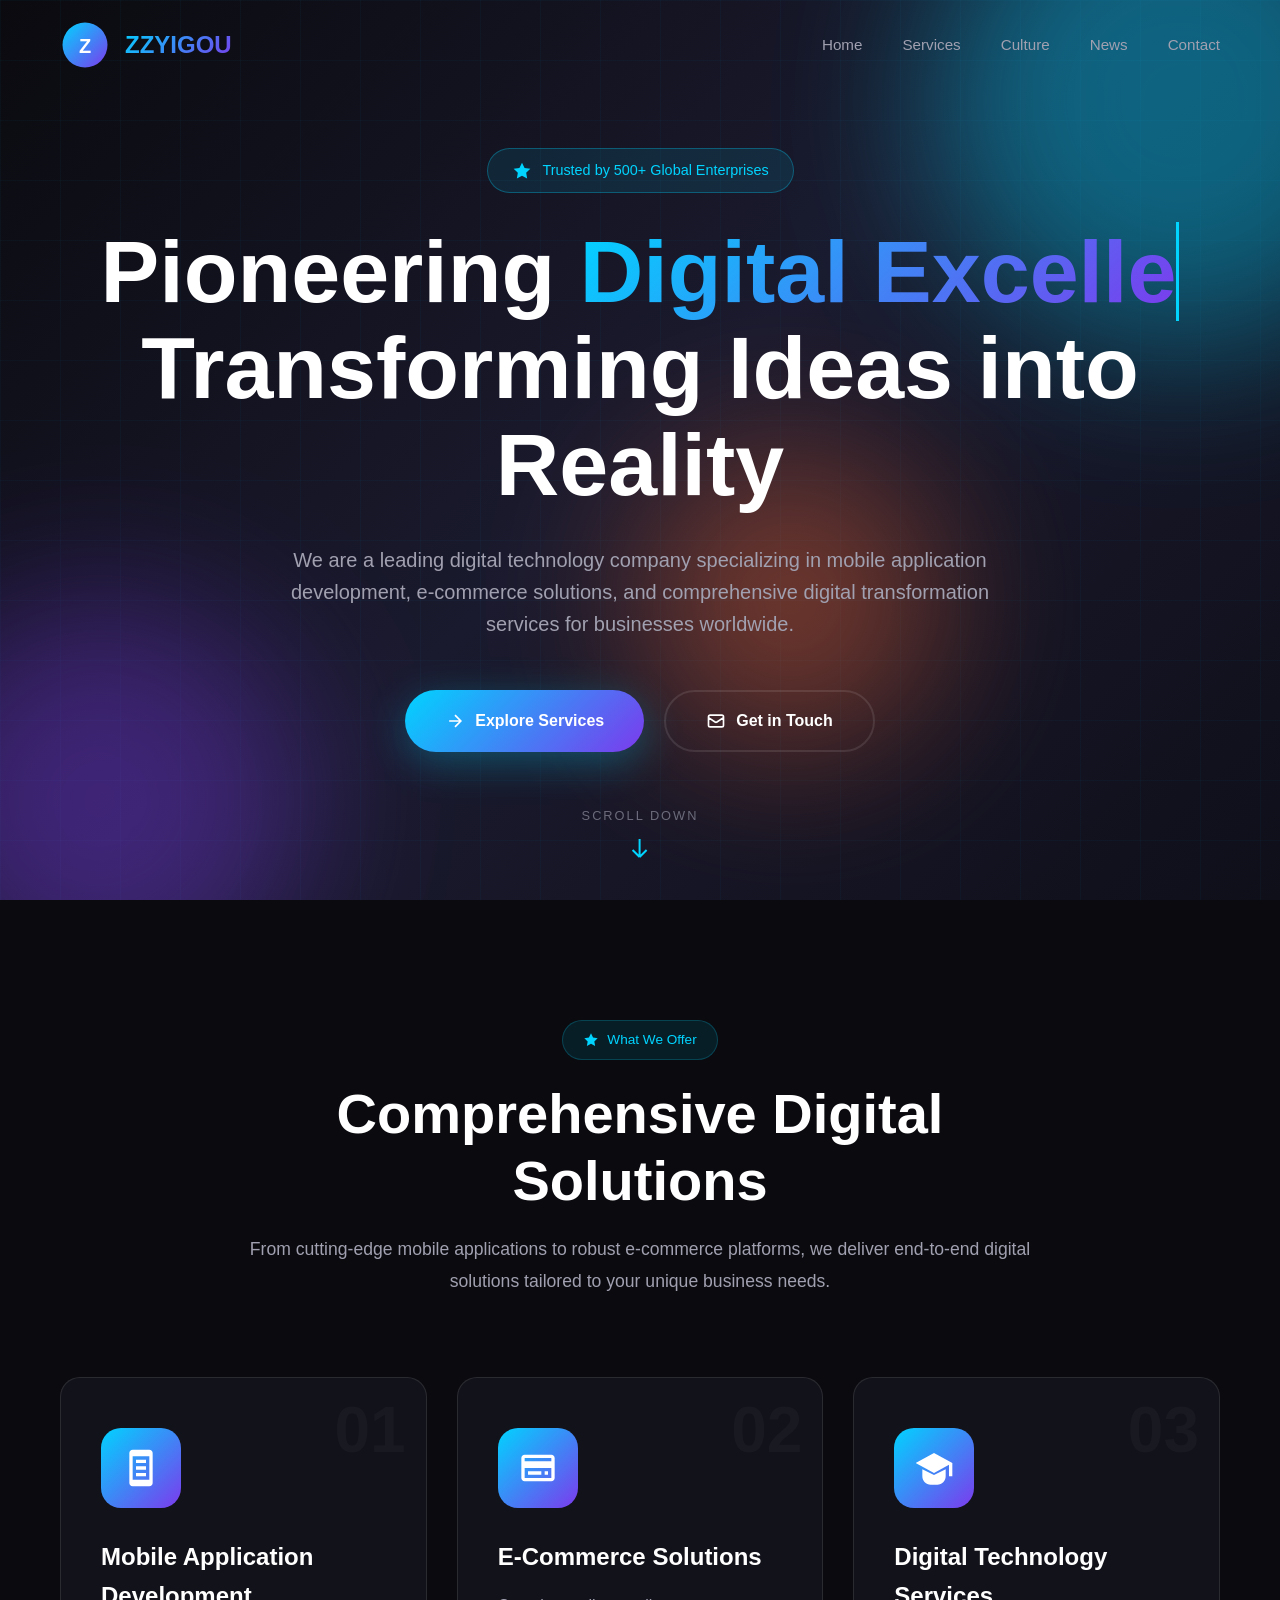
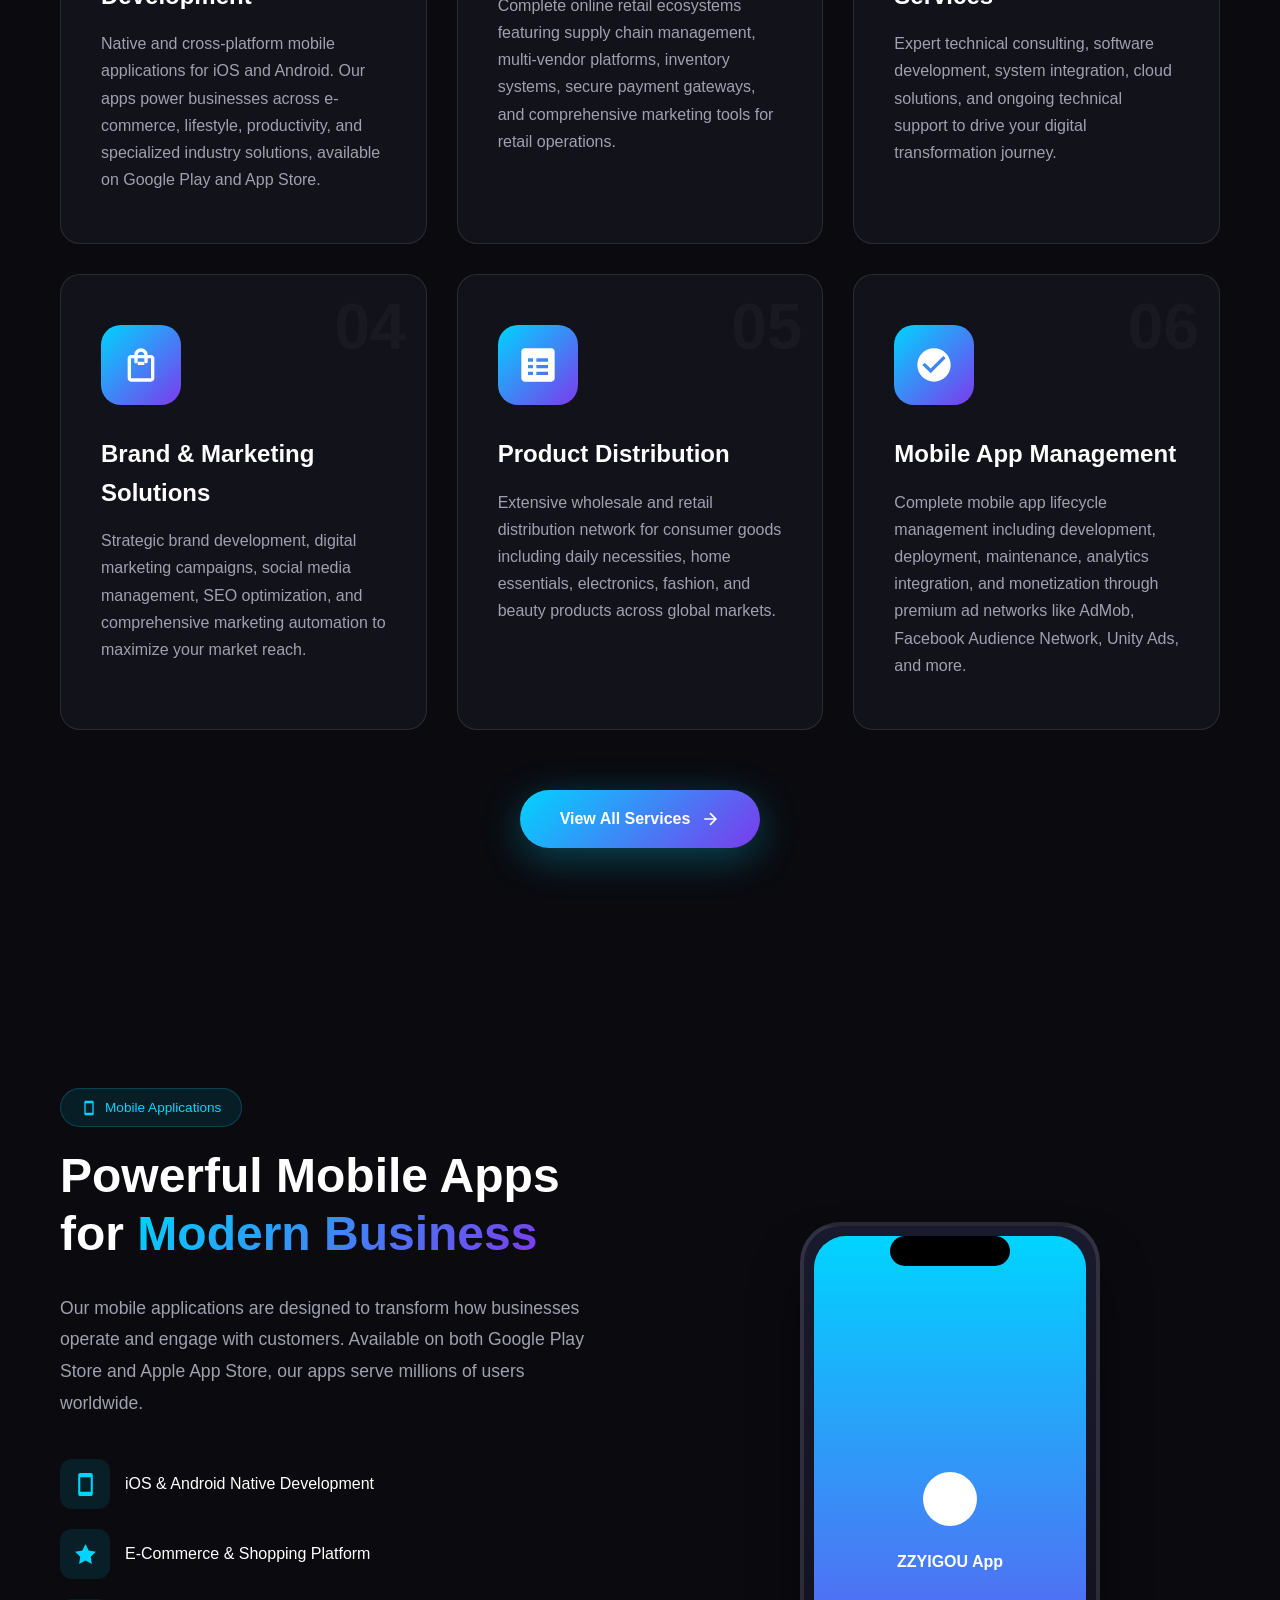
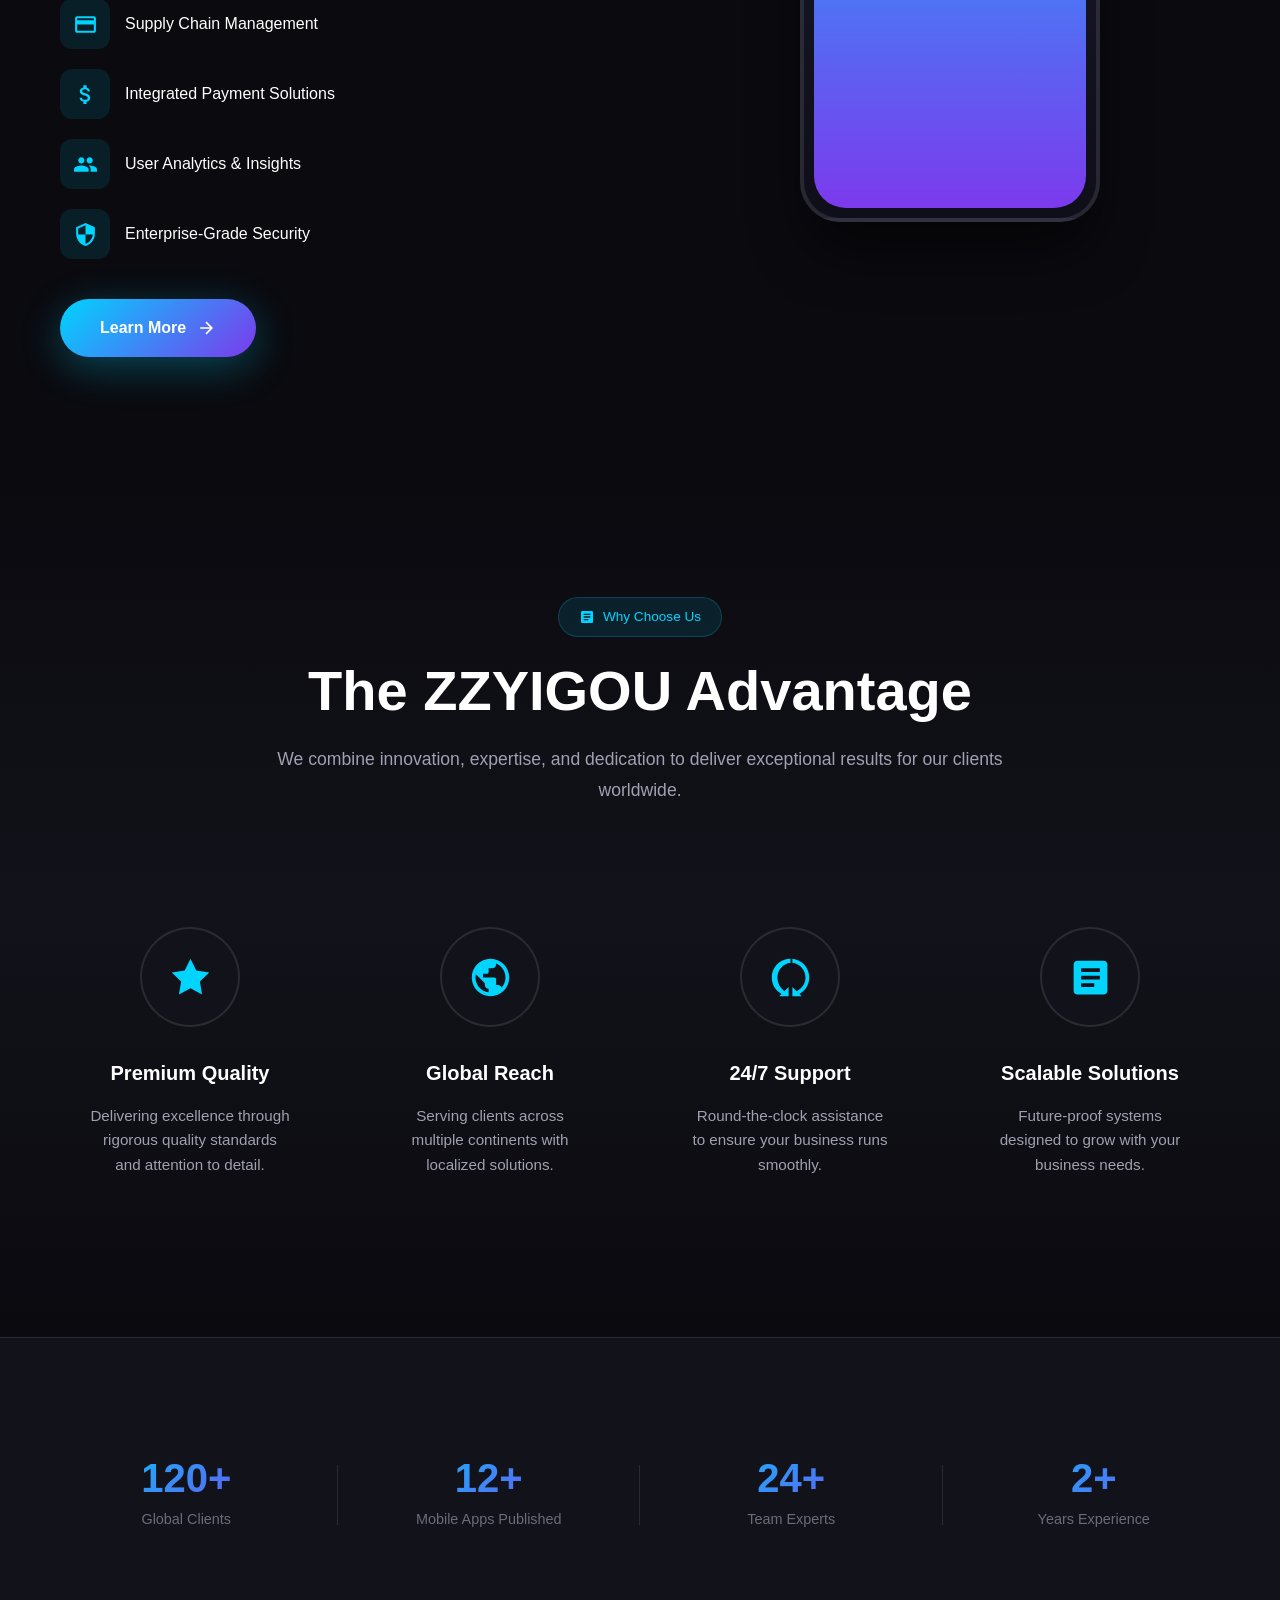
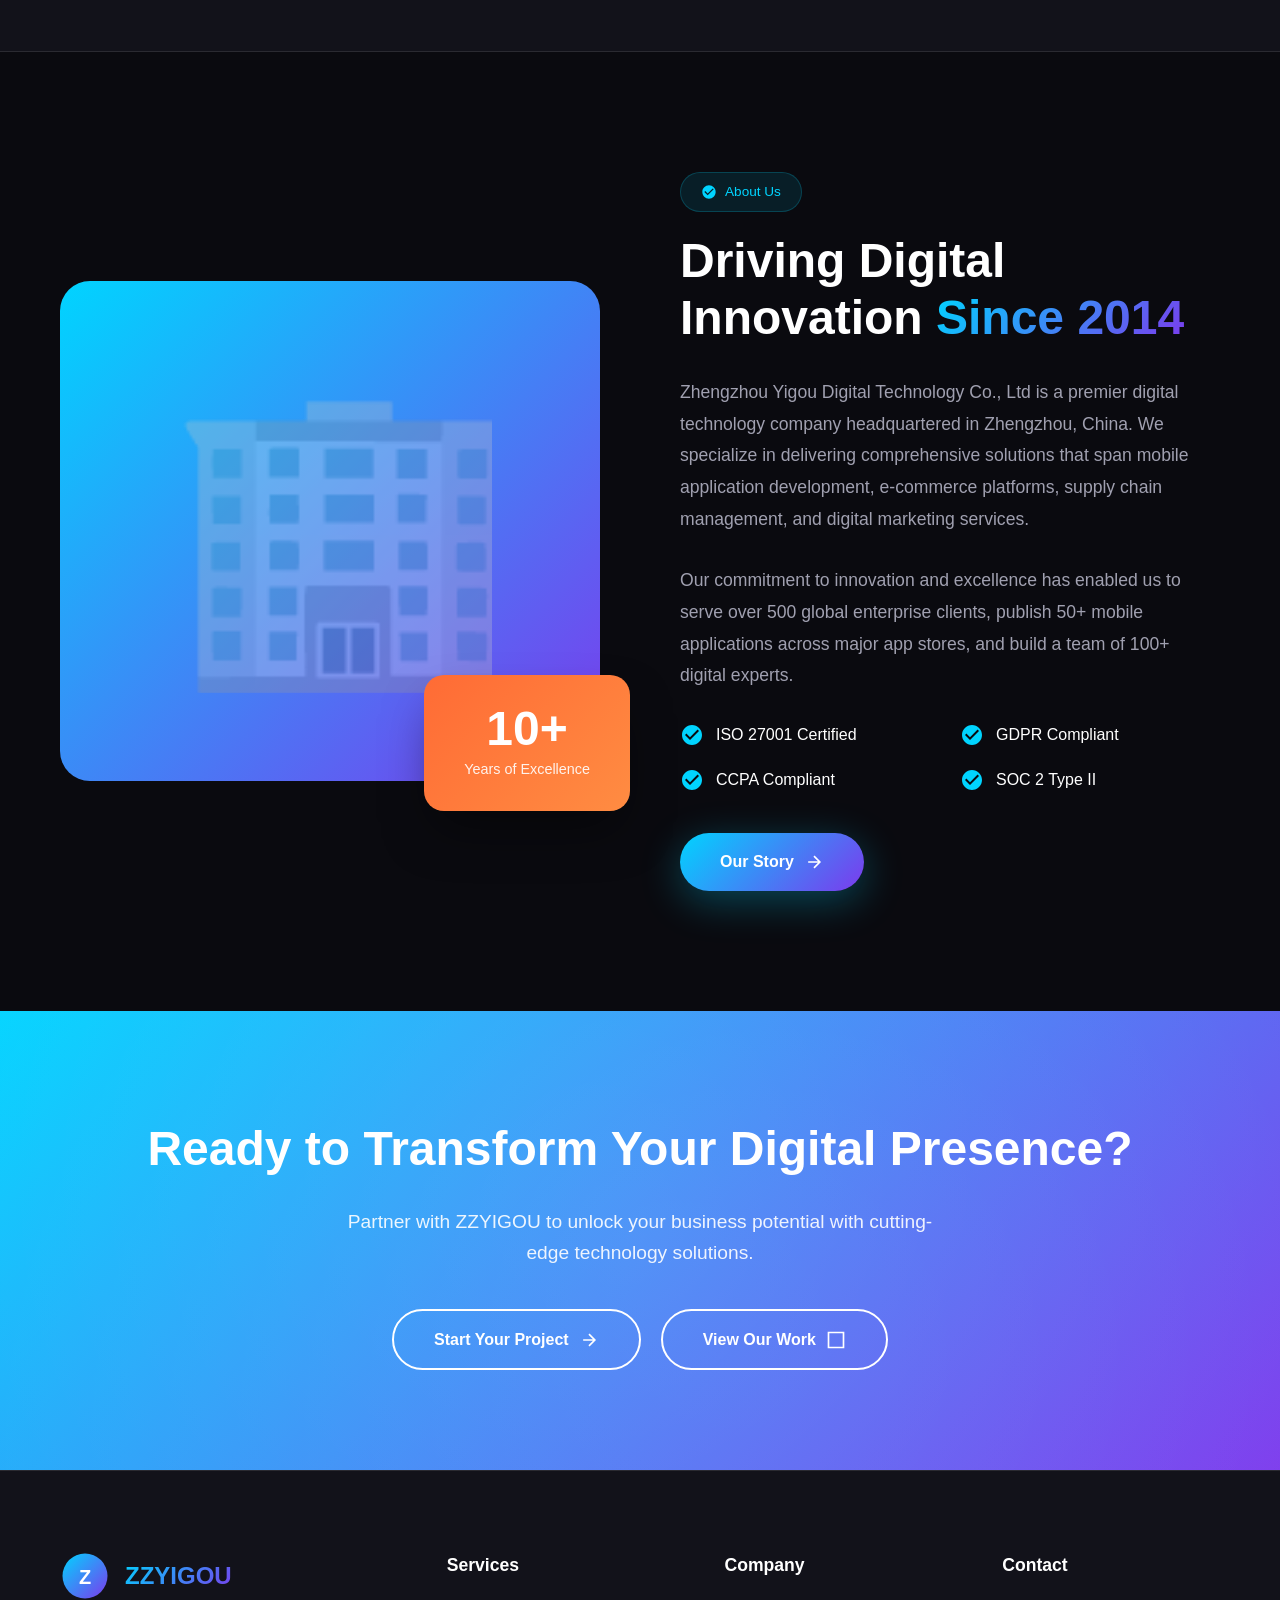
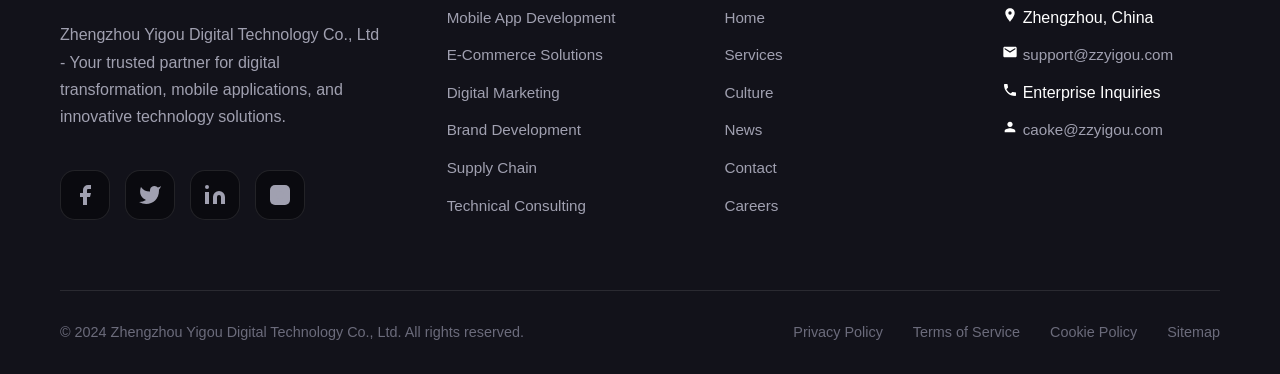
<file: index.html>
<!DOCTYPE html>
<html lang="en">
<head>
    <meta charset="UTF-8">
    <meta name="viewport" content="width=device-width, initial-scale=1.0">
    <meta http-equiv="X-UA-Compatible" content="IE=edge">
    <meta name="description" content="Zhengzhou Yigou Digital Technology Co., Ltd - Leading provider of digital technology solutions, mobile applications, and e-commerce services. Innovating the future of digital business.">
    <meta name="keywords" content="digital technology, mobile app development, e-commerce, supply chain management, marketing solutions, brand promotion, software development, internet services">
    <meta name="author" content="Zhengzhou Yigou Digital Technology Co., Ltd">
    <meta name="robots" content="index, follow">
    <meta name="googlebot" content="index, follow">
    <meta name="revisit-after" content="7 days">
    <meta name="language" content="English">
    <meta name="distribution" content="global">
    
    <!-- Open Graph / Facebook -->
    <meta property="og:type" content="website">
    <meta property="og:url" content="https://zzyigou.com/">
    <meta property="og:title" content="ZZYIGOU - Digital Technology & Innovation">
    <meta property="og:description" content="Leading provider of digital technology solutions, mobile applications, and e-commerce services.">
    <meta property="og:image" content="https://zzyigou.com/images/og-image.png">
    
    <!-- Twitter -->
    <meta name="twitter:card" content="summary_large_image">
    <meta name="twitter:url" content="https://zzyigou.com/">
    <meta name="twitter:title" content="ZZYIGOU - Digital Technology & Innovation">
    <meta name="twitter:description" content="Leading provider of digital technology solutions, mobile applications, and e-commerce services.">
    <meta name="twitter:image" content="https://zzyigou.com/images/og-image.png">
    
    <!-- Canonical URL -->
    <link rel="canonical" href="https://zzyigou.com/">
    
    <title>ZZYIGOU - Digital Technology & Innovation</title>
    
    <!-- Favicon -->
    <link rel="icon" type="image/svg+xml" href="data:image/svg+xml,%3Csvg xmlns='http://www.w3.org/2000/svg' viewBox='0 0 100 100'%3E%3Ccircle cx='50' cy='50' r='45' fill='%2300d4ff'/%3E%3Ctext x='50' y='65' font-family='Arial' font-size='40' font-weight='bold' fill='white' text-anchor='middle'%3EZ%3C/text%3E%3C/svg%3E">
    
    <!-- Stylesheets -->
    <link rel="stylesheet" href="css/style.css">
    
    <!-- Structured Data -->
    <script type="application/ld+json">
    {
        "@context": "https://schema.org",
        "@type": "Organization",
        "name": "Zhengzhou Yigou Digital Technology Co., Ltd",
        "url": "https://zzyigou.com",
        "logo": "https://zzyigou.com/images/logo.svg",
        "description": "Leading provider of digital technology solutions, mobile applications, and e-commerce services.",
        "address": {
            "@type": "PostalAddress",
            "streetAddress": "No. 25020, 25th Floor, Unit A, Building 11, Zhonghe Rongdao International, Northwest Corner of Zhongzhou Avenue and North Third Ring Road In",
            "addressLocality": "Zhengzhou",
            "addressCountry": "CN"
        },
        "contactPoint": {
            "@type": "ContactPoint",
            "email": "support@zzyigou.com",
            "contactType": "customer service"
        }
    }
    </script>
</head>
<body>
    <!-- Preloader -->
    <div class="preloader">
        <div class="loader"></div>
    </div>

    <!-- Navigation -->
    <nav class="navbar" role="navigation" aria-label="Main navigation">
        <a href="index.html" class="logo" aria-label="ZZYIGOU Home">
            <svg viewBox="0 0 100 100" width="50" height="50">
                <defs>
                    <linearGradient id="logoGrad" x1="0%" y1="0%" x2="100%" y2="100%">
                        <stop offset="0%" style="stop-color:#00d4ff"/>
                        <stop offset="100%" style="stop-color:#7c3aed"/>
                    </linearGradient>
                </defs>
                <circle cx="50" cy="50" r="45" fill="url(#logoGrad)"/>
                <text x="50" y="65" font-family="Arial, sans-serif" font-size="40" font-weight="bold" fill="white" text-anchor="middle">Z</text>
            </svg>
            <span class="logo-text">ZZYIGOU</span>
        </a>
        
        <ul class="nav-links">
            <li><a href="index.html" class="active">Home</a></li>
            <li><a href="services.html">Services</a></li>
            <li><a href="culture.html">Culture</a></li>
            <li><a href="news.html">News</a></li>
            <li><a href="contact.html">Contact</a></li>
        </ul>
        
        <div class="mobile-toggle" aria-label="Toggle menu" role="button" tabindex="0">
            <span></span>
            <span></span>
            <span></span>
        </div>
    </nav>

    <!-- Hero Section -->
    <section class="hero" id="home">
        <div class="hero-bg">
            <div class="grid-pattern"></div>
            <div class="floating-orb orb-1"></div>
            <div class="floating-orb orb-2"></div>
            <div class="floating-orb orb-3"></div>
        </div>
        
        <div class="hero-content">
            <div class="hero-badge">
                <svg viewBox="0 0 24 24" fill="currentColor">
                    <path d="M12 2L15.09 8.26L22 9.27L17 14.14L18.18 21.02L12 17.77L5.82 21.02L7 14.14L2 9.27L8.91 8.26L12 2Z"/>
                </svg>
                <span>Trusted by 500+ Global Enterprises</span>
            </div>
            
            <h1 class="hero-title">
                Pioneering <span class="gradient-text">Digital Excellence</span><br>
                Transforming Ideas into Reality
            </h1>
            
            <p class="hero-subtitle">
                We are a leading digital technology company specializing in mobile application development, 
                e-commerce solutions, and comprehensive digital transformation services for businesses worldwide.
            </p>
            
            <div class="hero-buttons">
                <a href="services.html" class="btn btn-primary">
                    <svg viewBox="0 0 24 24" fill="none" stroke="currentColor" stroke-width="2">
                        <path d="M5 12h14M12 5l7 7-7 7"/>
                    </svg>
                    Explore Services
                </a>
                <a href="contact.html" class="btn btn-secondary">
                    <svg viewBox="0 0 24 24" fill="none" stroke="currentColor" stroke-width="2">
                        <path d="M3 8l7.89 5.26a2 2 0 002.22 0L21 8M5 19h14a2 2 0 002-2V7a2 2 0 00-2-2H5a2 2 0 00-2 2v10a2 2 0 002 2z"/>
                    </svg>
                    Get in Touch
                </a>
            </div>
        </div>
        
        <div class="scroll-indicator">
            <span>Scroll Down</span>
            <svg viewBox="0 0 24 24" fill="none" stroke="currentColor" stroke-width="2">
                <path d="M19 14l-7 7m0 0l-7-7m7 7V3"/>
            </svg>
        </div>
    </section>

    <!-- Services Preview -->
    <section class="section services" id="services">
        <div class="section-header">
            <span class="section-badge">
                <svg viewBox="0 0 24 24" width="16" height="16" fill="currentColor">
                    <path d="M12 2L15.09 8.26L22 9.27L17 14.14L18.18 21.02L12 17.77L5.82 21.02L7 14.14L2 9.27L8.91 8.26L12 2Z"/>
                </svg>
                What We Offer
            </span>
            <h2 class="section-title">Comprehensive Digital Solutions</h2>
            <p class="section-description">
                From cutting-edge mobile applications to robust e-commerce platforms, we deliver end-to-end 
                digital solutions tailored to your unique business needs.
            </p>
        </div>
        
        <div class="services-grid">
            <article class="service-card">
                <span class="service-number">01</span>
                <div class="service-icon">
                    <svg viewBox="0 0 24 24">
                        <path d="M17 1.01L7 1c-1.1 0-2 .9-2 2v18c0 1.1.9 2 2 2h10c1.1 0 2-.9 2-2V3c0-1.1-.9-1.99-2-1.99zM17 19H7V5h10v14z"/>
                        <path d="M9 7h6v2H9zm0 4h6v2H9zm0 4h6v2H9z"/>
                    </svg>
                </div>
                <h3>Mobile Application Development</h3>
                <p>
                    Native and cross-platform mobile applications for iOS and Android. Our apps power businesses 
                    across e-commerce, lifestyle, productivity, and specialized industry solutions, available on Google Play and App Store.
                </p>
            </article>
            
            <article class="service-card">
                <span class="service-number">02</span>
                <div class="service-icon">
                    <svg viewBox="0 0 24 24">
                        <path d="M20 4H4c-1.11 0-1.99.89-1.99 2L2 18c0 1.11.89 2 2 2h16c1.11 0 2-.89 2-2V6c0-1.11-.89-2-2-2zm0 14H4v-6h16v6zm0-10H4V6h16v2z"/>
                        <path d="M6 10h2v2H6zm0 4h8v2H6zm10 0h2v2h-2zm-6-4h8v2h-8z"/>
                    </svg>
                </div>
                <h3>E-Commerce Solutions</h3>
                <p>
                    Complete online retail ecosystems featuring supply chain management, multi-vendor platforms, 
                    inventory systems, secure payment gateways, and comprehensive marketing tools for retail operations.
                </p>
            </article>
            
            <article class="service-card">
                <span class="service-number">03</span>
                <div class="service-icon">
                    <svg viewBox="0 0 24 24">
                        <path d="M12 3L1 9l11 6 9-4.91V17h2V9L12 3z"/>
                        <path d="M12 16.27L5 12.77V17c0 2.76 2.24 5 5 5h4c2.76 0 5-2.24 5-5v-4.23L12 16.27z"/>
                    </svg>
                </div>
                <h3>Digital Technology Services</h3>
                <p>
                    Expert technical consulting, software development, system integration, cloud solutions, 
                    and ongoing technical support to drive your digital transformation journey.
                </p>
            </article>
            
            <article class="service-card">
                <span class="service-number">04</span>
                <div class="service-icon">
                    <svg viewBox="0 0 24 24">
                        <path d="M18 6h-2c0-2.21-1.79-4-4-4S8 3.79 8 6H6c-1.1 0-2 .9-2 2v12c0 1.1.9 2 2 2h12c1.1 0 2-.9 2-2V8c0-1.1-.9-2-2-2zm-6-2c1.1 0 2 .9 2 2h-4c0-1.1.9-2 2-2zm6 16H6V8h2v2c0 .55.45 1 1 1s1-.45 1-1V8h4v2c0 .55.45 1 1 1s1-.45 1-1V8h2v12z"/>
                        <path d="M10 10h4v2h-4z"/>
                    </svg>
                </div>
                <h3>Brand & Marketing Solutions</h3>
                <p>
                    Strategic brand development, digital marketing campaigns, social media management, 
                    SEO optimization, and comprehensive marketing automation to maximize your market reach.
                </p>
            </article>
            
            <article class="service-card">
                <span class="service-number">05</span>
                <div class="service-icon">
                    <svg viewBox="0 0 24 24">
                        <path d="M20 2H4c-1.1 0-2 .9-2 2v16c0 1.1.9 2 2 2h16c1.1 0 2-.9 2-2V4c0-1.1-.9-2-2-2zM9 18H6v-2h3v2zm0-4H6v-2h3v2zm0-4H6V8h3v2zm9 8h-7v-2h7v2zm0-4h-7v-2h7v2zm0-4h-7V8h7v2z"/>
                    </svg>
                </div>
                <h3>Product Distribution</h3>
                <p>
                    Extensive wholesale and retail distribution network for consumer goods including daily necessities, 
                    home essentials, electronics, fashion, and beauty products across global markets.
                </p>
            </article>
            
            <article class="service-card">
                <span class="service-number">06</span>
                <div class="service-icon">
                    <svg viewBox="0 0 24 24">
                        <path d="M12 2C6.48 2 2 6.48 2 12s4.48 10 10 10 10-4.48 10-10S17.52 2 12 2zm-2 15l-5-5 1.41-1.41L10 14.17l7.59-7.59L19 8l-9 9z"/>
                    </svg>
                </div>
                <h3>Mobile App Management</h3>
                <p>
                    Complete mobile app lifecycle management including development, deployment, maintenance, 
                    analytics integration, and monetization through premium ad networks like AdMob, Facebook Audience Network, Unity Ads, and more.
                </p>
            </article>
        </div>
        
        <div style="text-align: center; margin-top: 60px;">
            <a href="services.html" class="btn btn-primary">
                View All Services
                <svg viewBox="0 0 24 24" fill="none" stroke="currentColor" stroke-width="2" width="20" height="20">
                    <path d="M5 12h14M12 5l7 7-7 7"/>
                </svg>
            </a>
        </div>
    </section>

    <!-- App Showcase -->
    <section class="section app-showcase">
        <div class="container">
            <div class="app-content">
                <span class="section-badge">
                    <svg viewBox="0 0 24 24" width="16" height="16" fill="currentColor">
                        <path d="M17 1.01L7 1c-1.1 0-2 .9-2 2v18c0 1.1.9 2 2 2h10c1.1 0 2-.9 2-2V3c0-1.1-.9-1.99-2-1.99zM17 19H7V5h10v14z"/>
                    </svg>
                    Mobile Applications
                </span>
                <h2>Powerful Mobile Apps for <span class="text-gradient">Modern Business</span></h2>
                <p>
                    Our mobile applications are designed to transform how businesses operate and engage with customers. 
                    Available on both Google Play Store and Apple App Store, our apps serve millions of users worldwide.
                </p>
                
                <div class="app-features">
                    <div class="app-feature">
                        <div class="app-feature-icon">
                            <svg viewBox="0 0 24 24">
                                <path d="M17 1.01L7 1c-1.1 0-2 .9-2 2v18c0 1.1.9 2 2 2h10c1.1 0 2-.9 2-2V3c0-1.1-.9-1.99-2-1.99zM17 19H7V5h10v14z"/>
                            </svg>
                        </div>
                        <span>iOS & Android Native Development</span>
                    </div>
                    <div class="app-feature">
                        <div class="app-feature-icon">
                            <svg viewBox="0 0 24 24">
                                <path d="M12 2L15.09 8.26L22 9.27L17 14.14L18.18 21.02L12 17.77L5.82 21.02L7 14.14L2 9.27L8.91 8.26L12 2Z"/>
                            </svg>
                        </div>
                        <span>E-Commerce & Shopping Platform</span>
                    </div>
                    <div class="app-feature">
                        <div class="app-feature-icon">
                            <svg viewBox="0 0 24 24">
                                <path d="M20 4H4c-1.11 0-1.99.89-1.99 2L2 18c0 1.11.89 2 2 2h16c1.11 0 2-.89 2-2V6c0-1.11-.89-2-2-2zm0 14H4v-6h16v6zm0-10H4V6h16v2z"/>
                            </svg>
                        </div>
                        <span>Supply Chain Management</span>
                    </div>
                    <div class="app-feature">
                        <div class="app-feature-icon">
                            <svg viewBox="0 0 24 24">
                                <path d="M11.8 10.9c-2.27-.59-3-1.2-3-2.15 0-1.09 1.01-1.85 2.7-1.85 1.78 0 2.44.85 2.5 2.1h2.21c-.07-1.72-1.12-3.3-3.21-3.81V3h-3v2.16c-1.94.42-3.5 1.68-3.5 3.61 0 2.31 1.91 3.46 4.7 4.13 2.5.6 3 1.48 3 2.41 0 .69-.49 1.79-2.7 1.79-2.06 0-2.87-.92-2.98-2.1h-2.2c.12 2.19 1.76 3.42 3.68 3.83V21h3v-2.15c1.95-.37 3.5-1.5 3.5-3.55 0-2.84-2.43-3.81-4.7-4.4z"/>
                            </svg>
                        </div>
                        <span>Integrated Payment Solutions</span>
                    </div>
                    <div class="app-feature">
                        <div class="app-feature-icon">
                            <svg viewBox="0 0 24 24">
                                <path d="M16 11c1.66 0 2.99-1.34 2.99-3S17.66 5 16 5c-1.66 0-3 1.34-3 3s1.34 3 3 3zm-8 0c1.66 0 2.99-1.34 2.99-3S9.66 5 8 5C6.34 5 5 6.34 5 8s1.34 3 3 3zm0 2c-2.33 0-7 1.17-7 3.5V19h14v-2.5c0-2.33-4.67-3.5-7-3.5zm8 0c-.29 0-.62.02-.97.05 1.16.84 1.97 1.97 1.97 3.45V19h6v-2.5c0-2.33-4.67-3.5-7-3.5z"/>
                            </svg>
                        </div>
                        <span>User Analytics & Insights</span>
                    </div>
                    <div class="app-feature">
                        <div class="app-feature-icon">
                            <svg viewBox="0 0 24 24">
                                <path d="M12 1L3 5v6c0 5.55 3.84 10.74 9 12 5.16-1.26 9-6.45 9-12V5l-9-4zm0 10.99h7c-.53 4.12-3.28 7.79-7 8.94V12H5V6.3l7-3.11v8.8z"/>
                            </svg>
                        </div>
                        <span>Enterprise-Grade Security</span>
                    </div>
                </div>
                
                <a href="services.html" class="btn btn-primary">
                    Learn More
                    <svg viewBox="0 0 24 24" fill="none" stroke="currentColor" stroke-width="2" width="20" height="20">
                        <path d="M5 12h14M12 5l7 7-7 7"/>
                    </svg>
                </a>
            </div>
            
            <div class="app-mockup">
                <div class="glow-effect"></div>
                <div class="phone-mockup">
                    <div class="phone-notch"></div>
                    <div class="phone-screen">
                        <svg viewBox="0 0 100 100" width="60" height="60" fill="white">
                            <circle cx="50" cy="50" r="45"/>
                            <text x="50" y="65" font-family="Arial" font-size="40" font-weight="bold" text-anchor="middle">Z</text>
                        </svg>
                        <span style="margin-top: 20px; font-size: 1rem;">ZZYIGOU App</span>
                    </div>
                </div>
            </div>
        </div>
    </section>

    <!-- Features -->
    <section class="section features">
        <div class="section-header">
            <span class="section-badge">
                <svg viewBox="0 0 24 24" width="16" height="16" fill="currentColor">
                    <path d="M19 3H5c-1.1 0-2 .9-2 2v14c0 1.1.9 2 2 2h14c1.1 0 2-.9 2-2V5c0-1.1-.9-2-2-2zm-5 14H7v-2h7v2zm3-4H7v-2h10v2zm0-4H7V7h10v2z"/>
                </svg>
                Why Choose Us
            </span>
            <h2 class="section-title">The ZZYIGOU Advantage</h2>
            <p class="section-description">
                We combine innovation, expertise, and dedication to deliver exceptional results for our clients worldwide.
            </p>
        </div>
        
        <div class="features-grid">
            <div class="feature-item">
                <div class="feature-icon">
                    <svg viewBox="0 0 24 24">
                        <path d="M12 2L15.09 8.26L22 9.27L17 14.14L18.18 21.02L12 17.77L5.82 21.02L7 14.14L2 9.27L8.91 8.26L12 2Z"/>
                    </svg>
                </div>
                <h4>Premium Quality</h4>
                <p>Delivering excellence through rigorous quality standards and attention to detail.</p>
            </div>
            
            <div class="feature-item">
                <div class="feature-icon">
                    <svg viewBox="0 0 24 24">
                        <path d="M12 2C6.48 2 2 6.48 2 12s4.48 10 10 10 10-4.48 10-10S17.52 2 12 2zm-1 17.93c-3.95-.49-7-3.85-7-7.93 0-.62.08-1.21.21-1.79L9 15v1c0 1.1.9 2 2 2v1.93zm6.9-2.54c-.26-.81-1-1.39-1.9-1.39h-1v-3c0-.55-.45-1-1-1H8v-2h2c.55 0 1-.45 1-1V7h2c1.1 0 2-.9 2-2v-.41c2.93 1.19 5 4.06 5 7.41 0 2.08-.8 3.97-2.1 5.39z"/>
                    </svg>
                </div>
                <h4>Global Reach</h4>
                <p>Serving clients across multiple continents with localized solutions.</p>
            </div>
            
            <div class="feature-item">
                <div class="feature-icon">
                    <svg viewBox="0 0 24 24">
                        <path d="M13 2.05v2.02c3.95.49 7 3.85 7 7.93 0 3.21-1.92 6-4.72 7.28L13 17v5h5l-1.22-1.22C19.91 19.07 22 15.76 22 12c0-5.18-3.95-9.45-9-9.95zM11 2.05C5.94 2.55 2 6.81 2 12c0 3.76 2.09 7.07 5.22 8.78L6 22h5v-5l-2.28 2.28C6.92 18 5 15.21 5 12c0-4.08 3.05-7.44 7-7.93V2.05z"/>
                    </svg>
                </div>
                <h4>24/7 Support</h4>
                <p>Round-the-clock assistance to ensure your business runs smoothly.</p>
            </div>
            
            <div class="feature-item">
                <div class="feature-icon">
                    <svg viewBox="0 0 24 24">
                        <path d="M19 3H5c-1.1 0-2 .9-2 2v14c0 1.1.9 2 2 2h14c1.1 0 2-.9 2-2V5c0-1.1-.9-2-2-2zm-5 14H7v-2h7v2zm3-4H7v-2h10v2zm0-4H7V7h10v2z"/>
                    </svg>
                </div>
                <h4>Scalable Solutions</h4>
                <p>Future-proof systems designed to grow with your business needs.</p>
            </div>
        </div>
    </section>

    <!-- Stats -->
    <section class="section stats">
        <div class="stats-grid">
            <div class="stat-item">
                <div class="stat-number" data-target="500">500+</div>
                <div class="stat-label">Global Clients</div>
            </div>
            <div class="stat-item">
                <div class="stat-number" data-target="50">50+</div>
                <div class="stat-label">Mobile Apps Published</div>
            </div>
            <div class="stat-item">
                <div class="stat-number" data-target="100">100+</div>
                <div class="stat-label">Team Experts</div>
            </div>
            <div class="stat-item">
                <div class="stat-number" data-target="10">10+</div>
                <div class="stat-label">Years Experience</div>
            </div>
        </div>
    </section>

    <!-- About Preview -->
    <section class="section about">
        <div class="about-grid">
            <div class="about-image">
                <div class="about-img">
                    <!-- Image placeholder with gradient -->
                </div>
                <div class="experience-badge">
                    <span>10+</span>
                    <p>Years of Excellence</p>
                </div>
            </div>
            
            <div class="about-content">
                <span class="section-badge">
                    <svg viewBox="0 0 24 24" width="16" height="16" fill="currentColor">
                        <path d="M12 2C6.48 2 2 6.48 2 12s4.48 10 10 10 10-4.48 10-10S17.52 2 12 2zm-2 15l-5-5 1.41-1.41L10 14.17l7.59-7.59L19 8l-9 9z"/>
                    </svg>
                    About Us
                </span>
                <h2>Driving Digital Innovation <span class="text-gradient">Since 2014</span></h2>
                <p>
                    Zhengzhou Yigou Digital Technology Co., Ltd is a premier digital technology company headquartered 
                    in Zhengzhou, China. We specialize in delivering comprehensive solutions that span mobile application 
                    development, e-commerce platforms, supply chain management, and digital marketing services.
                </p>
                <p>
                    Our commitment to innovation and excellence has enabled us to serve over 500 global enterprise clients, 
                    publish 50+ mobile applications across major app stores, and build a team of 100+ digital experts.
                </p>
                
                <div class="about-list">
                    <div class="about-list-item">
                        <svg viewBox="0 0 24 24">
                            <path d="M12 2C6.48 2 2 6.48 2 12s4.48 10 10 10 10-4.48 10-10S17.52 2 12 2zm-2 15l-5-5 1.41-1.41L10 14.17l7.59-7.59L19 8l-9 9z"/>
                        </svg>
                        <span>ISO 27001 Certified</span>
                    </div>
                    <div class="about-list-item">
                        <svg viewBox="0 0 24 24">
                            <path d="M12 2C6.48 2 2 6.48 2 12s4.48 10 10 10 10-4.48 10-10S17.52 2 12 2zm-2 15l-5-5 1.41-1.41L10 14.17l7.59-7.59L19 8l-9 9z"/>
                        </svg>
                        <span>GDPR Compliant</span>
                    </div>
                    <div class="about-list-item">
                        <svg viewBox="0 0 24 24">
                            <path d="M12 2C6.48 2 2 6.48 2 12s4.48 10 10 10 10-4.48 10-10S17.52 2 12 2zm-2 15l-5-5 1.41-1.41L10 14.17l7.59-7.59L19 8l-9 9z"/>
                        </svg>
                        <span>CCPA Compliant</span>
                    </div>
                    <div class="about-list-item">
                        <svg viewBox="0 0 24 24">
                            <path d="M12 2C6.48 2 2 6.48 2 12s4.48 10 10 10 10-4.48 10-10S17.52 2 12 2zm-2 15l-5-5 1.41-1.41L10 14.17l7.59-7.59L19 8l-9 9z"/>
                        </svg>
                        <span>SOC 2 Type II</span>
                    </div>
                </div>
                
                <a href="culture.html" class="btn btn-primary">
                    Our Story
                    <svg viewBox="0 0 24 24" fill="none" stroke="currentColor" stroke-width="2" width="20" height="20">
                        <path d="M5 12h14M12 5l7 7-7 7"/>
                    </svg>
                </a>
            </div>
        </div>
    </section>

    <!-- CTA Section -->
    <section class="cta">
        <div class="cta-content">
            <h2>Ready to Transform Your Digital Presence?</h2>
            <p>Partner with ZZYIGOU to unlock your business potential with cutting-edge technology solutions.</p>
            <div style="display: flex; gap: 20px; justify-content: center; flex-wrap: wrap;">
                <a href="contact.html" class="btn btn-secondary">
                    Start Your Project
                    <svg viewBox="0 0 24 24" fill="none" stroke="currentColor" stroke-width="2" width="20" height="20">
                        <path d="M5 12h14M12 5l7 7-7 7"/>
                    </svg>
                </a>
                <a href="services.html" class="btn btn-secondary">
                    View Our Work
                    <svg viewBox="0 0 24 24" fill="none" stroke="currentColor" stroke-width="2" width="20" height="20">
                        <path d="M3 3h18v18H3z"/>
                    </svg>
                </a>
            </div>
        </div>
    </section>

    <!-- Footer -->
    <footer class="footer">
        <div class="footer-grid">
            <div class="footer-brand">
                <div class="footer-logo">
                    <svg viewBox="0 0 100 100" width="50" height="50">
                        <defs>
                            <linearGradient id="footerLogoGrad" x1="0%" y1="0%" x2="100%" y2="100%">
                                <stop offset="0%" style="stop-color:#00d4ff"/>
                                <stop offset="100%" style="stop-color:#7c3aed"/>
                            </linearGradient>
                        </defs>
                        <circle cx="50" cy="50" r="45" fill="url(#footerLogoGrad)"/>
                        <text x="50" y="65" font-family="Arial, sans-serif" font-size="40" font-weight="bold" fill="white" text-anchor="middle">Z</text>
                    </svg>
                    <span>ZZYIGOU</span>
                </div>
                <p>
                    Zhengzhou Yigou Digital Technology Co., Ltd - Your trusted partner for digital transformation, 
                    mobile applications, and innovative technology solutions.
                </p>
                <div class="contact-social">
                    <a href="#" aria-label="Facebook">
                        <svg viewBox="0 0 24 24">
                            <path d="M18 2h-3a5 5 0 00-5 5v3H7v4h3v8h4v-8h3l1-4h-4V7a1 1 0 011-1h3z"/>
                        </svg>
                    </a>
                    <a href="#" aria-label="Twitter">
                        <svg viewBox="0 0 24 24">
                            <path d="M23 3a10.9 10.9 0 01-3.14 1.53 4.48 4.48 0 00-7.86 3v1A10.66 10.66 0 013 4s-4 9 5 13a11.64 11.64 0 01-7 2c9 5 20 0 20-11.5a4.5 4.5 0 00-.08-.83A7.72 7.72 0 0023 3z"/>
                        </svg>
                    </a>
                    <a href="#" aria-label="LinkedIn">
                        <svg viewBox="0 0 24 24">
                            <path d="M16 8a6 6 0 016 6v7h-4v-7a2 2 0 00-2-2 2 2 0 00-2 2v7h-4v-7a6 6 0 016-6zM2 9h4v12H2zM4 2a2 2 0 110 4 2 2 0 010-4z"/>
                        </svg>
                    </a>
                    <a href="#" aria-label="Instagram">
                        <svg viewBox="0 0 24 24">
                            <rect x="2" y="2" width="20" height="20" rx="5" ry="5"/>
                            <path d="M16 11.37A4 4 0 1112.63 8 4 4 0 0116 11.37zM17.5 6.5h.01"/>
                        </svg>
                    </a>
                </div>
            </div>
            
            <div class="footer-column">
                <h4>Services</h4>
                <ul class="footer-links">
                    <li><a href="services.html">Mobile App Development</a></li>
                    <li><a href="services.html">E-Commerce Solutions</a></li>
                    <li><a href="services.html">Digital Marketing</a></li>
                    <li><a href="services.html">Brand Development</a></li>
                    <li><a href="services.html">Supply Chain</a></li>
                    <li><a href="services.html">Technical Consulting</a></li>
                </ul>
            </div>
            
            <div class="footer-column">
                <h4>Company</h4>
                <ul class="footer-links">
                    <li><a href="index.html">Home</a></li>
                    <li><a href="services.html">Services</a></li>
                    <li><a href="culture.html">Culture</a></li>
                    <li><a href="news.html">News</a></li>
                    <li><a href="contact.html">Contact</a></li>
                    <li><a href="contact.html">Careers</a></li>
                </ul>
            </div>
            
            <div class="footer-column">
                <h4>Contact</h4>
                <ul class="footer-links">
                    <li>
                        <svg viewBox="0 0 24 24" width="16" height="16" fill="currentColor">
                            <path d="M12 2C8.13 2 5 5.13 5 9c0 5.25 7 13 7 13s7-7.75 7-13c0-3.87-3.13-7-7-7zm0 9.5a2.5 2.5 0 010-5 2.5 2.5 0 010 5z"/>
                        </svg>
                        Zhengzhou, China
                    </li>
                    <li>
                        <svg viewBox="0 0 24 24" width="16" height="16" fill="currentColor">
                            <path d="M20 4H4c-1.1 0-1.99.9-1.99 2L2 18c0 1.1.9 2 2 2h16c1.1 0 2-.9 2-2V6c0-1.1-.9-2-2-2zm0 4l-8 5-8-5V6l8 5 8-5v2z"/>
                        </svg>
                        <a href="mailto:support@zzyigou.com">support@zzyigou.com</a>
                    </li>
                    <li>
                        <svg viewBox="0 0 24 24" width="16" height="16" fill="currentColor">
                            <path d="M6.62 10.79c1.44 2.83 3.76 5.14 6.59 6.59l2.2-2.2c.27-.27.67-.36 1.02-.24 1.12.37 2.33.57 3.57.57.55 0 1 .45 1 1V20c0 .55-.45 1-1 1-9.39 0-17-7.61-17-17 0-.55.45-1 1-1h3.5c.55 0 1 .45 1 1 0 1.25.2 2.45.57 3.57.11.35.03.74-.25 1.02l-2.2 2.2z"/>
                        </svg>
                        Enterprise Inquiries
                    </li>
                    <li>
                        <svg viewBox="0 0 24 24" width="16" height="16" fill="currentColor">
                            <path d="M12 12c2.21 0 4-1.79 4-4s-1.79-4-4-4-4 1.79-4 4 1.79 4 4 4zm0 2c-2.67 0-8 1.34-8 4v2h16v-2c0-2.66-5.33-4-8-4z"/>
                        </svg>
                        <a href="mailto:caoke@zzyigou.com">caoke@zzyigou.com</a>
                    </li>
                </ul>
            </div>
        </div>
        
        <div class="footer-bottom">
            <p>&copy; 2024 Zhengzhou Yigou Digital Technology Co., Ltd. All rights reserved.</p>
            <div class="footer-bottom-links">
                <a href="privacy.html">Privacy Policy</a>
                <a href="terms.html">Terms of Service</a>
                <a href="#">Cookie Policy</a>
                <a href="#">Sitemap</a>
            </div>
        </div>
    </footer>

    <!-- Scripts -->
    <script src="js/main.js"></script>
</body>
</html>
</file>
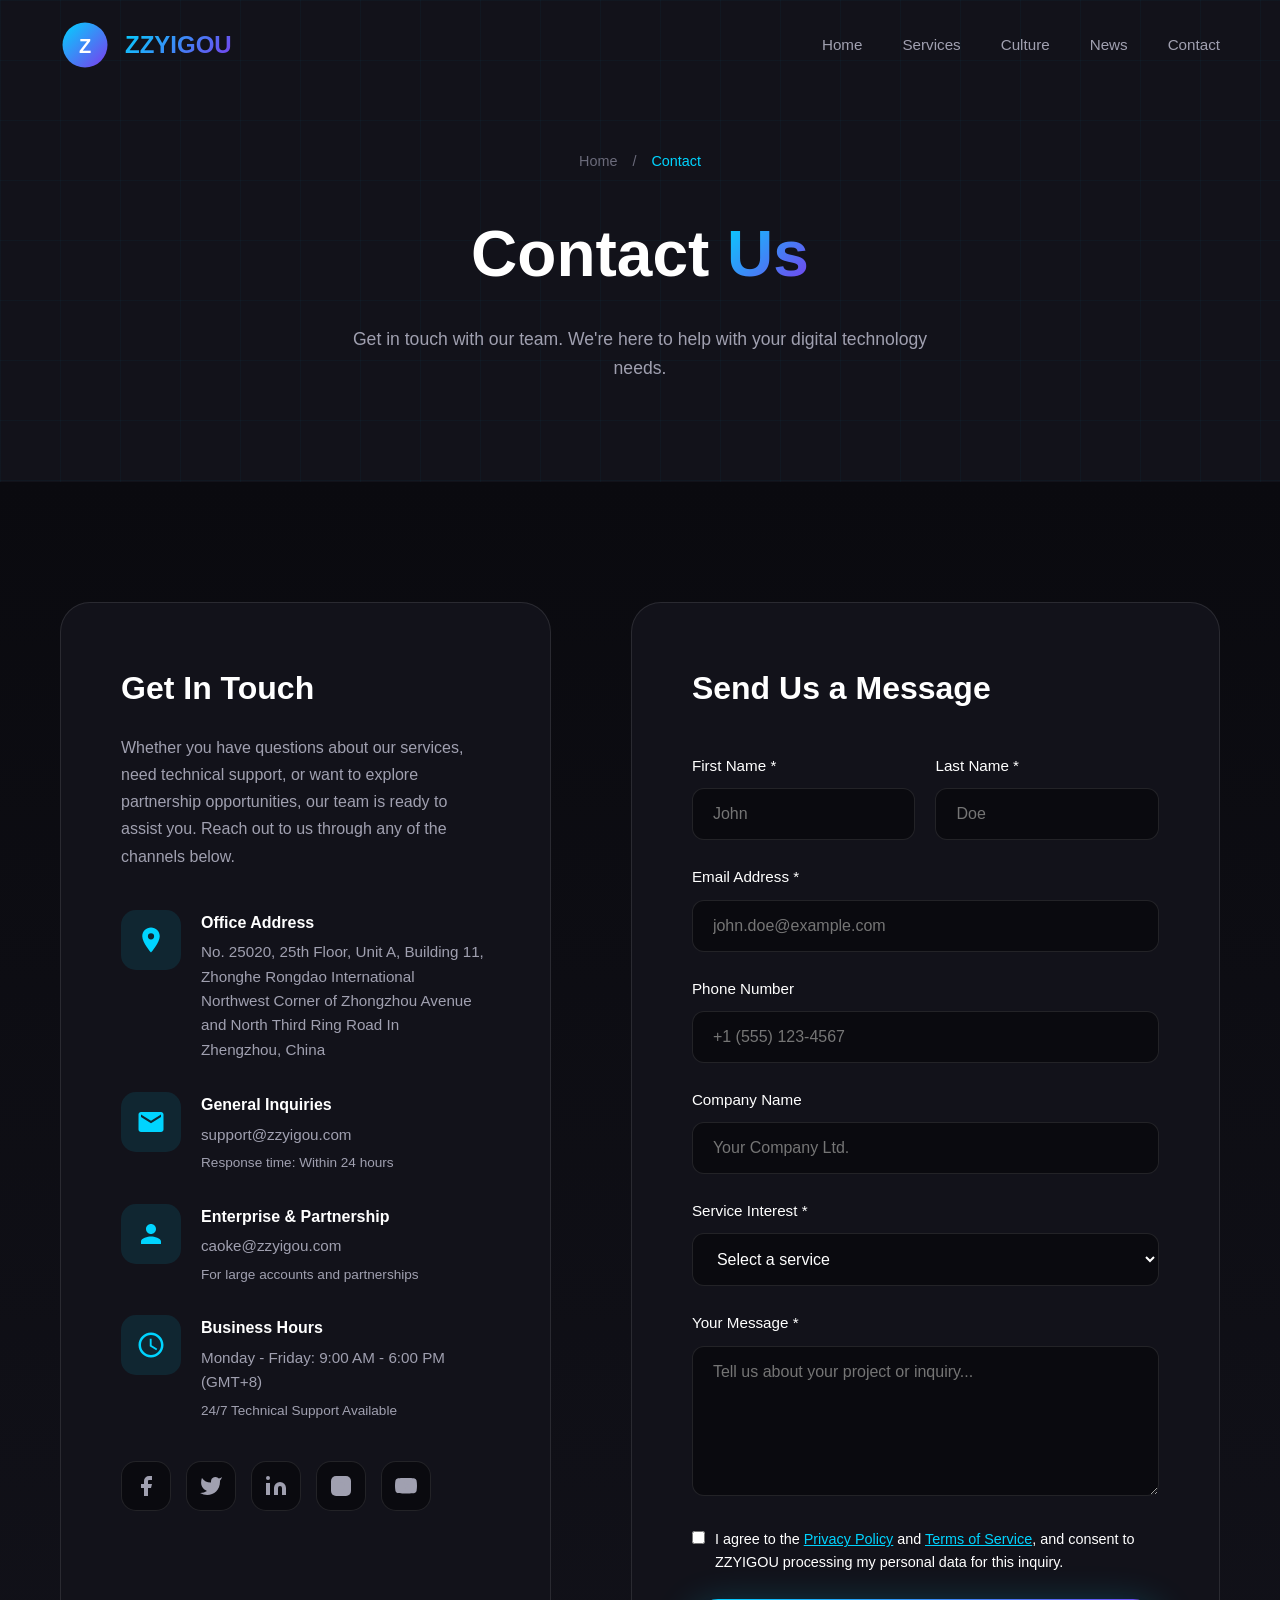
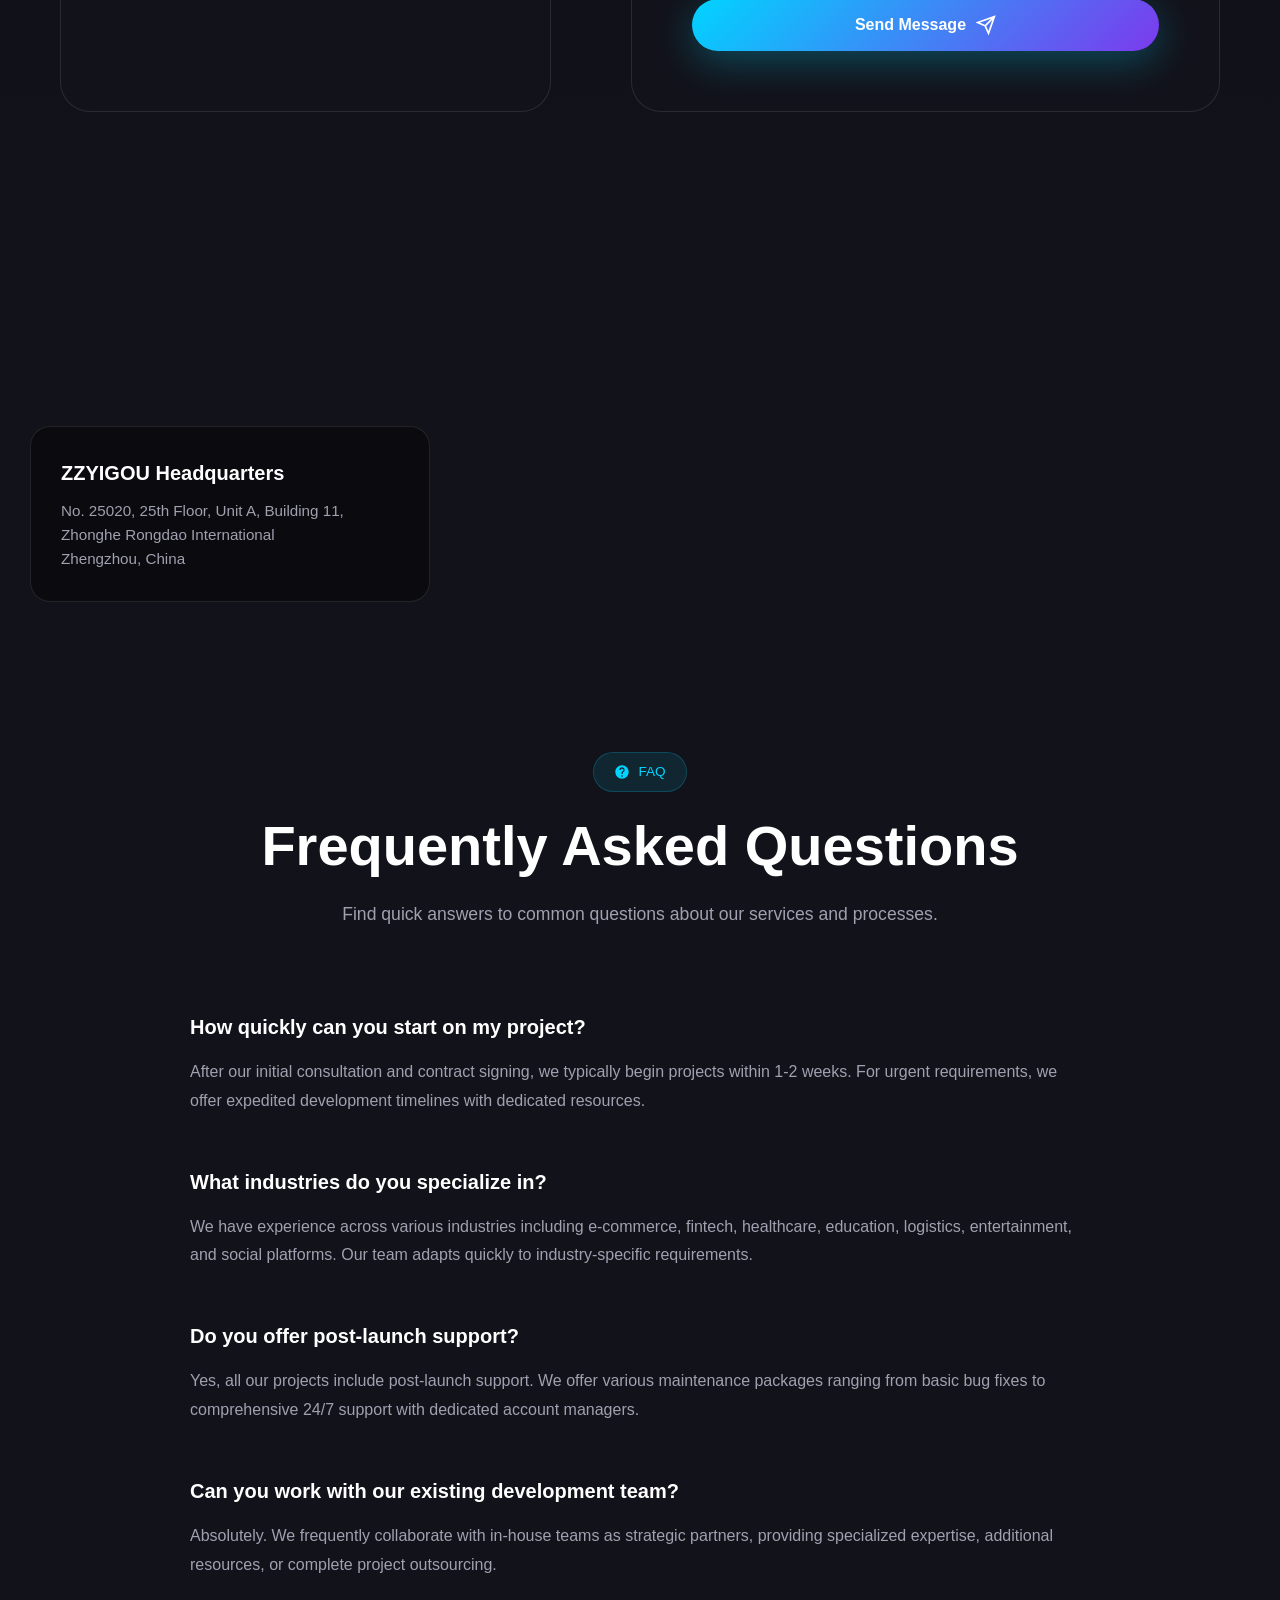
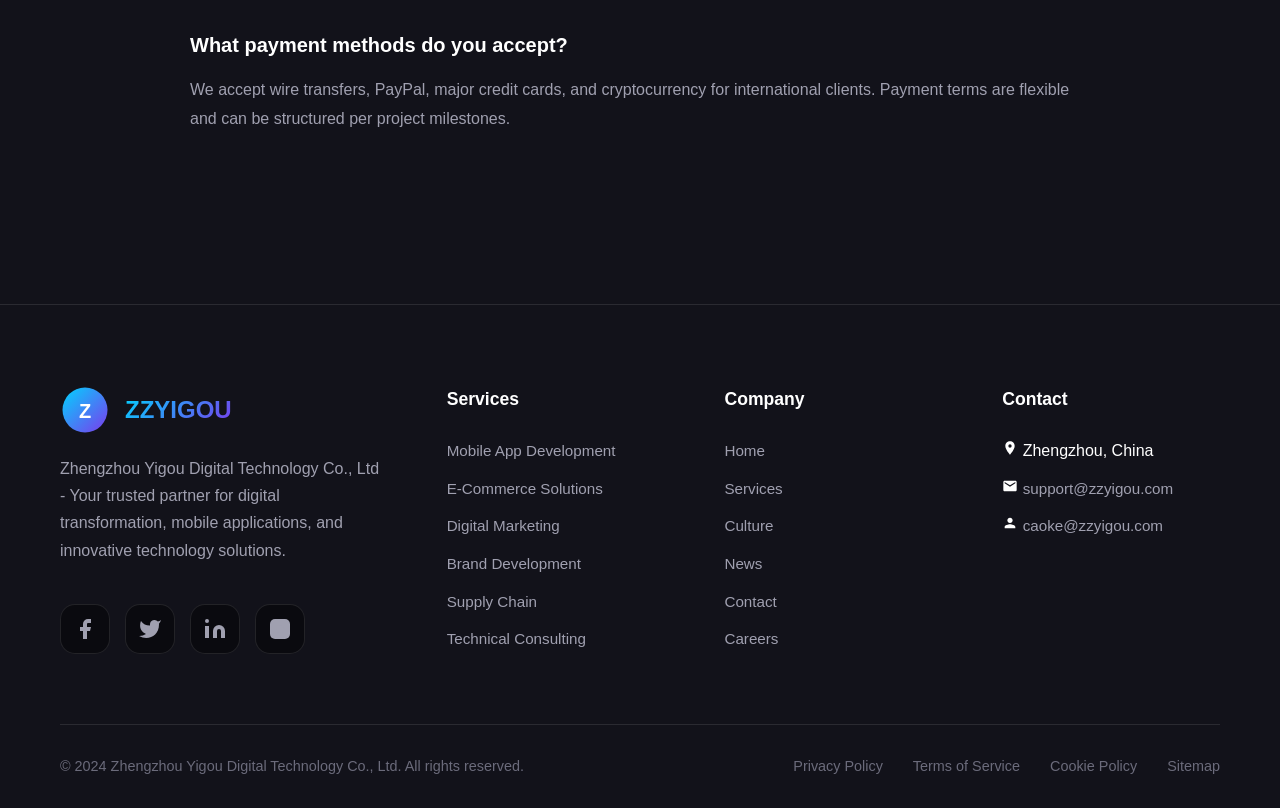
<file: contact.html>
<!DOCTYPE html>
<html lang="en">
<head>
    <meta charset="UTF-8">
    <meta name="viewport" content="width=device-width, initial-scale=1.0">
    <meta http-equiv="X-UA-Compatible" content="IE=edge">
    <meta name="description" content="Contact ZZYIGOU - Get in touch with our team for business inquiries, technical support, or partnership opportunities. Zhengzhou Yigou Digital Technology Co., Ltd.">
    <meta name="keywords" content="contact ZZYIGOU, digital technology support, mobile app development inquiries, e-commerce solutions contact, business partnership, Zhengzhou Yigou">
    <meta name="author" content="Zhengzhou Yigou Digital Technology Co., Ltd">
    <meta name="robots" content="index, follow">
    <link rel="canonical" href="https://zzyigou.com/contact.html">
    
    <title>Contact Us - ZZYIGOU Digital Technology</title>
    
    <link rel="icon" type="image/svg+xml" href="data:image/svg+xml,%3Csvg xmlns='http://www.w3.org/2000/svg' viewBox='0 0 100 100'%3E%3Ccircle cx='50' cy='50' r='45' fill='%2300d4ff'/%3E%3Ctext x='50' y='65' font-family='Arial' font-size='40' font-weight='bold' fill='white' text-anchor='middle'%3EZ%3C/text%3E%3C/svg%3E">
    <link rel="stylesheet" href="css/style.css">
</head>
<body>
    <!-- Preloader -->
    <div class="preloader">
        <div class="loader"></div>
    </div>

    <!-- Navigation -->
    <nav class="navbar">
        <a href="index.html" class="logo">
            <svg viewBox="0 0 100 100" width="50" height="50">
                <defs>
                    <linearGradient id="logoGrad" x1="0%" y1="0%" x2="100%" y2="100%">
                        <stop offset="0%" style="stop-color:#00d4ff"/>
                        <stop offset="100%" style="stop-color:#7c3aed"/>
                    </linearGradient>
                </defs>
                <circle cx="50" cy="50" r="45" fill="url(#logoGrad)"/>
                <text x="50" y="65" font-family="Arial, sans-serif" font-size="40" font-weight="bold" fill="white" text-anchor="middle">Z</text>
            </svg>
            <span class="logo-text">ZZYIGOU</span>
        </a>
        
        <ul class="nav-links">
            <li><a href="index.html">Home</a></li>
            <li><a href="services.html">Services</a></li>
            <li><a href="culture.html">Culture</a></li>
            <li><a href="news.html">News</a></li>
            <li><a href="contact.html" class="active">Contact</a></li>
        </ul>
        
        <div class="mobile-toggle" aria-label="Toggle menu">
            <span></span>
            <span></span>
            <span></span>
        </div>
    </nav>

    <!-- Page Header -->
    <header class="page-header">
        <div class="breadcrumb">
            <a href="index.html">Home</a>
            <span>/</span>
            <span class="current">Contact</span>
        </div>
        <h1>Contact <span class="text-gradient">Us</span></h1>
        <p>Get in touch with our team. We're here to help with your digital technology needs.</p>
    </header>

    <!-- Contact Section -->
    <section class="section contact">
        <div class="contact-grid">
            <div class="contact-info">
                <h3>Get In Touch</h3>
                <p>
                    Whether you have questions about our services, need technical support, or want to explore 
                    partnership opportunities, our team is ready to assist you. Reach out to us through any of 
                    the channels below.
                </p>
                
                <div class="contact-item">
                    <div class="contact-icon">
                        <svg viewBox="0 0 24 24">
                            <path d="M12 2C8.13 2 5 5.13 5 9c0 5.25 7 13 7 13s7-7.75 7-13c0-3.87-3.13-7-7-7zm0 9.5a2.5 2.5 0 010-5 2.5 2.5 0 010 5z"/>
                        </svg>
                    </div>
                    <div class="contact-item-content">
                        <h5>Office Address</h5>
                        <p>
                            No. 25020, 25th Floor, Unit A, Building 11, Zhonghe Rongdao International<br>
                            Northwest Corner of Zhongzhou Avenue and North Third Ring Road In<br>
                            Zhengzhou, China
                        </p>
                    </div>
                </div>
                
                <div class="contact-item">
                    <div class="contact-icon">
                        <svg viewBox="0 0 24 24">
                            <path d="M20 4H4c-1.1 0-1.99.9-1.99 2L2 18c0 1.1.9 2 2 2h16c1.1 0 2-.9 2-2V6c0-1.1-.9-2-2-2zm0 4l-8 5-8-5V6l8 5 8-5v2z"/>
                        </svg>
                    </div>
                    <div class="contact-item-content">
                        <h5>General Inquiries</h5>
                        <p><a href="mailto:support@zzyigou.com">support@zzyigou.com</a></p>
                        <p style="font-size: 0.85rem; margin-top: 5px;">Response time: Within 24 hours</p>
                    </div>
                </div>
                
                <div class="contact-item">
                    <div class="contact-icon">
                        <svg viewBox="0 0 24 24">
                            <path d="M12 12c2.21 0 4-1.79 4-4s-1.79-4-4-4-4 1.79-4 4 1.79 4 4 4zm0 2c-2.67 0-8 1.34-8 4v2h16v-2c0-2.66-5.33-4-8-4z"/>
                        </svg>
                    </div>
                    <div class="contact-item-content">
                        <h5>Enterprise & Partnership</h5>
                        <p><a href="mailto:caoke@zzyigou.com">caoke@zzyigou.com</a></p>
                        <p style="font-size: 0.85rem; margin-top: 5px;">For large accounts and partnerships</p>
                    </div>
                </div>
                
                <div class="contact-item">
                    <div class="contact-icon">
                        <svg viewBox="0 0 24 24">
                            <path d="M11.99 2C6.47 2 2 6.48 2 12s4.47 10 9.99 10C17.52 22 22 17.52 22 12S17.52 2 11.99 2zM12 20c-4.42 0-8-3.58-8-8s3.58-8 8-8 8 3.58 8 8-3.58 8-8 8zm.5-13H11v6l5.25 3.15.75-1.23-4.5-2.67z"/>
                        </svg>
                    </div>
                    <div class="contact-item-content">
                        <h5>Business Hours</h5>
                        <p>Monday - Friday: 9:00 AM - 6:00 PM (GMT+8)</p>
                        <p style="font-size: 0.85rem; margin-top: 5px;">24/7 Technical Support Available</p>
                    </div>
                </div>
                
                <div class="contact-social">
                    <a href="#" aria-label="Facebook">
                        <svg viewBox="0 0 24 24"><path d="M18 2h-3a5 5 0 00-5 5v3H7v4h3v8h4v-8h3l1-4h-4V7a1 1 0 011-1h3z"/></svg>
                    </a>
                    <a href="#" aria-label="Twitter">
                        <svg viewBox="0 0 24 24"><path d="M23 3a10.9 10.9 0 01-3.14 1.53 4.48 4.48 0 00-7.86 3v1A10.66 10.66 0 013 4s-4 9 5 13a11.64 11.64 0 01-7 2c9 5 20 0 20-11.5a4.5 4.5 0 00-.08-.83A7.72 7.72 0 0023 3z"/></svg>
                    </a>
                    <a href="#" aria-label="LinkedIn">
                        <svg viewBox="0 0 24 24"><path d="M16 8a6 6 0 016 6v7h-4v-7a2 2 0 00-2-2 2 2 0 00-2 2v7h-4v-7a6 6 0 016-6zM2 9h4v12H2zM4 2a2 2 0 110 4 2 2 0 010-4z"/></svg>
                    </a>
                    <a href="#" aria-label="Instagram">
                        <svg viewBox="0 0 24 24"><rect x="2" y="2" width="20" height="20" rx="5" ry="5"/><path d="M16 11.37A4 4 0 1112.63 8 4 4 0 0116 11.37zM17.5 6.5h.01"/></svg>
                    </a>
                    <a href="#" aria-label="YouTube">
                        <svg viewBox="0 0 24 24"><path d="M22.54 6.42a2.78 2.78 0 00-1.94-2C18.88 4 12 4 12 4s-6.88 0-8.6.46a2.78 2.78 0 00-1.94 2A29 29 0 001 11.75a29 29 0 00.46 5.33A2.78 2.78 0 003.4 19c1.72.46 8.6.46 8.6.46s6.88 0 8.6-.46a2.78 2.78 0 001.94-2 29 29 0 00.46-5.25 29 29 0 00-.46-5.33z"/><path d="M9.75 15.02l5.75-3.27-5.75-3.27v6.54z"/></svg>
                    </a>
                </div>
            </div>
            
            <div class="contact-form">
                <h3>Send Us a Message</h3>
                <form>
                    <div class="form-row">
                        <div class="form-group">
                            <label for="firstName">First Name *</label>
                            <input type="text" id="firstName" name="firstName" required placeholder="John">
                        </div>
                        <div class="form-group">
                            <label for="lastName">Last Name *</label>
                            <input type="text" id="lastName" name="lastName" required placeholder="Doe">
                        </div>
                    </div>
                    
                    <div class="form-group">
                        <label for="email">Email Address *</label>
                        <input type="email" id="email" name="email" required placeholder="john.doe@example.com">
                    </div>
                    
                    <div class="form-group">
                        <label for="phone">Phone Number</label>
                        <input type="tel" id="phone" name="phone" placeholder="+1 (555) 123-4567">
                    </div>
                    
                    <div class="form-group">
                        <label for="company">Company Name</label>
                        <input type="text" id="company" name="company" placeholder="Your Company Ltd.">
                    </div>
                    
                    <div class="form-group">
                        <label for="service">Service Interest *</label>
                        <select id="service" name="service" required>
                            <option value="">Select a service</option>
                            <option value="mobile-app">Mobile App Development</option>
                            <option value="ecommerce">E-Commerce Solutions</option>
                            <option value="digital-marketing">Digital Marketing</option>
                            <option value="brand-development">Brand Development</option>
                            <option value="supply-chain">Supply Chain Management</option>
                            <option value="technical-consulting">Technical Consulting</option>
                            <option value="partnership">Partnership Opportunities</option>
                            <option value="other">Other</option>
                        </select>
                    </div>
                    
                    <div class="form-group">
                        <label for="message">Your Message *</label>
                        <textarea id="message" name="message" required placeholder="Tell us about your project or inquiry..."></textarea>
                    </div>
                    
                    <div class="form-group">
                        <label style="display: flex; align-items: flex-start; gap: 10px; cursor: pointer;">
                            <input type="checkbox" id="privacy" name="privacy" required style="width: auto; margin-top: 3px;">
                            <span style="font-weight: 400; font-size: 0.9rem;">
                                I agree to the <a href="privacy.html" style="color: var(--primary-color);">Privacy Policy</a> and 
                                <a href="terms.html" style="color: var(--primary-color);">Terms of Service</a>, and consent to 
                                ZZYIGOU processing my personal data for this inquiry.
                            </span>
                        </label>
                    </div>
                    
                    <button type="submit" class="btn btn-primary" style="width: 100%; justify-content: center;">
                        Send Message
                        <svg viewBox="0 0 24 24" fill="none" stroke="currentColor" stroke-width="2" width="20" height="20">
                            <path d="M22 2L11 13M22 2l-7 20-4-9-9-4 20-7z"/>
                        </svg>
                    </button>
                </form>
            </div>
        </div>
    </section>

    <!-- Map Section -->
    <section class="map-section">
        <iframe 
            src="https://www.google.com/maps/embed?pb=!1m18!1m12!1m3!1d3612.8924518393457!2d113.6325!3d34.7567!2m3!1f0!2f0!3f0!3m2!1i1024!2i768!4f13.1!3m3!1m2!1s0x0%3A0x0!2zMzTCsDQ1JzIwLjkiTiAxMTPCsDM3JzU2LjgiRQ!5e0!3m2!1sen!2scn!4v1600000000000!5m2!1sen!2scn" 
            allowfullscreen="" 
            loading="lazy" 
            referrerpolicy="no-referrer-when-downgrade"
            title="ZZYIGOU Office Location">
        </iframe>
        <div class="map-overlay">
            <h4>ZZYIGOU Headquarters</h4>
            <p>
                No. 25020, 25th Floor, Unit A, Building 11, Zhonghe Rongdao International<br>
                Zhengzhou, China
            </p>
        </div>
    </section>

    <!-- FAQ Section -->
    <section class="section" style="background: var(--bg-card);">
        <div class="section-header">
            <span class="section-badge">
                <svg viewBox="0 0 24 24" width="16" height="16" fill="currentColor">
                    <path d="M12 2C6.48 2 2 6.48 2 12s4.48 10 10 10 10-4.48 10-10S17.52 2 12 2zm1 17h-2v-2h2v2zm2.07-7.75l-.9.92C13.45 12.9 13 13.5 13 15h-2v-.5c0-1.1.45-2.1 1.17-2.83l1.24-1.26c.37-.36.59-.86.59-1.41 0-1.1-.9-2-2-2s-2 .9-2 2H8c0-2.21 1.79-4 4-4s4 1.79 4 4c0 .88-.36 1.68-.93 2.25z"/>
                </svg>
                FAQ
            </span>
            <h2 class="section-title">Frequently Asked Questions</h2>
            <p class="section-description">
                Find quick answers to common questions about our services and processes.
            </p>
        </div>
        
        <div style="max-width: 900px; margin: 0 auto;">
            <div class="legal-section">
                <h3>How quickly can you start on my project?</h3>
                <p>
                    After our initial consultation and contract signing, we typically begin projects within 1-2 weeks. 
                    For urgent requirements, we offer expedited development timelines with dedicated resources.
                </p>
            </div>
            
            <div class="legal-section">
                <h3>What industries do you specialize in?</h3>
                <p>
                    We have experience across various industries including e-commerce, fintech, healthcare, education, 
                    logistics, entertainment, and social platforms. Our team adapts quickly to industry-specific requirements.
                </p>
            </div>
            
            <div class="legal-section">
                <h3>Do you offer post-launch support?</h3>
                <p>
                    Yes, all our projects include post-launch support. We offer various maintenance packages ranging from 
                    basic bug fixes to comprehensive 24/7 support with dedicated account managers.
                </p>
            </div>
            
            <div class="legal-section">
                <h3>Can you work with our existing development team?</h3>
                <p>
                    Absolutely. We frequently collaborate with in-house teams as strategic partners, providing specialized 
                    expertise, additional resources, or complete project outsourcing.
                </p>
            </div>
            
            <div class="legal-section">
                <h3>What payment methods do you accept?</h3>
                <p>
                    We accept wire transfers, PayPal, major credit cards, and cryptocurrency for international clients. 
                    Payment terms are flexible and can be structured per project milestones.
                </p>
            </div>
        </div>
    </section>

    <!-- Footer -->
    <footer class="footer">
        <div class="footer-grid">
            <div class="footer-brand">
                <div class="footer-logo">
                    <svg viewBox="0 0 100 100" width="50" height="50">
                        <defs>
                            <linearGradient id="footerLogoGrad" x1="0%" y1="0%" x2="100%" y2="100%">
                                <stop offset="0%" style="stop-color:#00d4ff"/>
                                <stop offset="100%" style="stop-color:#7c3aed"/>
                            </linearGradient>
                        </defs>
                        <circle cx="50" cy="50" r="45" fill="url(#footerLogoGrad)"/>
                        <text x="50" y="65" font-family="Arial, sans-serif" font-size="40" font-weight="bold" fill="white" text-anchor="middle">Z</text>
                    </svg>
                    <span>ZZYIGOU</span>
                </div>
                <p>
                    Zhengzhou Yigou Digital Technology Co., Ltd - Your trusted partner for digital transformation, 
                    mobile applications, and innovative technology solutions.
                </p>
                <div class="contact-social">
                    <a href="#" aria-label="Facebook">
                        <svg viewBox="0 0 24 24"><path d="M18 2h-3a5 5 0 00-5 5v3H7v4h3v8h4v-8h3l1-4h-4V7a1 1 0 011-1h3z"/></svg>
                    </a>
                    <a href="#" aria-label="Twitter">
                        <svg viewBox="0 0 24 24"><path d="M23 3a10.9 10.9 0 01-3.14 1.53 4.48 4.48 0 00-7.86 3v1A10.66 10.66 0 013 4s-4 9 5 13a11.64 11.64 0 01-7 2c9 5 20 0 20-11.5a4.5 4.5 0 00-.08-.83A7.72 7.72 0 0023 3z"/></svg>
                    </a>
                    <a href="#" aria-label="LinkedIn">
                        <svg viewBox="0 0 24 24"><path d="M16 8a6 6 0 016 6v7h-4v-7a2 2 0 00-2-2 2 2 0 00-2 2v7h-4v-7a6 6 0 016-6zM2 9h4v12H2zM4 2a2 2 0 110 4 2 2 0 010-4z"/></svg>
                    </a>
                    <a href="#" aria-label="Instagram">
                        <svg viewBox="0 0 24 24"><rect x="2" y="2" width="20" height="20" rx="5" ry="5"/><path d="M16 11.37A4 4 0 1112.63 8 4 4 0 0116 11.37zM17.5 6.5h.01"/></svg>
                    </a>
                </div>
            </div>
            
            <div class="footer-column">
                <h4>Services</h4>
                <ul class="footer-links">
                    <li><a href="services.html">Mobile App Development</a></li>
                    <li><a href="services.html">E-Commerce Solutions</a></li>
                    <li><a href="services.html">Digital Marketing</a></li>
                    <li><a href="services.html">Brand Development</a></li>
                    <li><a href="services.html">Supply Chain</a></li>
                    <li><a href="services.html">Technical Consulting</a></li>
                </ul>
            </div>
            
            <div class="footer-column">
                <h4>Company</h4>
                <ul class="footer-links">
                    <li><a href="index.html">Home</a></li>
                    <li><a href="services.html">Services</a></li>
                    <li><a href="culture.html">Culture</a></li>
                    <li><a href="news.html">News</a></li>
                    <li><a href="contact.html">Contact</a></li>
                    <li><a href="contact.html">Careers</a></li>
                </ul>
            </div>
            
            <div class="footer-column">
                <h4>Contact</h4>
                <ul class="footer-links">
                    <li>
                        <svg viewBox="0 0 24 24" width="16" height="16" fill="currentColor">
                            <path d="M12 2C8.13 2 5 5.13 5 9c0 5.25 7 13 7 13s7-7.75 7-13c0-3.87-3.13-7-7-7zm0 9.5a2.5 2.5 0 010-5 2.5 2.5 0 010 5z"/>
                        </svg>
                        Zhengzhou, China
                    </li>
                    <li>
                        <svg viewBox="0 0 24 24" width="16" height="16" fill="currentColor">
                            <path d="M20 4H4c-1.1 0-1.99.9-1.99 2L2 18c0 1.1.9 2 2 2h16c1.1 0 2-.9 2-2V6c0-1.1-.9-2-2-2zm0 4l-8 5-8-5V6l8 5 8-5v2z"/>
                        </svg>
                        <a href="mailto:support@zzyigou.com">support@zzyigou.com</a>
                    </li>
                    <li>
                        <svg viewBox="0 0 24 24" width="16" height="16" fill="currentColor">
                            <path d="M12 12c2.21 0 4-1.79 4-4s-1.79-4-4-4-4 1.79-4 4 1.79 4 4 4zm0 2c-2.67 0-8 1.34-8 4v2h16v-2c0-2.66-5.33-4-8-4z"/>
                        </svg>
                        <a href="mailto:caoke@zzyigou.com">caoke@zzyigou.com</a>
                    </li>
                </ul>
            </div>
        </div>
        
        <div class="footer-bottom">
            <p>&copy; 2024 Zhengzhou Yigou Digital Technology Co., Ltd. All rights reserved.</p>
            <div class="footer-bottom-links">
                <a href="privacy.html">Privacy Policy</a>
                <a href="terms.html">Terms of Service</a>
                <a href="#">Cookie Policy</a>
                <a href="#">Sitemap</a>
            </div>
        </div>
    </footer>

    <script src="js/main.js"></script>
</body>
</html>
</file>
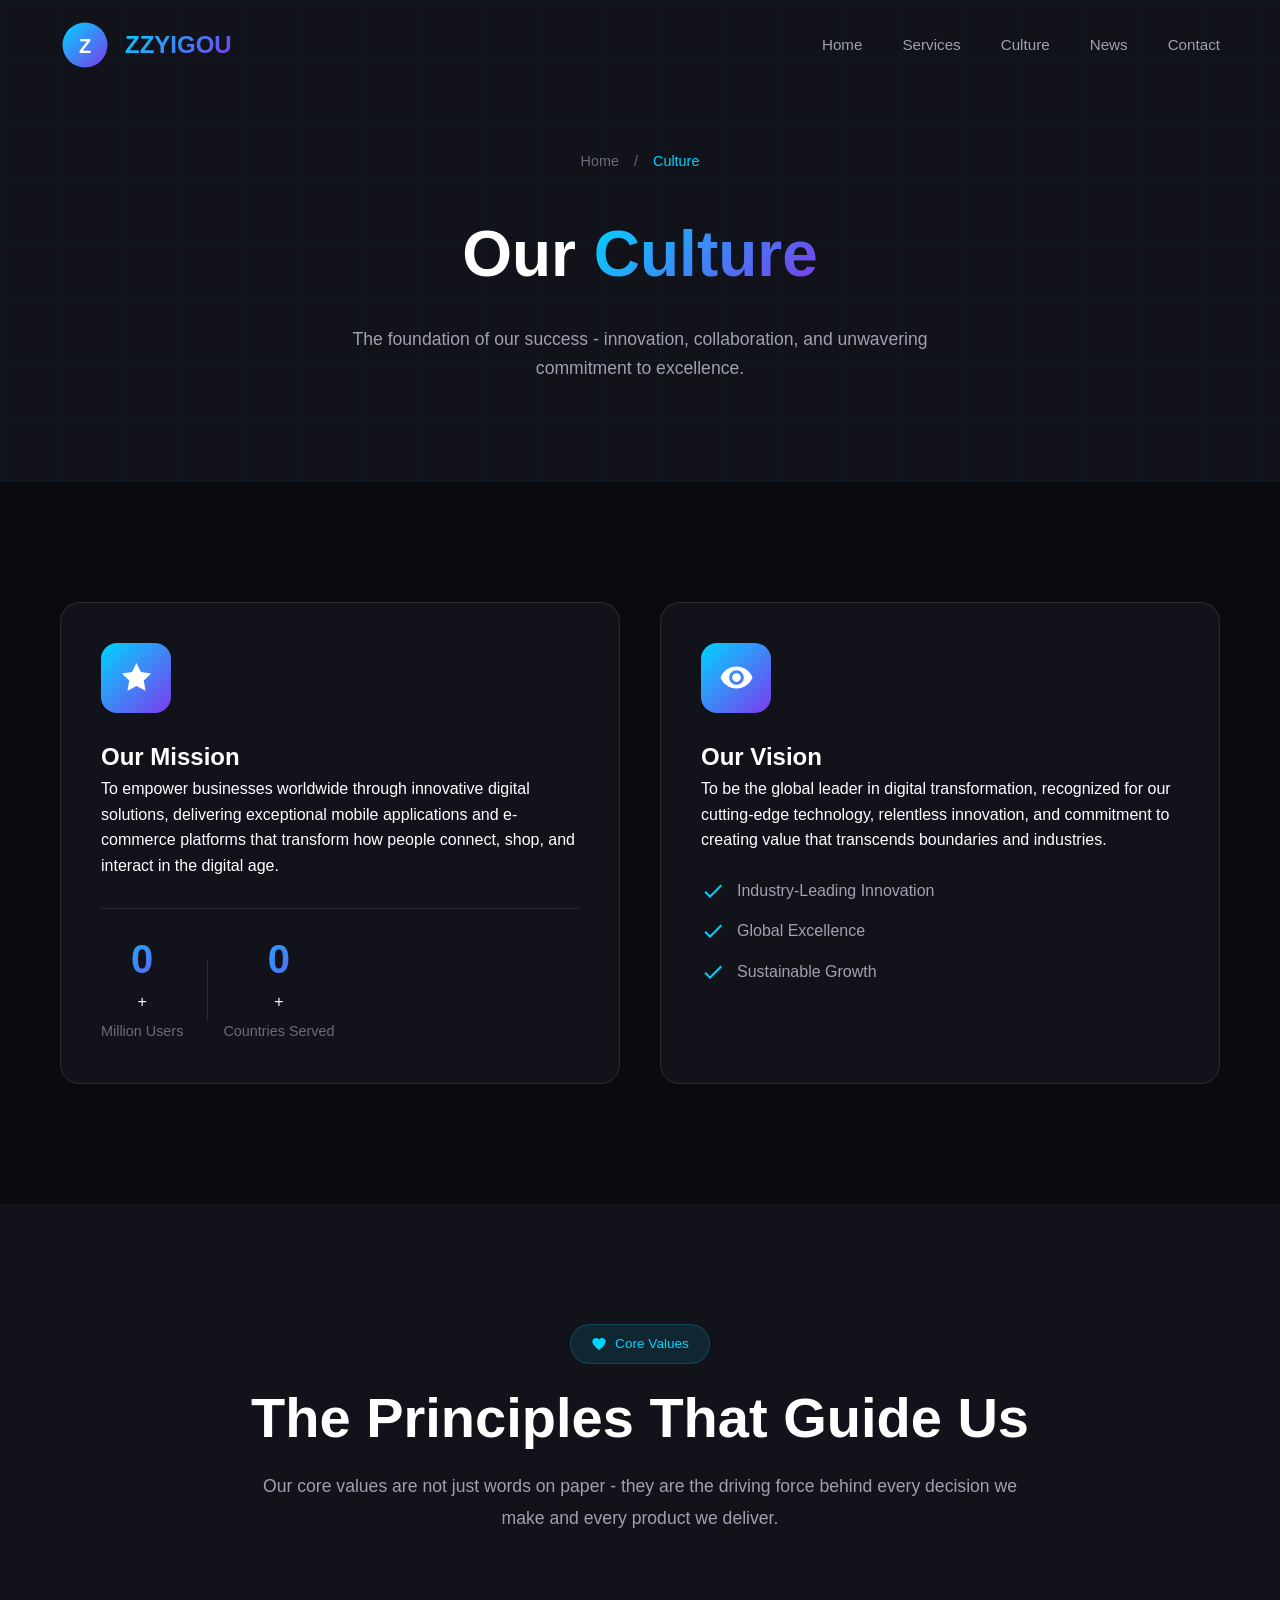
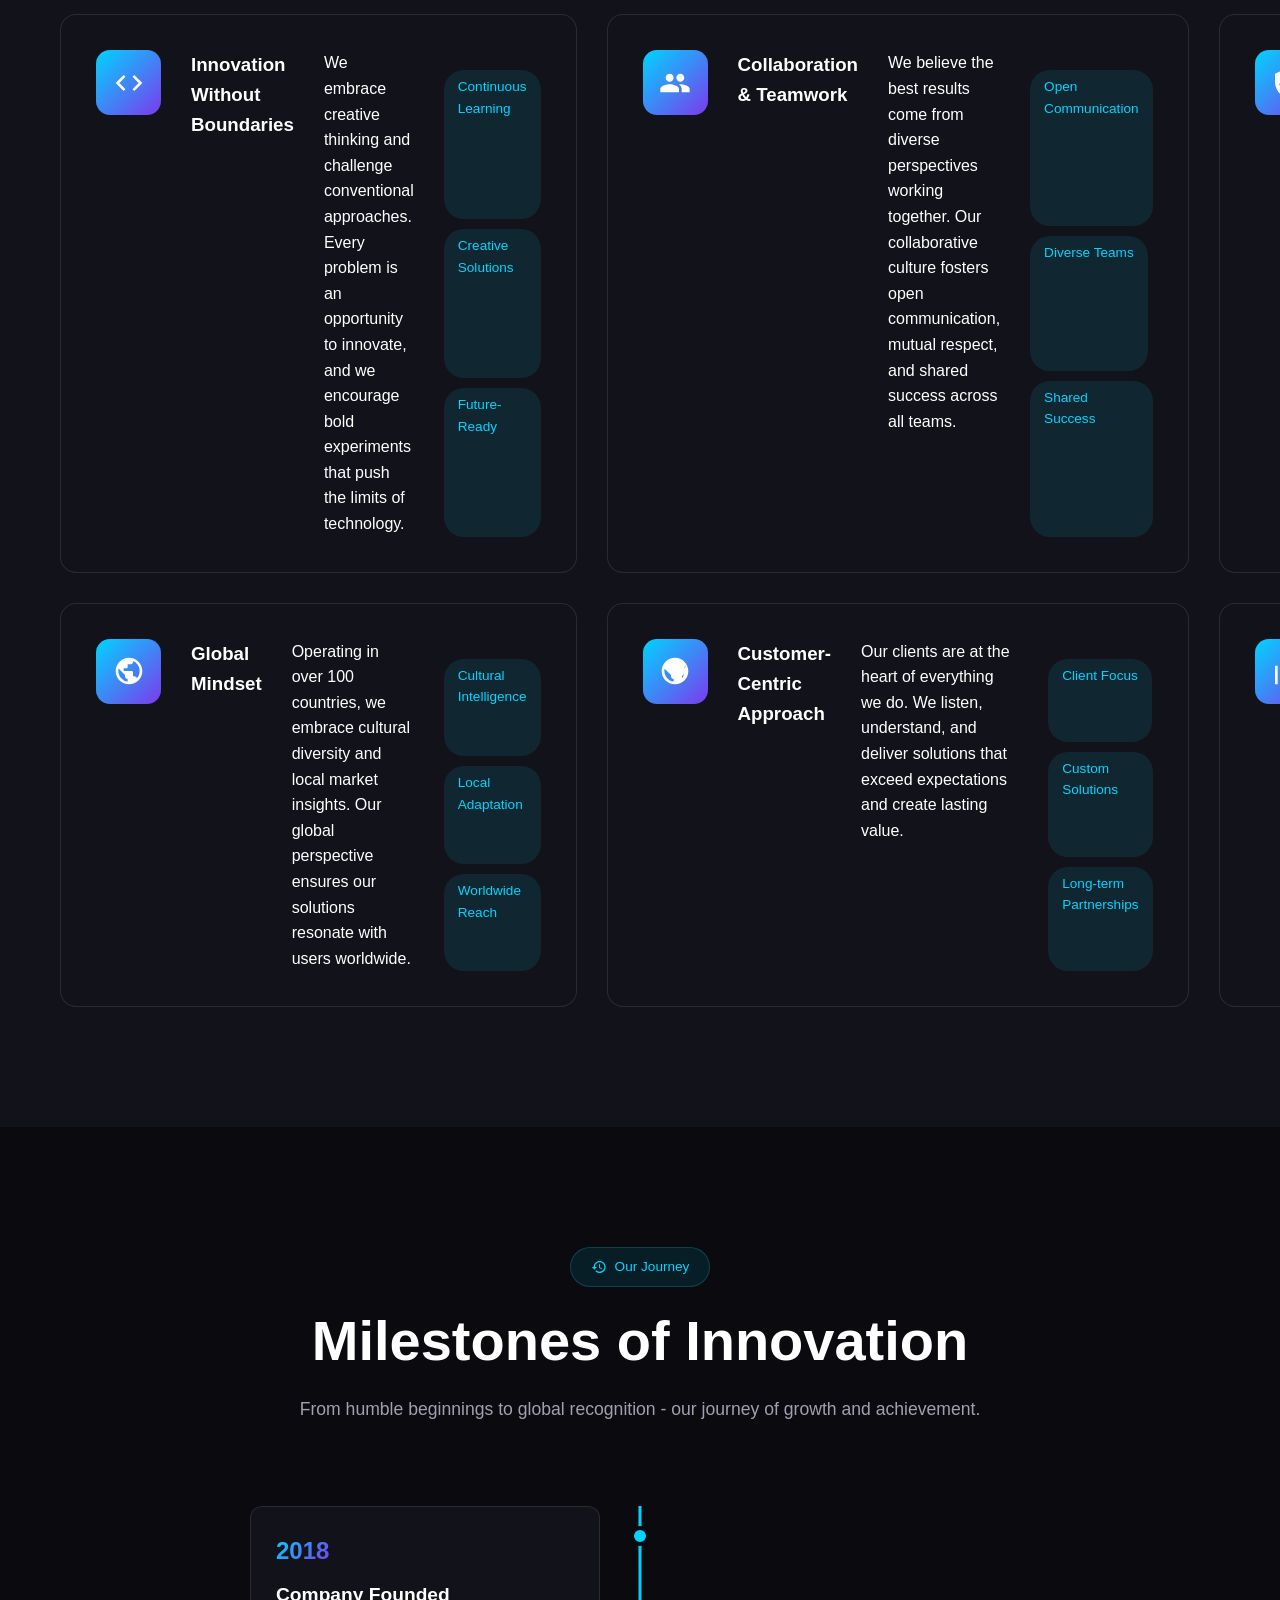
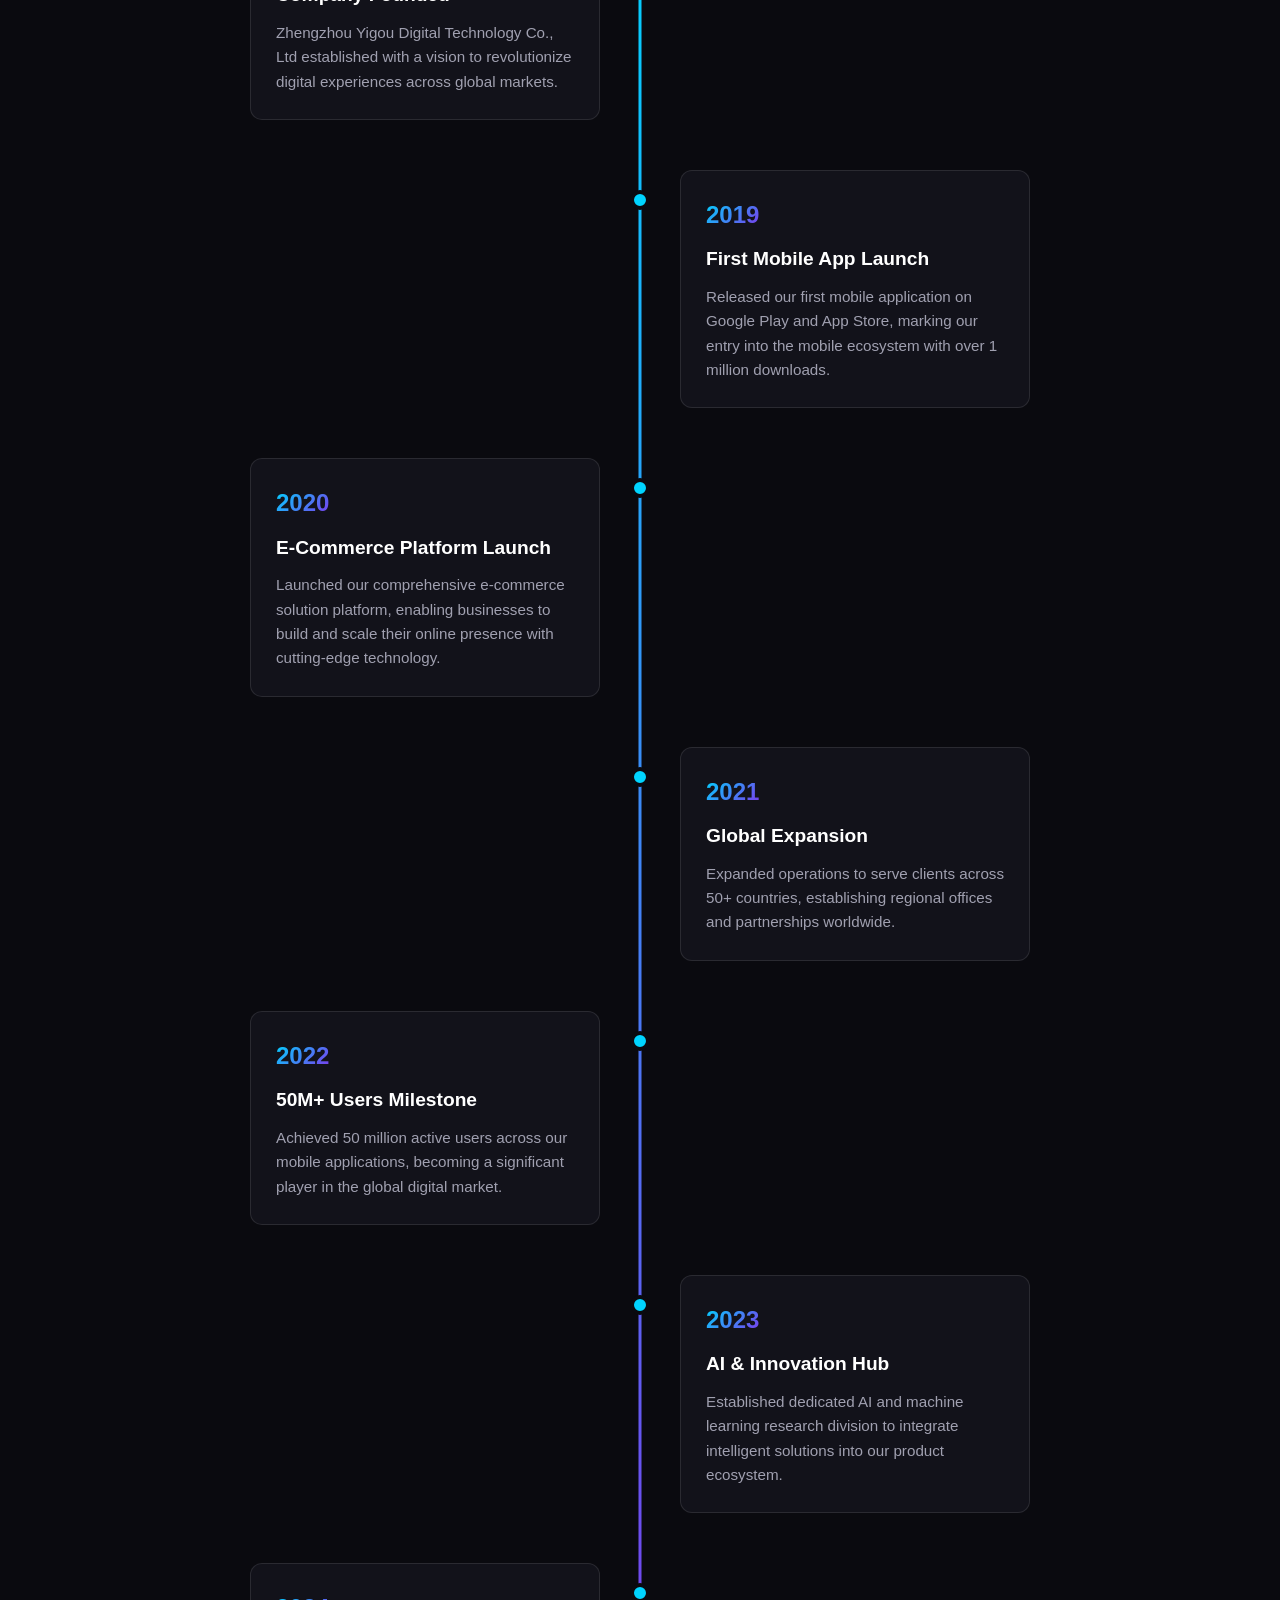
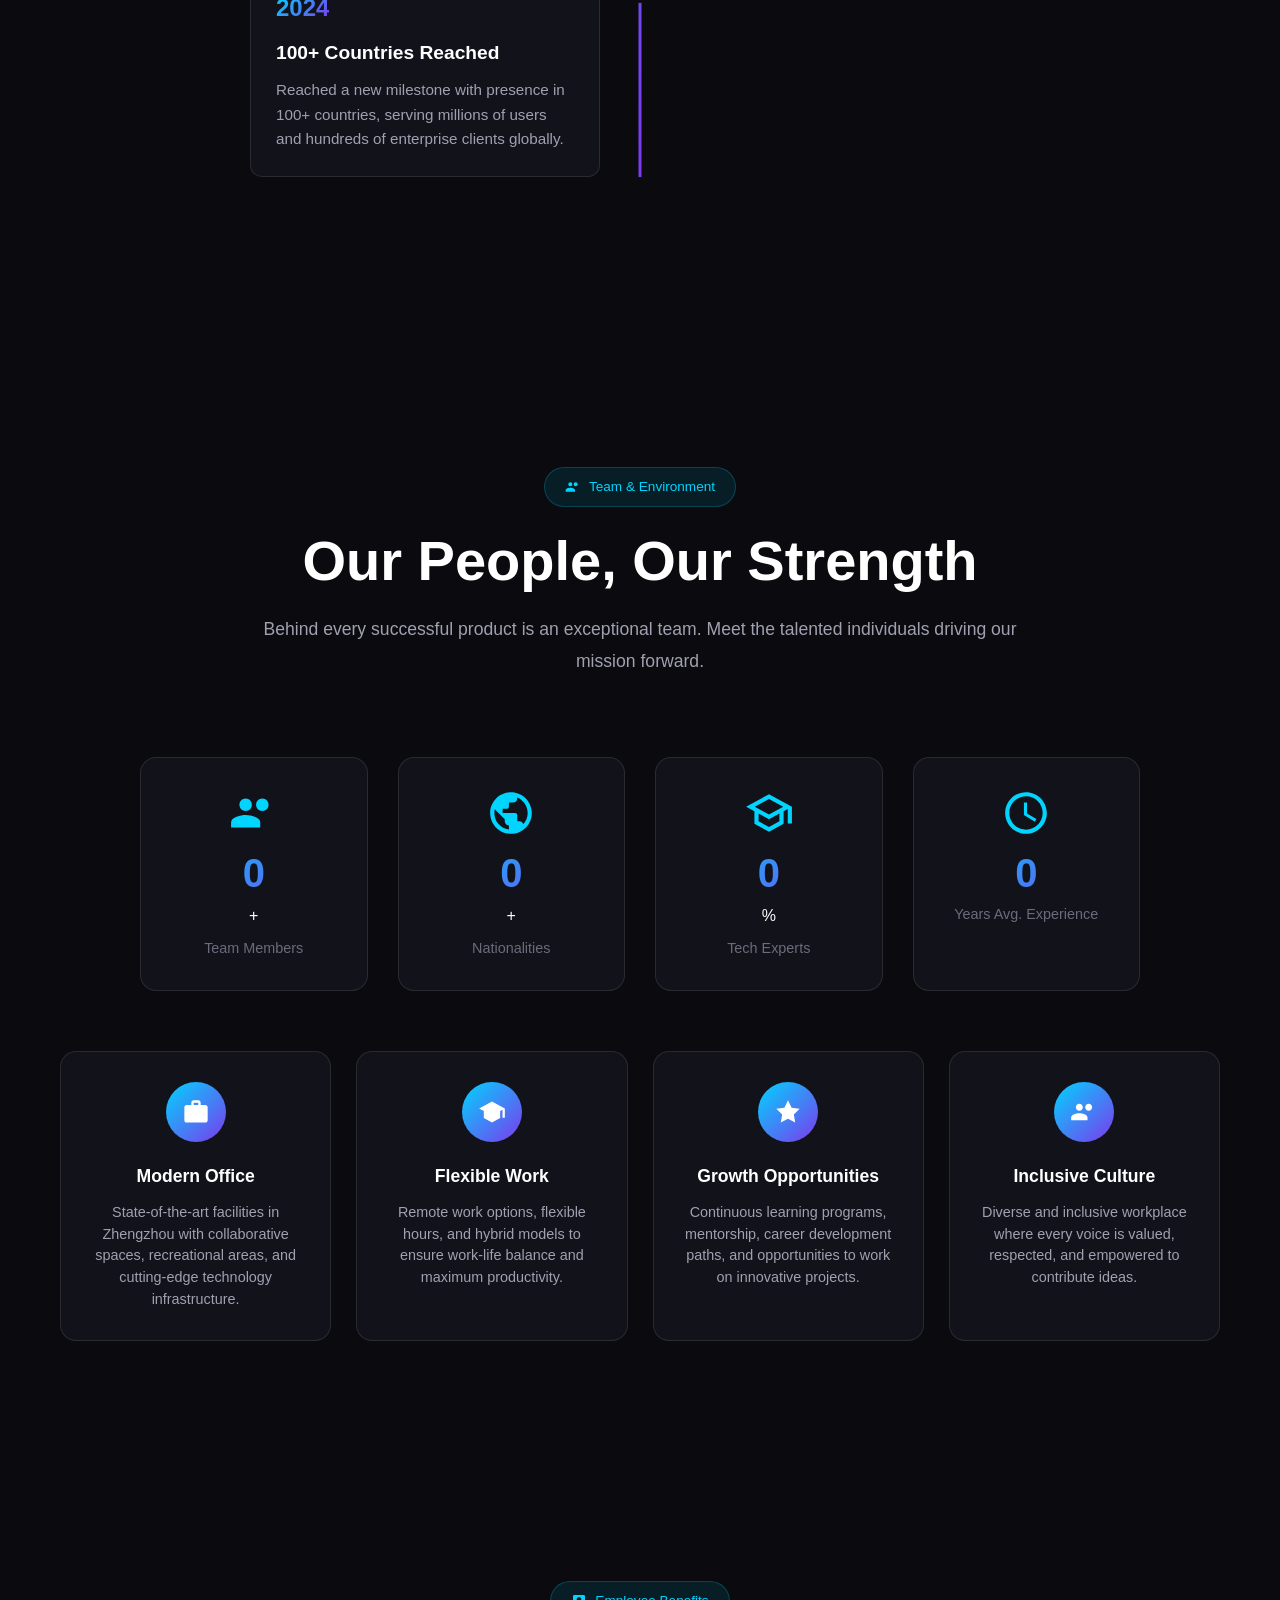
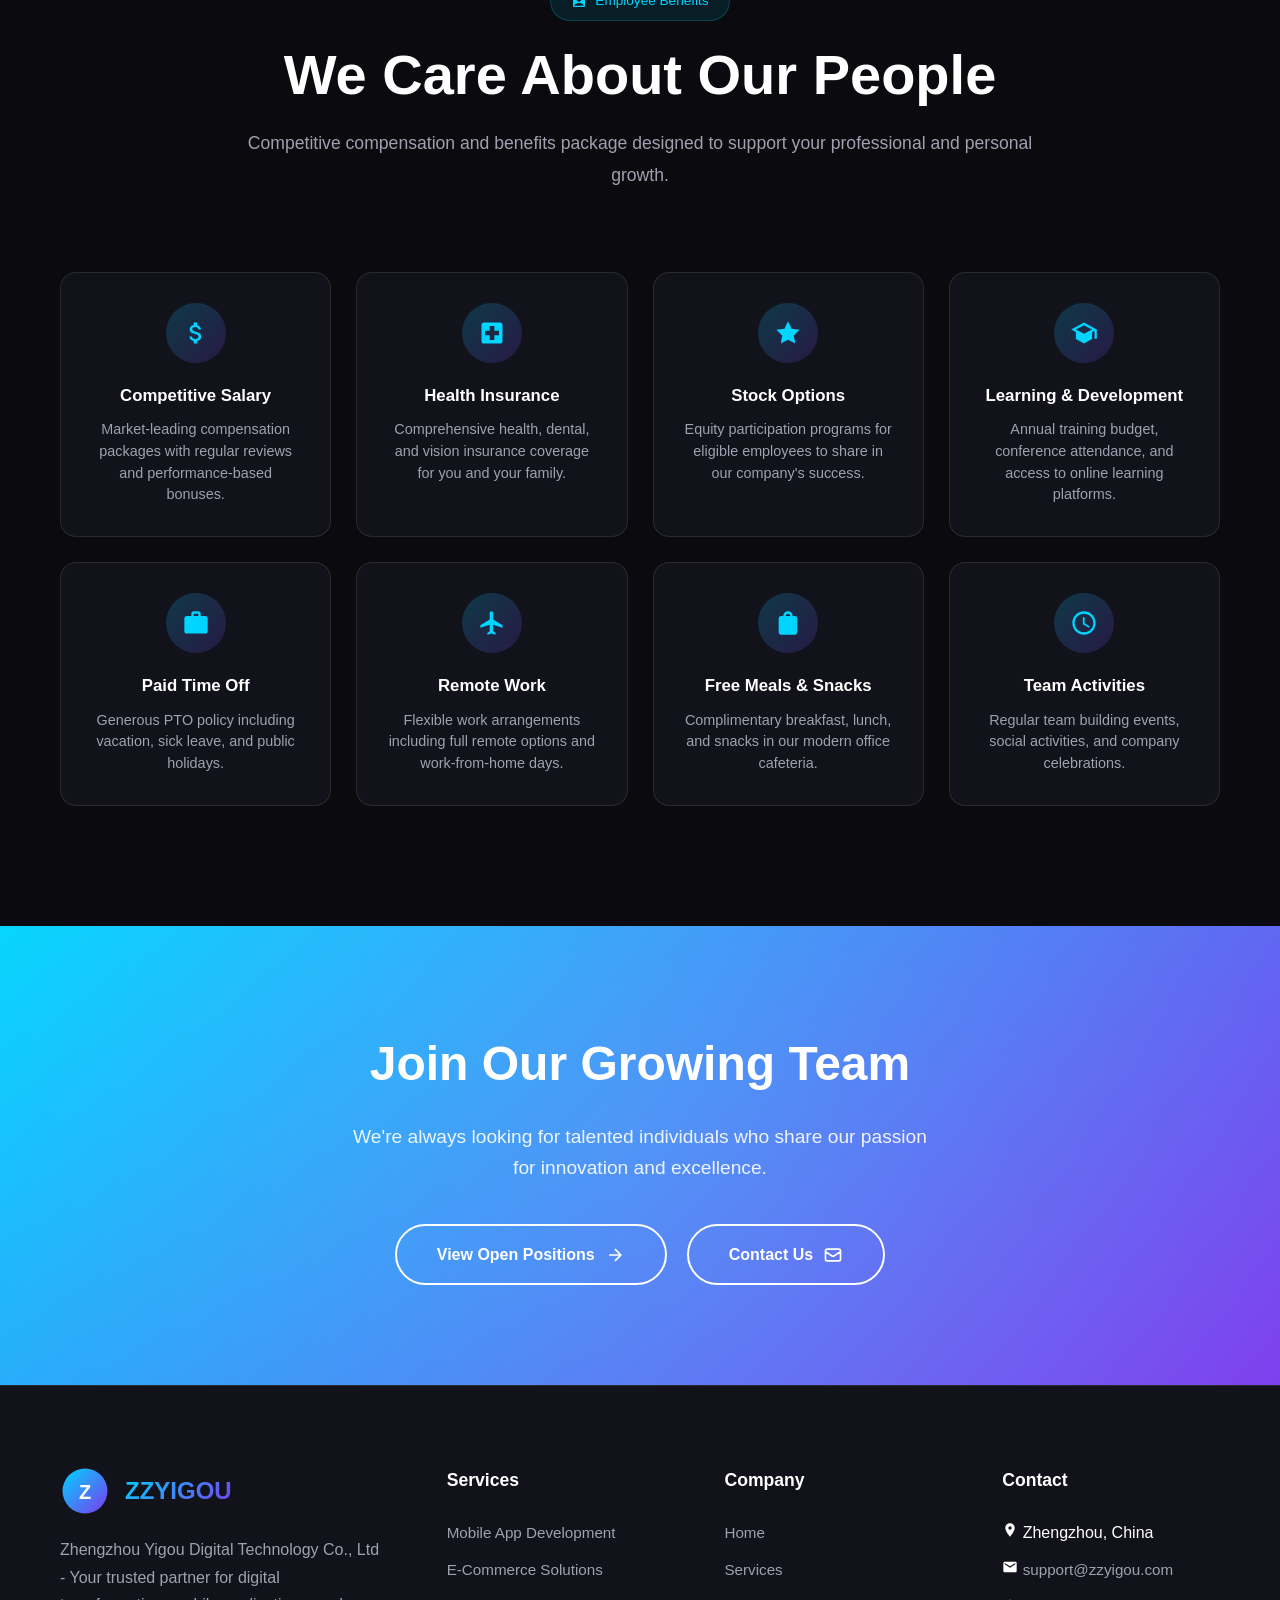
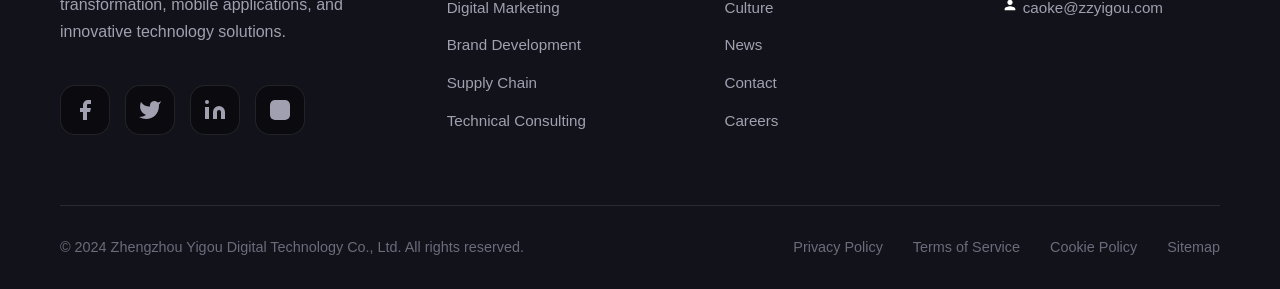
<file: culture.html>
<!DOCTYPE html>
<html lang="en">
<head>
    <meta charset="UTF-8">
    <meta name="viewport" content="width=device-width, initial-scale=1.0">
    <meta http-equiv="X-UA-Compatible" content="IE=edge">
    <meta name="description" content="ZZYIGOU Corporate Culture - Discover our values, mission, vision, and the team behind our digital innovation excellence.">
    <meta name="keywords" content="corporate culture, company values, digital innovation, tech company culture, ZZYIGOU mission vision">
    <meta name="author" content="Zhengzhou Yigou Digital Technology Co., Ltd">
    <meta name="robots" content="index, follow">
    <link rel="canonical" href="https://zzyigou.com/culture.html">
    
    <title>Corporate Culture - ZZYIGOU Digital Technology</title>
    
    <link rel="icon" type="image/svg+xml" href="data:image/svg+xml,%3Csvg xmlns='http://www.w3.org/2000/svg' viewBox='0 0 100 100'%3E%3Ccircle cx='50' cy='50' r='45' fill='%2300d4ff'/%3E%3Ctext x='50' y='65' font-family='Arial' font-size='40' font-weight='bold' fill='white' text-anchor='middle'%3EZ%3C/text%3E%3C/svg%3E">
    <link rel="stylesheet" href="css/style.css">
    
    <script type="application/ld+json">
    {
        "@context": "https://schema.org",
        "@type": "AboutPage",
        "mainEntity": {
            "@type": "Organization",
            "name": "Zhengzhou Yigou Digital Technology Co., Ltd",
            "description": "Leading digital technology company specializing in mobile app development, e-commerce solutions, and digital transformation services."
        }
    }
    </script>
</head>
<body>
    <!-- Preloader -->
    <div class="preloader">
        <div class="loader"></div>
    </div>

    <!-- Navigation -->
    <nav class="navbar" role="navigation" aria-label="Main navigation">
        <a href="index.html" class="logo" aria-label="ZZYIGOU Home">
            <svg viewBox="0 0 100 100" width="50" height="50">
                <defs>
                    <linearGradient id="logoGrad" x1="0%" y1="0%" x2="100%" y2="100%">
                        <stop offset="0%" style="stop-color:#00d4ff"/>
                        <stop offset="100%" style="stop-color:#7c3aed"/>
                    </linearGradient>
                </defs>
                <circle cx="50" cy="50" r="45" fill="url(#logoGrad)"/>
                <text x="50" y="65" font-family="Arial, sans-serif" font-size="40" font-weight="bold" fill="white" text-anchor="middle">Z</text>
            </svg>
            <span class="logo-text">ZZYIGOU</span>
        </a>
        
        <ul class="nav-links">
            <li><a href="index.html">Home</a></li>
            <li><a href="services.html">Services</a></li>
            <li><a href="culture.html" class="active">Culture</a></li>
            <li><a href="news.html">News</a></li>
            <li><a href="contact.html">Contact</a></li>
        </ul>
        
        <div class="mobile-toggle" aria-label="Toggle menu" role="button" tabindex="0">
            <span></span>
            <span></span>
            <span></span>
        </div>
    </nav>

    <!-- Page Header -->
    <header class="page-header">
        <div class="breadcrumb">
            <a href="index.html">Home</a>
            <span>/</span>
            <span class="current">Culture</span>
        </div>
        <h1>Our <span class="text-gradient">Culture</span></h1>
        <p>The foundation of our success - innovation, collaboration, and unwavering commitment to excellence.</p>
    </header>

    <!-- Mission & Vision -->
    <section class="section mission-vision">
        <div class="mission-container">
            <div class="mission-card" data-animate="fade-up">
                <div class="mission-icon">
                    <svg viewBox="0 0 24 24">
                        <path d="M12 2L15.09 8.26L22 9.27L17 14.14L18.18 21.02L12 17.77L5.82 21.02L7 14.14L2 9.27L8.91 8.26L12 2Z"/>
                    </svg>
                </div>
                <h2>Our Mission</h2>
                <p>
                    To empower businesses worldwide through innovative digital solutions, delivering exceptional mobile applications 
                    and e-commerce platforms that transform how people connect, shop, and interact in the digital age.
                </p>
                <div class="mission-stats">
                    <div class="stat-item">
                        <span class="stat-number" data-count="50">0</span>+
                        <span class="stat-label">Million Users</span>
                    </div>
                    <div class="stat-item">
                        <span class="stat-number" data-count="100">0</span>+
                        <span class="stat-label">Countries Served</span>
                    </div>
                </div>
            </div>
            
            <div class="vision-card" data-animate="fade-up" data-delay="200">
                <div class="vision-icon">
                    <svg viewBox="0 0 24 24">
                        <path d="M12 4.5C7 4.5 2.73 7.61 1 12c1.73 4.39 6 7.5 11 7.5s9.27-3.11 11-7.5c-1.73-4.39-6-7.5-11-7.5zM12 17c-2.76 0-5-2.24-5-5s2.24-5 5-5 5 2.24 5 5-2.24 5-5 5zm0-8c-1.66 0-3 1.34-3 3s1.34 3 3 3 3-1.34 3-3-1.34-3-3-3z"/>
                    </svg>
                </div>
                <h2>Our Vision</h2>
                <p>
                    To be the global leader in digital transformation, recognized for our cutting-edge technology, 
                    relentless innovation, and commitment to creating value that transcends boundaries and industries.
                </p>
                <div class="vision-goals">
                    <div class="goal-item">
                        <svg viewBox="0 0 24 24">
                            <path d="M9 16.17L4.83 12l-1.42 1.41L9 19 21 7l-1.41-1.41z"/>
                        </svg>
                        <span>Industry-Leading Innovation</span>
                    </div>
                    <div class="goal-item">
                        <svg viewBox="0 0 24 24">
                            <path d="M9 16.17L4.83 12l-1.42 1.41L9 19 21 7l-1.41-1.41z"/>
                        </svg>
                        <span>Global Excellence</span>
                    </div>
                    <div class="goal-item">
                        <svg viewBox="0 0 24 24">
                            <path d="M9 16.17L4.83 12l-1.42 1.41L9 19 21 7l-1.41-1.41z"/>
                        </svg>
                        <span>Sustainable Growth</span>
                    </div>
                </div>
            </div>
        </div>
    </section>

    <!-- Core Values -->
    <section class="section values">
        <div class="section-header">
            <span class="section-badge">
                <svg viewBox="0 0 24 24" width="16" height="16" fill="currentColor">
                    <path d="M12 21.35l-1.45-1.32C5.4 15.36 2 12.28 2 8.5 2 5.42 4.42 3 7.5 3c1.74 0 3.41.81 4.5 2.09C13.09 3.81 14.76 3 16.5 3 19.58 3 22 5.42 22 8.5c0 3.78-3.4 6.86-8.55 11.54L12 21.35z"/>
                </svg>
                Core Values
            </span>
            <h2 class="section-title">The Principles That Guide Us</h2>
            <p class="section-description">
                Our core values are not just words on paper - they are the driving force behind every decision we make and every product we deliver.
            </p>
        </div>
        
        <div class="values-grid">
            <div class="value-card" data-animate="fade-up">
                <div class="value-icon">
                    <svg viewBox="0 0 24 24">
                        <path d="M9.4 16.6L4.8 12l4.6-4.6L8 6l-6 6 6 6 1.4-1.4zm5.2 0l4.6-4.6-4.6-4.6L16 6l6 6-6 6-1.4-1.4z"/>
                    </svg>
                </div>
                <h3>Innovation Without Boundaries</h3>
                <p>
                    We embrace creative thinking and challenge conventional approaches. Every problem is an opportunity 
                    to innovate, and we encourage bold experiments that push the limits of technology.
                </p>
                <div class="value-features">
                    <span>Continuous Learning</span>
                    <span>Creative Solutions</span>
                    <span>Future-Ready</span>
                </div>
            </div>
            
            <div class="value-card" data-animate="fade-up" data-delay="100">
                <div class="value-icon">
                    <svg viewBox="0 0 24 24">
                        <path d="M16 11c1.66 0 2.99-1.34 2.99-3S17.66 5 16 5c-1.66 0-3 1.34-3 3s1.34 3 3 3zm-8 0c1.66 0 2.99-1.34 2.99-3S9.66 5 8 5C6.34 5 5 6.34 5 8s1.34 3 3 3zm0 2c-2.33 0-7 1.17-7 3.5V19h14v-2.5c0-2.33-4.67-3.5-7-3.5zm8 0c-.29 0-.62.02-.97.05 1.16.84 1.97 1.97 1.97 3.45V19h6v-2.5c0-2.33-4.67-3.5-7-3.5z"/>
                    </svg>
                </div>
                <h3>Collaboration & Teamwork</h3>
                <p>
                    We believe the best results come from diverse perspectives working together. Our collaborative culture 
                    fosters open communication, mutual respect, and shared success across all teams.
                </p>
                <div class="value-features">
                    <span>Open Communication</span>
                    <span>Diverse Teams</span>
                    <span>Shared Success</span>
                </div>
            </div>
            
            <div class="value-card" data-animate="fade-up" data-delay="200">
                <div class="value-icon">
                    <svg viewBox="0 0 24 24">
                        <path d="M12 1L3 5v6c0 5.55 3.84 10.74 9 12 5.16-1.26 9-6.45 9-12V5l-9-4zm-2 16l-4-4 1.41-1.41L10 14.17l6.59-6.59L18 9l-8 8z"/>
                    </svg>
                </div>
                <h3>Excellence in Everything</h3>
                <p>
                    We are committed to delivering the highest quality in every project, every product, and every interaction. 
                    Excellence is not just a goal - it's our standard.
                </p>
                <div class="value-features">
                    <span>Quality First</span>
                    <span>Attention to Detail</span>
                    <span>Best Practices</span>
                </div>
            </div>
            
            <div class="value-card" data-animate="fade-up" data-delay="300">
                <div class="value-icon">
                    <svg viewBox="0 0 24 24">
                        <path d="M12 2C6.48 2 2 6.48 2 12s4.48 10 10 10 10-4.48 10-10S17.52 2 12 2zm-1 17.93c-3.95-.49-7-3.85-7-7.93 0-.62.08-1.21.21-1.79L9 15v1c0 1.1.9 2 2 2v1.93zm6.9-2.54c-.26-.81-1-1.39-1.9-1.39h-1v-3c0-.55-.45-1-1-1H8v-2h2c.55 0 1-.45 1-1V7h2c1.1 0 2-.9 2-2v-.41c2.93 1.19 5 4.06 5 7.41 0 2.08-.8 3.97-2.1 5.39z"/>
                    </svg>
                </div>
                <h3>Global Mindset</h3>
                <p>
                    Operating in over 100 countries, we embrace cultural diversity and local market insights. 
                    Our global perspective ensures our solutions resonate with users worldwide.
                </p>
                <div class="value-features">
                    <span>Cultural Intelligence</span>
                    <span>Local Adaptation</span>
                    <span>Worldwide Reach</span>
                </div>
            </div>
            
            <div class="value-card" data-animate="fade-up" data-delay="400">
                <div class="value-icon">
                    <svg viewBox="0 0 24 24">
                        <path d="M12 2C6.48 2 2 6.48 2 12s4.48 10 10 10 10-4.48 10-10S17.52 2 12 2zM4 12c0-.61.08-1.21.21-1.78L8.99 15v1c0 1.1.9 2 2 2v1.93C7.06 19.43 4 16.07 4 12zm13.89 5.4c-.26-.81-1-1.39-1.89-1.39h-1V15c0 1.1-.9 2-2 2v1.93c3.02-.93 5.37-3.21 5.89-6.53zM15 9.93V12h2v-1.93c1.19-.36 2.26-.99 3.12-1.81L18 12h2v-1c0-1.1-.9-2-2-2h-2V9.93z"/>
                    </svg>
                </div>
                <h3>Customer-Centric Approach</h3>
                <p>
                    Our clients are at the heart of everything we do. We listen, understand, and deliver solutions 
                    that exceed expectations and create lasting value.
                </p>
                <div class="value-features">
                    <span>Client Focus</span>
                    <span>Custom Solutions</span>
                    <span>Long-term Partnerships</span>
                </div>
            </div>
            
            <div class="value-card" data-animate="fade-up" data-delay="500">
                <div class="value-icon">
                    <svg viewBox="0 0 24 24">
                        <path d="M17 20H7V10h10v10zm0-12H7V4h10v4zM5 22H3V8h2v14zm16 0h-2V8h2v14z"/>
                    </svg>
                </div>
                <h3>Integrity & Transparency</h3>
                <p>
                    We build trust through honest communication, ethical practices, and transparent relationships 
                    with our clients, partners, and team members.
                </p>
                <div class="value-features">
                    <span>Ethical Standards</span>
                    <span>Honest Communication</span>
                    <span>Reliable Partnerships</span>
                </div>
            </div>
        </div>
    </section>

    <!-- Timeline / Our Journey -->
    <section class="section timeline-section">
        <div class="section-header">
            <span class="section-badge">
                <svg viewBox="0 0 24 24" width="16" height="16" fill="currentColor">
                    <path d="M13 3c-4.97 0-9 4.03-9 9H1l3.89 3.89.07.14L9 12H6c0-3.87 3.13-7 7-7s7 3.13 7 7-3.13 7-7 7c-1.93 0-3.68-.79-4.94-2.06l-1.42 1.42C8.27 19.99 10.51 21 13 21c4.97 0 9-4.03 9-9s-4.03-9-9-9zm-1 5v5l4.28 2.54.72-1.21-3.5-2.08V8H12z"/>
                </svg>
                Our Journey
            </span>
            <h2 class="section-title">Milestones of Innovation</h2>
            <p class="section-description">
                From humble beginnings to global recognition - our journey of growth and achievement.
            </p>
        </div>
        
        <div class="timeline">
            <div class="timeline-item" data-animate="fade-left">
                <div class="timeline-dot"></div>
                <div class="timeline-content">
                    <span class="timeline-year">2018</span>
                    <h3>Company Founded</h3>
                    <p>
                        Zhengzhou Yigou Digital Technology Co., Ltd established with a vision to revolutionize 
                        digital experiences across global markets.
                    </p>
                </div>
            </div>
            
            <div class="timeline-item" data-animate="fade-right">
                <div class="timeline-dot"></div>
                <div class="timeline-content">
                    <span class="timeline-year">2019</span>
                    <h3>First Mobile App Launch</h3>
                    <p>
                        Released our first mobile application on Google Play and App Store, marking our entry 
                        into the mobile ecosystem with over 1 million downloads.
                    </p>
                </div>
            </div>
            
            <div class="timeline-item" data-animate="fade-left">
                <div class="timeline-dot"></div>
                <div class="timeline-content">
                    <span class="timeline-year">2020</span>
                    <h3>E-Commerce Platform Launch</h3>
                    <p>
                        Launched our comprehensive e-commerce solution platform, enabling businesses to 
                        build and scale their online presence with cutting-edge technology.
                    </p>
                </div>
            </div>
            
            <div class="timeline-item" data-animate="fade-right">
                <div class="timeline-dot"></div>
                <div class="timeline-content">
                    <span class="timeline-year">2021</span>
                    <h3>Global Expansion</h3>
                    <p>
                        Expanded operations to serve clients across 50+ countries, establishing regional 
                        offices and partnerships worldwide.
                    </p>
                </div>
            </div>
            
            <div class="timeline-item" data-animate="fade-left">
                <div class="timeline-dot"></div>
                <div class="timeline-content">
                    <span class="timeline-year">2022</span>
                    <h3>50M+ Users Milestone</h3>
                    <p>
                        Achieved 50 million active users across our mobile applications, becoming a 
                        significant player in the global digital market.
                    </p>
                </div>
            </div>
            
            <div class="timeline-item" data-animate="fade-right">
                <div class="timeline-dot"></div>
                <div class="timeline-content">
                    <span class="timeline-year">2023</span>
                    <h3>AI & Innovation Hub</h3>
                    <p>
                        Established dedicated AI and machine learning research division to integrate 
                        intelligent solutions into our product ecosystem.
                    </p>
                </div>
            </div>
            
            <div class="timeline-item" data-animate="fade-left">
                <div class="timeline-dot"></div>
                <div class="timeline-content">
                    <span class="timeline-year">2024</span>
                    <h3>100+ Countries Reached</h3>
                    <p>
                        Reached a new milestone with presence in 100+ countries, serving millions of 
                        users and hundreds of enterprise clients globally.
                    </p>
                </div>
            </div>
        </div>
    </section>

    <!-- Team Culture -->
    <section class="section team-culture">
        <div class="section-header">
            <span class="section-badge">
                <svg viewBox="0 0 24 24" width="16" height="16" fill="currentColor">
                    <path d="M16 11c1.66 0 2.99-1.34 2.99-3S17.66 5 16 5c-1.66 0-3 1.34-3 3s1.34 3 3 3zm-8 0c1.66 0 2.99-1.34 2.99-3S9.66 5 8 5C6.34 5 5 6.34 5 8s1.34 3 3 3zm0 2c-2.33 0-7 1.17-7 3.5V19h14v-2.5c0-2.33-4.67-3.5-7-3.5z"/>
                </svg>
                Team & Environment
            </span>
            <h2 class="section-title">Our People, Our Strength</h2>
            <p class="section-description">
                Behind every successful product is an exceptional team. Meet the talented individuals driving our mission forward.
            </p>
        </div>
        
        <div class="team-stats">
            <div class="team-stat" data-animate="scale-in">
                <div class="stat-icon">
                    <svg viewBox="0 0 24 24">
                        <path d="M16 11c1.66 0 2.99-1.34 2.99-3S17.66 5 16 5c-1.66 0-3 1.34-3 3s1.34 3 3 3zm-8 0c1.66 0 2.99-1.34 2.99-3S9.66 5 8 5C6.34 5 5 6.34 5 8s1.34 3 3 3zm0 2c-2.33 0-7 1.17-7 3.5V19h14v-2.5c0-2.33-4.67-3.5-7-3.5z"/>
                    </svg>
                </div>
                <span class="stat-number" data-count="200">0</span>+
                <span class="stat-label">Team Members</span>
            </div>
            
            <div class="team-stat" data-animate="scale-in" data-delay="100">
                <div class="stat-icon">
                    <svg viewBox="0 0 24 24">
                        <path d="M12 2C6.48 2 2 6.48 2 12s4.48 10 10 10 10-4.48 10-10S17.52 2 12 2zm-1 17.93c-3.95-.49-7-3.85-7-7.93 0-.62.08-1.21.21-1.79L9 15v1c0 1.1.9 2 2 2v1.93zm6.9-2.54c-.26-.81-1-1.39-1.9-1.39h-1v-3c0-.55-.45-1-1-1H8v-2h2c.55 0 1-.45 1-1V7h2c1.1 0 2-.9 2-2v-.41c2.93 1.19 5 4.06 5 7.41 0 2.08-.8 3.97-2.1 5.39z"/>
                    </svg>
                </div>
                <span class="stat-number" data-count="20">0</span>+
                <span class="stat-label">Nationalities</span>
            </div>
            
            <div class="team-stat" data-animate="scale-in" data-delay="200">
                <div class="stat-icon">
                    <svg viewBox="0 0 24 24">
                        <path d="M12 3L1 9l4 2.18v6L12 21l7-3.82v-6l2-1.09V17h2V9L12 3zm6.82 6L12 12.72 5.18 9 12 5.28 18.82 9zM17 15.99l-5 2.73-5-2.73v-3.72L12 15l5-2.73v3.72z"/>
                    </svg>
                </div>
                <span class="stat-number" data-count="50">0</span>%
                <span class="stat-label">Tech Experts</span>
            </div>
            
            <div class="team-stat" data-animate="scale-in" data-delay="300">
                <div class="stat-icon">
                    <svg viewBox="0 0 24 24">
                        <path d="M11.99 2C6.47 2 2 6.48 2 12s4.47 10 9.99 10C17.52 22 22 17.52 22 12S17.52 2 11.99 2zM12 20c-4.42 0-8-3.58-8-8s3.58-8 8-8 8 3.58 8 8-3.58 8-8 8zm.5-13H11v6l5.25 3.15.75-1.23-4.5-2.67z"/>
                    </svg>
                </div>
                <span class="stat-number" data-count="5">0</span>
                <span class="stat-label">Years Avg. Experience</span>
            </div>
        </div>
        
        <div class="work-environment">
            <div class="environment-card" data-animate="fade-up">
                <div class="env-icon">
                    <svg viewBox="0 0 24 24">
                        <path d="M20 6h-4V4c0-1.11-.89-2-2-2h-4c-1.11 0-2 .89-2 2v2H4c-1.11 0-1.99.89-1.99 2L2 19c0 1.11.89 2 2 2h16c1.11 0 2-.89 2-2V8c0-1.11-.89-2-2-2zm-6 0h-4V4h4v2z"/>
                    </svg>
                </div>
                <h4>Modern Office</h4>
                <p>State-of-the-art facilities in Zhengzhou with collaborative spaces, recreational areas, and cutting-edge technology infrastructure.</p>
            </div>
            
            <div class="environment-card" data-animate="fade-up" data-delay="100">
                <div class="env-icon">
                    <svg viewBox="0 0 24 24">
                        <path d="M12 3L1 9l4 2.18v6L12 21l7-3.82v-6l2-1.09V17h2V9L12 3z"/>
                    </svg>
                </div>
                <h4>Flexible Work</h4>
                <p>Remote work options, flexible hours, and hybrid models to ensure work-life balance and maximum productivity.</p>
            </div>
            
            <div class="environment-card" data-animate="fade-up" data-delay="200">
                <div class="env-icon">
                    <svg viewBox="0 0 24 24">
                        <path d="M12 2L15.09 8.26L22 9.27L17 14.14L18.18 21.02L12 17.77L5.82 21.02L7 14.14L2 9.27L8.91 8.26L12 2Z"/>
                    </svg>
                </div>
                <h4>Growth Opportunities</h4>
                <p>Continuous learning programs, mentorship, career development paths, and opportunities to work on innovative projects.</p>
            </div>
            
            <div class="environment-card" data-animate="fade-up" data-delay="300">
                <div class="env-icon">
                    <svg viewBox="0 0 24 24">
                        <path d="M16 11c1.66 0 2.99-1.34 2.99-3S17.66 5 16 5c-1.66 0-3 1.34-3 3s1.34 3 3 3zm-8 0c1.66 0 2.99-1.34 2.99-3S9.66 5 8 5C6.34 5 5 6.34 5 8s1.34 3 3 3zm0 2c-2.33 0-7 1.17-7 3.5V19h14v-2.5c0-2.33-4.67-3.5-7-3.5z"/>
                    </svg>
                </div>
                <h4>Inclusive Culture</h4>
                <p>Diverse and inclusive workplace where every voice is valued, respected, and empowered to contribute ideas.</p>
            </div>
        </div>
    </section>

    <!-- Benefits -->
    <section class="section benefits">
        <div class="section-header">
            <span class="section-badge">
                <svg viewBox="0 0 24 24" width="16" height="16" fill="currentColor">
                    <path d="M19 3H5c-1.1 0-2 .9-2 2v14c0 1.1.9 2 2 2h14c1.1 0 2-.9 2-2V5c0-1.1-.9-2-2-2zm-7 3c1.93 0 3.5 1.57 3.5 3.5S13.93 13 12 13s-3.5-1.57-3.5-3.5S10.07 6 12 6zm7 13H5v-.23c0-.62.28-1.2.76-1.58C7.47 15.82 9.64 15 12 15s4.53.82 6.24 2.19c.48.38.76.97.76 1.58V19z"/>
                </svg>
                Employee Benefits
            </span>
            <h2 class="section-title">We Care About Our People</h2>
            <p class="section-description">
                Competitive compensation and benefits package designed to support your professional and personal growth.
            </p>
        </div>
        
        <div class="benefits-grid">
            <div class="benefit-item" data-animate="fade-up">
                <div class="benefit-icon">
                    <svg viewBox="0 0 24 24">
                        <path d="M11.8 10.9c-2.27-.59-3-1.2-3-2.15 0-1.09 1.01-1.85 2.7-1.85 1.78 0 2.44.85 2.5 2.1h2.21c-.07-1.72-1.12-3.3-3.21-3.81V3h-3v2.16c-1.94.42-3.5 1.68-3.5 3.61 0 2.31 1.91 3.46 4.7 4.13 2.5.6 3 1.48 3 2.41 0 .69-.49 1.79-2.7 1.79-2.06 0-2.87-.92-2.98-2.1h-2.2c.12 2.19 1.76 3.42 3.68 3.83V21h3v-2.15c1.95-.37 3.5-1.5 3.5-3.55 0-2.84-2.43-3.81-4.7-4.4z"/>
                    </svg>
                </div>
                <h4>Competitive Salary</h4>
                <p>Market-leading compensation packages with regular reviews and performance-based bonuses.</p>
            </div>
            
            <div class="benefit-item" data-animate="fade-up" data-delay="100">
                <div class="benefit-icon">
                    <svg viewBox="0 0 24 24">
                        <path d="M19 3H5c-1.1 0-2 .9-2 2v14c0 1.1.9 2 2 2h14c1.1 0 2-.9 2-2V5c0-1.1-.9-2-2-2zm-1 11h-4v4h-4v-4H6v-4h4V6h4v4h4v4z"/>
                    </svg>
                </div>
                <h4>Health Insurance</h4>
                <p>Comprehensive health, dental, and vision insurance coverage for you and your family.</p>
            </div>
            
            <div class="benefit-item" data-animate="fade-up" data-delay="200">
                <div class="benefit-icon">
                    <svg viewBox="0 0 24 24">
                        <path d="M12 2L15.09 8.26L22 9.27L17 14.14L18.18 21.02L12 17.77L5.82 21.02L7 14.14L2 9.27L8.91 8.26L12 2Z"/>
                    </svg>
                </div>
                <h4>Stock Options</h4>
                <p>Equity participation programs for eligible employees to share in our company's success.</p>
            </div>
            
            <div class="benefit-item" data-animate="fade-up" data-delay="300">
                <div class="benefit-icon">
                    <svg viewBox="0 0 24 24">
                        <path d="M12 3L1 9l4 2.18v6L12 21l7-3.82v-6l2-1.09V17h2V9L12 3zm6.82 6L12 12.72 5.18 9 12 5.28 18.82 9z"/>
                    </svg>
                </div>
                <h4>Learning & Development</h4>
                <p>Annual training budget, conference attendance, and access to online learning platforms.</p>
            </div>
            
            <div class="benefit-item" data-animate="fade-up" data-delay="400">
                <div class="benefit-icon">
                    <svg viewBox="0 0 24 24">
                        <path d="M20 6h-4V4c0-1.11-.89-2-2-2h-4c-1.11 0-2 .89-2 2v2H4c-1.11 0-1.99.89-1.99 2L2 19c0 1.11.89 2 2 2h16c1.11 0 2-.89 2-2V8c0-1.11-.89-2-2-2zm-6 0h-4V4h4v2z"/>
                    </svg>
                </div>
                <h4>Paid Time Off</h4>
                <p>Generous PTO policy including vacation, sick leave, and public holidays.</p>
            </div>
            
            <div class="benefit-item" data-animate="fade-up" data-delay="500">
                <div class="benefit-icon">
                    <svg viewBox="0 0 24 24">
                        <path d="M21 16v-2l-8-5V3.5c0-.83-.67-1.5-1.5-1.5S10 2.67 10 3.5V9l-8 5v2l8-2.5V19l-2 1.5V22l3.5-1 3.5 1v-1.5L13 19v-5.5l8 2.5z"/>
                    </svg>
                </div>
                <h4>Remote Work</h4>
                <p>Flexible work arrangements including full remote options and work-from-home days.</p>
            </div>
            
            <div class="benefit-item" data-animate="fade-up" data-delay="600">
                <div class="benefit-icon">
                    <svg viewBox="0 0 24 24">
                        <path d="M18 6h-2c0-2.21-1.79-4-4-4S8 3.79 8 6H6c-1.1 0-2 .9-2 2v12c0 1.1.9 2 2 2h12c1.1 0 2-.9 2-2V8c0-1.1-.9-2-2-2zm-6-2c1.1 0 2 .9 2 2h-4c0-1.1.9-2 2-2z"/>
                    </svg>
                </div>
                <h4>Free Meals & Snacks</h4>
                <p>Complimentary breakfast, lunch, and snacks in our modern office cafeteria.</p>
            </div>
            
            <div class="benefit-item" data-animate="fade-up" data-delay="700">
                <div class="benefit-icon">
                    <svg viewBox="0 0 24 24">
                        <path d="M11.99 2C6.47 2 2 6.48 2 12s4.47 10 9.99 10C17.52 22 22 17.52 22 12S17.52 2 11.99 2zM12 20c-4.42 0-8-3.58-8-8s3.58-8 8-8 8 3.58 8 8-3.58 8-8 8zm.5-13H11v6l5.25 3.15.75-1.23-4.5-2.67z"/>
                    </svg>
                </div>
                <h4>Team Activities</h4>
                <p>Regular team building events, social activities, and company celebrations.</p>
            </div>
        </div>
    </section>

    <!-- CTA Section -->
    <section class="cta">
        <div class="cta-content">
            <h2>Join Our Growing Team</h2>
            <p>We're always looking for talented individuals who share our passion for innovation and excellence.</p>
            <div style="display: flex; gap: 20px; justify-content: center; flex-wrap: wrap;">
                <a href="contact.html" class="btn btn-secondary">
                    View Open Positions
                    <svg viewBox="0 0 24 24" fill="none" stroke="currentColor" stroke-width="2" width="20" height="20">
                        <path d="M5 12h14M12 5l7 7-7 7"/>
                    </svg>
                </a>
                <a href="contact.html" class="btn btn-secondary">
                    Contact Us
                    <svg viewBox="0 0 24 24" fill="none" stroke="currentColor" stroke-width="2" width="20" height="20">
                        <path d="M3 8l7.89 5.26a2 2 0 002.22 0L21 8M5 19h14a2 2 0 002-2V7a2 2 0 00-2-2H5a2 2 0 00-2 2v10a2 2 0 002 2z"/>
                    </svg>
                </a>
            </div>
        </div>
    </section>

    <!-- Footer -->
    <footer class="footer">
        <div class="footer-grid">
            <div class="footer-brand">
                <div class="footer-logo">
                    <svg viewBox="0 0 100 100" width="50" height="50">
                        <defs>
                            <linearGradient id="footerLogoGrad" x1="0%" y1="0%" x2="100%" y2="100%">
                                <stop offset="0%" style="stop-color:#00d4ff"/>
                                <stop offset="100%" style="stop-color:#7c3aed"/>
                            </linearGradient>
                        </defs>
                        <circle cx="50" cy="50" r="45" fill="url(#footerLogoGrad)"/>
                        <text x="50" y="65" font-family="Arial, sans-serif" font-size="40" font-weight="bold" fill="white" text-anchor="middle">Z</text>
                    </svg>
                    <span>ZZYIGOU</span>
                </div>
                <p>
                    Zhengzhou Yigou Digital Technology Co., Ltd - Your trusted partner for digital transformation, 
                    mobile applications, and innovative technology solutions.
                </p>
                <div class="contact-social">
                    <a href="#" aria-label="Facebook">
                        <svg viewBox="0 0 24 24">
                            <path d="M18 2h-3a5 5 0 00-5 5v3H7v4h3v8h4v-8h3l1-4h-4V7a1 1 0 011-1h3z"/>
                        </svg>
                    </a>
                    <a href="#" aria-label="Twitter">
                        <svg viewBox="0 0 24 24">
                            <path d="M23 3a10.9 10.9 0 01-3.14 1.53 4.48 4.48 0 00-7.86 3v1A10.66 10.66 0 013 4s-4 9 5 13a11.64 11.64 0 01-7 2c9 5 20 0 20-11.5a4.5 4.5 0 00-.08-.83A7.72 7.72 0 0023 3z"/>
                        </svg>
                    </a>
                    <a href="#" aria-label="LinkedIn">
                        <svg viewBox="0 0 24 24">
                            <path d="M16 8a6 6 0 016 6v7h-4v-7a2 2 0 00-2-2 2 2 0 00-2 2v7h-4v-7a6 6 0 016-6zM2 9h4v12H2zM4 2a2 2 0 110 4 2 2 0 010-4z"/>
                        </svg>
                    </a>
                    <a href="#" aria-label="Instagram">
                        <svg viewBox="0 0 24 24">
                            <rect x="2" y="2" width="20" height="20" rx="5" ry="5"/>
                            <path d="M16 11.37A4 4 0 1112.63 8 4 4 0 0116 11.37zM17.5 6.5h.01"/>
                        </svg>
                    </a>
                </div>
            </div>
            
            <div class="footer-column">
                <h4>Services</h4>
                <ul class="footer-links">
                    <li><a href="services.html">Mobile App Development</a></li>
                    <li><a href="services.html">E-Commerce Solutions</a></li>
                    <li><a href="services.html">Digital Marketing</a></li>
                    <li><a href="services.html">Brand Development</a></li>
                    <li><a href="services.html">Supply Chain</a></li>
                    <li><a href="services.html">Technical Consulting</a></li>
                </ul>
            </div>
            
            <div class="footer-column">
                <h4>Company</h4>
                <ul class="footer-links">
                    <li><a href="index.html">Home</a></li>
                    <li><a href="services.html">Services</a></li>
                    <li><a href="culture.html">Culture</a></li>
                    <li><a href="news.html">News</a></li>
                    <li><a href="contact.html">Contact</a></li>
                    <li><a href="contact.html">Careers</a></li>
                </ul>
            </div>
            
            <div class="footer-column">
                <h4>Contact</h4>
                <ul class="footer-links">
                    <li>
                        <svg viewBox="0 0 24 24" width="16" height="16" fill="currentColor">
                            <path d="M12 2C8.13 2 5 5.13 5 9c0 5.25 7 13 7 13s7-7.75 7-13c0-3.87-3.13-7-7-7zm0 9.5a2.5 2.5 0 010-5 2.5 2.5 0 010 5z"/>
                        </svg>
                        Zhengzhou, China
                    </li>
                    <li>
                        <svg viewBox="0 0 24 24" width="16" height="16" fill="currentColor">
                            <path d="M20 4H4c-1.1 0-1.99.9-1.99 2L2 18c0 1.1.9 2 2 2h16c1.1 0 2-.9 2-2V6c0-1.1-.9-2-2-2zm0 4l-8 5-8-5V6l8 5 8-5v2z"/>
                        </svg>
                        <a href="mailto:support@zzyigou.com">support@zzyigou.com</a>
                    </li>
                    <li>
                        <svg viewBox="0 0 24 24" width="16" height="16" fill="currentColor">
                            <path d="M12 12c2.21 0 4-1.79 4-4s-1.79-4-4-4-4 1.79-4 4 1.79 4 4 4zm0 2c-2.67 0-8 1.34-8 4v2h16v-2c0-2.66-5.33-4-8-4z"/>
                        </svg>
                        <a href="mailto:caoke@zzyigou.com">caoke@zzyigou.com</a>
                    </li>
                </ul>
            </div>
        </div>
        
        <div class="footer-bottom">
            <p>&copy; 2024 Zhengzhou Yigou Digital Technology Co., Ltd. All rights reserved.</p>
            <div class="footer-bottom-links">
                <a href="privacy.html">Privacy Policy</a>
                <a href="terms.html">Terms of Service</a>
                <a href="#">Cookie Policy</a>
                <a href="#">Sitemap</a>
            </div>
        </div>
    </footer>

    <!-- Scripts -->
    <script src="js/main.js"></script>
</body>
</html>
</file>
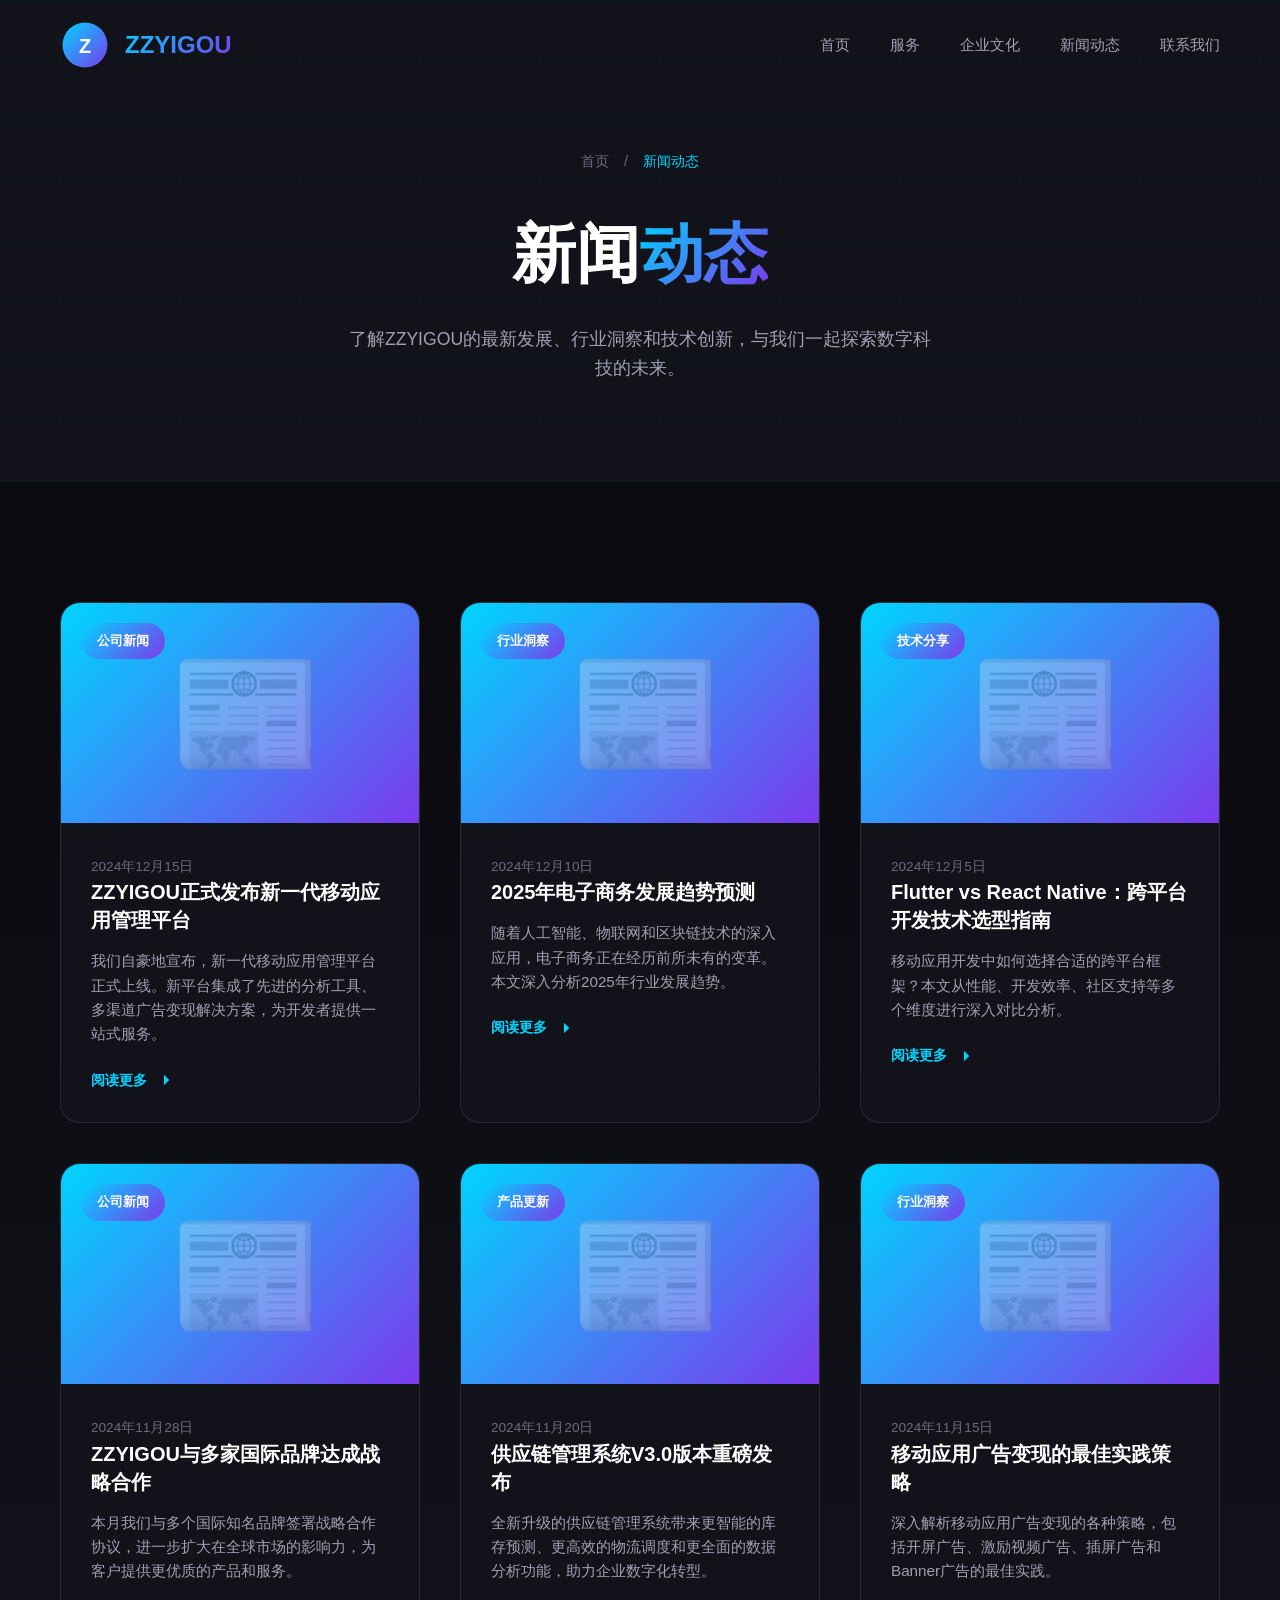
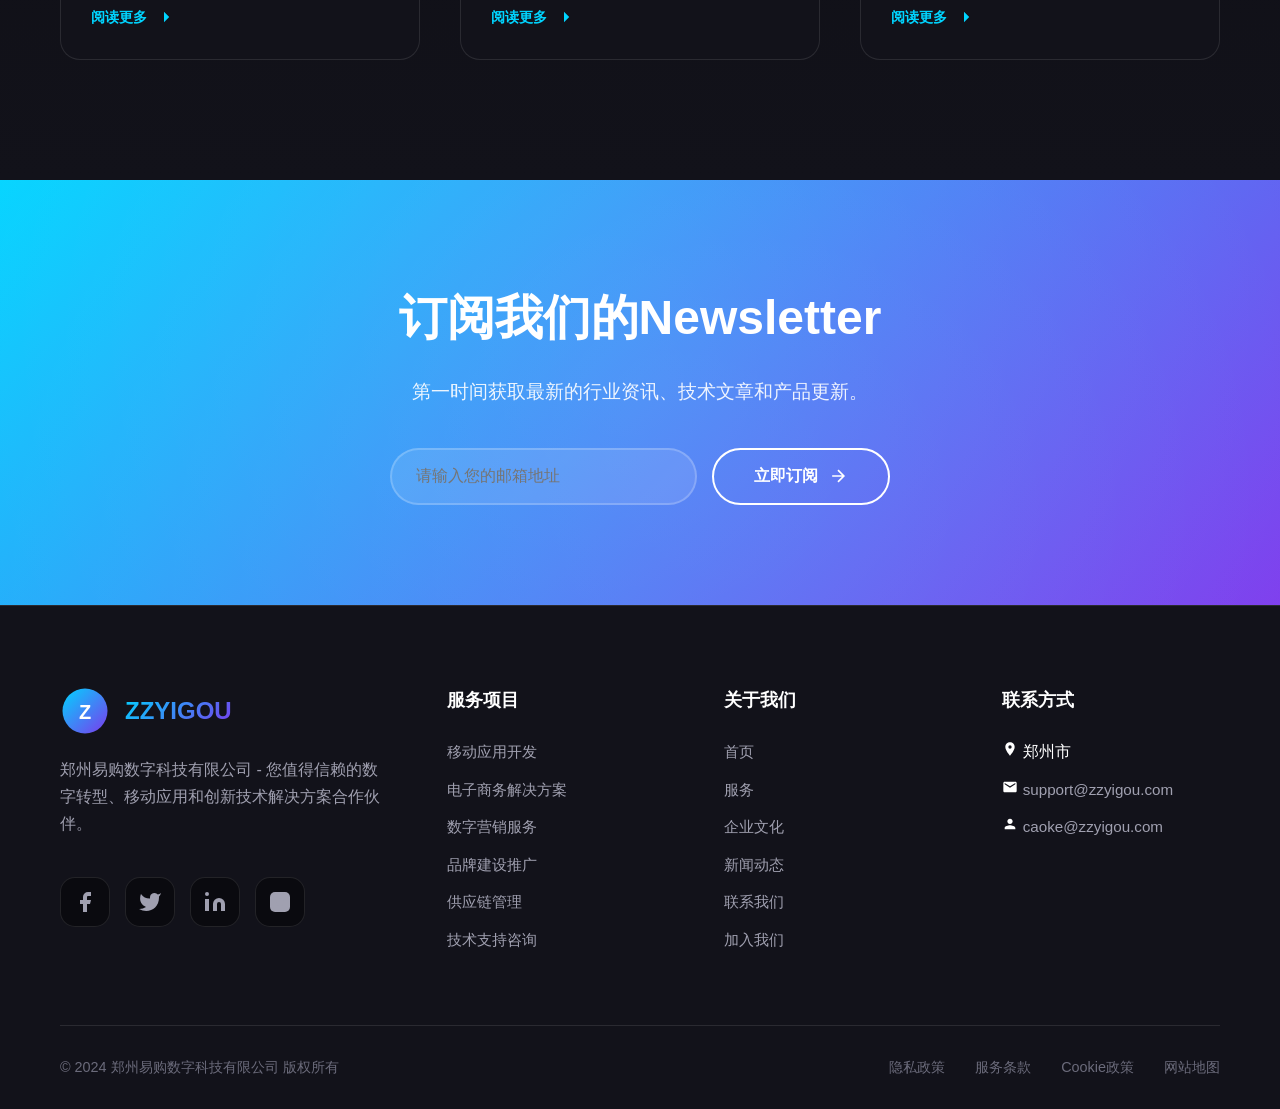
<file: news.html>
<!DOCTYPE html>
<html lang="zh-CN">
<head>
    <meta charset="UTF-8">
    <meta name="viewport" content="width=device-width, initial-scale=1.0">
    <meta http-equiv="X-UA-Compatible" content="IE=edge">
    <meta name="description" content="ZZYIGOU新闻动态 - 了解我们的最新发展、行业洞察和技术创新。">
    <meta name="keywords" content="ZZYIGOU新闻,数字科技动态,移动应用新闻,电子商务趋势,企业新闻">
    <meta name="author" content="郑州易购数字科技有限公司">
    <meta name="robots" content="index, follow">
    <link rel="canonical" href="https://zzyigou.com/news.html">
    
    <title>新闻动态 - ZZYIGOU数字科技</title>
    
    <link rel="icon" type="image/svg+xml" href="data:image/svg+xml,%3Csvg xmlns='http://www.w3.org/2000/svg' viewBox='0 0 100 100'%3E%3Ccircle cx='50' cy='50' r='45' fill='%2300d4ff'/%3E%3Ctext x='50' y='65' font-family='Arial' font-size='40' font-weight='bold' fill='white' text-anchor='middle'%3EZ%3C/text%3E%3C/svg%3E">
    <link rel="stylesheet" href="css/style.css">
</head>
<body>
    <!-- 预加载动画 -->
    <div class="preloader">
        <div class="loader"></div>
    </div>

    <!-- 导航栏 -->
    <nav class="navbar">
        <a href="index.html" class="logo">
            <svg viewBox="0 0 100 100" width="50" height="50">
                <defs>
                    <linearGradient id="logoGrad" x1="0%" y1="0%" x2="100%" y2="100%">
                        <stop offset="0%" style="stop-color:#00d4ff"/>
                        <stop offset="100%" style="stop-color:#7c3aed"/>
                    </linearGradient>
                </defs>
                <circle cx="50" cy="50" r="45" fill="url(#logoGrad)"/>
                <text x="50" y="65" font-family="Arial, sans-serif" font-size="40" font-weight="bold" fill="white" text-anchor="middle">Z</text>
            </svg>
            <span class="logo-text">ZZYIGOU</span>
        </a>
        
        <ul class="nav-links">
            <li><a href="index.html">首页</a></li>
            <li><a href="services.html">服务</a></li>
            <li><a href="culture.html">企业文化</a></li>
            <li><a href="news.html" class="active">新闻动态</a></li>
            <li><a href="contact.html">联系我们</a></li>
        </ul>
        
        <div class="mobile-toggle" aria-label="切换菜单">
            <span></span>
            <span></span>
            <span></span>
        </div>
    </nav>

    <!-- 页面头部 -->
    <header class="page-header">
        <div class="breadcrumb">
            <a href="index.html">首页</a>
            <span>/</span>
            <span class="current">新闻动态</span>
        </div>
        <h1>新闻<span class="text-gradient">动态</span></h1>
        <p>了解ZZYIGOU的最新发展、行业洞察和技术创新，与我们一起探索数字科技的未来。</p>
    </header>

    <!-- 新闻列表 -->
    <section class="section news">
        <div class="news-grid">
            <article class="news-card">
                <div class="news-image">
                    <span class="news-category">公司新闻</span>
                </div>
                <div class="news-content">
                    <span class="news-date">2024年12月15日</span>
                    <h3 class="news-title">
                        <a href="#">ZZYIGOU正式发布新一代移动应用管理平台</a>
                    </h3>
                    <p class="news-excerpt">
                        我们自豪地宣布，新一代移动应用管理平台正式上线。新平台集成了先进的分析工具、多渠道广告变现解决方案，为开发者提供一站式服务。
                    </p>
                    <a href="#" class="read-more">
                        阅读更多
                        <svg viewBox="0 0 24 24"><path d="M5 12h14M12 5l7 7-7 7"/></svg>
                    </a>
                </div>
            </article>

            <article class="news-card">
                <div class="news-image">
                    <span class="news-category">行业洞察</span>
                </div>
                <div class="news-content">
                    <span class="news-date">2024年12月10日</span>
                    <h3 class="news-title">
                        <a href="#">2025年电子商务发展趋势预测</a>
                    </h3>
                    <p class="news-excerpt">
                        随着人工智能、物联网和区块链技术的深入应用，电子商务正在经历前所未有的变革。本文深入分析2025年行业发展趋势。
                    </p>
                    <a href="#" class="read-more">
                        阅读更多
                        <svg viewBox="0 0 24 24"><path d="M5 12h14M12 5l7 7-7 7"/></svg>
                    </a>
                </div>
            </article>

            <article class="news-card">
                <div class="news-image">
                    <span class="news-category">技术分享</span>
                </div>
                <div class="news-content">
                    <span class="news-date">2024年12月5日</span>
                    <h3 class="news-title">
                        <a href="#">Flutter vs React Native：跨平台开发技术选型指南</a>
                    </h3>
                    <p class="news-excerpt">
                        移动应用开发中如何选择合适的跨平台框架？本文从性能、开发效率、社区支持等多个维度进行深入对比分析。
                    </p>
                    <a href="#" class="read-more">
                        阅读更多
                        <svg viewBox="0 0 24 24"><path d="M5 12h14M12 5l7 7-7 7"/></svg>
                    </a>
                </div>
            </article>

            <article class="news-card">
                <div class="news-image">
                    <span class="news-category">公司新闻</span>
                </div>
                <div class="news-content">
                    <span class="news-date">2024年11月28日</span>
                    <h3 class="news-title">
                        <a href="#">ZZYIGOU与多家国际品牌达成战略合作</a>
                    </h3>
                    <p class="news-excerpt">
                        本月我们与多个国际知名品牌签署战略合作协议，进一步扩大在全球市场的影响力，为客户提供更优质的产品和服务。
                    </p>
                    <a href="#" class="read-more">
                        阅读更多
                        <svg viewBox="0 0 24 24"><path d="M5 12h14M12 5l7 7-7 7"/></svg>
                    </a>
                </div>
            </article>

            <article class="news-card">
                <div class="news-image">
                    <span class="news-category">产品更新</span>
                </div>
                <div class="news-content">
                    <span class="news-date">2024年11月20日</span>
                    <h3 class="news-title">
                        <a href="#">供应链管理系统V3.0版本重磅发布</a>
                    </h3>
                    <p class="news-excerpt">
                        全新升级的供应链管理系统带来更智能的库存预测、更高效的物流调度和更全面的数据分析功能，助力企业数字化转型。
                    </p>
                    <a href="#" class="read-more">
                        阅读更多
                        <svg viewBox="0 0 24 24"><path d="M5 12h14M12 5l7 7-7 7"/></svg>
                    </a>
                </div>
            </article>

            <article class="news-card">
                <div class="news-image">
                    <span class="news-category">行业洞察</span>
                </div>
                <div class="news-content">
                    <span class="news-date">2024年11月15日</span>
                    <h3 class="news-title">
                        <a href="#">移动应用广告变现的最佳实践策略</a>
                    </h3>
                    <p class="news-excerpt">
                        深入解析移动应用广告变现的各种策略，包括开屏广告、激励视频广告、插屏广告和Banner广告的最佳实践。
                    </p>
                    <a href="#" class="read-more">
                        阅读更多
                        <svg viewBox="0 0 24 24"><path d="M5 12h14M12 5l7 7-7 7"/></svg>
                    </a>
                </div>
            </article>
        </div>
    </section>

    <!-- 订阅区域 -->
    <section class="cta">
        <div class="cta-content">
            <h2>订阅我们的Newsletter</h2>
            <p>第一时间获取最新的行业资讯、技术文章和产品更新。</p>
            <div style="display: flex; gap: 15px; justify-content: center; flex-wrap: wrap; max-width: 500px; margin: 0 auto;">
                <input type="email" placeholder="请输入您的邮箱地址" style="flex: 1; min-width: 250px; padding: 16px 24px; border-radius: 50px; border: 2px solid rgba(255,255,255,0.2); background: rgba(255,255,255,0.1); color: white; font-size: 1rem; outline: none;">
                <button type="submit" class="btn btn-secondary" style="white-space: nowrap;">
                    立即订阅
                    <svg viewBox="0 0 24 24" width="20" height="20" fill="none" stroke="currentColor" stroke-width="2">
                        <path d="M5 12h14M12 5l7 7-7 7"/>
                    </svg>
                </button>
            </div>
        </div>
    </section>

    <!-- 页脚 -->
    <footer class="footer">
        <div class="footer-grid">
            <div class="footer-brand">
                <div class="footer-logo">
                    <svg viewBox="0 0 100 100" width="50" height="50">
                        <defs>
                            <linearGradient id="footerLogoGrad" x1="0%" y1="0%" x2="100%" y2="100%">
                                <stop offset="0%" style="stop-color:#00d4ff"/>
                                <stop offset="100%" style="stop-color:#7c3aed"/>
                            </linearGradient>
                        </defs>
                        <circle cx="50" cy="50" r="45" fill="url(#footerLogoGrad)"/>
                        <text x="50" y="65" font-family="Arial, sans-serif" font-size="40" font-weight="bold" fill="white" text-anchor="middle">Z</text>
                    </svg>
                    <span>ZZYIGOU</span>
                </div>
                <p>
                    郑州易购数字科技有限公司 - 您值得信赖的数字转型、移动应用和创新技术解决方案合作伙伴。
                </p>
                <div class="contact-social">
                    <a href="#" aria-label="微信">
                        <svg viewBox="0 0 24 24"><path d="M18 2h-3a5 5 0 00-5 5v3H7v4h3v8h4v-8h3l1-4h-4V7a1 1 0 011-1h3z"/></svg>
                    </a>
                    <a href="#" aria-label="微博">
                        <svg viewBox="0 0 24 24"><path d="M23 3a10.9 10.9 0 01-3.14 1.53 4.48 4.48 0 00-7.86 3v1A10.66 10.66 0 013 4s-4 9 5 13a11.64 11.64 0 01-7 2c9 5 20 0 20-11.5a4.5 4.5 0 00-.08-.83A7.72 7.72 0 0023 3z"/></svg>
                    </a>
                    <a href="#" aria-label="领英">
                        <svg viewBox="0 0 24 24"><path d="M16 8a6 6 0 016 6v7h-4v-7a2 2 0 00-2-2 2 2 0 00-2 2v7h-4v-7a6 6 0 016-6zM2 9h4v12H2zM4 2a2 2 0 110 4 2 2 0 010-4z"/></svg>
                    </a>
                    <a href="#" aria-label="抖音">
                        <svg viewBox="0 0 24 24"><rect x="2" y="2" width="20" height="20" rx="5" ry="5"/><path d="M16 11.37A4 4 0 1112.63 8 4 4 0 0116 11.37zM17.5 6.5h.01"/></svg>
                    </a>
                </div>
            </div>
            
            <div class="footer-column">
                <h4>服务项目</h4>
                <ul class="footer-links">
                    <li><a href="services.html">移动应用开发</a></li>
                    <li><a href="services.html">电子商务解决方案</a></li>
                    <li><a href="services.html">数字营销服务</a></li>
                    <li><a href="services.html">品牌建设推广</a></li>
                    <li><a href="services.html">供应链管理</a></li>
                    <li><a href="services.html">技术支持咨询</a></li>
                </ul>
            </div>
            
            <div class="footer-column">
                <h4>关于我们</h4>
                <ul class="footer-links">
                    <li><a href="index.html">首页</a></li>
                    <li><a href="services.html">服务</a></li>
                    <li><a href="culture.html">企业文化</a></li>
                    <li><a href="news.html">新闻动态</a></li>
                    <li><a href="contact.html">联系我们</a></li>
                    <li><a href="contact.html">加入我们</a></li>
                </ul>
            </div>
            
            <div class="footer-column">
                <h4>联系方式</h4>
                <ul class="footer-links">
                    <li>
                        <svg viewBox="0 0 24 24" width="16" height="16" fill="currentColor">
                            <path d="M12 2C8.13 2 5 5.13 5 9c0 5.25 7 13 7 13s7-7.75 7-13c0-3.87-3.13-7-7-7zm0 9.5a2.5 2.5 0 010-5 2.5 2.5 0 010 5z"/>
                        </svg>
                        郑州市
                    </li>
                    <li>
                        <svg viewBox="0 0 24 24" width="16" height="16" fill="currentColor">
                            <path d="M20 4H4c-1.1 0-1.99.9-1.99 2L2 18c0 1.1.9 2 2 2h16c1.1 0 2-.9 2-2V6c0-1.1-.9-2-2-2zm0 4l-8 5-8-5V6l8 5 8-5v2z"/>
                        </svg>
                        <a href="mailto:support@zzyigou.com">support@zzyigou.com</a>
                    </li>
                    <li>
                        <svg viewBox="0 0 24 24" width="16" height="16" fill="currentColor">
                            <path d="M12 12c2.21 0 4-1.79 4-4s-1.79-4-4-4-4 1.79-4 4 1.79 4 4 4zm0 2c-2.67 0-8 1.34-8 4v2h16v-2c0-2.66-5.33-4-8-4z"/>
                        </svg>
                        <a href="mailto:caoke@zzyigou.com">caoke@zzyigou.com</a>
                    </li>
                </ul>
            </div>
        </div>
        
        <div class="footer-bottom">
            <p>© 2024 郑州易购数字科技有限公司 版权所有</p>
            <div class="footer-bottom-links">
                <a href="privacy.html">隐私政策</a>
                <a href="terms.html">服务条款</a>
                <a href="#">Cookie政策</a>
                <a href="#">网站地图</a>
            </div>
        </div>
    </footer>

    <script src="js/main.js"></script>
</body>
</html>
</file>
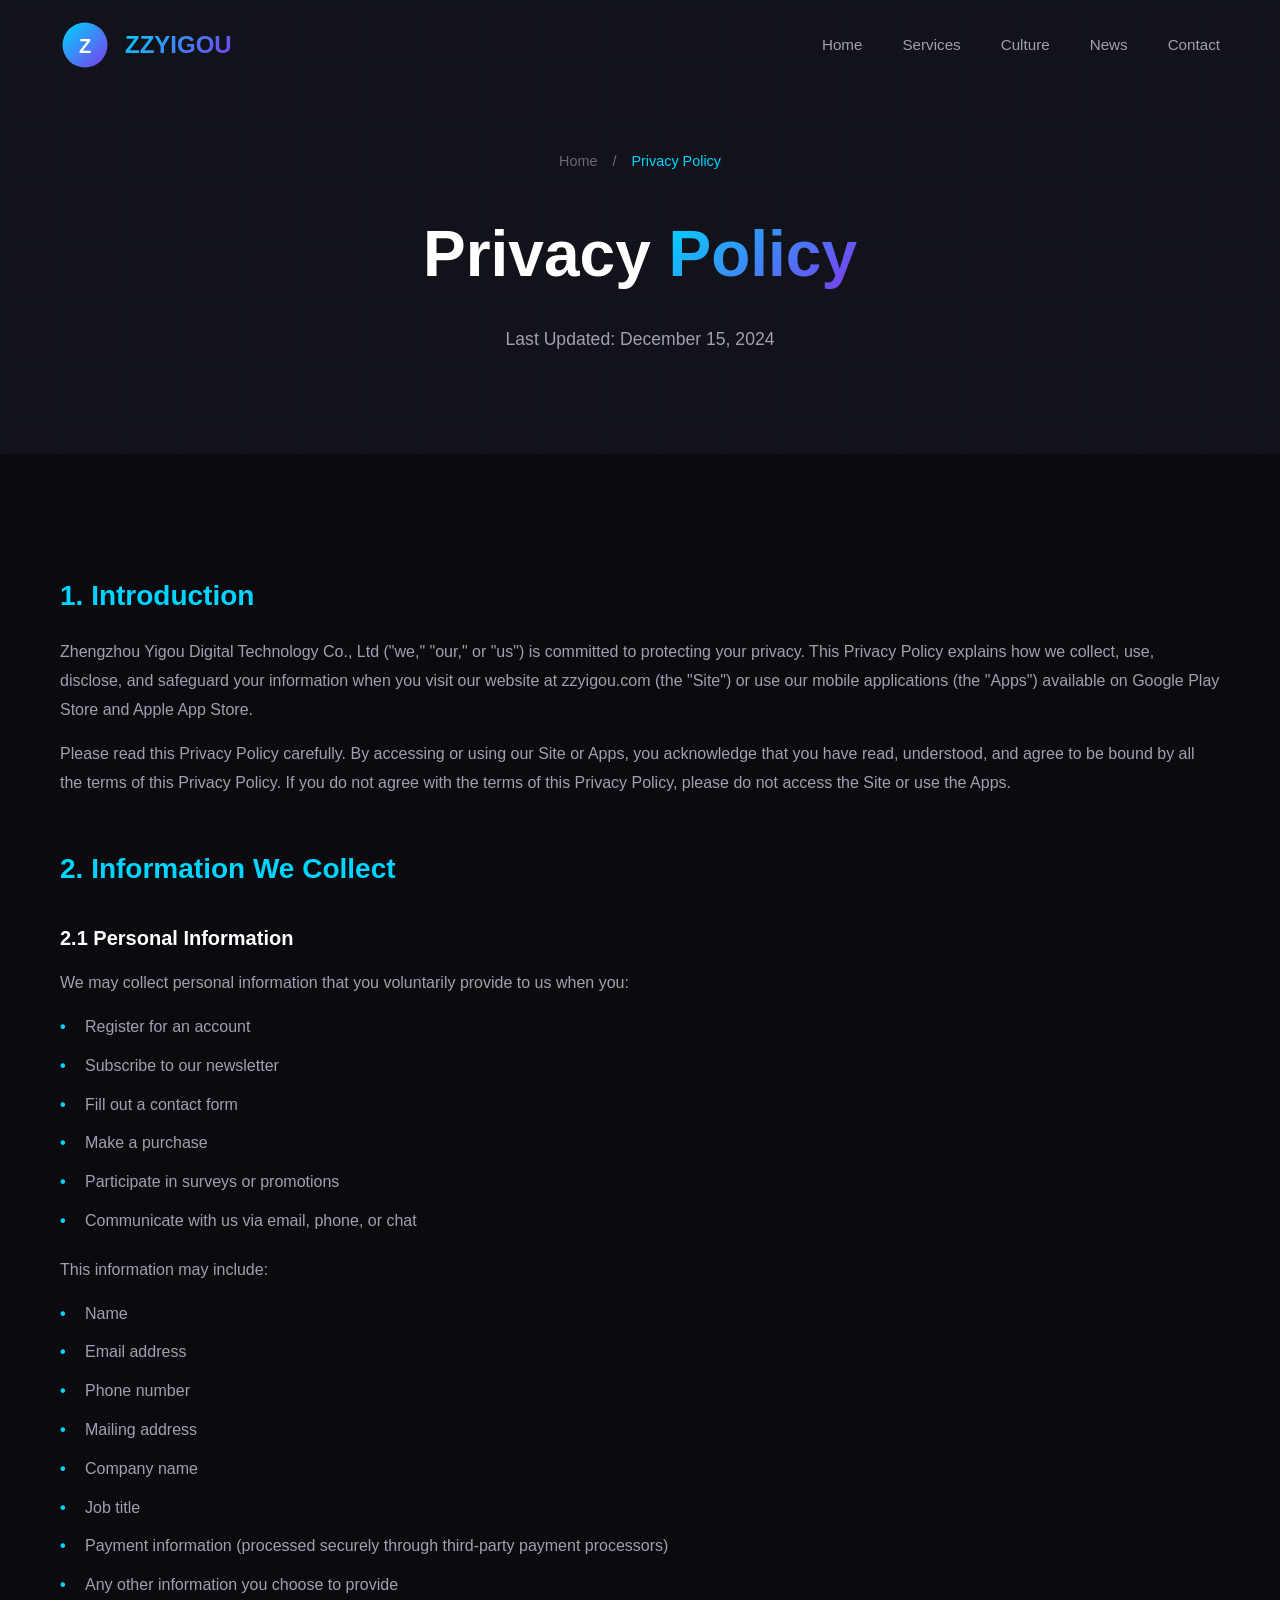
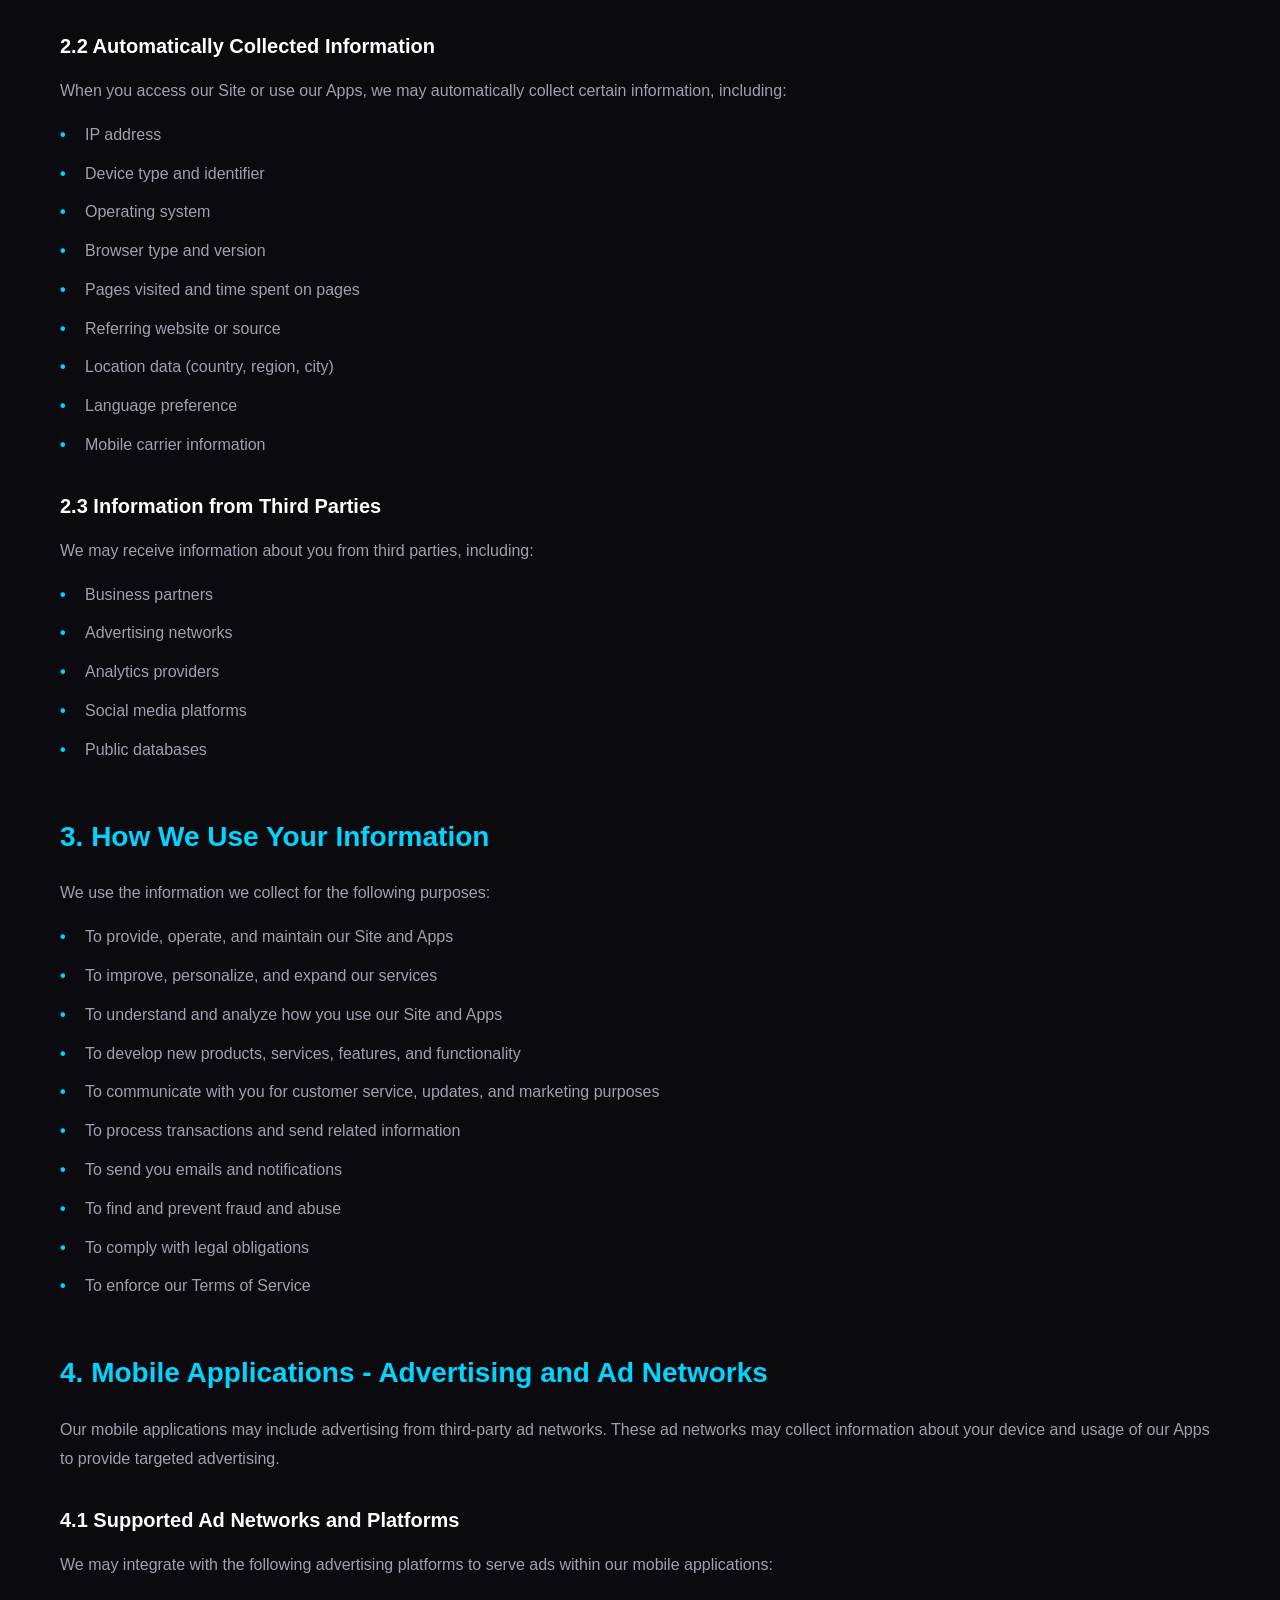
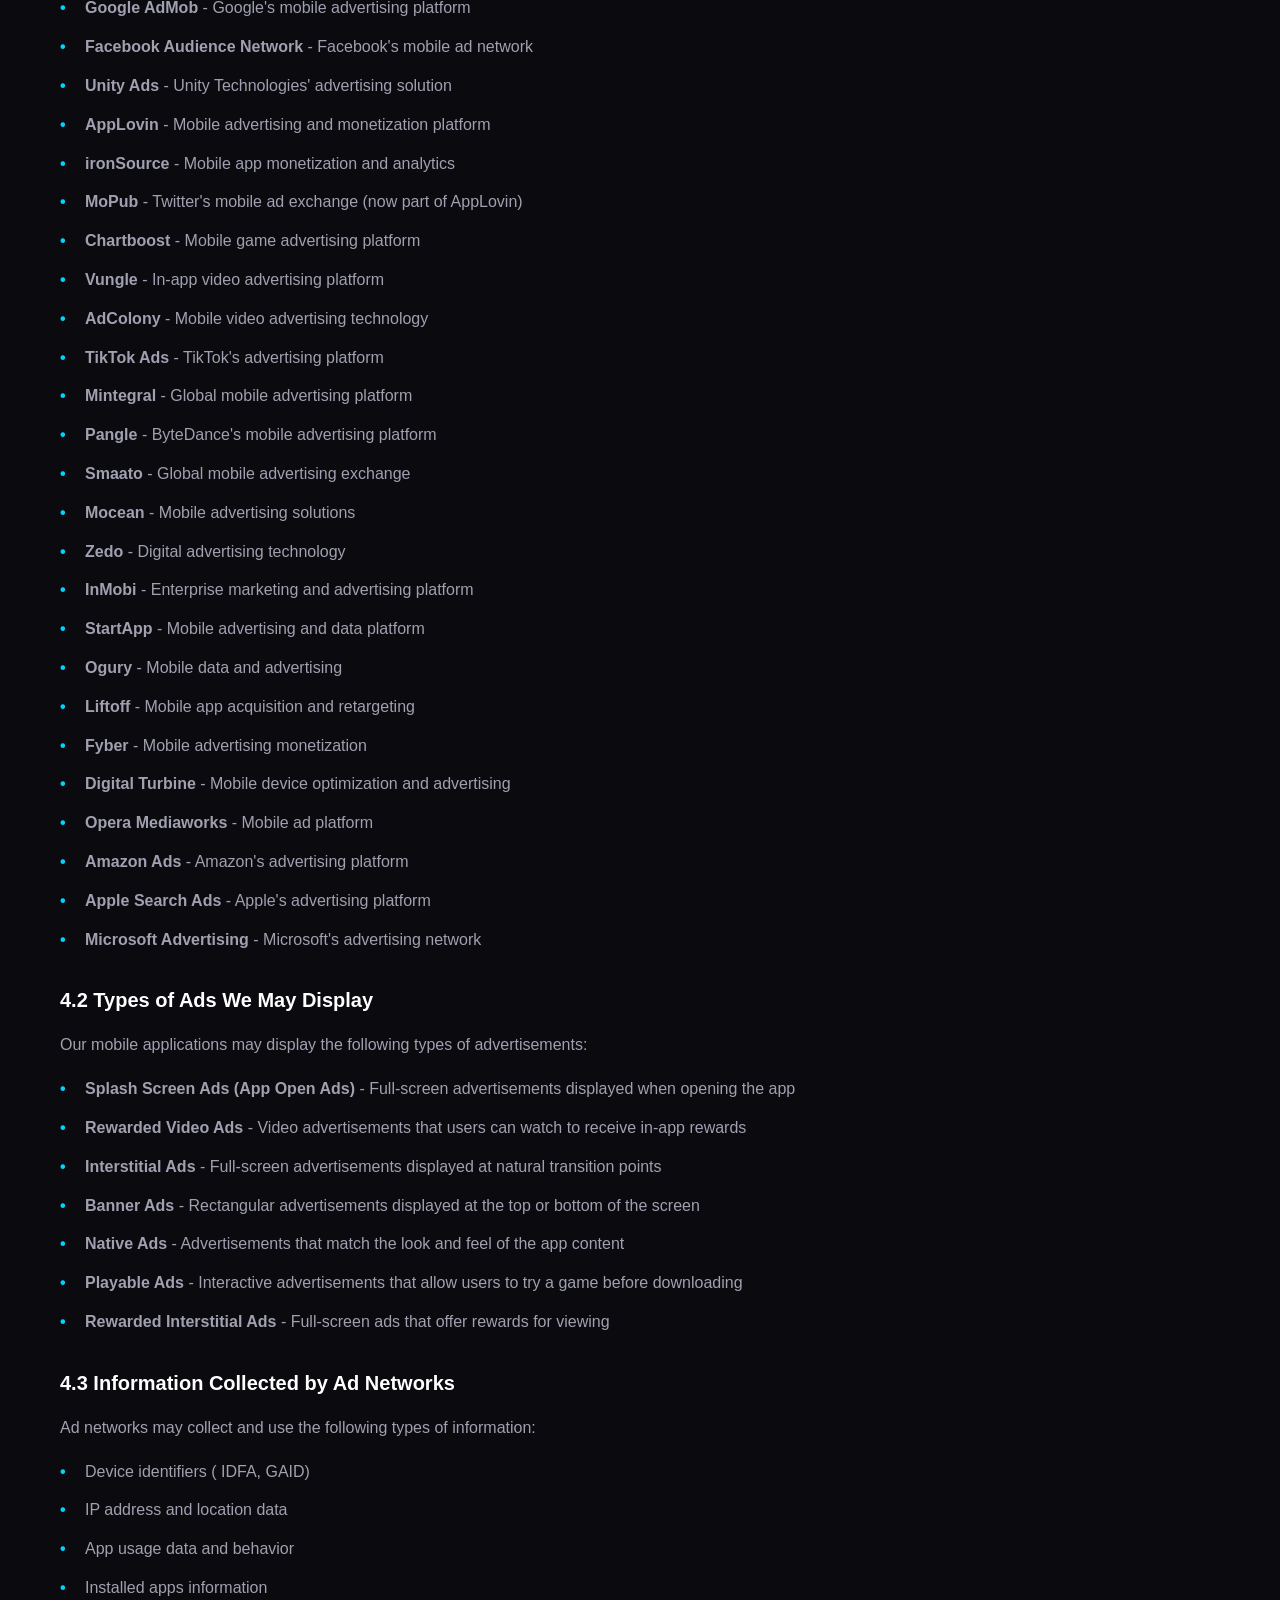
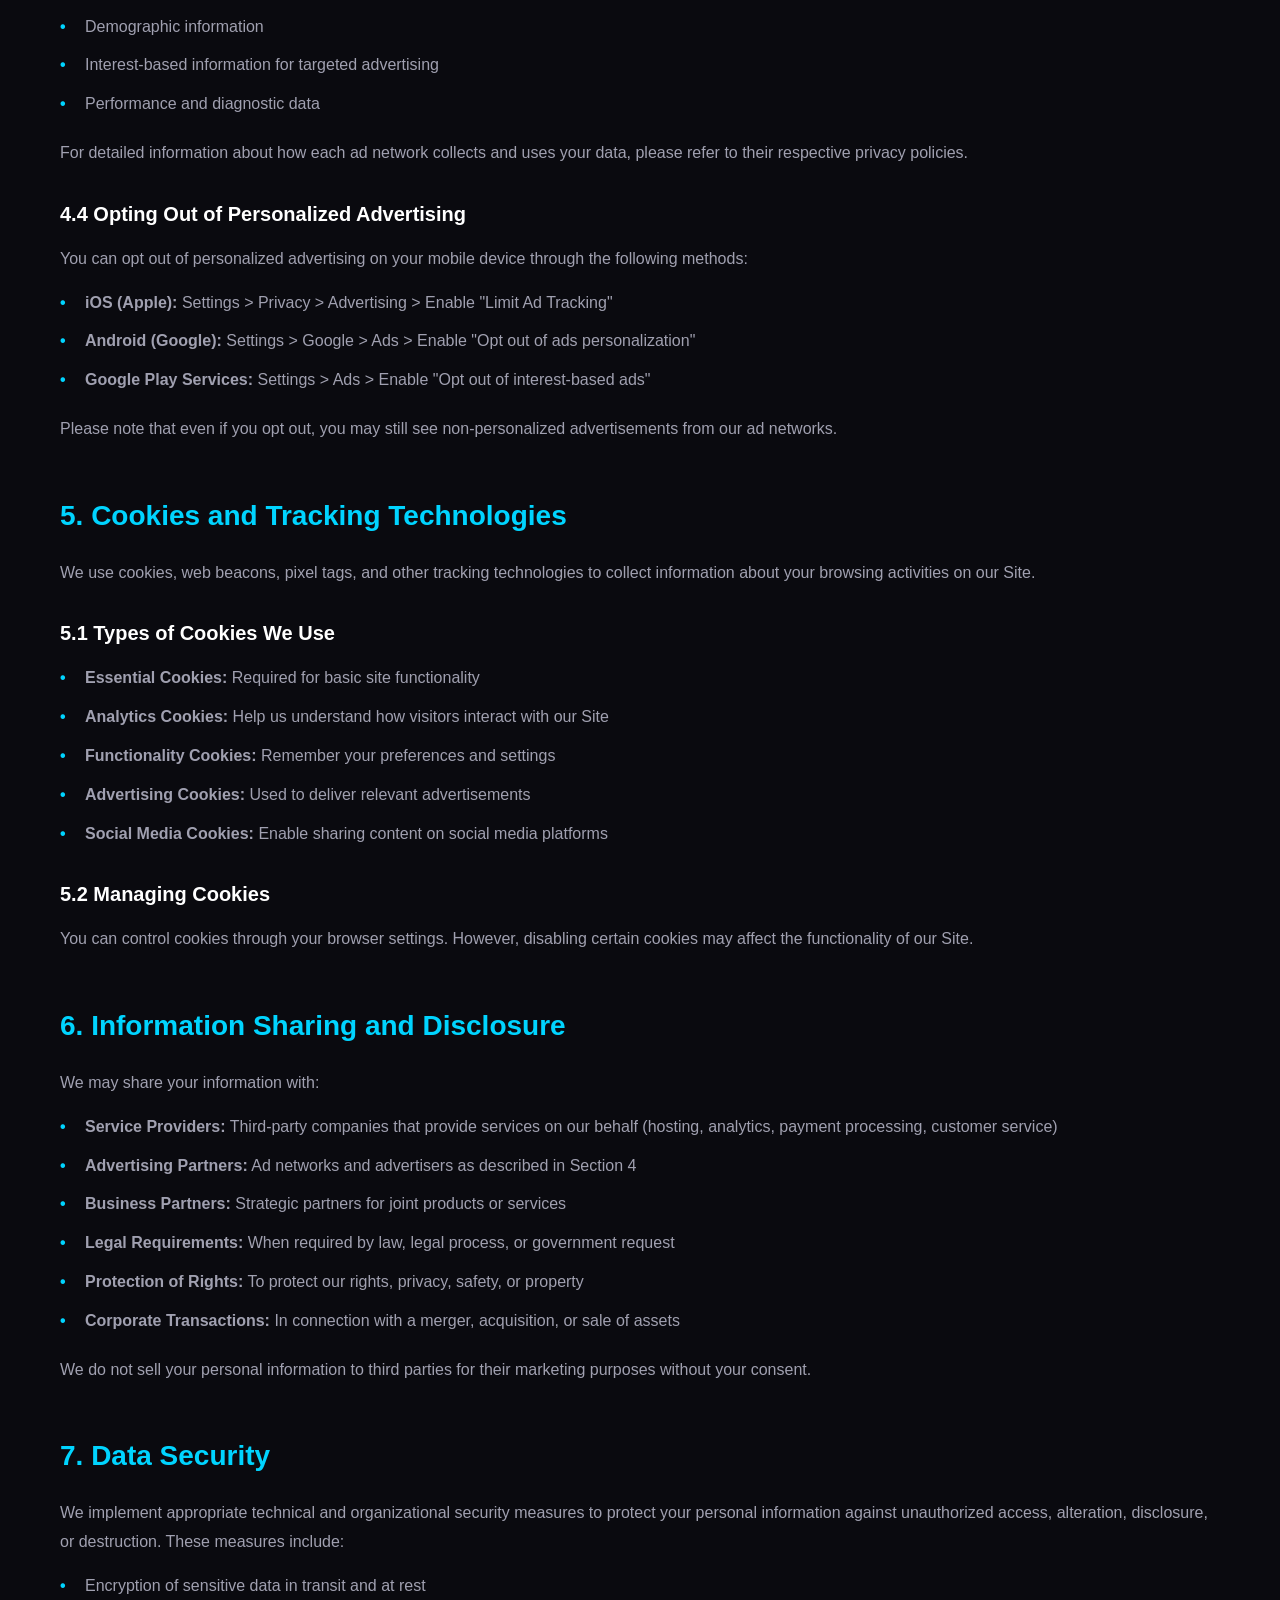
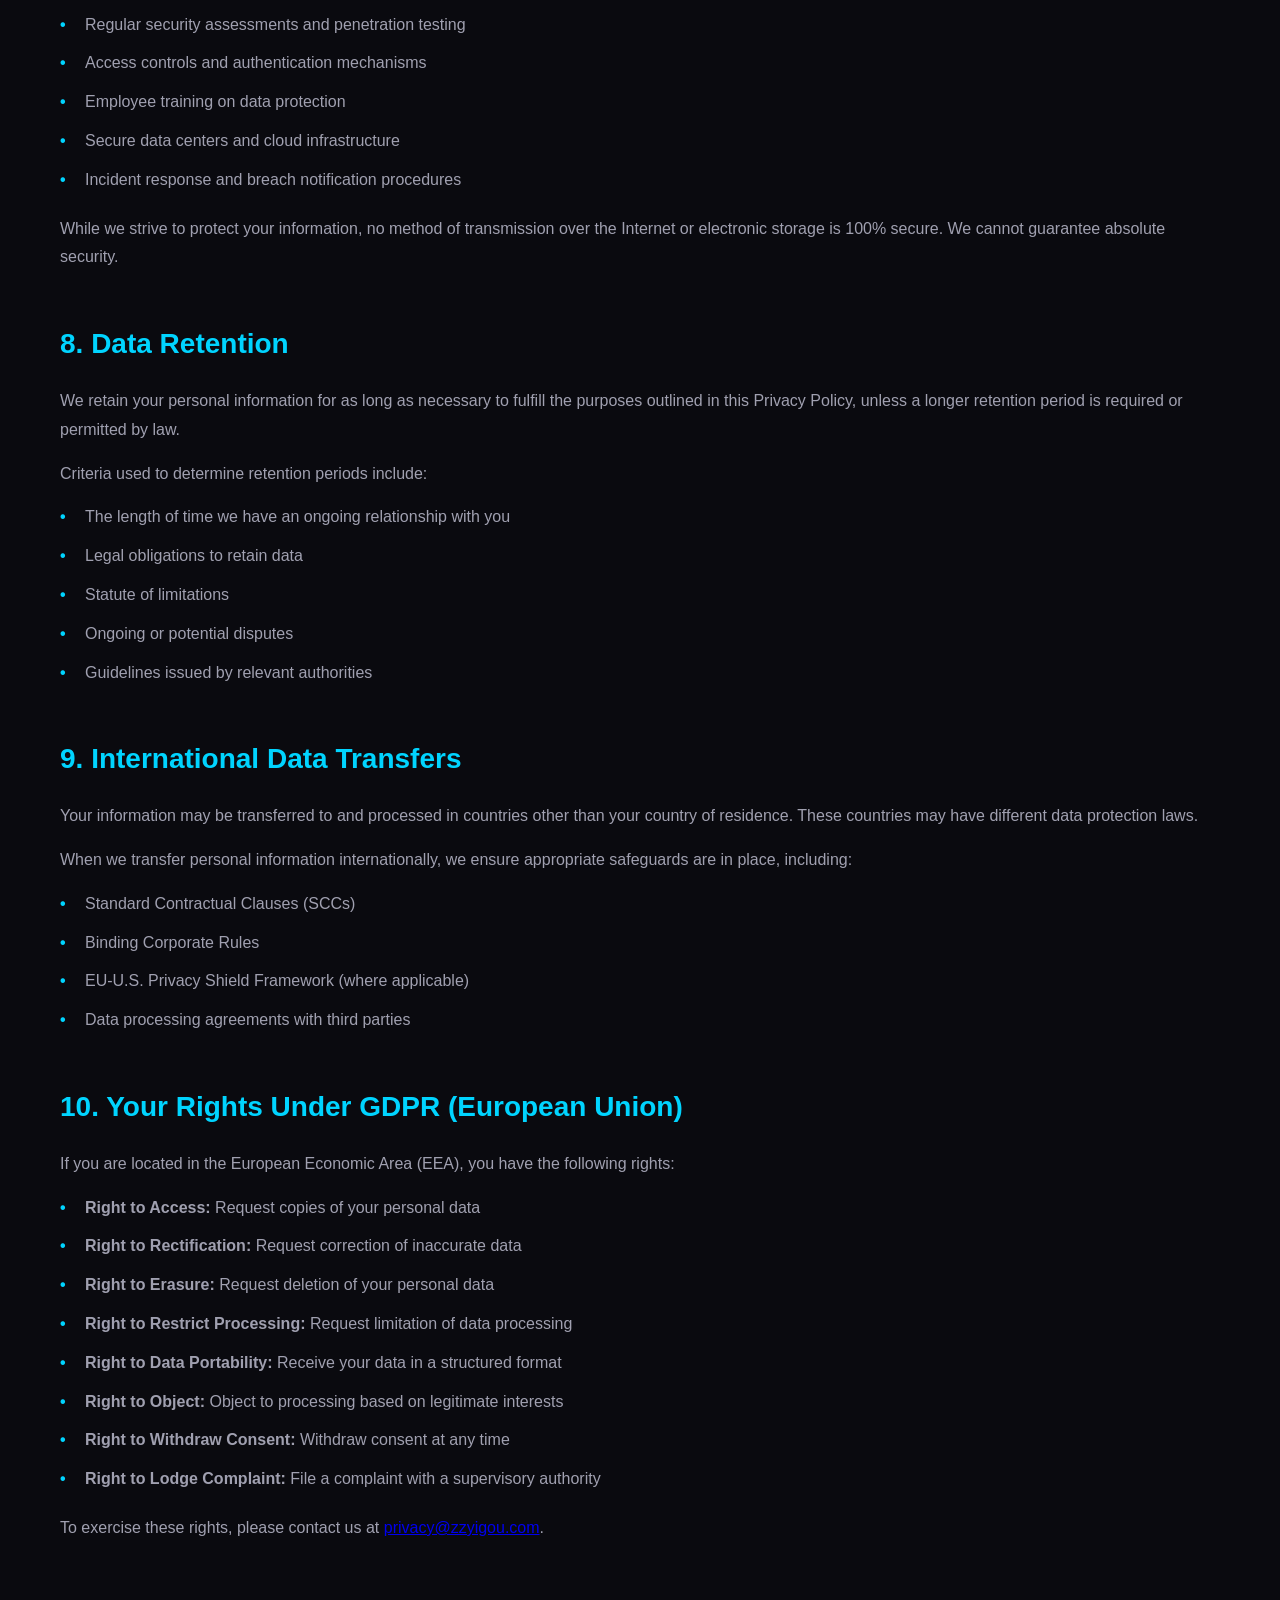
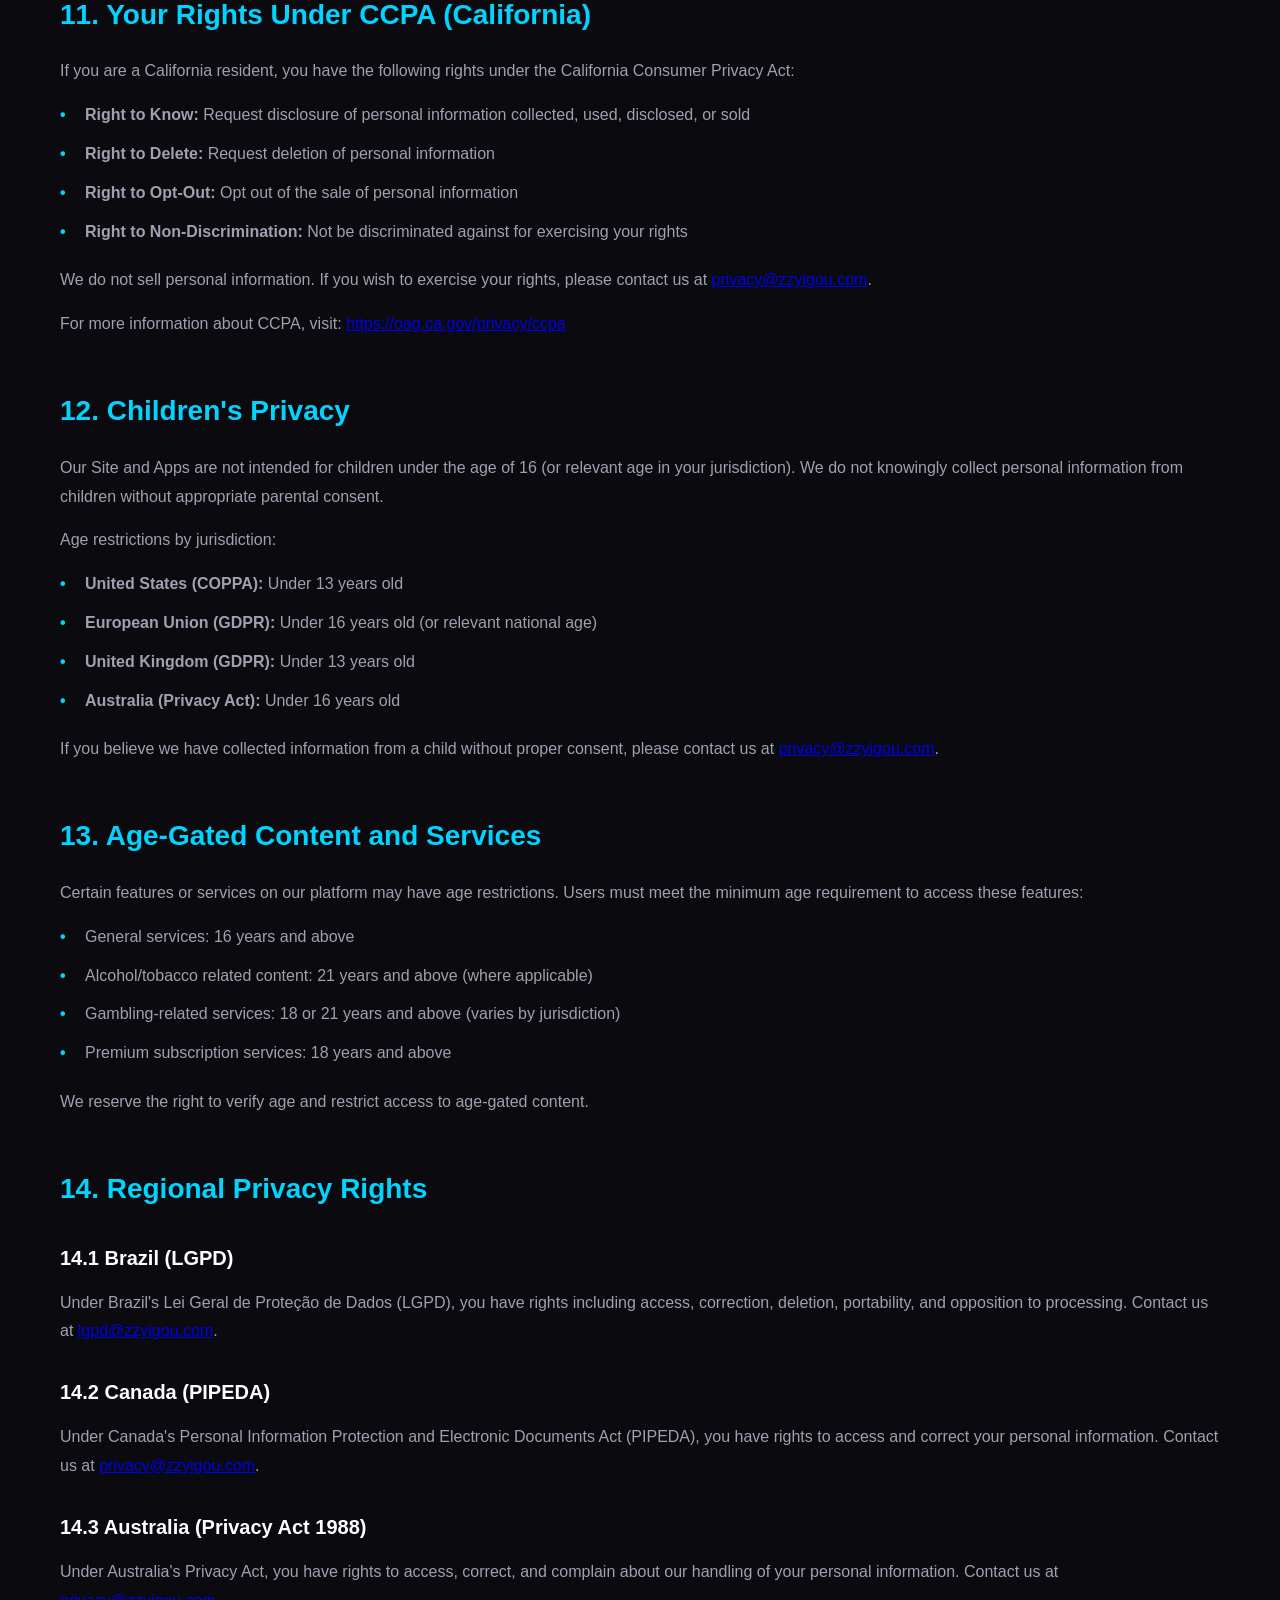
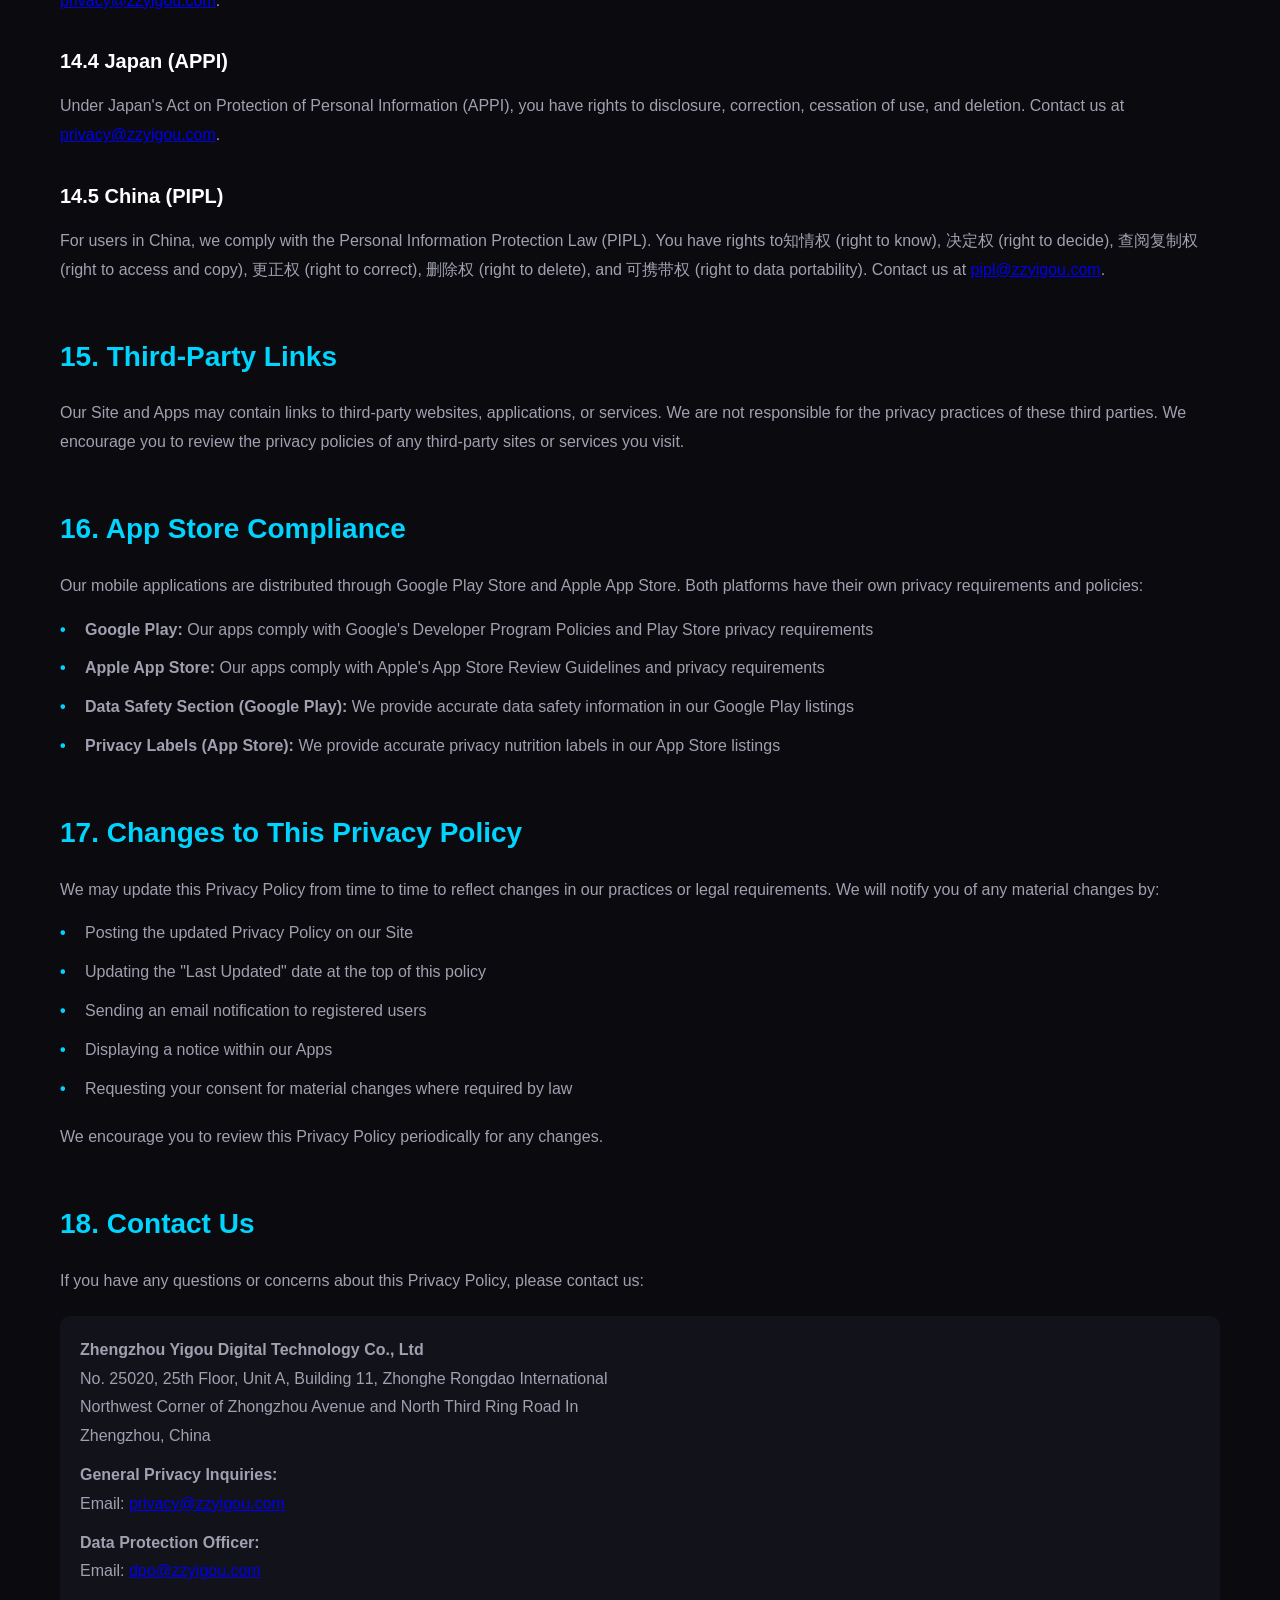
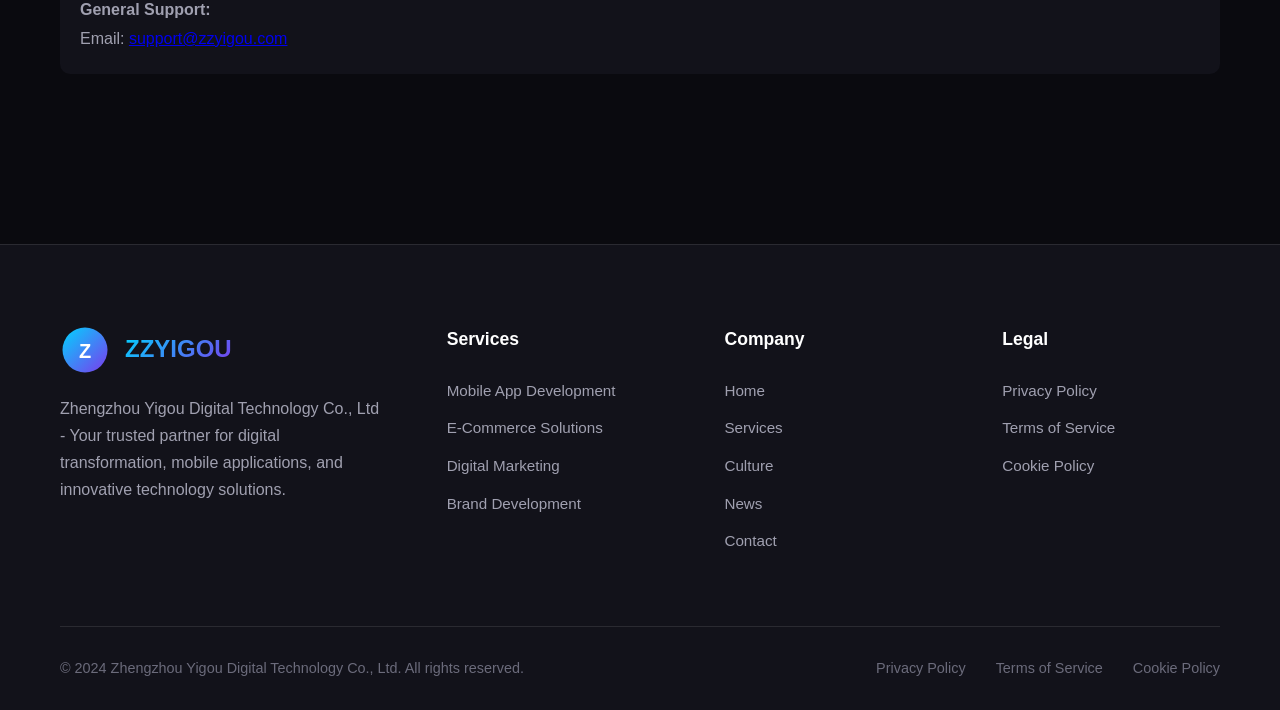
<file: privacy.html>
<!DOCTYPE html>
<html lang="en">
<head>
    <meta charset="UTF-8">
    <meta name="viewport" content="width=device-width, initial-scale=1.0">
    <meta http-equiv="X-UA-Compatible" content="IE=edge">
    <meta name="description" content="ZZYIGOU Privacy Policy - Learn how we collect, use, and protect your personal data. Comprehensive privacy information for GDPR, CCPA, and international users.">
    <meta name="keywords" content="privacy policy, data protection, GDPR, CCPA, personal data, ZZYIGOU privacy">
    <meta name="author" content="Zhengzhou Yigou Digital Technology Co., Ltd">
    <meta name="robots" content="noindex, nofollow">
    <link rel="canonical" href="https://zzyigou.com/privacy.html">
    
    <title>Privacy Policy - ZZYIGOU Digital Technology</title>
    
    <link rel="icon" type="image/svg+xml" href="data:image/svg+xml,%3Csvg xmlns='http://www.w3.org/2000/svg' viewBox='0 0 100 100'%3E%3Ccircle cx='50' cy='50' r='45' fill='%2300d4ff'/%3E%3Ctext x='50' y='65' font-family='Arial' font-size='40' font-weight='bold' fill='white' text-anchor='middle'%3EZ%3C/text%3E%3C/svg%3E">
    <link rel="stylesheet" href="css/style.css">
</head>
<body>
    <!-- Preloader -->
    <div class="preloader">
        <div class="loader"></div>
    </div>

    <!-- Navigation -->
    <nav class="navbar">
        <a href="index.html" class="logo">
            <svg viewBox="0 0 100 100" width="50" height="50">
                <defs>
                    <linearGradient id="logoGrad" x1="0%" y1="0%" x2="100%" y2="100%">
                        <stop offset="0%" style="stop-color:#00d4ff"/>
                        <stop offset="100%" style="stop-color:#7c3aed"/>
                    </linearGradient>
                </defs>
                <circle cx="50" cy="50" r="45" fill="url(#logoGrad)"/>
                <text x="50" y="65" font-family="Arial, sans-serif" font-size="40" font-weight="bold" fill="white" text-anchor="middle">Z</text>
            </svg>
            <span class="logo-text">ZZYIGOU</span>
        </a>
        
        <ul class="nav-links">
            <li><a href="index.html">Home</a></li>
            <li><a href="services.html">Services</a></li>
            <li><a href="culture.html">Culture</a></li>
            <li><a href="news.html">News</a></li>
            <li><a href="contact.html">Contact</a></li>
        </ul>
        
        <div class="mobile-toggle" aria-label="Toggle menu">
            <span></span>
            <span></span>
            <span></span>
        </div>
    </nav>

    <!-- Page Header -->
    <header class="page-header">
        <div class="breadcrumb">
            <a href="index.html">Home</a>
            <span>/</span>
            <span class="current">Privacy Policy</span>
        </div>
        <h1>Privacy <span class="text-gradient">Policy</span></h1>
        <p>Last Updated: December 15, 2024</p>
    </header>

    <!-- Content -->
    <section class="section">
        <div class="legal-container">
            <div class="legal-section">
                <h2>1. Introduction</h2>
                <p>
                    Zhengzhou Yigou Digital Technology Co., Ltd ("we," "our," or "us") is committed to protecting your privacy. 
                    This Privacy Policy explains how we collect, use, disclose, and safeguard your information when you visit our 
                    website at zzyigou.com (the "Site") or use our mobile applications (the "Apps") available on Google Play 
                    Store and Apple App Store.
                </p>
                <p>
                    Please read this Privacy Policy carefully. By accessing or using our Site or Apps, you acknowledge that you 
                    have read, understood, and agree to be bound by all the terms of this Privacy Policy. If you do not agree 
                    with the terms of this Privacy Policy, please do not access the Site or use the Apps.
                </p>
            </div>

            <div class="legal-section">
                <h2>2. Information We Collect</h2>
                
                <h3>2.1 Personal Information</h3>
                <p>We may collect personal information that you voluntarily provide to us when you:</p>
                <ul>
                    <li>Register for an account</li>
                    <li>Subscribe to our newsletter</li>
                    <li>Fill out a contact form</li>
                    <li>Make a purchase</li>
                    <li>Participate in surveys or promotions</li>
                    <li>Communicate with us via email, phone, or chat</li>
                </ul>
                <p>This information may include:</p>
                <ul>
                    <li>Name</li>
                    <li>Email address</li>
                    <li>Phone number</li>
                    <li>Mailing address</li>
                    <li>Company name</li>
                    <li>Job title</li>
                    <li>Payment information (processed securely through third-party payment processors)</li>
                    <li>Any other information you choose to provide</li>
                </ul>

                <h3>2.2 Automatically Collected Information</h3>
                <p>When you access our Site or use our Apps, we may automatically collect certain information, including:</p>
                <ul>
                    <li>IP address</li>
                    <li>Device type and identifier</li>
                    <li>Operating system</li>
                    <li>Browser type and version</li>
                    <li>Pages visited and time spent on pages</li>
                    <li>Referring website or source</li>
                    <li>Location data (country, region, city)</li>
                    <li>Language preference</li>
                    <li>Mobile carrier information</li>
                </ul>

                <h3>2.3 Information from Third Parties</h3>
                <p>We may receive information about you from third parties, including:</p>
                <ul>
                    <li>Business partners</li>
                    <li>Advertising networks</li>
                    <li>Analytics providers</li>
                    <li>Social media platforms</li>
                    <li>Public databases</li>
                </ul>
            </div>

            <div class="legal-section">
                <h2>3. How We Use Your Information</h2>
                <p>We use the information we collect for the following purposes:</p>
                <ul>
                    <li>To provide, operate, and maintain our Site and Apps</li>
                    <li>To improve, personalize, and expand our services</li>
                    <li>To understand and analyze how you use our Site and Apps</li>
                    <li>To develop new products, services, features, and functionality</li>
                    <li>To communicate with you for customer service, updates, and marketing purposes</li>
                    <li>To process transactions and send related information</li>
                    <li>To send you emails and notifications</li>
                    <li>To find and prevent fraud and abuse</li>
                    <li>To comply with legal obligations</li>
                    <li>To enforce our Terms of Service</li>
                </ul>
            </div>

            <div class="legal-section">
                <h2>4. Mobile Applications - Advertising and Ad Networks</h2>
                <p>
                    Our mobile applications may include advertising from third-party ad networks. These ad networks may collect 
                    information about your device and usage of our Apps to provide targeted advertising.
                </p>

                <h3>4.1 Supported Ad Networks and Platforms</h3>
                <p>We may integrate with the following advertising platforms to serve ads within our mobile applications:</p>
                <ul>
                    <li><strong>Google AdMob</strong> - Google's mobile advertising platform</li>
                    <li><strong>Facebook Audience Network</strong> - Facebook's mobile ad network</li>
                    <li><strong>Unity Ads</strong> - Unity Technologies' advertising solution</li>
                    <li><strong>AppLovin</strong> - Mobile advertising and monetization platform</li>
                    <li><strong>ironSource</strong> - Mobile app monetization and analytics</li>
                    <li><strong>MoPub</strong> - Twitter's mobile ad exchange (now part of AppLovin)</li>
                    <li><strong>Chartboost</strong> - Mobile game advertising platform</li>
                    <li><strong>Vungle</strong> - In-app video advertising platform</li>
                    <li><strong>AdColony</strong> - Mobile video advertising technology</li>
                    <li><strong>TikTok Ads</strong> - TikTok's advertising platform</li>
                    <li><strong>Mintegral</strong> - Global mobile advertising platform</li>
                    <li><strong>Pangle</strong> - ByteDance's mobile advertising platform</li>
                    <li><strong>Smaato</strong> - Global mobile advertising exchange</li>
                    <li><strong>Mocean</strong> - Mobile advertising solutions</li>
                    <li><strong>Zedo</strong> - Digital advertising technology</li>
                    <li><strong>InMobi</strong> - Enterprise marketing and advertising platform</li>
                    <li><strong>StartApp</strong> - Mobile advertising and data platform</li>
                    <li><strong>Ogury</strong> - Mobile data and advertising</li>
                    <li><strong>Liftoff</strong> - Mobile app acquisition and retargeting</li>
                    <li><strong>Fyber</strong> - Mobile advertising monetization</li>
                    <li><strong>Digital Turbine</strong> - Mobile device optimization and advertising</li>
                    <li><strong>Opera Mediaworks</strong> - Mobile ad platform</li>
                    <li><strong>Amazon Ads</strong> - Amazon's advertising platform</li>
                    <li><strong>Apple Search Ads</strong> - Apple's advertising platform</li>
                    <li><strong>Microsoft Advertising</strong> - Microsoft's advertising network</li>
                </ul>

                <h3>4.2 Types of Ads We May Display</h3>
                <p>Our mobile applications may display the following types of advertisements:</p>
                <ul>
                    <li><strong>Splash Screen Ads (App Open Ads)</strong> - Full-screen advertisements displayed when opening the app</li>
                    <li><strong>Rewarded Video Ads</strong> - Video advertisements that users can watch to receive in-app rewards</li>
                    <li><strong>Interstitial Ads</strong> - Full-screen advertisements displayed at natural transition points</li>
                    <li><strong>Banner Ads</strong> - Rectangular advertisements displayed at the top or bottom of the screen</li>
                    <li><strong>Native Ads</strong> - Advertisements that match the look and feel of the app content</li>
                    <li><strong>Playable Ads</strong> - Interactive advertisements that allow users to try a game before downloading</li>
                    <li><strong>Rewarded Interstitial Ads</strong> - Full-screen ads that offer rewards for viewing</li>
                </ul>

                <h3>4.3 Information Collected by Ad Networks</h3>
                <p>Ad networks may collect and use the following types of information:</p>
                <ul>
                    <li>Device identifiers ( IDFA, GAID)</li>
                    <li>IP address and location data</li>
                    <li>App usage data and behavior</li>
                    <li>Installed apps information</li>
                    <li>Demographic information</li>
                    <li>Interest-based information for targeted advertising</li>
                    <li>Performance and diagnostic data</li>
                </ul>
                <p>
                    For detailed information about how each ad network collects and uses your data, please refer to their 
                    respective privacy policies.
                </p>

                <h3>4.4 Opting Out of Personalized Advertising</h3>
                <p>
                    You can opt out of personalized advertising on your mobile device through the following methods:
                </p>
                <ul>
                    <li><strong>iOS (Apple):</strong> Settings > Privacy > Advertising > Enable "Limit Ad Tracking"</li>
                    <li><strong>Android (Google):</strong> Settings > Google > Ads > Enable "Opt out of ads personalization"</li>
                    <li><strong>Google Play Services:</strong> Settings > Ads > Enable "Opt out of interest-based ads"</li>
                </ul>
                <p>
                    Please note that even if you opt out, you may still see non-personalized advertisements from our ad networks.
                </p>
            </div>

            <div class="legal-section">
                <h2>5. Cookies and Tracking Technologies</h2>
                <p>
                    We use cookies, web beacons, pixel tags, and other tracking technologies to collect information about 
                    your browsing activities on our Site.
                </p>

                <h3>5.1 Types of Cookies We Use</h3>
                <ul>
                    <li><strong>Essential Cookies:</strong> Required for basic site functionality</li>
                    <li><strong>Analytics Cookies:</strong> Help us understand how visitors interact with our Site</li>
                    <li><strong>Functionality Cookies:</strong> Remember your preferences and settings</li>
                    <li><strong>Advertising Cookies:</strong> Used to deliver relevant advertisements</li>
                    <li><strong>Social Media Cookies:</strong> Enable sharing content on social media platforms</li>
                </ul>

                <h3>5.2 Managing Cookies</h3>
                <p>
                    You can control cookies through your browser settings. However, disabling certain cookies may affect 
                    the functionality of our Site.
                </p>
            </div>

            <div class="legal-section">
                <h2>6. Information Sharing and Disclosure</h2>
                <p>We may share your information with:</p>
                <ul>
                    <li><strong>Service Providers:</strong> Third-party companies that provide services on our behalf (hosting, analytics, payment processing, customer service)</li>
                    <li><strong>Advertising Partners:</strong> Ad networks and advertisers as described in Section 4</li>
                    <li><strong>Business Partners:</strong> Strategic partners for joint products or services</li>
                    <li><strong>Legal Requirements:</strong> When required by law, legal process, or government request</li>
                    <li><strong>Protection of Rights:</strong> To protect our rights, privacy, safety, or property</li>
                    <li><strong>Corporate Transactions:</strong> In connection with a merger, acquisition, or sale of assets</li>
                </ul>
                <p>
                    We do not sell your personal information to third parties for their marketing purposes without your consent.
                </p>
            </div>

            <div class="legal-section">
                <h2>7. Data Security</h2>
                <p>
                    We implement appropriate technical and organizational security measures to protect your personal information 
                    against unauthorized access, alteration, disclosure, or destruction. These measures include:
                </p>
                <ul>
                    <li>Encryption of sensitive data in transit and at rest</li>
                    <li>Regular security assessments and penetration testing</li>
                    <li>Access controls and authentication mechanisms</li>
                    <li>Employee training on data protection</li>
                    <li>Secure data centers and cloud infrastructure</li>
                    <li>Incident response and breach notification procedures</li>
                </ul>
                <p>
                    While we strive to protect your information, no method of transmission over the Internet or electronic 
                    storage is 100% secure. We cannot guarantee absolute security.
                </p>
            </div>

            <div class="legal-section">
                <h2>8. Data Retention</h2>
                <p>
                    We retain your personal information for as long as necessary to fulfill the purposes outlined in this 
                    Privacy Policy, unless a longer retention period is required or permitted by law.
                </p>
                <p>
                    Criteria used to determine retention periods include:
                </p>
                <ul>
                    <li>The length of time we have an ongoing relationship with you</li>
                    <li>Legal obligations to retain data</li>
                    <li>Statute of limitations</li>
                    <li>Ongoing or potential disputes</li>
                    <li>Guidelines issued by relevant authorities</li>
                </ul>
            </div>

            <div class="legal-section">
                <h2>9. International Data Transfers</h2>
                <p>
                    Your information may be transferred to and processed in countries other than your country of residence. 
                    These countries may have different data protection laws.
                </p>
                <p>
                    When we transfer personal information internationally, we ensure appropriate safeguards are in place, 
                    including:
                </p>
                <ul>
                    <li>Standard Contractual Clauses (SCCs)</li>
                    <li>Binding Corporate Rules</li>
                    <li>EU-U.S. Privacy Shield Framework (where applicable)</li>
                    <li>Data processing agreements with third parties</li>
                </ul>
            </div>

            <div class="legal-section">
                <h2>10. Your Rights Under GDPR (European Union)</h2>
                <p>If you are located in the European Economic Area (EEA), you have the following rights:</p>
                <ul>
                    <li><strong>Right to Access:</strong> Request copies of your personal data</li>
                    <li><strong>Right to Rectification:</strong> Request correction of inaccurate data</li>
                    <li><strong>Right to Erasure:</strong> Request deletion of your personal data</li>
                    <li><strong>Right to Restrict Processing:</strong> Request limitation of data processing</li>
                    <li><strong>Right to Data Portability:</strong> Receive your data in a structured format</li>
                    <li><strong>Right to Object:</strong> Object to processing based on legitimate interests</li>
                    <li><strong>Right to Withdraw Consent:</strong> Withdraw consent at any time</li>
                    <li><strong>Right to Lodge Complaint:</strong> File a complaint with a supervisory authority</li>
                </ul>
                <p>
                    To exercise these rights, please contact us at <a href="mailto:privacy@zzyigou.com">privacy@zzyigou.com</a>.
                </p>
            </div>

            <div class="legal-section">
                <h2>11. Your Rights Under CCPA (California)</h2>
                <p>If you are a California resident, you have the following rights under the California Consumer Privacy Act:</p>
                <ul>
                    <li><strong>Right to Know:</strong> Request disclosure of personal information collected, used, disclosed, or sold</li>
                    <li><strong>Right to Delete:</strong> Request deletion of personal information</li>
                    <li><strong>Right to Opt-Out:</strong> Opt out of the sale of personal information</li>
                    <li><strong>Right to Non-Discrimination:</strong> Not be discriminated against for exercising your rights</li>
                </ul>
                <p>
                    We do not sell personal information. If you wish to exercise your rights, please contact us at 
                    <a href="mailto:privacy@zzyigou.com">privacy@zzyigou.com</a>.
                </p>
                <p>
                    For more information about CCPA, visit: <a href="https://oag.ca.gov/privacy/ccpa" target="_blank" rel="noopener">https://oag.ca.gov/privacy/ccpa</a>
                </p>
            </div>

            <div class="legal-section">
                <h2>12. Children's Privacy</h2>
                <p>
                    Our Site and Apps are not intended for children under the age of 16 (or relevant age in your jurisdiction). 
                    We do not knowingly collect personal information from children without appropriate parental consent.
                </p>
                <p>
                    Age restrictions by jurisdiction:
                </p>
                <ul>
                    <li><strong>United States (COPPA):</strong> Under 13 years old</li>
                    <li><strong>European Union (GDPR):</strong> Under 16 years old (or relevant national age)</li>
                    <li><strong>United Kingdom (GDPR):</strong> Under 13 years old</li>
                    <li><strong>Australia (Privacy Act):</strong> Under 16 years old</li>
                </ul>
                <p>
                    If you believe we have collected information from a child without proper consent, please contact us at 
                    <a href="mailto:privacy@zzyigou.com">privacy@zzyigou.com</a>.
                </p>
            </div>

            <div class="legal-section">
                <h2>13. Age-Gated Content and Services</h2>
                <p>
                    Certain features or services on our platform may have age restrictions. Users must meet the minimum 
                    age requirement to access these features:
                </p>
                <ul>
                    <li>General services: 16 years and above</li>
                    <li>Alcohol/tobacco related content: 21 years and above (where applicable)</li>
                    <li>Gambling-related services: 18 or 21 years and above (varies by jurisdiction)</li>
                    <li>Premium subscription services: 18 years and above</li>
                </ul>
                <p>
                    We reserve the right to verify age and restrict access to age-gated content.
                </p>
            </div>

            <div class="legal-section">
                <h2>14. Regional Privacy Rights</h2>
                
                <h3>14.1 Brazil (LGPD)</h3>
                <p>
                    Under Brazil's Lei Geral de Proteção de Dados (LGPD), you have rights including access, correction, 
                    deletion, portability, and opposition to processing. Contact us at <a href="mailto:lgpd@zzyigou.com">lgpd@zzyigou.com</a>.
                </p>

                <h3>14.2 Canada (PIPEDA)</h3>
                <p>
                    Under Canada's Personal Information Protection and Electronic Documents Act (PIPEDA), you have rights 
                    to access and correct your personal information. Contact us at <a href="mailto:privacy@zzyigou.com">privacy@zzyigou.com</a>.
                </p>

                <h3>14.3 Australia (Privacy Act 1988)</h3>
                <p>
                    Under Australia's Privacy Act, you have rights to access, correct, and complain about our handling 
                    of your personal information. Contact us at <a href="mailto:privacy@zzyigou.com">privacy@zzyigou.com</a>.
                </p>

                <h3>14.4 Japan (APPI)</h3>
                <p>
                    Under Japan's Act on Protection of Personal Information (APPI), you have rights to disclosure, 
                    correction, cessation of use, and deletion. Contact us at <a href="mailto:privacy@zzyigou.com">privacy@zzyigou.com</a>.
                </p>

                <h3>14.5 China (PIPL)</h3>
                <p>
                    For users in China, we comply with the Personal Information Protection Law (PIPL). You have rights 
                    to知情权 (right to know), 决定权 (right to decide), 查阅复制权 (right to access and copy), 更正权 (right to correct), 
                    删除权 (right to delete), and 可携带权 (right to data portability). Contact us at <a href="mailto:pipl@zzyigou.com">pipl@zzyigou.com</a>.
                </p>
            </div>

            <div class="legal-section">
                <h2>15. Third-Party Links</h2>
                <p>
                    Our Site and Apps may contain links to third-party websites, applications, or services. We are not 
                    responsible for the privacy practices of these third parties. We encourage you to review the privacy 
                    policies of any third-party sites or services you visit.
                </p>
            </div>

            <div class="legal-section">
                <h2>16. App Store Compliance</h2>
                <p>
                    Our mobile applications are distributed through Google Play Store and Apple App Store. Both platforms 
                    have their own privacy requirements and policies:
                </p>
                <ul>
                    <li><strong>Google Play:</strong> Our apps comply with Google's Developer Program Policies and Play Store privacy requirements</li>
                    <li><strong>Apple App Store:</strong> Our apps comply with Apple's App Store Review Guidelines and privacy requirements</li>
                    <li><strong>Data Safety Section (Google Play):</strong> We provide accurate data safety information in our Google Play listings</li>
                    <li><strong>Privacy Labels (App Store):</strong> We provide accurate privacy nutrition labels in our App Store listings</li>
                </ul>
            </div>

            <div class="legal-section">
                <h2>17. Changes to This Privacy Policy</h2>
                <p>
                    We may update this Privacy Policy from time to time to reflect changes in our practices or legal requirements. 
                    We will notify you of any material changes by:
                </p>
                <ul>
                    <li>Posting the updated Privacy Policy on our Site</li>
                    <li>Updating the "Last Updated" date at the top of this policy</li>
                    <li>Sending an email notification to registered users</li>
                    <li>Displaying a notice within our Apps</li>
                    <li>Requesting your consent for material changes where required by law</li>
                </ul>
                <p>
                    We encourage you to review this Privacy Policy periodically for any changes.
                </p>
            </div>

            <div class="legal-section">
                <h2>18. Contact Us</h2>
                <p>If you have any questions or concerns about this Privacy Policy, please contact us:</p>
                
                <div style="background: var(--bg-card); padding: 20px; border-radius: 10px; margin-top: 20px;">
                    <p style="margin-bottom: 10px;">
                        <strong>Zhengzhou Yigou Digital Technology Co., Ltd</strong><br>
                        No. 25020, 25th Floor, Unit A, Building 11, Zhonghe Rongdao International<br>
                        Northwest Corner of Zhongzhou Avenue and North Third Ring Road In<br>
                        Zhengzhou, China
                    </p>
                    <p style="margin-bottom: 10px;">
                        <strong>General Privacy Inquiries:</strong><br>
                        Email: <a href="mailto:privacy@zzyigou.com">privacy@zzyigou.com</a>
                    </p>
                    <p style="margin-bottom: 10px;">
                        <strong>Data Protection Officer:</strong><br>
                        Email: <a href="mailto:dpo@zzyigou.com">dpo@zzyigou.com</a>
                    </p>
                    <p style="margin-bottom: 0;">
                        <strong>General Support:</strong><br>
                        Email: <a href="mailto:support@zzyigou.com">support@zzyigou.com</a>
                    </p>
                </div>
            </div>
        </div>
    </section>

    <!-- Footer -->
    <footer class="footer">
        <div class="footer-grid">
            <div class="footer-brand">
                <div class="footer-logo">
                    <svg viewBox="0 0 100 100" width="50" height="50">
                        <defs>
                            <linearGradient id="footerLogoGrad" x1="0%" y1="0%" x2="100%" y2="100%">
                                <stop offset="0%" style="stop-color:#00d4ff"/>
                                <stop offset="100%" style="stop-color:#7c3aed"/>
                            </linearGradient>
                        </defs>
                        <circle cx="50" cy="50" r="45" fill="url(#footerLogoGrad)"/>
                        <text x="50" y="65" font-family="Arial, sans-serif" font-size="40" font-weight="bold" fill="white" text-anchor="middle">Z</text>
                    </svg>
                    <span>ZZYIGOU</span>
                </div>
                <p>
                    Zhengzhou Yigou Digital Technology Co., Ltd - Your trusted partner for digital transformation, 
                    mobile applications, and innovative technology solutions.
                </p>
            </div>
            
            <div class="footer-column">
                <h4>Services</h4>
                <ul class="footer-links">
                    <li><a href="services.html">Mobile App Development</a></li>
                    <li><a href="services.html">E-Commerce Solutions</a></li>
                    <li><a href="services.html">Digital Marketing</a></li>
                    <li><a href="services.html">Brand Development</a></li>
                </ul>
            </div>
            
            <div class="footer-column">
                <h4>Company</h4>
                <ul class="footer-links">
                    <li><a href="index.html">Home</a></li>
                    <li><a href="services.html">Services</a></li>
                    <li><a href="culture.html">Culture</a></li>
                    <li><a href="news.html">News</a></li>
                    <li><a href="contact.html">Contact</a></li>
                </ul>
            </div>
            
            <div class="footer-column">
                <h4>Legal</h4>
                <ul class="footer-links">
                    <li><a href="privacy.html">Privacy Policy</a></li>
                    <li><a href="terms.html">Terms of Service</a></li>
                    <li><a href="#">Cookie Policy</a></li>
                </ul>
            </div>
        </div>
        
        <div class="footer-bottom">
            <p>&copy; 2024 Zhengzhou Yigou Digital Technology Co., Ltd. All rights reserved.</p>
            <div class="footer-bottom-links">
                <a href="privacy.html">Privacy Policy</a>
                <a href="terms.html">Terms of Service</a>
                <a href="#">Cookie Policy</a>
            </div>
        </div>
    </footer>

    <script src="js/main.js"></script>
</body>
</html>
</file>
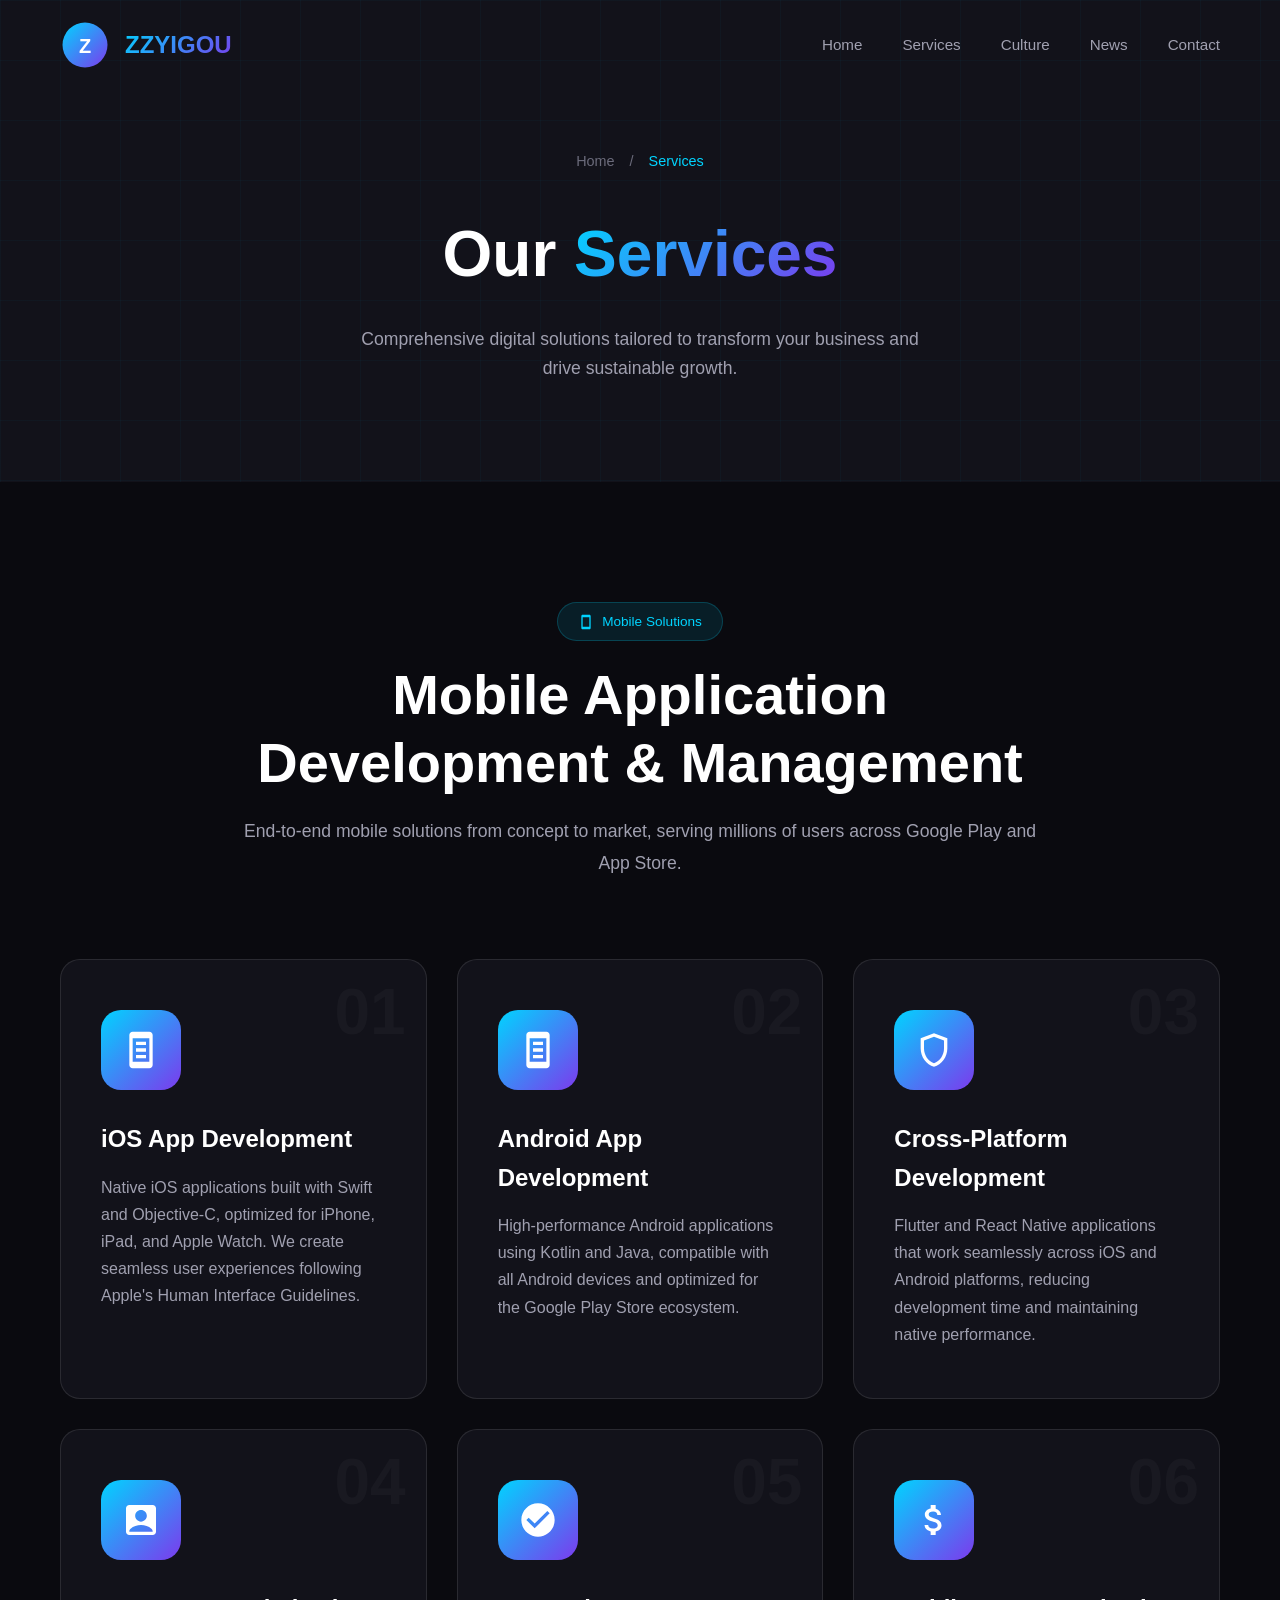
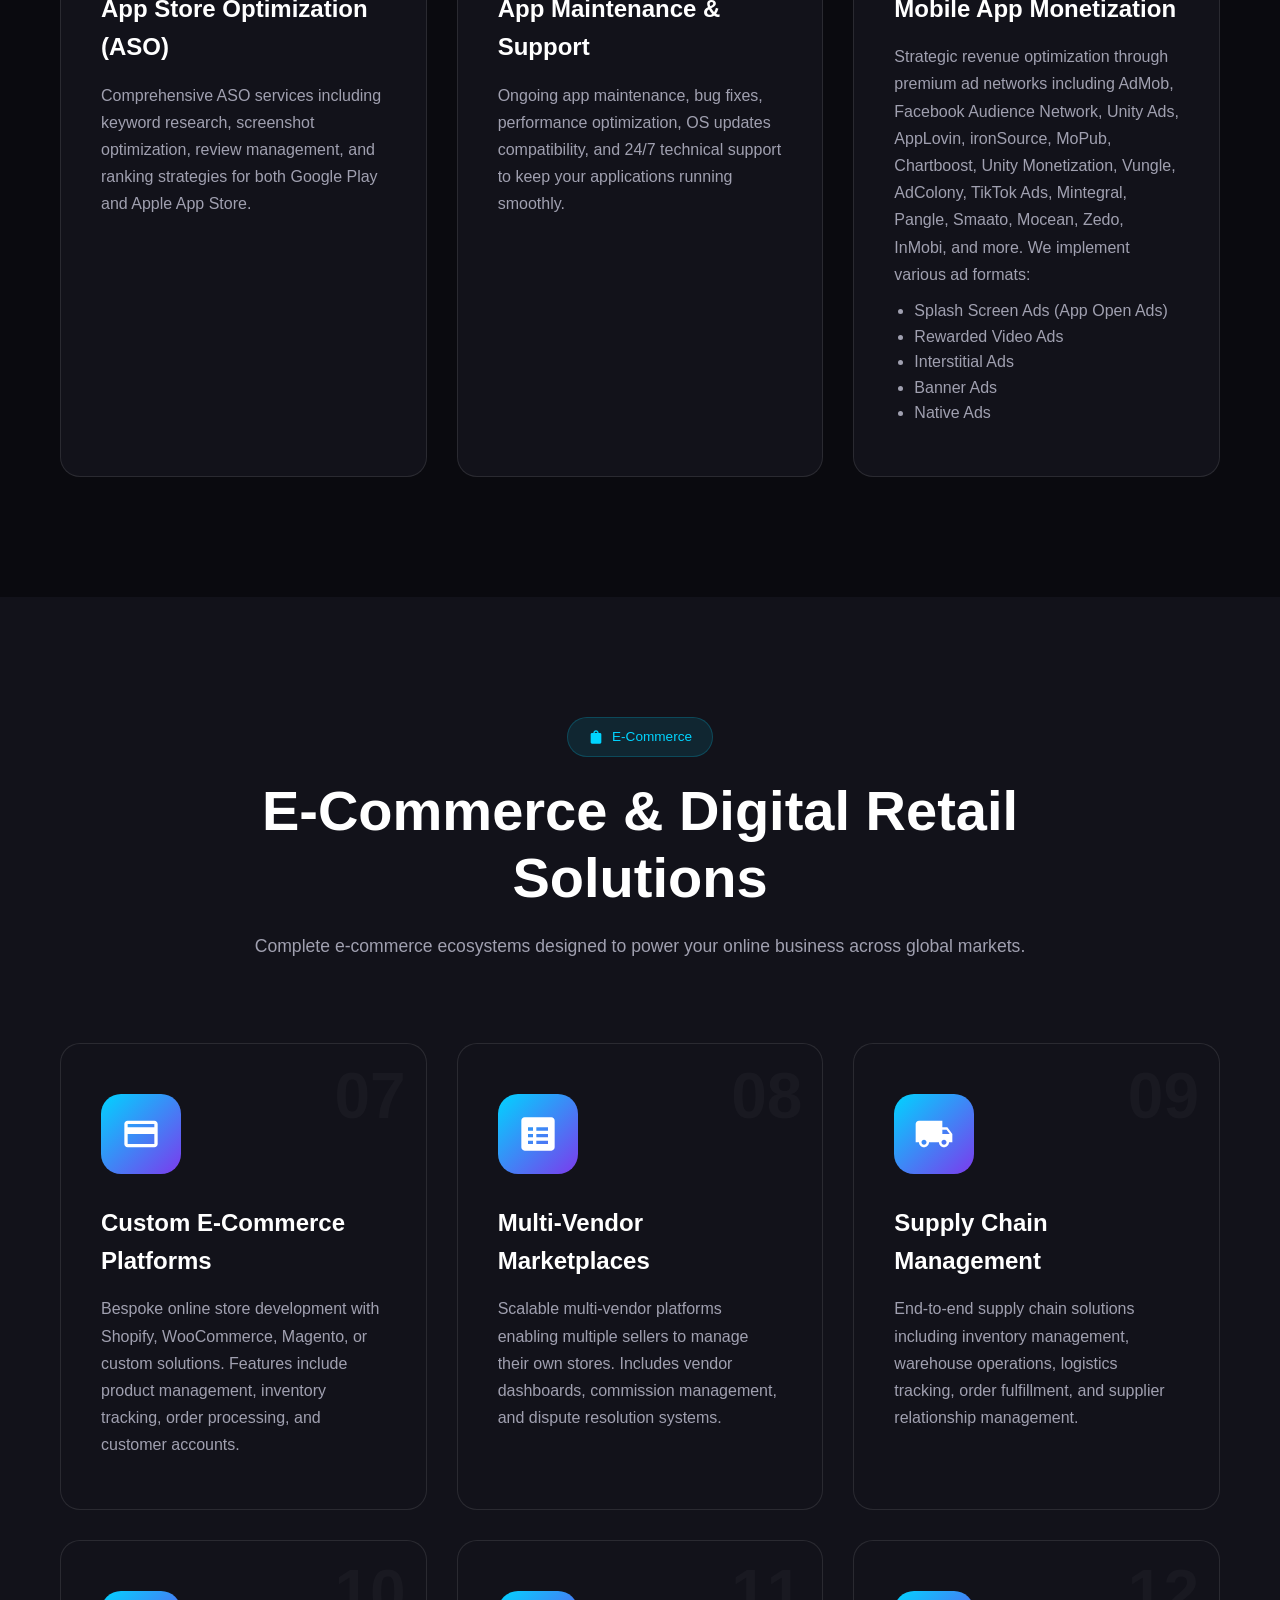
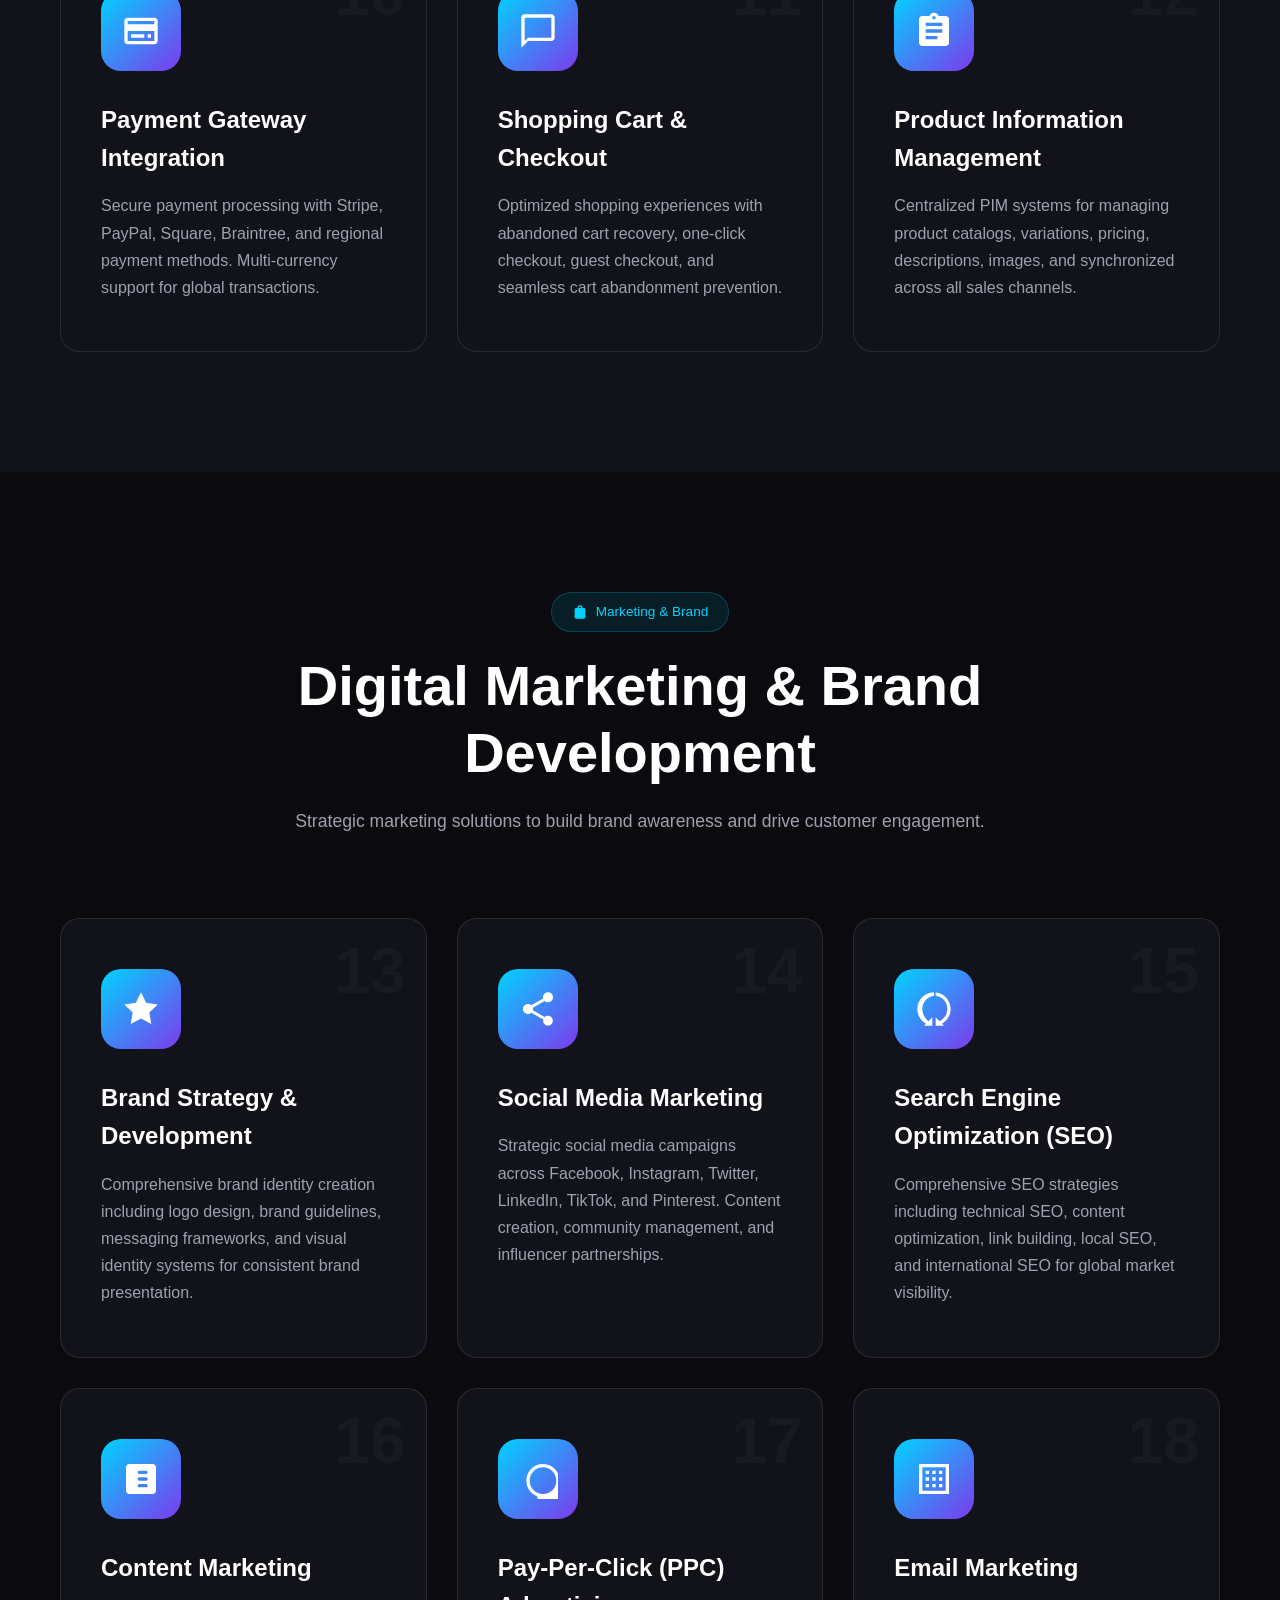
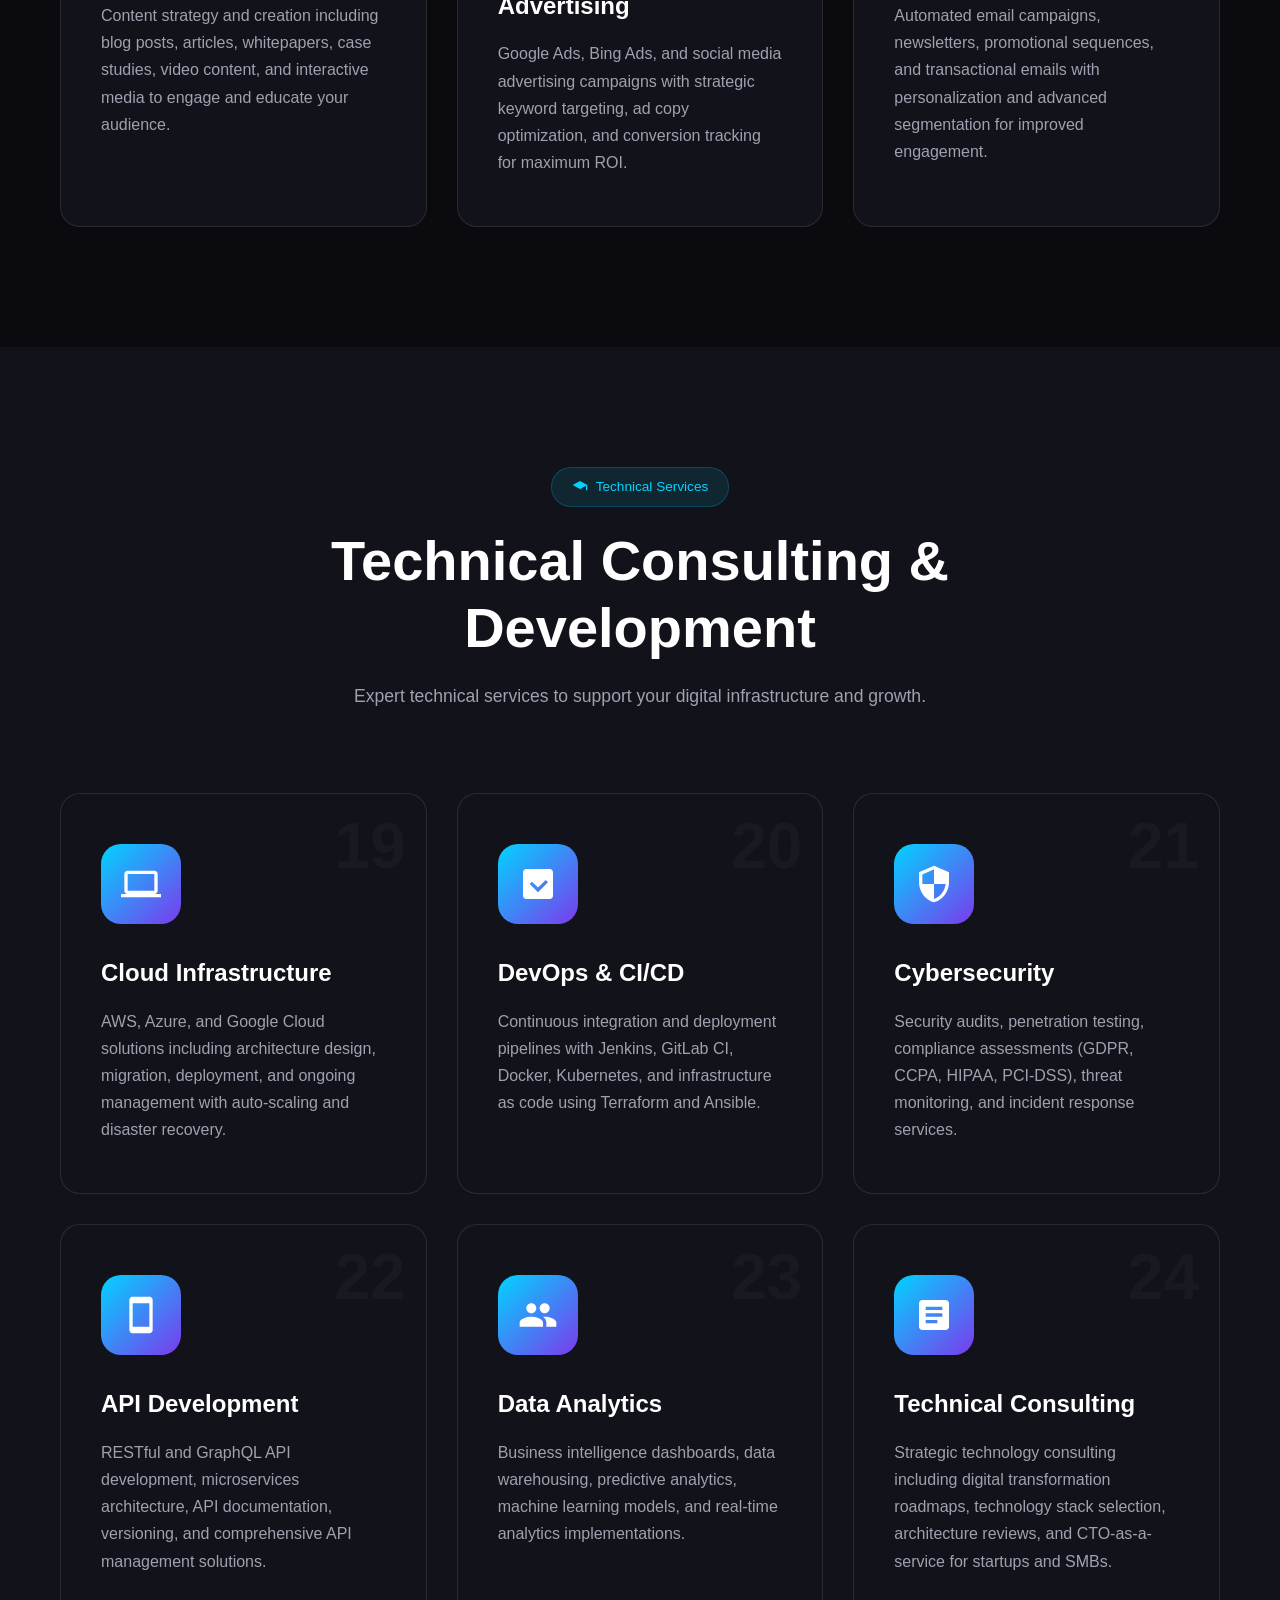
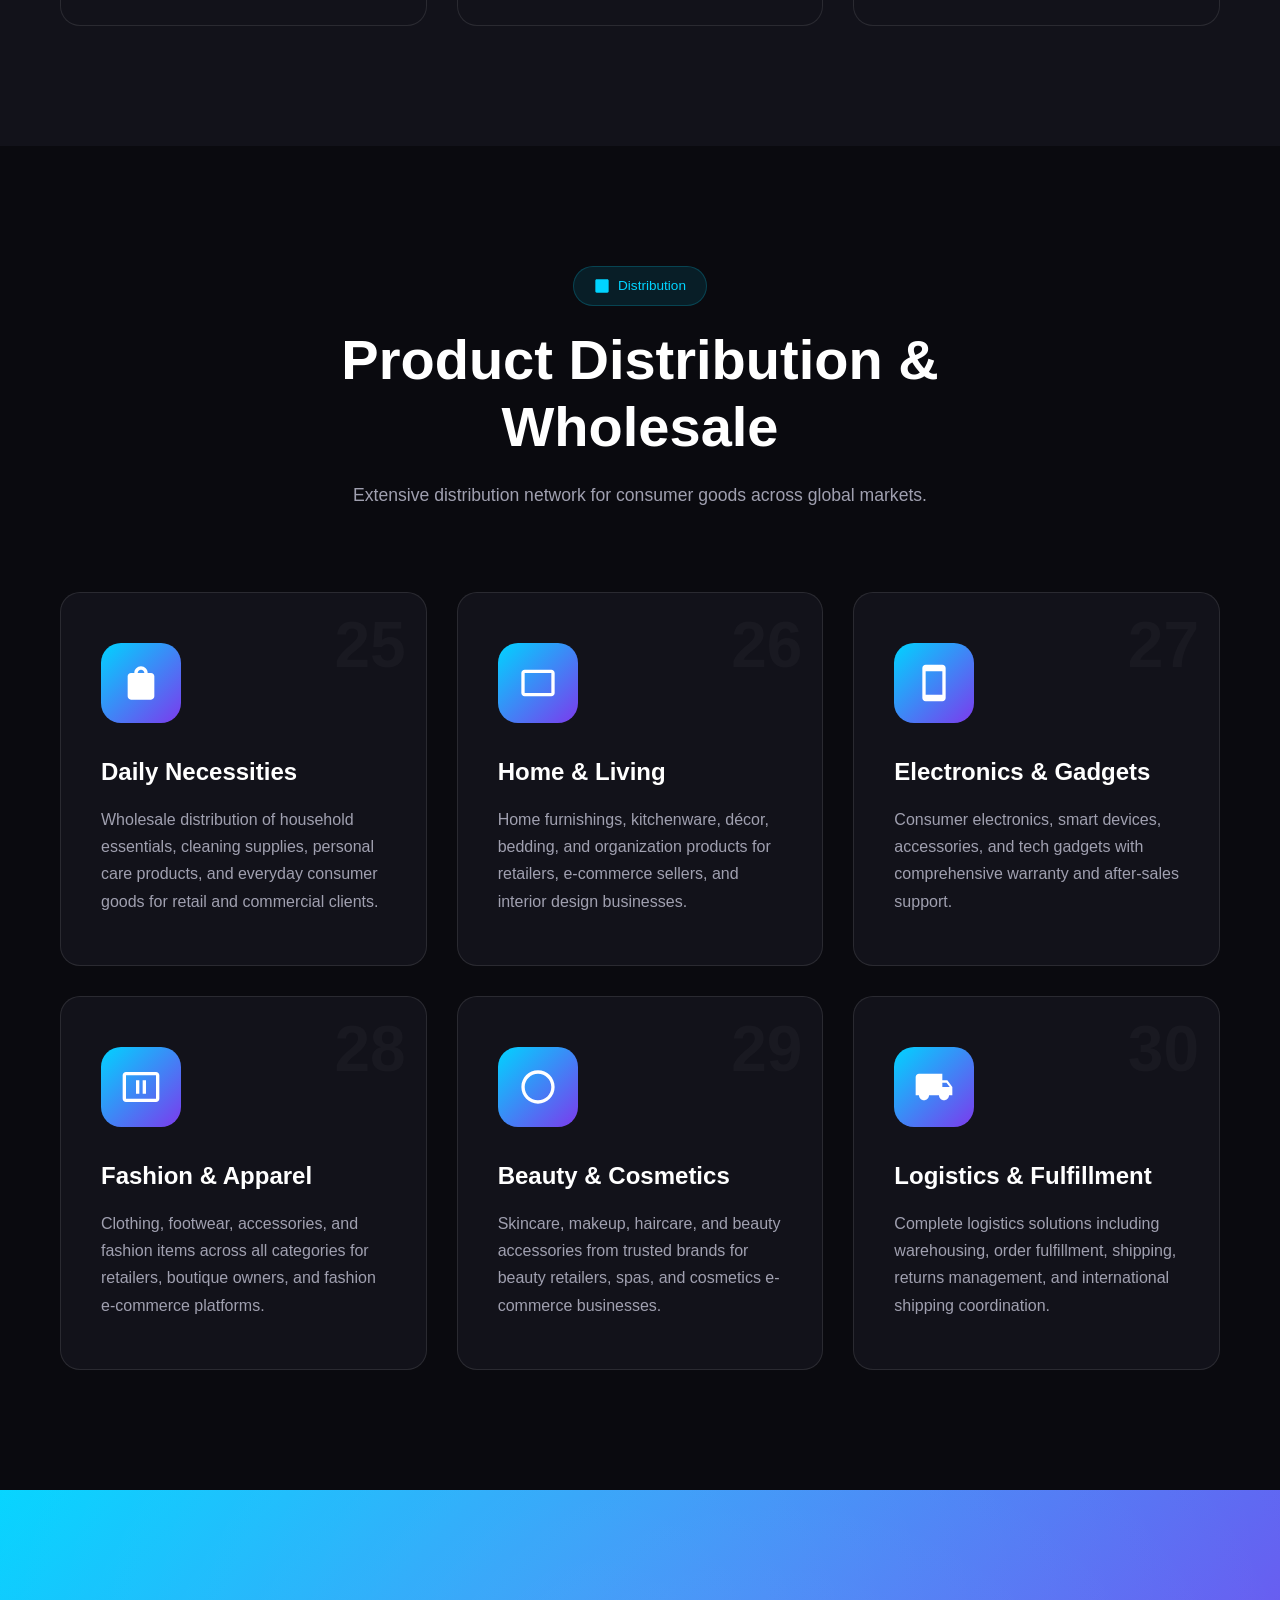
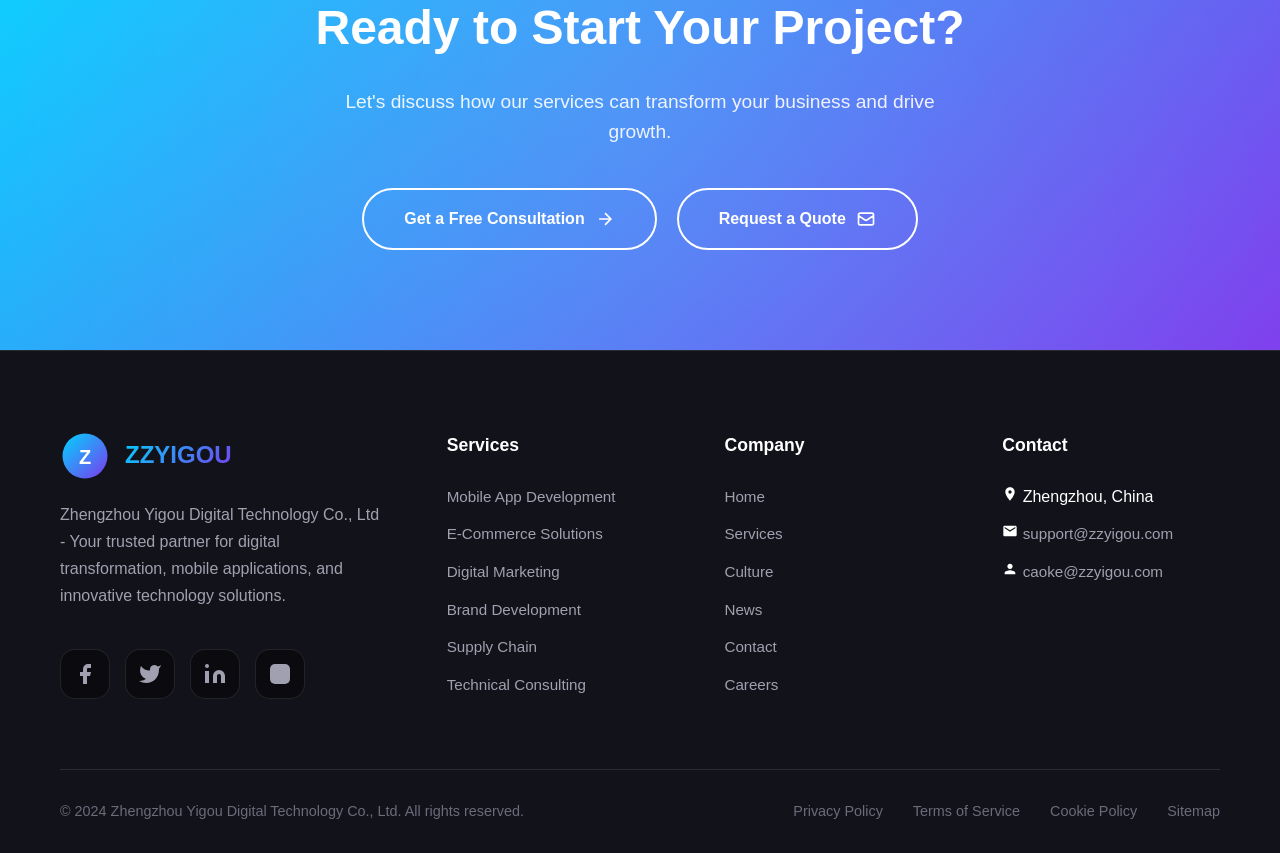
<file: services.html>
<!DOCTYPE html>
<html lang="en">
<head>
    <meta charset="UTF-8">
    <meta name="viewport" content="width=device-width, initial-scale=1.0">
    <meta http-equiv="X-UA-Compatible" content="IE=edge">
    <meta name="description" content="ZZYIGOU Services - Mobile app development, e-commerce solutions, digital marketing, supply chain management, and comprehensive digital transformation services.">
    <meta name="keywords" content="mobile app development, e-commerce, digital marketing, supply chain management, brand development, software development, app store optimization, AdMob integration">
    <meta name="author" content="Zhengzhou Yigou Digital Technology Co., Ltd">
    <meta name="robots" content="index, follow">
    <meta name="googlebot" content="index, follow">
    <link rel="canonical" href="https://zzyigou.com/services.html">
    
    <title>Services - ZZYIGOU Digital Technology</title>
    
    <link rel="icon" type="image/svg+xml" href="data:image/svg+xml,%3Csvg xmlns='http://www.w3.org/2000/svg' viewBox='0 0 100 100'%3E%3Ccircle cx='50' cy='50' r='45' fill='%2300d4ff'/%3E%3Ctext x='50' y='65' font-family='Arial' font-size='40' font-weight='bold' fill='white' text-anchor='middle'%3EZ%3C/text%3E%3C/svg%3E">
    <link rel="stylesheet" href="css/style.css">
    
    <script type="application/ld+json">
    {
        "@context": "https://schema.org",
        "@type": "Service",
        "serviceType": "Digital Technology Services",
        "provider": {
            "@type": "Organization",
            "name": "Zhengzhou Yigou Digital Technology Co., Ltd"
        }
    }
    </script>
</head>
<body>
    <!-- Preloader -->
    <div class="preloader">
        <div class="loader"></div>
    </div>

    <!-- Navigation -->
    <nav class="navbar" role="navigation" aria-label="Main navigation">
        <a href="index.html" class="logo" aria-label="ZZYIGOU Home">
            <svg viewBox="0 0 100 100" width="50" height="50">
                <defs>
                    <linearGradient id="logoGrad" x1="0%" y1="0%" x2="100%" y2="100%">
                        <stop offset="0%" style="stop-color:#00d4ff"/>
                        <stop offset="100%" style="stop-color:#7c3aed"/>
                    </linearGradient>
                </defs>
                <circle cx="50" cy="50" r="45" fill="url(#logoGrad)"/>
                <text x="50" y="65" font-family="Arial, sans-serif" font-size="40" font-weight="bold" fill="white" text-anchor="middle">Z</text>
            </svg>
            <span class="logo-text">ZZYIGOU</span>
        </a>
        
        <ul class="nav-links">
            <li><a href="index.html">Home</a></li>
            <li><a href="services.html" class="active">Services</a></li>
            <li><a href="culture.html">Culture</a></li>
            <li><a href="news.html">News</a></li>
            <li><a href="contact.html">Contact</a></li>
        </ul>
        
        <div class="mobile-toggle" aria-label="Toggle menu" role="button" tabindex="0">
            <span></span>
            <span></span>
            <span></span>
        </div>
    </nav>

    <!-- Page Header -->
    <header class="page-header">
        <div class="breadcrumb">
            <a href="index.html">Home</a>
            <span>/</span>
            <span class="current">Services</span>
        </div>
        <h1>Our <span class="text-gradient">Services</span></h1>
        <p>Comprehensive digital solutions tailored to transform your business and drive sustainable growth.</p>
    </header>

    <!-- Mobile Application Services -->
    <section class="section services">
        <div class="section-header">
            <span class="section-badge">
                <svg viewBox="0 0 24 24" width="16" height="16" fill="currentColor">
                    <path d="M17 1.01L7 1c-1.1 0-2 .9-2 2v18c0 1.1.9 2 2 2h10c1.1 0 2-.9 2-2V3c0-1.1-.9-1.99-2-1.99zM17 19H7V5h10v14z"/>
                </svg>
                Mobile Solutions
            </span>
            <h2 class="section-title">Mobile Application Development & Management</h2>
            <p class="section-description">
                End-to-end mobile solutions from concept to market, serving millions of users across Google Play and App Store.
            </p>
        </div>
        
        <div class="services-grid">
            <article class="service-card">
                <span class="service-number">01</span>
                <div class="service-icon">
                    <svg viewBox="0 0 24 24">
                        <path d="M17 1.01L7 1c-1.1 0-2 .9-2 2v18c0 1.1.9 2 2 2h10c1.1 0 2-.9 2-2V3c0-1.1-.9-1.99-2-1.99zM17 19H7V5h10v14z"/>
                        <path d="M9 7h6v2H9zm0 4h6v2H9zm0 4h6v2H9z"/>
                    </svg>
                </div>
                <h3>iOS App Development</h3>
                <p>
                    Native iOS applications built with Swift and Objective-C, optimized for iPhone, iPad, and Apple Watch. 
                    We create seamless user experiences following Apple's Human Interface Guidelines.
                </p>
            </article>
            
            <article class="service-card">
                <span class="service-number">02</span>
                <div class="service-icon">
                    <svg viewBox="0 0 24 24">
                        <path d="M17 1.01L7 1c-1.1 0-2 .9-2 2v18c0 1.1.9 2 2 2h10c1.1 0 2-.9 2-2V3c0-1.1-.9-1.99-2-1.99zM17 19H7V5h10v14z"/>
                        <path d="M9 7h6v2H9zm0 4h6v2H9zm0 4h6v2H9z"/>
                    </svg>
                </div>
                <h3>Android App Development</h3>
                <p>
                    High-performance Android applications using Kotlin and Java, compatible with all Android devices 
                    and optimized for the Google Play Store ecosystem.
                </p>
            </article>
            
            <article class="service-card">
                <span class="service-number">03</span>
                <div class="service-icon">
                    <svg viewBox="0 0 24 24">
                        <path d="M12 2L4 5v6.09c0 5.05 3.41 9.76 8 10.91 4.59-1.15 8-5.86 8-10.91V5l-8-3zm6 9.09c0 4-2.55 7.7-6 8.83-3.45-1.13-6-4.82-6-8.83V6.31l6-2.25 6 2.25v4.78z"/>
                    </svg>
                </div>
                <h3>Cross-Platform Development</h3>
                <p>
                    Flutter and React Native applications that work seamlessly across iOS and Android platforms, 
                    reducing development time and maintaining native performance.
                </p>
            </article>
            
            <article class="service-card">
                <span class="service-number">04</span>
                <div class="service-icon">
                    <svg viewBox="0 0 24 24">
                        <path d="M19 3H5c-1.1 0-2 .9-2 2v14c0 1.1.9 2 2 2h14c1.1 0 2-.9 2-2V5c0-1.1-.9-2-2-2zm-7 3c1.93 0 3.5 1.57 3.5 3.5S13.93 13 12 13s-3.5-1.57-3.5-3.5S10.07 6 12 6zm7 13H5v-.23c0-.62.28-1.2.76-1.58C7.47 15.82 9.64 15 12 15s4.53.82 6.24 2.19c.48.38.76.97.76 1.58V19z"/>
                    </svg>
                </div>
                <h3>App Store Optimization (ASO)</h3>
                <p>
                    Comprehensive ASO services including keyword research, screenshot optimization, review management, 
                    and ranking strategies for both Google Play and Apple App Store.
                </p>
            </article>
            
            <article class="service-card">
                <span class="service-number">05</span>
                <div class="service-icon">
                    <svg viewBox="0 0 24 24">
                        <path d="M12 2C6.48 2 2 6.48 2 12s4.48 10 10 10 10-4.48 10-10S17.52 2 12 2zm-2 15l-5-5 1.41-1.41L10 14.17l7.59-7.59L19 8l-9 9z"/>
                    </svg>
                </div>
                <h3>App Maintenance & Support</h3>
                <p>
                    Ongoing app maintenance, bug fixes, performance optimization, OS updates compatibility, 
                    and 24/7 technical support to keep your applications running smoothly.
                </p>
            </article>
            
            <article class="service-card">
                <span class="service-number">06</span>
                <div class="service-icon">
                    <svg viewBox="0 0 24 24">
                        <path d="M11.8 10.9c-2.27-.59-3-1.2-3-2.15 0-1.09 1.01-1.85 2.7-1.85 1.78 0 2.44.85 2.5 2.1h2.21c-.07-1.72-1.12-3.3-3.21-3.81V3h-3v2.16c-1.94.42-3.5 1.68-3.5 3.61 0 2.31 1.91 3.46 4.7 4.13 2.5.6 3 1.48 3 2.41 0 .69-.49 1.79-2.7 1.79-2.06 0-2.87-.92-2.98-2.1h-2.2c.12 2.19 1.76 3.42 3.68 3.83V21h3v-2.15c1.95-.37 3.5-1.5 3.5-3.55 0-2.84-2.43-3.81-4.7-4.4z"/>
                    </svg>
                </div>
                <h3>Mobile App Monetization</h3>
                <p>
                    Strategic revenue optimization through premium ad networks including AdMob, Facebook Audience Network, 
                    Unity Ads, AppLovin, ironSource, MoPub, Chartboost, Unity Monetization, Vungle, AdColony, 
                    TikTok Ads, Mintegral, Pangle, Smaato, Mocean, Zedo, InMobi, and more. We implement various ad formats:
                </p>
                <ul style="list-style: disc; padding-left: 20px; color: var(--text-secondary); margin-top: 10px;">
                    <li>Splash Screen Ads (App Open Ads)</li>
                    <li>Rewarded Video Ads</li>
                    <li>Interstitial Ads</li>
                    <li>Banner Ads</li>
                    <li>Native Ads</li>
                </ul>
            </article>
        </div>
    </section>

    <!-- E-Commerce Solutions -->
    <section class="section" style="background: var(--bg-card);">
        <div class="section-header">
            <span class="section-badge">
                <svg viewBox="0 0 24 24" width="16" height="16" fill="currentColor">
                    <path d="M18 6h-2c0-2.21-1.79-4-4-4S8 3.79 8 6H6c-1.1 0-2 .9-2 2v12c0 1.1.9 2 2 2h12c1.1 0 2-.9 2-2V8c0-1.1-.9-2-2-2zm-6-2c1.1 0 2 .9 2 2h-4c0-1.1.9-2 2-2z"/>
                </svg>
                E-Commerce
            </span>
            <h2 class="section-title">E-Commerce & Digital Retail Solutions</h2>
            <p class="section-description">
                Complete e-commerce ecosystems designed to power your online business across global markets.
            </p>
        </div>
        
        <div class="services-grid">
            <article class="service-card">
                <span class="service-number">07</span>
                <div class="service-icon">
                    <svg viewBox="0 0 24 24">
                        <path d="M20 4H4c-1.11 0-1.99.89-1.99 2L2 18c0 1.11.89 2 2 2h16c1.11 0 2-.89 2-2V6c0-1.11-.89-2-2-2zm0 14H4v-6h16v6zm0-10H4V6h16v2z"/>
                    </svg>
                </div>
                <h3>Custom E-Commerce Platforms</h3>
                <p>
                    Bespoke online store development with Shopify, WooCommerce, Magento, or custom solutions. 
                    Features include product management, inventory tracking, order processing, and customer accounts.
                </p>
            </article>
            
            <article class="service-card">
                <span class="service-number">08</span>
                <div class="service-icon">
                    <svg viewBox="0 0 24 24">
                        <path d="M20 2H4c-1.1 0-2 .9-2 2v16c0 1.1.9 2 2 2h16c1.1 0 2-.9 2-2V4c0-1.1-.9-2-2-2zM9 18H6v-2h3v2zm0-4H6v-2h3v2zm0-4H6V8h3v2zm9 8h-7v-2h7v2zm0-4h-7v-2h7v2zm0-4h-7V8h7v2z"/>
                    </svg>
                </div>
                <h3>Multi-Vendor Marketplaces</h3>
                <p>
                    Scalable multi-vendor platforms enabling multiple sellers to manage their own stores. 
                    Includes vendor dashboards, commission management, and dispute resolution systems.
                </p>
            </article>
            
            <article class="service-card">
                <span class="service-number">09</span>
                <div class="service-icon">
                    <svg viewBox="0 0 24 24">
                        <path d="M20 8h-3V4H3c-1.1 0-2 .9-2 2v11h2c0 1.66 1.34 3 3 3s3-1.34 3-3h6c0 1.66 1.34 3 3 3s3-1.34 3-3h2v-5l-3-4zM6 18.5c-.83 0-1.5-.67-1.5-1.5s.67-1.5 1.5-1.5 1.5.67 1.5 1.5-.67 1.5-1.5 1.5zm13.5-9l1.96 2.5H17V9.5h2.5zm-1.5 9c-.83 0-1.5-.67-1.5-1.5s.67-1.5 1.5-1.5 1.5.67 1.5 1.5-.67 1.5-1.5 1.5z"/>
                    </svg>
                </div>
                <h3>Supply Chain Management</h3>
                <p>
                    End-to-end supply chain solutions including inventory management, warehouse operations, 
                    logistics tracking, order fulfillment, and supplier relationship management.
                </p>
            </article>
            
            <article class="service-card">
                <span class="service-number">10</span>
                <div class="service-icon">
                    <svg viewBox="0 0 24 24">
                        <path d="M20 4H4c-1.11 0-1.99.89-1.99 2L2 18c0 1.11.89 2 2 2h16c1.11 0 2-.89 2-2V6c0-1.11-.89-2-2-2zm0 14H4v-6h16v6zm0-10H4V6h16v2z"/>
                        <path d="M6 10h2v2H6zm0 4h8v2H6zm10 0h2v2h-2zm-6-4h8v2h-8z"/>
                    </svg>
                </div>
                <h3>Payment Gateway Integration</h3>
                <p>
                    Secure payment processing with Stripe, PayPal, Square, Braintree, and regional payment methods. 
                    Multi-currency support for global transactions.
                </p>
            </article>
            
            <article class="service-card">
                <span class="service-number">11</span>
                <div class="service-icon">
                    <svg viewBox="0 0 24 24">
                        <path d="M20 2H4c-1.1 0-2 .9-2 2v18l4-4h14c1.1 0 2-.9 2-2V4c0-1.1-.9-2-2-2zm0 14H6l-2 2V4h16v12z"/>
                    </svg>
                </div>
                <h3>Shopping Cart & Checkout</h3>
                <p>
                    Optimized shopping experiences with abandoned cart recovery, one-click checkout, 
                    guest checkout, and seamless cart abandonment prevention.
                </p>
            </article>
            
            <article class="service-card">
                <span class="service-number">12</span>
                <div class="service-icon">
                    <svg viewBox="0 0 24 24">
                        <path d="M19 3h-4.18C14.4 1.84 13.3 1 12 1c-1.3 0-2.4.84-2.82 2H5c-1.1 0-2 .9-2 2v14c0 1.1.9 2 2 2h14c1.1 0 2-.9 2-2V5c0-1.1-.9-2-2-2zm-7 0c.55 0 1 .45 1 1s-.45 1-1 1-1-.45-1-1 .45-1 1-1zm2 14H7v-2h7v2zm3-4H7v-2h10v2zm0-4H7V7h10v2z"/>
                    </svg>
                </div>
                <h3>Product Information Management</h3>
                <p>
                    Centralized PIM systems for managing product catalogs, variations, pricing, 
                    descriptions, images, and synchronized across all sales channels.
                </p>
            </article>
        </div>
    </section>

    <!-- Digital Marketing & Brand -->
    <section class="section services">
        <div class="section-header">
            <span class="section-badge">
                <svg viewBox="0 0 24 24" width="16" height="16" fill="currentColor">
                    <path d="M18 6h-2c0-2.21-1.79-4-4-4S8 3.79 8 6H6c-1.1 0-2 .9-2 2v12c0 1.1.9 2 2 2h12c1.1 0 2-.9 2-2V8c0-1.1-.9-2-2-2zm-6-2c1.1 0 2 .9 2 2h-4c0-1.1.9-2 2-2z"/>
                </svg>
                Marketing & Brand
            </span>
            <h2 class="section-title">Digital Marketing & Brand Development</h2>
            <p class="section-description">
                Strategic marketing solutions to build brand awareness and drive customer engagement.
            </p>
        </div>
        
        <div class="services-grid">
            <article class="service-card">
                <span class="service-number">13</span>
                <div class="service-icon">
                    <svg viewBox="0 0 24 24">
                        <path d="M12 2L15.09 8.26L22 9.27L17 14.14L18.18 21.02L12 17.77L5.82 21.02L7 14.14L2 9.27L8.91 8.26L12 2Z"/>
                    </svg>
                </div>
                <h3>Brand Strategy & Development</h3>
                <p>
                    Comprehensive brand identity creation including logo design, brand guidelines, 
                    messaging frameworks, and visual identity systems for consistent brand presentation.
                </p>
            </article>
            
            <article class="service-card">
                <span class="service-number">14</span>
                <div class="service-icon">
                    <svg viewBox="0 0 24 24">
                        <path d="M18 16.08c-.76 0-1.44.3-1.96.77L8.91 12.7c.05-.23.09-.46.09-.7s-.04-.47-.09-.7l7.05-4.11c.54.5 1.25.81 2.04.81 1.66 0 3-1.34 3-3s-1.34-3-3-3-3 1.34-3 3c0 .24.04.47.09.7L8.04 9.81C7.5 9.31 6.79 9 6 9c-1.66 0-3 1.34-3 3s1.34 3 3 3c.79 0 1.5-.31 2.04-.81l7.12 4.16c-.05.21-.08.43-.08.65 0 1.61 1.31 2.92 2.92 2.92s2.92-1.31 2.92-2.92-1.31-2.92-2.92-2.92z"/>
                    </svg>
                </div>
                <h3>Social Media Marketing</h3>
                <p>
                    Strategic social media campaigns across Facebook, Instagram, Twitter, LinkedIn, TikTok, 
                    and Pinterest. Content creation, community management, and influencer partnerships.
                </p>
            </article>
            
            <article class="service-card">
                <span class="service-number">15</span>
                <div class="service-icon">
                    <svg viewBox="0 0 24 24">
                        <path d="M13 2.05v2.02c3.95.49 7 3.85 7 7.93 0 3.21-1.92 6-4.72 7.28L13 17v5h5l-1.22-1.22C19.91 19.07 22 15.76 22 12c0-5.18-3.95-9.45-9-9.95zM11 2.05C5.94 2.55 2 6.81 2 12c0 3.76 2.09 7.07 5.22 8.78L6 22h5v-5l-2.28 2.28C6.92 18 5 15.21 5 12c0-4.08 3.05-7.44 7-7.93V2.05z"/>
                    </svg>
                </div>
                <h3>Search Engine Optimization (SEO)</h3>
                <p>
                    Comprehensive SEO strategies including technical SEO, content optimization, link building, 
                    local SEO, and international SEO for global market visibility.
                </p>
            </article>
            
            <article class="service-card">
                <span class="service-number">16</span>
                <div class="service-icon">
                    <svg viewBox="0 0 24 24">
                        <path d="M19 3H5c-1.1 0-2 .9-2 2v14c0 1.1.9 2 2 2h14c1.1 0 2-.9 2-2V5c0-1.1-.9-2-2-2zm-4 6h-4c-.55 0-1-.45-1-1s.45-1 1-1h4c.55 0 1 .45 1 1s-.45 1-1 1zm0 4h-4c-.55 0-1-.45-1-1s.45-1 1-1h4c.55 0 1 .45 1 1s-.45 1-1 1zm0 4h-4c-.55 0-1-.45-1-1s.45-1 1-1h4c.55 0 1 .45 1 1s-.45 1-1 1z"/>
                    </svg>
                </div>
                <h3>Content Marketing</h3>
                <p>
                    Content strategy and creation including blog posts, articles, whitepapers, case studies, 
                    video content, and interactive media to engage and educate your audience.
                </p>
            </article>
            
            <article class="service-card">
                <span class="service-number">17</span>
                <div class="service-icon">
                    <svg viewBox="0 0 24 24">
                        <path d="M25 13c0-5.52-4.48-10-10-10S5 7.48 5 13c0 4.17 2.56 7.73 6.2 9.24l.8 1.76H5v2h5l-.8 1.76C12.56 28.27 15 30.52 15 35c0 5.52 4.48 10 10 10s10-4.48 10-10c0-4.48-2.44-6.73-5.6-9.24l-.8-1.76H35v-2h-5l.8-1.76C22.44 20.73 25 17.17 25 13zm-10-8c4.42 0 8 3.58 8 8s-3.58 8-8 8-8-3.58-8-8 3.58-8 8-8z"/>
                    </svg>
                </div>
                <h3>Pay-Per-Click (PPC) Advertising</h3>
                <p>
                    Google Ads, Bing Ads, and social media advertising campaigns with strategic keyword targeting, 
                    ad copy optimization, and conversion tracking for maximum ROI.
                </p>
            </article>
            
            <article class="service-card">
                <span class="service-number">18</span>
                <div class="service-icon">
                    <svg viewBox="0 0 24 24">
                        <path d="M3 3v18h18V3H3zm16 16H5V5h14v14zM7 7h2v2H7zm0 4h2v2H7zm0 4h2v2H7zm4-8h2v2h-2zm0 4h2v2h-2zm0 4h2v2h-2zm4-8h2v2h-2zm0 4h2v2h-2zm0 4h2v2h-2z"/>
                    </svg>
                </div>
                <h3>Email Marketing</h3>
                <p>
                    Automated email campaigns, newsletters, promotional sequences, and transactional emails 
                    with personalization and advanced segmentation for improved engagement.
                </p>
            </article>
        </div>
    </section>

    <!-- Technical Services -->
    <section class="section" style="background: var(--bg-card);">
        <div class="section-header">
            <span class="section-badge">
                <svg viewBox="0 0 24 24" width="16" height="16" fill="currentColor">
                    <path d="M12 3L1 9l11 6 9-4.91V17h2V9L12 3z"/>
                </svg>
                Technical Services
            </span>
            <h2 class="section-title">Technical Consulting & Development</h2>
            <p class="section-description">
                Expert technical services to support your digital infrastructure and growth.
            </p>
        </div>
        
        <div class="services-grid">
            <article class="service-card">
                <span class="service-number">19</span>
                <div class="service-icon">
                    <svg viewBox="0 0 24 24">
                        <path d="M20 18c1.1 0 1.99-.9 1.99-2L22 6c0-1.1-.9-2-2-2H4c-1.1 0-2 .9-2 2v10c0 1.1.9 2 2 2H0v2h24v-2h-4zM4 6h16v10H4V6z"/>
                    </svg>
                </div>
                <h3>Cloud Infrastructure</h3>
                <p>
                    AWS, Azure, and Google Cloud solutions including architecture design, migration, 
                    deployment, and ongoing management with auto-scaling and disaster recovery.
                </p>
            </article>
            
            <article class="service-card">
                <span class="service-number">20</span>
                <div class="service-icon">
                    <svg viewBox="0 0 24 24">
                        <path d="M19 3H5c-1.1 0-2 .9-2 2v14c0 1.1.9 2 2 2h14c1.1 0 2-.9 2-2V5c0-1.1-.9-2-2-2zm-7 14l-5-5 1.41-1.41L12 14.17l4.59-4.58L18 11l-6 6z"/>
                    </svg>
                </div>
                <h3>DevOps & CI/CD</h3>
                <p>
                    Continuous integration and deployment pipelines with Jenkins, GitLab CI, Docker, 
                    Kubernetes, and infrastructure as code using Terraform and Ansible.
                </p>
            </article>
            
            <article class="service-card">
                <span class="service-number">21</span>
                <div class="service-icon">
                    <svg viewBox="0 0 24 24">
                        <path d="M12 1L3 5v6c0 5.55 3.84 10.74 9 12 5.16-1.26 9-6.45 9-12V5l-9-4zm0 10.99h7c-.53 4.12-3.28 7.79-7 8.94V12H5V6.3l7-3.11v8.8z"/>
                    </svg>
                </div>
                <h3>Cybersecurity</h3>
                <p>
                    Security audits, penetration testing, compliance assessments (GDPR, CCPA, HIPAA, PCI-DSS), 
                    threat monitoring, and incident response services.
                </p>
            </article>
            
            <article class="service-card">
                <span class="service-number">22</span>
                <div class="service-icon">
                    <svg viewBox="0 0 24 24">
                        <path d="M17 1.01L7 1c-1.1 0-2 .9-2 2v18c0 1.1.9 2 2 2h10c1.1 0 2-.9 2-2V3c0-1.1-.9-1.99-2-1.99zM17 19H7V5h10v14z"/>
                    </svg>
                </div>
                <h3>API Development</h3>
                <p>
                    RESTful and GraphQL API development, microservices architecture, API documentation, 
                    versioning, and comprehensive API management solutions.
                </p>
            </article>
            
            <article class="service-card">
                <span class="service-number">23</span>
                <div class="service-icon">
                    <svg viewBox="0 0 24 24">
                        <path d="M16 11c1.66 0 2.99-1.34 2.99-3S17.66 5 16 5c-1.66 0-3 1.34-3 3s1.34 3 3 3zm-8 0c1.66 0 2.99-1.34 2.99-3S9.66 5 8 5C6.34 5 5 6.34 5 8s1.34 3 3 3zm0 2c-2.33 0-7 1.17-7 3.5V19h14v-2.5c0-2.33-4.67-3.5-7-3.5zm8 0c-.29 0-.62.02-.97.05 1.16.84 1.97 1.97 1.97 3.45V19h6v-2.5c0-2.33-4.67-3.5-7-3.5z"/>
                    </svg>
                </div>
                <h3>Data Analytics</h3>
                <p>
                    Business intelligence dashboards, data warehousing, predictive analytics, 
                    machine learning models, and real-time analytics implementations.
                </p>
            </article>
            
            <article class="service-card">
                <span class="service-number">24</span>
                <div class="service-icon">
                    <svg viewBox="0 0 24 24">
                        <path d="M19 3H5c-1.1 0-2 .9-2 2v14c0 1.1.9 2 2 2h14c1.1 0 2-.9 2-2V5c0-1.1-.9-2-2-2zm-5 14H7v-2h7v2zm3-4H7v-2h10v2zm0-4H7V7h10v2z"/>
                    </svg>
                </div>
                <h3>Technical Consulting</h3>
                <p>
                    Strategic technology consulting including digital transformation roadmaps, technology stack selection, 
                    architecture reviews, and CTO-as-a-service for startups and SMBs.
                </p>
            </article>
        </div>
    </section>

    <!-- Product Distribution -->
    <section class="section services">
        <div class="section-header">
            <span class="section-badge">
                <svg viewBox="0 0 24 24" width="16" height="16" fill="currentColor">
                    <path d="M20 2H4c-1.1 0-2 .9-2 2v16c0 1.1.9 2 2 2h16c1.1 0 2-.9 2-2V4c0-1.1-.9-2-2-2z"/>
                </svg>
                Distribution
            </span>
            <h2 class="section-title">Product Distribution & Wholesale</h2>
            <p class="section-description">
                Extensive distribution network for consumer goods across global markets.
            </p>
        </div>
        
        <div class="services-grid">
            <article class="service-card">
                <span class="service-number">25</span>
                <div class="service-icon">
                    <svg viewBox="0 0 24 24">
                        <path d="M18 6h-2c0-2.21-1.79-4-4-4S8 3.79 8 6H6c-1.1 0-2 .9-2 2v12c0 1.1.9 2 2 2h12c1.1 0 2-.9 2-2V8c0-1.1-.9-2-2-2zm-6-2c1.1 0 2 .9 2 2h-4c0-1.1.9-2 2-2z"/>
                    </svg>
                </div>
                <h3>Daily Necessities</h3>
                <p>
                    Wholesale distribution of household essentials, cleaning supplies, personal care products, 
                    and everyday consumer goods for retail and commercial clients.
                </p>
            </article>
            
            <article class="service-card">
                <span class="service-number">26</span>
                <div class="service-icon">
                    <svg viewBox="0 0 24 24">
                        <path d="M20 4H4c-1.1 0-2 .9-2 2v12c0 1.1.9 2 2 2h16c1.1 0 2-.9 2-2V6c0-1.1-.9-2-2-2zm0 14H4V6h16v12z"/>
                    </svg>
                </div>
                <h3>Home & Living</h3>
                <p>
                    Home furnishings, kitchenware, décor, bedding, and organization products 
                    for retailers, e-commerce sellers, and interior design businesses.
                </p>
            </article>
            
            <article class="service-card">
                <span class="service-number">27</span>
                <div class="service-icon">
                    <svg viewBox="0 0 24 24">
                        <path d="M17 1.01L7 1c-1.1 0-2 .9-2 2v18c0 1.1.9 2 2 2h10c1.1 0 2-.9 2-2V3c0-1.1-.9-1.99-2-1.99zM17 19H7V5h10v14z"/>
                    </svg>
                </div>
                <h3>Electronics & Gadgets</h3>
                <p>
                    Consumer electronics, smart devices, accessories, and tech gadgets 
                    with comprehensive warranty and after-sales support.
                </p>
            </article>
            
            <article class="service-card">
                <span class="service-number">28</span>
                <div class="service-icon">
                    <svg viewBox="0 0 24 24">
                        <path d="M21 3H3c-1.1 0-2 .9-2 2v14c0 1.1.9 2 2 2h18c1.1 0 2-.9 2-2V5c0-1.1-.9-2-2-2zm0 16H3V5h18v14zM9 8h2v8H9zm4 0h2v8h-2z"/>
                    </svg>
                </div>
                <h3>Fashion & Apparel</h3>
                <p>
                    Clothing, footwear, accessories, and fashion items across all categories 
                    for retailers, boutique owners, and fashion e-commerce platforms.
                </p>
            </article>
            
            <article class="service-card">
                <span class="service-number">29</span>
                <div class="service-icon">
                    <svg viewBox="0 0 24 24">
                        <path d="M12 2.02c-5.51 0-9.98 4.47-9.98 9.98s4.47 9.98 9.98 9.98 9.98-4.47 9.98-9.98-4.47-9.98-9.98-9.98zm0 18c-4.41 0-7.98-3.58-7.98-7.98s3.57-7.98 7.98-7.98 7.98 3.57 7.98 7.98-3.57 7.98-7.98 7.98z"/>
                    </svg>
                </div>
                <h3>Beauty & Cosmetics</h3>
                <p>
                    Skincare, makeup, haircare, and beauty accessories from trusted brands 
                    for beauty retailers, spas, and cosmetics e-commerce businesses.
                </p>
            </article>
            
            <article class="service-card">
                <span class="service-number">30</span>
                <div class="service-icon">
                    <svg viewBox="0 0 24 24">
                        <path d="M20 8h-3V4H3c-1.1 0-2 .9-2 2v11h2c0 1.66 1.34 3 3 3s3-1.34 3-3h6c0 1.66 1.34 3 3 3s3-1.34 3-3h2v-5l-3-4zm-.5 1.5l1.96 2.5H17V9.5h2.5z"/>
                    </svg>
                </div>
                <h3>Logistics & Fulfillment</h3>
                <p>
                    Complete logistics solutions including warehousing, order fulfillment, shipping, 
                    returns management, and international shipping coordination.
                </p>
            </article>
        </div>
    </section>

    <!-- CTA Section -->
    <section class="cta">
        <div class="cta-content">
            <h2>Ready to Start Your Project?</h2>
            <p>Let's discuss how our services can transform your business and drive growth.</p>
            <div style="display: flex; gap: 20px; justify-content: center; flex-wrap: wrap;">
                <a href="contact.html" class="btn btn-secondary">
                    Get a Free Consultation
                    <svg viewBox="0 0 24 24" fill="none" stroke="currentColor" stroke-width="2" width="20" height="20">
                        <path d="M5 12h14M12 5l7 7-7 7"/>
                    </svg>
                </a>
                <a href="contact.html" class="btn btn-secondary">
                    Request a Quote
                    <svg viewBox="0 0 24 24" fill="none" stroke="currentColor" stroke-width="2" width="20" height="20">
                        <path d="M3 8l7.89 5.26a2 2 0 002.22 0L21 8M5 19h14a2 2 0 002-2V7a2 2 0 00-2-2H5a2 2 0 00-2 2v10a2 2 0 002 2z"/>
                    </svg>
                </a>
            </div>
        </div>
    </section>

    <!-- Footer -->
    <footer class="footer">
        <div class="footer-grid">
            <div class="footer-brand">
                <div class="footer-logo">
                    <svg viewBox="0 0 100 100" width="50" height="50">
                        <defs>
                            <linearGradient id="footerLogoGrad" x1="0%" y1="0%" x2="100%" y2="100%">
                                <stop offset="0%" style="stop-color:#00d4ff"/>
                                <stop offset="100%" style="stop-color:#7c3aed"/>
                            </linearGradient>
                        </defs>
                        <circle cx="50" cy="50" r="45" fill="url(#footerLogoGrad)"/>
                        <text x="50" y="65" font-family="Arial, sans-serif" font-size="40" font-weight="bold" fill="white" text-anchor="middle">Z</text>
                    </svg>
                    <span>ZZYIGOU</span>
                </div>
                <p>
                    Zhengzhou Yigou Digital Technology Co., Ltd - Your trusted partner for digital transformation, 
                    mobile applications, and innovative technology solutions.
                </p>
                <div class="contact-social">
                    <a href="#" aria-label="Facebook">
                        <svg viewBox="0 0 24 24">
                            <path d="M18 2h-3a5 5 0 00-5 5v3H7v4h3v8h4v-8h3l1-4h-4V7a1 1 0 011-1h3z"/>
                        </svg>
                    </a>
                    <a href="#" aria-label="Twitter">
                        <svg viewBox="0 0 24 24">
                            <path d="M23 3a10.9 10.9 0 01-3.14 1.53 4.48 4.48 0 00-7.86 3v1A10.66 10.66 0 013 4s-4 9 5 13a11.64 11.64 0 01-7 2c9 5 20 0 20-11.5a4.5 4.5 0 00-.08-.83A7.72 7.72 0 0023 3z"/>
                        </svg>
                    </a>
                    <a href="#" aria-label="LinkedIn">
                        <svg viewBox="0 0 24 24">
                            <path d="M16 8a6 6 0 016 6v7h-4v-7a2 2 0 00-2-2 2 2 0 00-2 2v7h-4v-7a6 6 0 016-6zM2 9h4v12H2zM4 2a2 2 0 110 4 2 2 0 010-4z"/>
                        </svg>
                    </a>
                    <a href="#" aria-label="Instagram">
                        <svg viewBox="0 0 24 24">
                            <rect x="2" y="2" width="20" height="20" rx="5" ry="5"/>
                            <path d="M16 11.37A4 4 0 1112.63 8 4 4 0 0116 11.37zM17.5 6.5h.01"/>
                        </svg>
                    </a>
                </div>
            </div>
            
            <div class="footer-column">
                <h4>Services</h4>
                <ul class="footer-links">
                    <li><a href="services.html">Mobile App Development</a></li>
                    <li><a href="services.html">E-Commerce Solutions</a></li>
                    <li><a href="services.html">Digital Marketing</a></li>
                    <li><a href="services.html">Brand Development</a></li>
                    <li><a href="services.html">Supply Chain</a></li>
                    <li><a href="services.html">Technical Consulting</a></li>
                </ul>
            </div>
            
            <div class="footer-column">
                <h4>Company</h4>
                <ul class="footer-links">
                    <li><a href="index.html">Home</a></li>
                    <li><a href="services.html">Services</a></li>
                    <li><a href="culture.html">Culture</a></li>
                    <li><a href="news.html">News</a></li>
                    <li><a href="contact.html">Contact</a></li>
                    <li><a href="contact.html">Careers</a></li>
                </ul>
            </div>
            
            <div class="footer-column">
                <h4>Contact</h4>
                <ul class="footer-links">
                    <li>
                        <svg viewBox="0 0 24 24" width="16" height="16" fill="currentColor">
                            <path d="M12 2C8.13 2 5 5.13 5 9c0 5.25 7 13 7 13s7-7.75 7-13c0-3.87-3.13-7-7-7zm0 9.5a2.5 2.5 0 010-5 2.5 2.5 0 010 5z"/>
                        </svg>
                        Zhengzhou, China
                    </li>
                    <li>
                        <svg viewBox="0 0 24 24" width="16" height="16" fill="currentColor">
                            <path d="M20 4H4c-1.1 0-1.99.9-1.99 2L2 18c0 1.1.9 2 2 2h16c1.1 0 2-.9 2-2V6c0-1.1-.9-2-2-2zm0 4l-8 5-8-5V6l8 5 8-5v2z"/>
                        </svg>
                        <a href="mailto:support@zzyigou.com">support@zzyigou.com</a>
                    </li>
                    <li>
                        <svg viewBox="0 0 24 24" width="16" height="16" fill="currentColor">
                            <path d="M12 12c2.21 0 4-1.79 4-4s-1.79-4-4-4-4 1.79-4 4 1.79 4 4 4zm0 2c-2.67 0-8 1.34-8 4v2h16v-2c0-2.66-5.33-4-8-4z"/>
                        </svg>
                        <a href="mailto:caoke@zzyigou.com">caoke@zzyigou.com</a>
                    </li>
                </ul>
            </div>
        </div>
        
        <div class="footer-bottom">
            <p>&copy; 2024 Zhengzhou Yigou Digital Technology Co., Ltd. All rights reserved.</p>
            <div class="footer-bottom-links">
                <a href="privacy.html">Privacy Policy</a>
                <a href="terms.html">Terms of Service</a>
                <a href="#">Cookie Policy</a>
                <a href="#">Sitemap</a>
            </div>
        </div>
    </footer>

    <!-- Scripts -->
    <script src="js/main.js"></script>
</body>
</html>
</file>
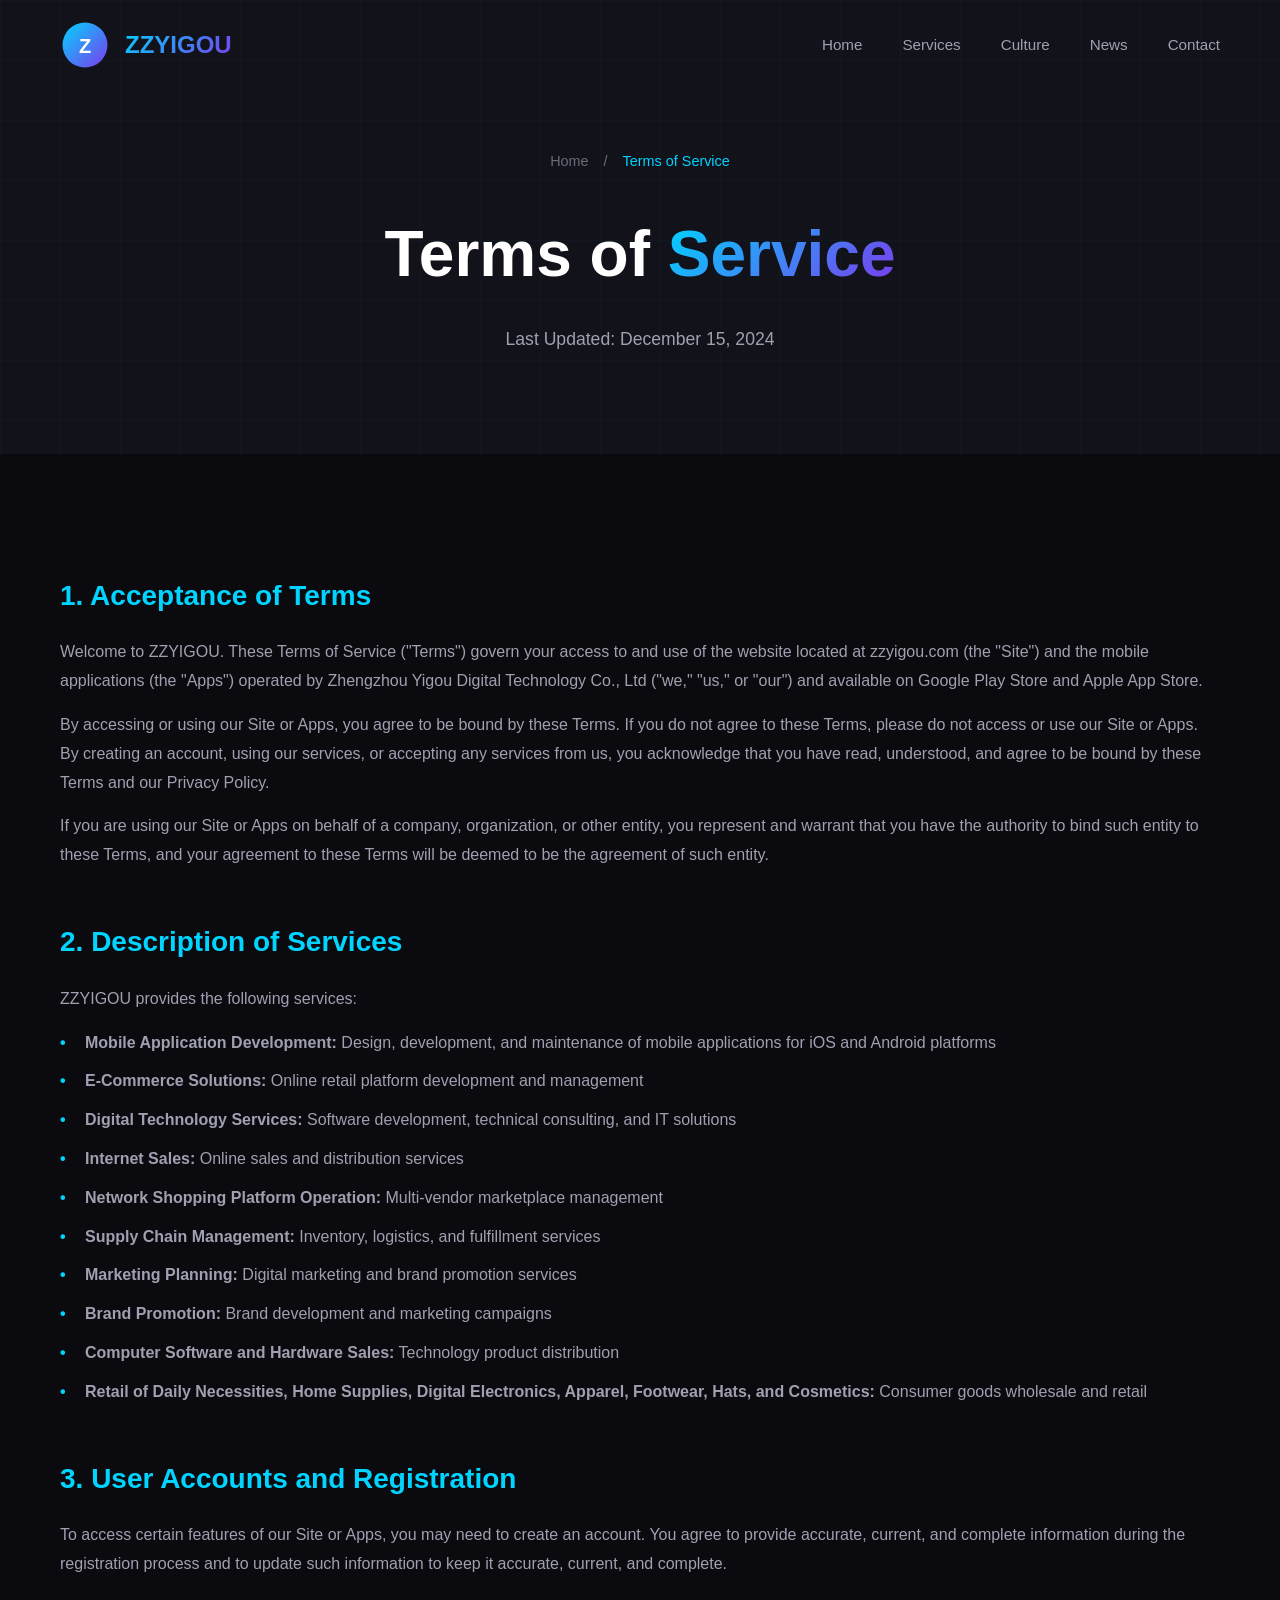
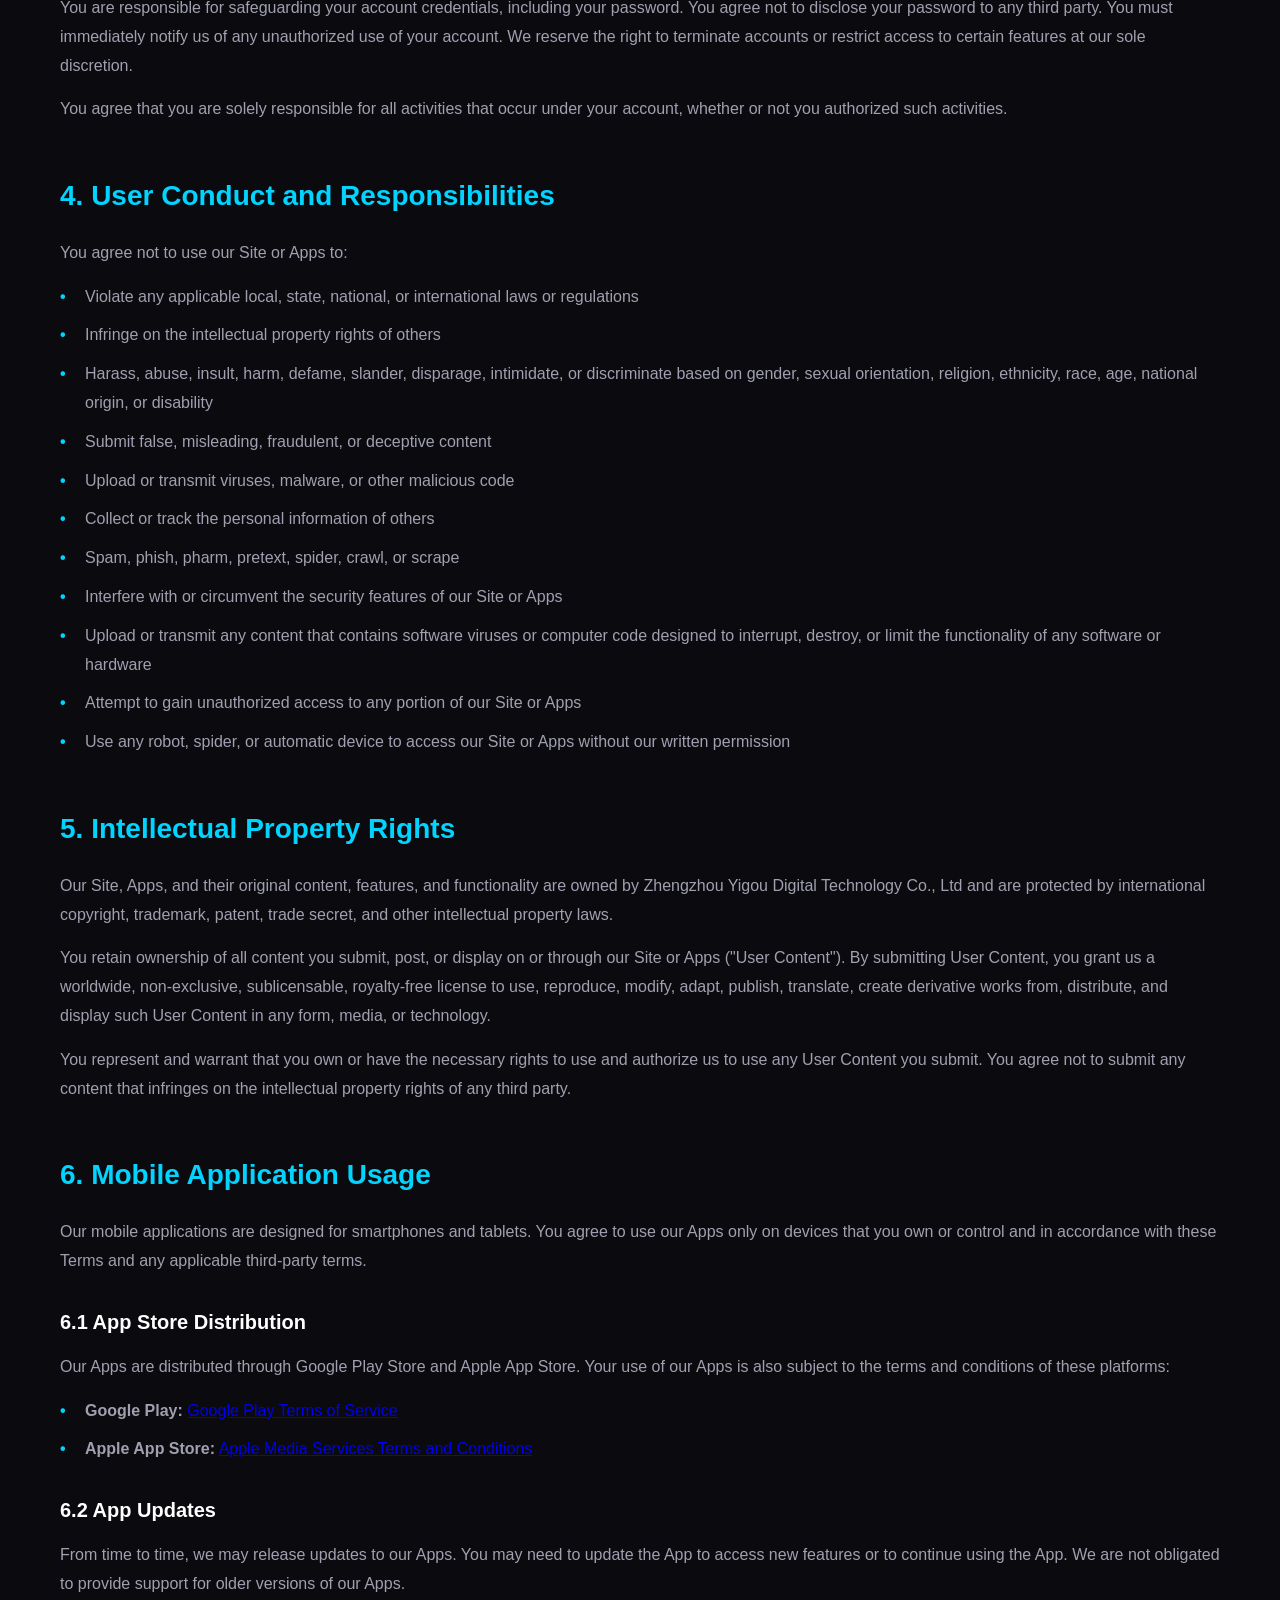
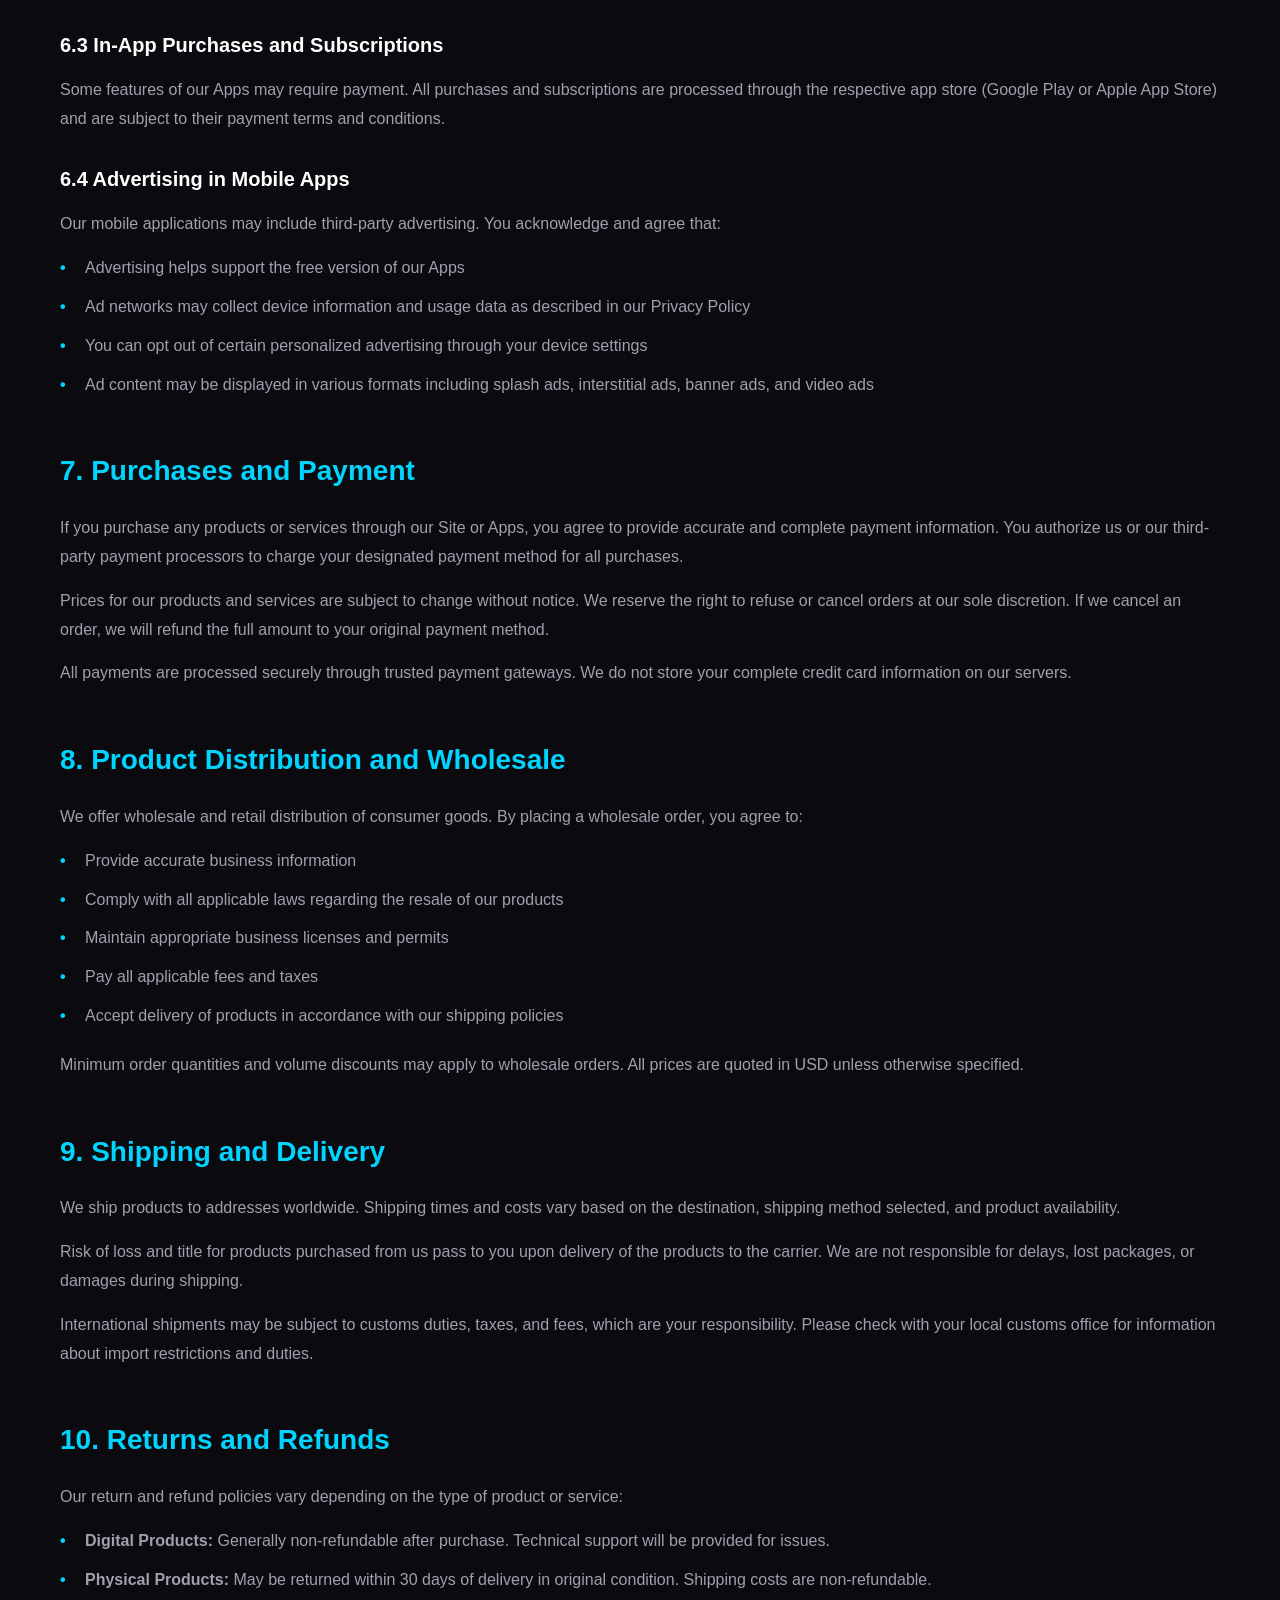
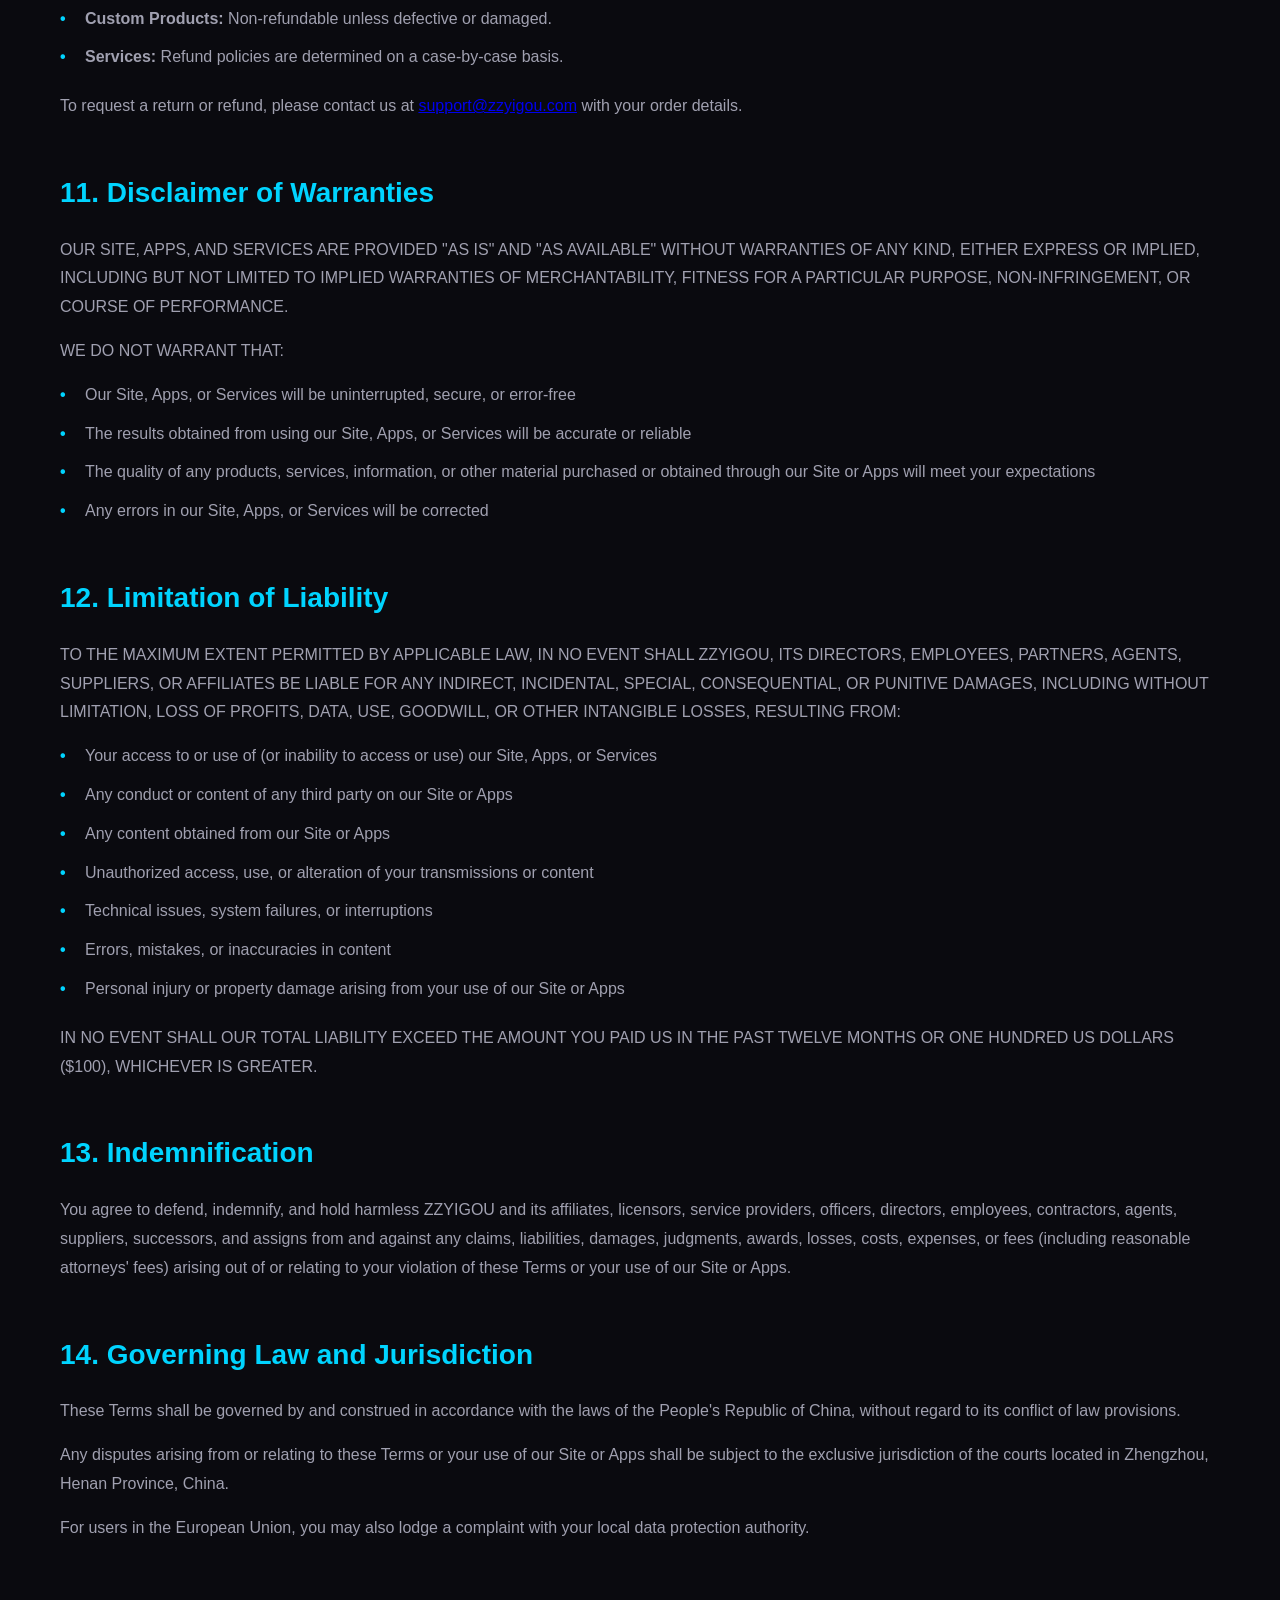
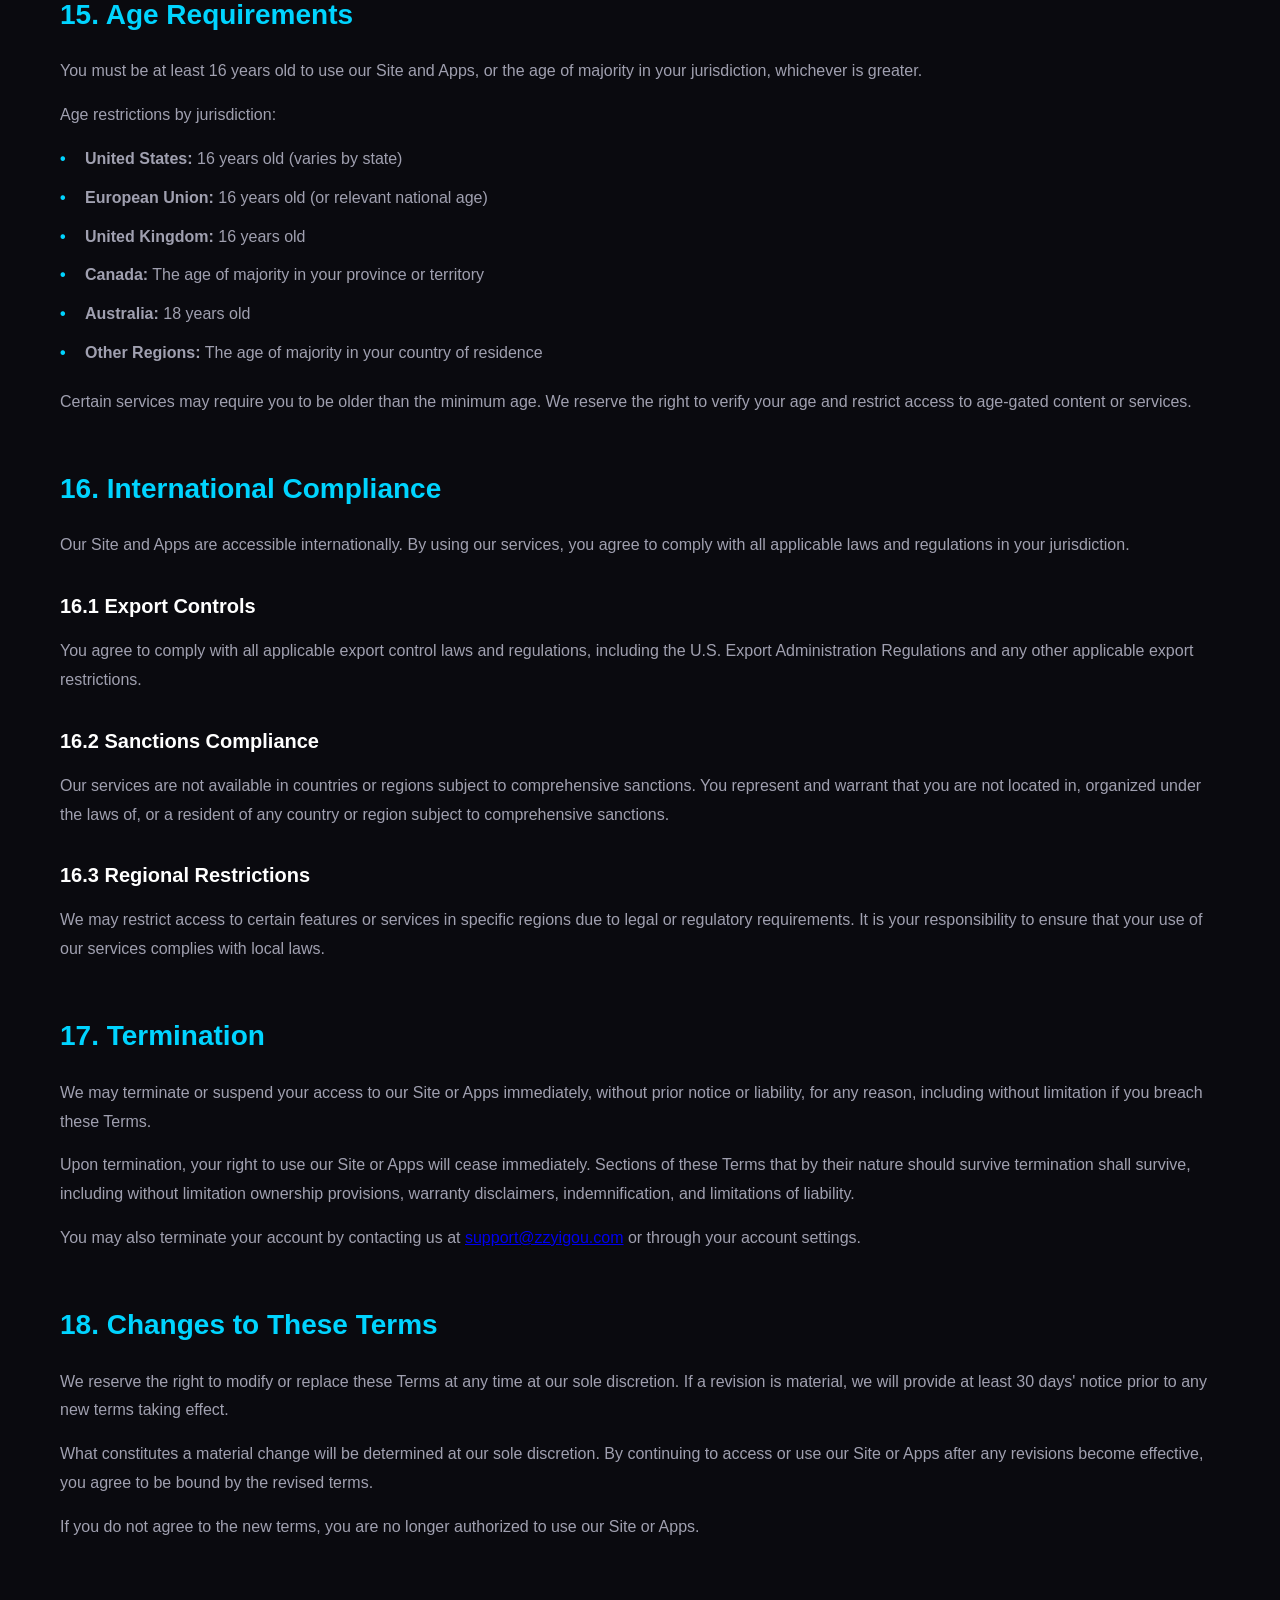
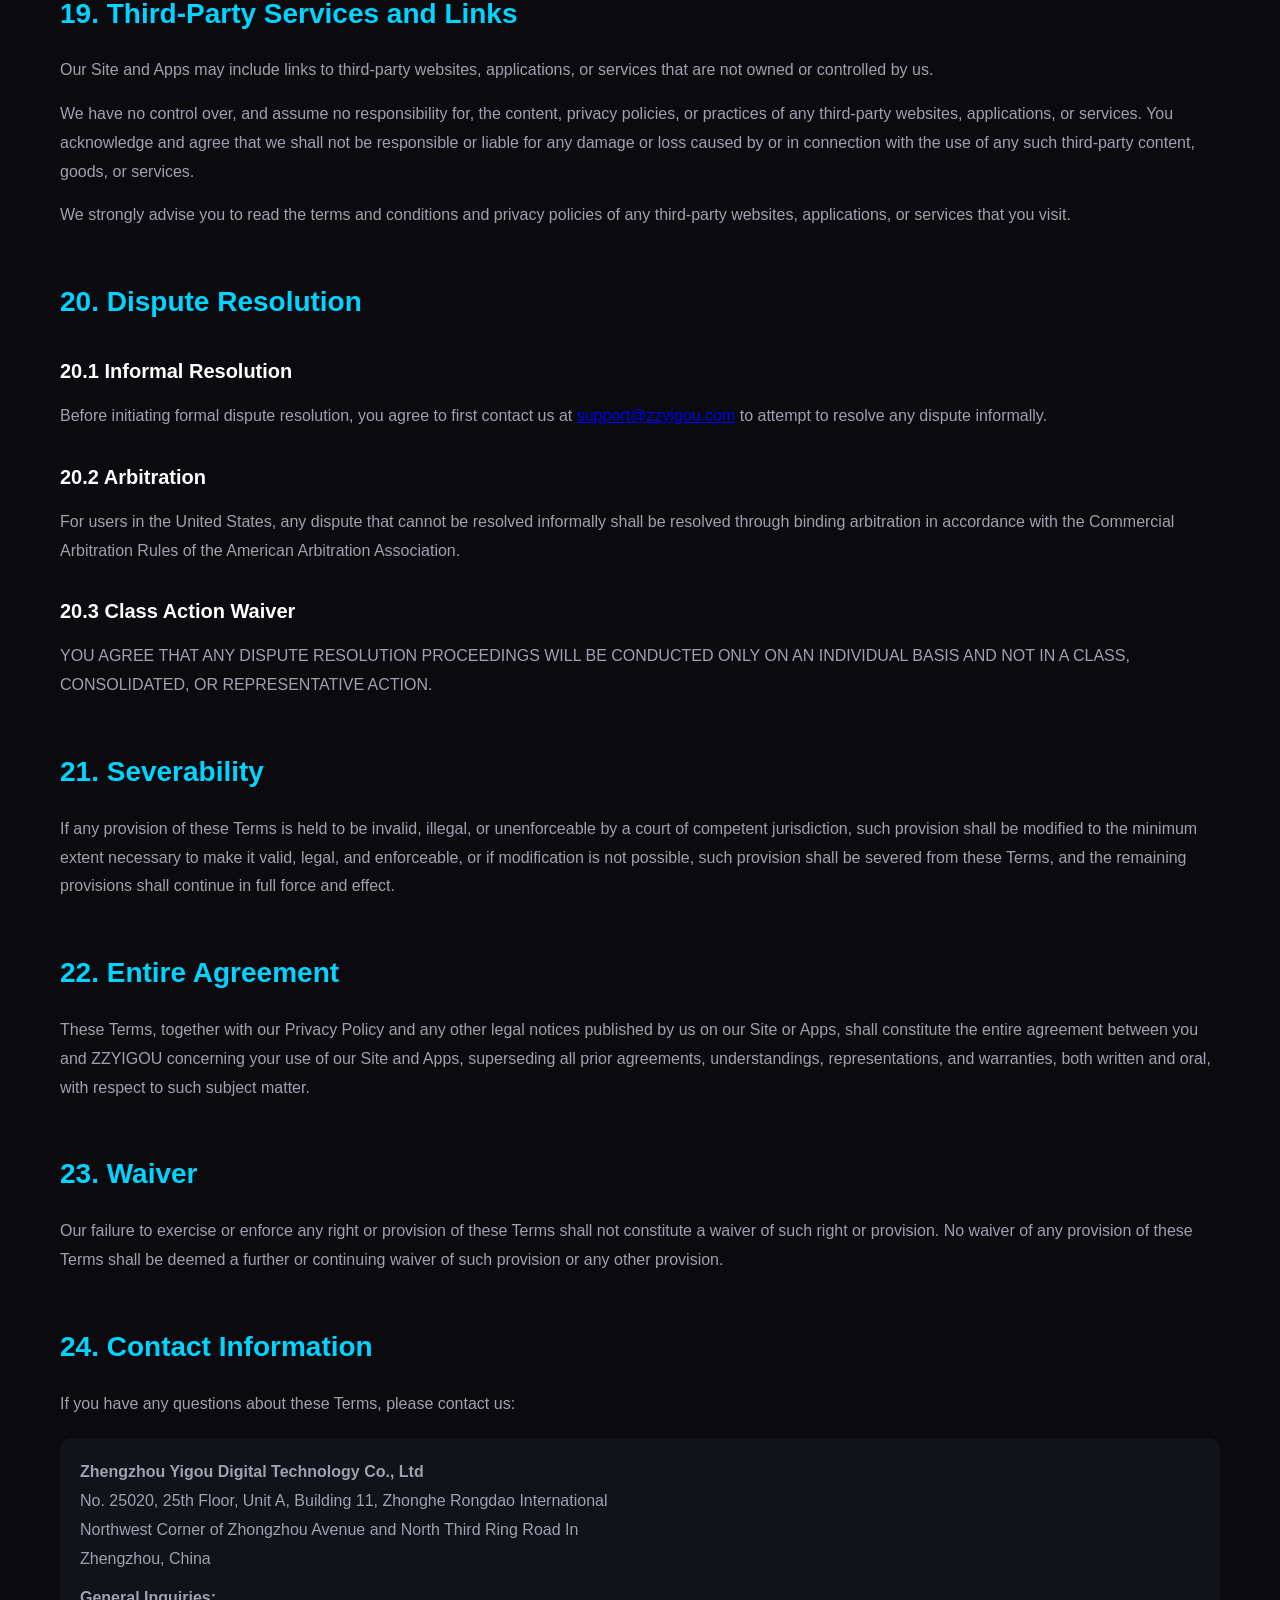
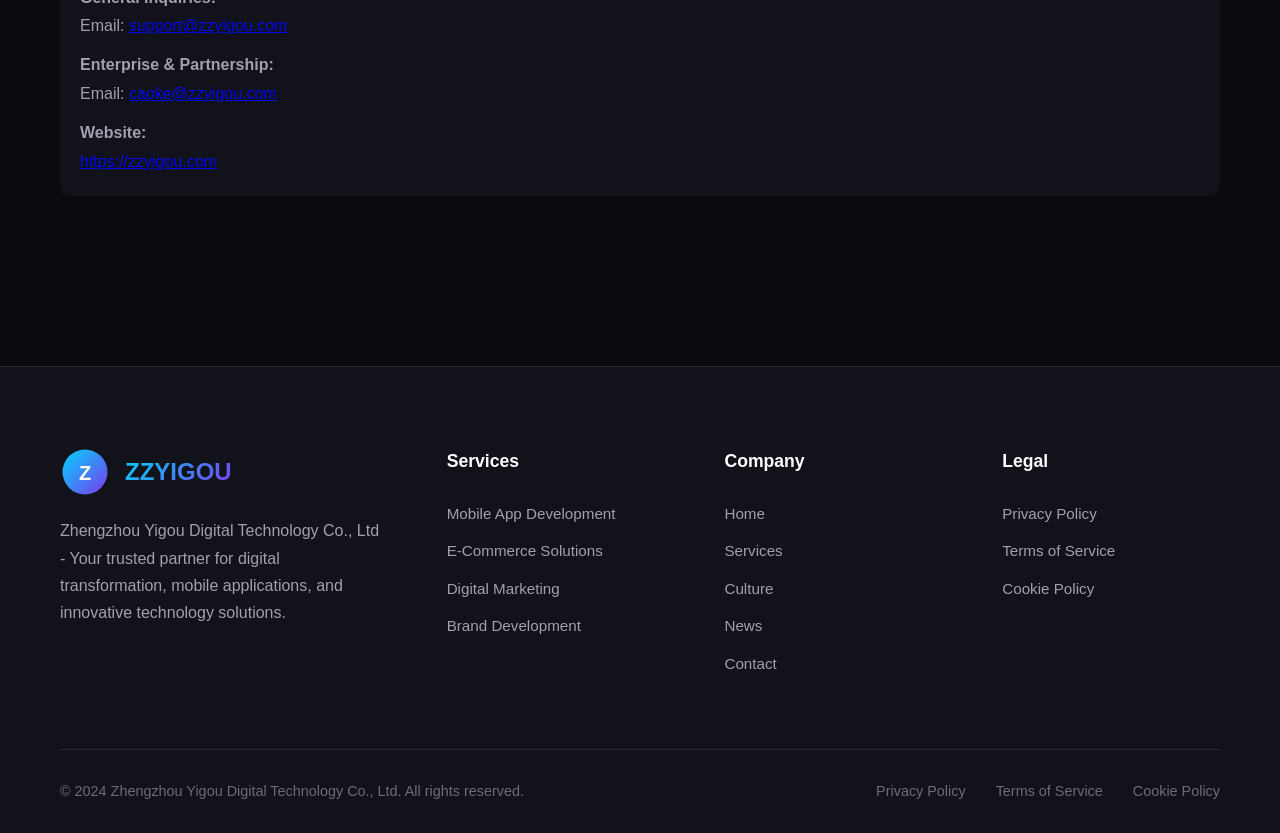
<file: terms.html>
<!DOCTYPE html>
<html lang="en">
<head>
    <meta charset="UTF-8">
    <meta name="viewport" content="width=device-width, initial-scale=1.0">
    <meta http-equiv="X-UA-Compatible" content="IE=edge">
    <meta name="description" content="ZZYIGOU Terms of Service - Read our complete terms and conditions governing the use of our website, mobile applications, and services.">
    <meta name="keywords" content="terms of service, terms and conditions, user agreement, ZZYIGOU terms">
    <meta name="author" content="Zhengzhou Yigou Digital Technology Co., Ltd">
    <meta name="robots" content="noindex, nofollow">
    <link rel="canonical" href="https://zzyigou.com/terms.html">
    
    <title>Terms of Service - ZZYIGOU Digital Technology</title>
    
    <link rel="icon" type="image/svg+xml" href="data:image/svg+xml,%3Csvg xmlns='http://www.w3.org/2000/svg' viewBox='0 0 100 100'%3E%3Ccircle cx='50' cy='50' r='45' fill='%2300d4ff'/%3E%3Ctext x='50' y='65' font-family='Arial' font-size='40' font-weight='bold' fill='white' text-anchor='middle'%3EZ%3C/text%3E%3C/svg%3E">
    <link rel="stylesheet" href="css/style.css">
</head>
<body>
    <!-- Preloader -->
    <div class="preloader">
        <div class="loader"></div>
    </div>

    <!-- Navigation -->
    <nav class="navbar">
        <a href="index.html" class="logo">
            <svg viewBox="0 0 100 100" width="50" height="50">
                <defs>
                    <linearGradient id="logoGrad" x1="0%" y1="0%" x2="100%" y2="100%">
                        <stop offset="0%" style="stop-color:#00d4ff"/>
                        <stop offset="100%" style="stop-color:#7c3aed"/>
                    </linearGradient>
                </defs>
                <circle cx="50" cy="50" r="45" fill="url(#logoGrad)"/>
                <text x="50" y="65" font-family="Arial, sans-serif" font-size="40" font-weight="bold" fill="white" text-anchor="middle">Z</text>
            </svg>
            <span class="logo-text">ZZYIGOU</span>
        </a>
        
        <ul class="nav-links">
            <li><a href="index.html">Home</a></li>
            <li><a href="services.html">Services</a></li>
            <li><a href="culture.html">Culture</a></li>
            <li><a href="news.html">News</a></li>
            <li><a href="contact.html">Contact</a></li>
        </ul>
        
        <div class="mobile-toggle" aria-label="Toggle menu">
            <span></span>
            <span></span>
            <span></span>
        </div>
    </nav>

    <!-- Page Header -->
    <header class="page-header">
        <div class="breadcrumb">
            <a href="index.html">Home</a>
            <span>/</span>
            <span class="current">Terms of Service</span>
        </div>
        <h1>Terms of <span class="text-gradient">Service</span></h1>
        <p>Last Updated: December 15, 2024</p>
    </header>

    <!-- Content -->
    <section class="section">
        <div class="legal-container">
            <div class="legal-section">
                <h2>1. Acceptance of Terms</h2>
                <p>
                    Welcome to ZZYIGOU. These Terms of Service ("Terms") govern your access to and use of the website located 
                    at zzyigou.com (the "Site") and the mobile applications (the "Apps") operated by Zhengzhou Yigou Digital 
                    Technology Co., Ltd ("we," "us," or "our") and available on Google Play Store and Apple App Store.
                </p>
                <p>
                    By accessing or using our Site or Apps, you agree to be bound by these Terms. If you do not agree to these 
                    Terms, please do not access or use our Site or Apps. By creating an account, using our services, or 
                    accepting any services from us, you acknowledge that you have read, understood, and agree to be bound by 
                    these Terms and our Privacy Policy.
                </p>
                <p>
                    If you are using our Site or Apps on behalf of a company, organization, or other entity, you represent 
                    and warrant that you have the authority to bind such entity to these Terms, and your agreement to these 
                    Terms will be deemed to be the agreement of such entity.
                </p>
            </div>

            <div class="legal-section">
                <h2>2. Description of Services</h2>
                <p>ZZYIGOU provides the following services:</p>
                <ul>
                    <li><strong>Mobile Application Development:</strong> Design, development, and maintenance of mobile applications for iOS and Android platforms</li>
                    <li><strong>E-Commerce Solutions:</strong> Online retail platform development and management</li>
                    <li><strong>Digital Technology Services:</strong> Software development, technical consulting, and IT solutions</li>
                    <li><strong>Internet Sales:</strong> Online sales and distribution services</li>
                    <li><strong>Network Shopping Platform Operation:</strong> Multi-vendor marketplace management</li>
                    <li><strong>Supply Chain Management:</strong> Inventory, logistics, and fulfillment services</li>
                    <li><strong>Marketing Planning:</strong> Digital marketing and brand promotion services</li>
                    <li><strong>Brand Promotion:</strong> Brand development and marketing campaigns</li>
                    <li><strong>Computer Software and Hardware Sales:</strong> Technology product distribution</li>
                    <li><strong>Retail of Daily Necessities, Home Supplies, Digital Electronics, Apparel, Footwear, Hats, and Cosmetics:</strong> Consumer goods wholesale and retail</li>
                </ul>
            </div>

            <div class="legal-section">
                <h2>3. User Accounts and Registration</h2>
                <p>
                    To access certain features of our Site or Apps, you may need to create an account. You agree to provide 
                    accurate, current, and complete information during the registration process and to update such information 
                    to keep it accurate, current, and complete.
                </p>
                <p>
                    You are responsible for safeguarding your account credentials, including your password. You agree not to 
                    disclose your password to any third party. You must immediately notify us of any unauthorized use of your 
                    account. We reserve the right to terminate accounts or restrict access to certain features at our sole discretion.
                </p>
                <p>
                    You agree that you are solely responsible for all activities that occur under your account, whether or not 
                    you authorized such activities.
                </p>
            </div>

            <div class="legal-section">
                <h2>4. User Conduct and Responsibilities</h2>
                <p>You agree not to use our Site or Apps to:</p>
                <ul>
                    <li>Violate any applicable local, state, national, or international laws or regulations</li>
                    <li>Infringe on the intellectual property rights of others</li>
                    <li>Harass, abuse, insult, harm, defame, slander, disparage, intimidate, or discriminate based on gender, sexual orientation, religion, ethnicity, race, age, national origin, or disability</li>
                    <li>Submit false, misleading, fraudulent, or deceptive content</li>
                    <li>Upload or transmit viruses, malware, or other malicious code</li>
                    <li>Collect or track the personal information of others</li>
                    <li>Spam, phish, pharm, pretext, spider, crawl, or scrape</li>
                    <li>Interfere with or circumvent the security features of our Site or Apps</li>
                    <li>Upload or transmit any content that contains software viruses or computer code designed to interrupt, destroy, or limit the functionality of any software or hardware</li>
                    <li>Attempt to gain unauthorized access to any portion of our Site or Apps</li>
                    <li>Use any robot, spider, or automatic device to access our Site or Apps without our written permission</li>
                </ul>
            </div>

            <div class="legal-section">
                <h2>5. Intellectual Property Rights</h2>
                <p>
                    Our Site, Apps, and their original content, features, and functionality are owned by Zhengzhou Yigou Digital 
                    Technology Co., Ltd and are protected by international copyright, trademark, patent, trade secret, and 
                    other intellectual property laws.
                </p>
                <p>
                    You retain ownership of all content you submit, post, or display on or through our Site or Apps ("User Content"). 
                    By submitting User Content, you grant us a worldwide, non-exclusive, sublicensable, royalty-free license to use, 
                    reproduce, modify, adapt, publish, translate, create derivative works from, distribute, and display such User 
                    Content in any form, media, or technology.
                </p>
                <p>
                    You represent and warrant that you own or have the necessary rights to use and authorize us to use any User 
                    Content you submit. You agree not to submit any content that infringes on the intellectual property rights 
                    of any third party.
                </p>
            </div>

            <div class="legal-section">
                <h2>6. Mobile Application Usage</h2>
                <p>
                    Our mobile applications are designed for smartphones and tablets. You agree to use our Apps only on devices 
                    that you own or control and in accordance with these Terms and any applicable third-party terms.
                </p>

                <h3>6.1 App Store Distribution</h3>
                <p>
                    Our Apps are distributed through Google Play Store and Apple App Store. Your use of our Apps is also subject 
                    to the terms and conditions of these platforms:
                </p>
                <ul>
                    <li><strong>Google Play:</strong> <a href="https://play.google.com/intl/en_us/play-terms" target="_blank">Google Play Terms of Service</a></li>
                    <li><strong>Apple App Store:</strong> <a href="https://www.apple.com/legal/internet-services/itunes/dev/stdeula/" target="_blank">Apple Media Services Terms and Conditions</a></li>
                </ul>

                <h3>6.2 App Updates</h3>
                <p>
                    From time to time, we may release updates to our Apps. You may need to update the App to access new features 
                    or to continue using the App. We are not obligated to provide support for older versions of our Apps.
                </p>

                <h3>6.3 In-App Purchases and Subscriptions</h3>
                <p>
                    Some features of our Apps may require payment. All purchases and subscriptions are processed through the 
                    respective app store (Google Play or Apple App Store) and are subject to their payment terms and conditions.
                </p>

                <h3>6.4 Advertising in Mobile Apps</h3>
                <p>
                    Our mobile applications may include third-party advertising. You acknowledge and agree that:
                </p>
                <ul>
                    <li>Advertising helps support the free version of our Apps</li>
                    <li>Ad networks may collect device information and usage data as described in our Privacy Policy</li>
                    <li>You can opt out of certain personalized advertising through your device settings</li>
                    <li>Ad content may be displayed in various formats including splash ads, interstitial ads, banner ads, and video ads</li>
                </ul>
            </div>

            <div class="legal-section">
                <h2>7. Purchases and Payment</h2>
                <p>
                    If you purchase any products or services through our Site or Apps, you agree to provide accurate and complete 
                    payment information. You authorize us or our third-party payment processors to charge your designated payment 
                    method for all purchases.
                </p>
                <p>
                    Prices for our products and services are subject to change without notice. We reserve the right to refuse 
                    or cancel orders at our sole discretion. If we cancel an order, we will refund the full amount to your 
                    original payment method.
                </p>
                <p>
                    All payments are processed securely through trusted payment gateways. We do not store your complete credit 
                    card information on our servers.
                </p>
            </div>

            <div class="legal-section">
                <h2>8. Product Distribution and Wholesale</h2>
                <p>
                    We offer wholesale and retail distribution of consumer goods. By placing a wholesale order, you agree to:
                </p>
                <ul>
                    <li>Provide accurate business information</li>
                    <li>Comply with all applicable laws regarding the resale of our products</li>
                    <li>Maintain appropriate business licenses and permits</li>
                    <li>Pay all applicable fees and taxes</li>
                    <li>Accept delivery of products in accordance with our shipping policies</li>
                </ul>
                <p>
                    Minimum order quantities and volume discounts may apply to wholesale orders. All prices are quoted in USD 
                    unless otherwise specified.
                </p>
            </div>

            <div class="legal-section">
                <h2>9. Shipping and Delivery</h2>
                <p>
                    We ship products to addresses worldwide. Shipping times and costs vary based on the destination, shipping 
                    method selected, and product availability.
                </p>
                <p>
                    Risk of loss and title for products purchased from us pass to you upon delivery of the products to the carrier. 
                    We are not responsible for delays, lost packages, or damages during shipping.
                </p>
                <p>
                    International shipments may be subject to customs duties, taxes, and fees, which are your responsibility. 
                    Please check with your local customs office for information about import restrictions and duties.
                </p>
            </div>

            <div class="legal-section">
                <h2>10. Returns and Refunds</h2>
                <p>
                    Our return and refund policies vary depending on the type of product or service:
                </p>
                <ul>
                    <li><strong>Digital Products:</strong> Generally non-refundable after purchase. Technical support will be provided for issues.</li>
                    <li><strong>Physical Products:</strong> May be returned within 30 days of delivery in original condition. Shipping costs are non-refundable.</li>
                    <li><strong>Custom Products:</strong> Non-refundable unless defective or damaged.</li>
                    <li><strong>Services:</strong> Refund policies are determined on a case-by-case basis.</li>
                </ul>
                <p>
                    To request a return or refund, please contact us at <a href="mailto:support@zzyigou.com">support@zzyigou.com</a> 
                    with your order details.
                </p>
            </div>

            <div class="legal-section">
                <h2>11. Disclaimer of Warranties</h2>
                <p>
                    OUR SITE, APPS, AND SERVICES ARE PROVIDED "AS IS" AND "AS AVAILABLE" WITHOUT WARRANTIES OF ANY KIND, 
                    EITHER EXPRESS OR IMPLIED, INCLUDING BUT NOT LIMITED TO IMPLIED WARRANTIES OF MERCHANTABILITY, FITNESS 
                    FOR A PARTICULAR PURPOSE, NON-INFRINGEMENT, OR COURSE OF PERFORMANCE.
                </p>
                <p>
                    WE DO NOT WARRANT THAT:
                </p>
                <ul>
                    <li>Our Site, Apps, or Services will be uninterrupted, secure, or error-free</li>
                    <li>The results obtained from using our Site, Apps, or Services will be accurate or reliable</li>
                    <li>The quality of any products, services, information, or other material purchased or obtained through our Site or Apps will meet your expectations</li>
                    <li>Any errors in our Site, Apps, or Services will be corrected</li>
                </ul>
            </div>

            <div class="legal-section">
                <h2>12. Limitation of Liability</h2>
                <p>
                    TO THE MAXIMUM EXTENT PERMITTED BY APPLICABLE LAW, IN NO EVENT SHALL ZZYIGOU, ITS DIRECTORS, EMPLOYEES, 
                    PARTNERS, AGENTS, SUPPLIERS, OR AFFILIATES BE LIABLE FOR ANY INDIRECT, INCIDENTAL, SPECIAL, CONSEQUENTIAL, 
                    OR PUNITIVE DAMAGES, INCLUDING WITHOUT LIMITATION, LOSS OF PROFITS, DATA, USE, GOODWILL, OR OTHER 
                    INTANGIBLE LOSSES, RESULTING FROM:
                </p>
                <ul>
                    <li>Your access to or use of (or inability to access or use) our Site, Apps, or Services</li>
                    <li>Any conduct or content of any third party on our Site or Apps</li>
                    <li>Any content obtained from our Site or Apps</li>
                    <li>Unauthorized access, use, or alteration of your transmissions or content</li>
                    <li>Technical issues, system failures, or interruptions</li>
                    <li>Errors, mistakes, or inaccuracies in content</li>
                    <li>Personal injury or property damage arising from your use of our Site or Apps</li>
                </ul>
                <p>
                    IN NO EVENT SHALL OUR TOTAL LIABILITY EXCEED THE AMOUNT YOU PAID US IN THE PAST TWELVE MONTHS OR 
                    ONE HUNDRED US DOLLARS ($100), WHICHEVER IS GREATER.
                </p>
            </div>

            <div class="legal-section">
                <h2>13. Indemnification</h2>
                <p>
                    You agree to defend, indemnify, and hold harmless ZZYIGOU and its affiliates, licensors, service providers, 
                    officers, directors, employees, contractors, agents, suppliers, successors, and assigns from and against 
                    any claims, liabilities, damages, judgments, awards, losses, costs, expenses, or fees (including reasonable 
                    attorneys' fees) arising out of or relating to your violation of these Terms or your use of our Site or Apps.
                </p>
            </div>

            <div class="legal-section">
                <h2>14. Governing Law and Jurisdiction</h2>
                <p>
                    These Terms shall be governed by and construed in accordance with the laws of the People's Republic of China, 
                    without regard to its conflict of law provisions.
                </p>
                <p>
                    Any disputes arising from or relating to these Terms or your use of our Site or Apps shall be subject to 
                    the exclusive jurisdiction of the courts located in Zhengzhou, Henan Province, China.
                </p>
                <p>
                    For users in the European Union, you may also lodge a complaint with your local data protection authority.
                </p>
            </div>

            <div class="legal-section">
                <h2>15. Age Requirements</h2>
                <p>
                    You must be at least 16 years old to use our Site and Apps, or the age of majority in your jurisdiction, 
                    whichever is greater.
                </p>
                <p>
                    Age restrictions by jurisdiction:
                </p>
                <ul>
                    <li><strong>United States:</strong> 16 years old (varies by state)</li>
                    <li><strong>European Union:</strong> 16 years old (or relevant national age)</li>
                    <li><strong>United Kingdom:</strong> 16 years old</li>
                    <li><strong>Canada:</strong> The age of majority in your province or territory</li>
                    <li><strong>Australia:</strong> 18 years old</li>
                    <li><strong>Other Regions:</strong> The age of majority in your country of residence</li>
                </ul>
                <p>
                    Certain services may require you to be older than the minimum age. We reserve the right to verify your 
                    age and restrict access to age-gated content or services.
                </p>
            </div>

            <div class="legal-section">
                <h2>16. International Compliance</h2>
                <p>
                    Our Site and Apps are accessible internationally. By using our services, you agree to comply with all 
                    applicable laws and regulations in your jurisdiction.
                </p>

                <h3>16.1 Export Controls</h3>
                <p>
                    You agree to comply with all applicable export control laws and regulations, including the U.S. Export 
                    Administration Regulations and any other applicable export restrictions.
                </p>

                <h3>16.2 Sanctions Compliance</h3>
                <p>
                    Our services are not available in countries or regions subject to comprehensive sanctions. You represent 
                    and warrant that you are not located in, organized under the laws of, or a resident of any country or 
                    region subject to comprehensive sanctions.
                </p>

                <h3>16.3 Regional Restrictions</h3>
                <p>
                    We may restrict access to certain features or services in specific regions due to legal or regulatory 
                    requirements. It is your responsibility to ensure that your use of our services complies with local laws.
                </p>
            </div>

            <div class="legal-section">
                <h2>17. Termination</h2>
                <p>
                    We may terminate or suspend your access to our Site or Apps immediately, without prior notice or liability, 
                    for any reason, including without limitation if you breach these Terms.
                </p>
                <p>
                    Upon termination, your right to use our Site or Apps will cease immediately. Sections of these Terms 
                    that by their nature should survive termination shall survive, including without limitation ownership provisions, 
                    warranty disclaimers, indemnification, and limitations of liability.
                </p>
                <p>
                    You may also terminate your account by contacting us at <a href="mailto:support@zzyigou.com">support@zzyigou.com</a> 
                    or through your account settings.
                </p>
            </div>

            <div class="legal-section">
                <h2>18. Changes to These Terms</h2>
                <p>
                    We reserve the right to modify or replace these Terms at any time at our sole discretion. If a revision 
                    is material, we will provide at least 30 days' notice prior to any new terms taking effect.
                </p>
                <p>
                    What constitutes a material change will be determined at our sole discretion. By continuing to access or 
                    use our Site or Apps after any revisions become effective, you agree to be bound by the revised terms.
                </p>
                <p>
                    If you do not agree to the new terms, you are no longer authorized to use our Site or Apps.
                </p>
            </div>

            <div class="legal-section">
                <h2>19. Third-Party Services and Links</h2>
                <p>
                    Our Site and Apps may include links to third-party websites, applications, or services that are not owned 
                    or controlled by us.
                </p>
                <p>
                    We have no control over, and assume no responsibility for, the content, privacy policies, or practices of 
                    any third-party websites, applications, or services. You acknowledge and agree that we shall not be 
                    responsible or liable for any damage or loss caused by or in connection with the use of any such third-party 
                    content, goods, or services.
                </p>
                <p>
                    We strongly advise you to read the terms and conditions and privacy policies of any third-party websites, 
                    applications, or services that you visit.
                </p>
            </div>

            <div class="legal-section">
                <h2>20. Dispute Resolution</h2>
                <h3>20.1 Informal Resolution</h3>
                <p>
                    Before initiating formal dispute resolution, you agree to first contact us at <a href="mailto:support@zzyigou.com">support@zzyigou.com</a> 
                    to attempt to resolve any dispute informally.
                </p>

                <h3>20.2 Arbitration</h3>
                <p>
                    For users in the United States, any dispute that cannot be resolved informally shall be resolved through 
                    binding arbitration in accordance with the Commercial Arbitration Rules of the American Arbitration Association.
                </p>

                <h3>20.3 Class Action Waiver</h3>
                <p>
                    YOU AGREE THAT ANY DISPUTE RESOLUTION PROCEEDINGS WILL BE CONDUCTED ONLY ON AN INDIVIDUAL BASIS AND NOT 
                    IN A CLASS, CONSOLIDATED, OR REPRESENTATIVE ACTION.
                </p>
            </div>

            <div class="legal-section">
                <h2>21. Severability</h2>
                <p>
                    If any provision of these Terms is held to be invalid, illegal, or unenforceable by a court of competent 
                    jurisdiction, such provision shall be modified to the minimum extent necessary to make it valid, legal, 
                    and enforceable, or if modification is not possible, such provision shall be severed from these Terms, 
                    and the remaining provisions shall continue in full force and effect.
                </p>
            </div>

            <div class="legal-section">
                <h2>22. Entire Agreement</h2>
                <p>
                    These Terms, together with our Privacy Policy and any other legal notices published by us on our Site or Apps, 
                    shall constitute the entire agreement between you and ZZYIGOU concerning your use of our Site and Apps, 
                    superseding all prior agreements, understandings, representations, and warranties, both written and oral, 
                    with respect to such subject matter.
                </p>
            </div>

            <div class="legal-section">
                <h2>23. Waiver</h2>
                <p>
                    Our failure to exercise or enforce any right or provision of these Terms shall not constitute a waiver of 
                    such right or provision. No waiver of any provision of these Terms shall be deemed a further or continuing 
                    waiver of such provision or any other provision.
                </p>
            </div>

            <div class="legal-section">
                <h2>24. Contact Information</h2>
                <p>If you have any questions about these Terms, please contact us:</p>
                
                <div style="background: var(--bg-card); padding: 20px; border-radius: 10px; margin-top: 20px;">
                    <p style="margin-bottom: 10px;">
                        <strong>Zhengzhou Yigou Digital Technology Co., Ltd</strong><br>
                        No. 25020, 25th Floor, Unit A, Building 11, Zhonghe Rongdao International<br>
                        Northwest Corner of Zhongzhou Avenue and North Third Ring Road In<br>
                        Zhengzhou, China
                    </p>
                    <p style="margin-bottom: 10px;">
                        <strong>General Inquiries:</strong><br>
                        Email: <a href="mailto:support@zzyigou.com">support@zzyigou.com</a>
                    </p>
                    <p style="margin-bottom: 10px;">
                        <strong>Enterprise & Partnership:</strong><br>
                        Email: <a href="mailto:caoke@zzyigou.com">caoke@zzyigou.com</a>
                    </p>
                    <p style="margin-bottom: 0;">
                        <strong>Website:</strong><br>
                        <a href="https://zzyigou.com">https://zzyigou.com</a>
                    </p>
                </div>
            </div>
        </div>
    </section>

    <!-- Footer -->
    <footer class="footer">
        <div class="footer-grid">
            <div class="footer-brand">
                <div class="footer-logo">
                    <svg viewBox="0 0 100 100" width="50" height="50">
                        <defs>
                            <linearGradient id="footerLogoGrad" x1="0%" y1="0%" x2="100%" y2="100%">
                                <stop offset="0%" style="stop-color:#00d4ff"/>
                                <stop offset="100%" style="stop-color:#7c3aed"/>
                            </linearGradient>
                        </defs>
                        <circle cx="50" cy="50" r="45" fill="url(#footerLogoGrad)"/>
                        <text x="50" y="65" font-family="Arial, sans-serif" font-size="40" font-weight="bold" fill="white" text-anchor="middle">Z</text>
                    </svg>
                    <span>ZZYIGOU</span>
                </div>
                <p>
                    Zhengzhou Yigou Digital Technology Co., Ltd - Your trusted partner for digital transformation, 
                    mobile applications, and innovative technology solutions.
                </p>
            </div>
            
            <div class="footer-column">
                <h4>Services</h4>
                <ul class="footer-links">
                    <li><a href="services.html">Mobile App Development</a></li>
                    <li><a href="services.html">E-Commerce Solutions</a></li>
                    <li><a href="services.html">Digital Marketing</a></li>
                    <li><a href="services.html">Brand Development</a></li>
                </ul>
            </div>
            
            <div class="footer-column">
                <h4>Company</h4>
                <ul class="footer-links">
                    <li><a href="index.html">Home</a></li>
                    <li><a href="services.html">Services</a></li>
                    <li><a href="culture.html">Culture</a></li>
                    <li><a href="news.html">News</a></li>
                    <li><a href="contact.html">Contact</a></li>
                </ul>
            </div>
            
            <div class="footer-column">
                <h4>Legal</h4>
                <ul class="footer-links">
                    <li><a href="privacy.html">Privacy Policy</a></li>
                    <li><a href="terms.html">Terms of Service</a></li>
                    <li><a href="#">Cookie Policy</a></li>
                </ul>
            </div>
        </div>
        
        <div class="footer-bottom">
            <p>&copy; 2024 Zhengzhou Yigou Digital Technology Co., Ltd. All rights reserved.</p>
            <div class="footer-bottom-links">
                <a href="privacy.html">Privacy Policy</a>
                <a href="terms.html">Terms of Service</a>
                <a href="#">Cookie Policy</a>
            </div>
        </div>
    </footer>

    <script src="js/main.js"></script>
</body>
</html>
</file>
<file: css/style.css>
/* ========================================
   ZZYIGOU - Global Stylesheet
   Premium Corporate Website
   ======================================== */

/* CSS Variables */
:root {
    /* Color Palette - Premium Dark Theme */
    --primary-color: #00d4ff;
    --primary-dark: #0099cc;
    --secondary-color: #ff6b35;
    --accent-color: #7c3aed;
    --bg-dark: #0a0a0f;
    --bg-card: #12121a;
    --bg-gradient: linear-gradient(135deg, #0a0a0f 0%, #1a1a2e 50%, #0f0f1a 100%);
    --text-primary: #ffffff;
    --text-secondary: #a0a0b0;
    --text-muted: #6b6b7b;
    --border-color: rgba(255, 255, 255, 0.1);
    --gradient-primary: linear-gradient(135deg, #00d4ff 0%, #7c3aed 100%);
    --gradient-secondary: linear-gradient(135deg, #ff6b35 0%, #ff8c42 100%);
    --gradient-accent: linear-gradient(135deg, #667eea 0%, #764ba2 100%);
    --shadow-lg: 0 25px 50px -12px rgba(0, 0, 0, 0.5);
    --shadow-xl: 0 35px 60px -15px rgba(0, 0, 0, 0.6);
    --transition-smooth: all 0.4s cubic-bezier(0.4, 0, 0.2, 1);
    --transition-bounce: all 0.5s cubic-bezier(0.68, -0.55, 0.265, 1.55);
}

/* Reset & Base */
*, *::before, *::after {
    margin: 0;
    padding: 0;
    box-sizing: border-box;
}

html {
    scroll-behavior: smooth;
    font-size: 16px;
}

body {
    font-family: 'Segoe UI', 'Helvetica Neue', Arial, sans-serif;
    background: var(--bg-dark);
    color: var(--text-primary);
    line-height: 1.6;
    overflow-x: hidden;
    -webkit-font-smoothing: antialiased;
    -moz-osx-font-smoothing: grayscale;
}

/* Preloader */
.preloader {
    position: fixed;
    top: 0;
    left: 0;
    width: 100%;
    height: 100%;
    background: var(--bg-dark);
    display: flex;
    align-items: center;
    justify-content: center;
    z-index: 10000;
    transition: opacity 0.5s ease, visibility 0.5s ease;
}

.preloader.hidden {
    opacity: 0;
    visibility: hidden;
}

.loader {
    width: 80px;
    height: 80px;
    border: 3px solid var(--border-color);
    border-top-color: var(--primary-color);
    border-radius: 50%;
    animation: spin 1s linear infinite;
}

@keyframes spin {
    to { transform: rotate(360deg); }
}

/* Navigation */
.navbar {
    position: fixed;
    top: 0;
    left: 0;
    width: 100%;
    padding: 20px 60px;
    display: flex;
    justify-content: space-between;
    align-items: center;
    z-index: 1000;
    transition: var(--transition-smooth);
    background: transparent;
}

.navbar.scrolled {
    background: rgba(10, 10, 15, 0.95);
    backdrop-filter: blur(20px);
    padding: 15px 60px;
    box-shadow: 0 5px 30px rgba(0, 0, 0, 0.3);
}

.logo {
    display: flex;
    align-items: center;
    gap: 15px;
    text-decoration: none;
    color: var(--text-primary);
}

.logo svg {
    width: 50px;
    height: 50px;
}

.logo-text {
    font-size: 1.5rem;
    font-weight: 700;
    background: var(--gradient-primary);
    -webkit-background-clip: text;
    -webkit-text-fill-color: transparent;
    background-clip: text;
}

.nav-links {
    display: flex;
    gap: 40px;
    list-style: none;
}

.nav-links a {
    color: var(--text-secondary);
    text-decoration: none;
    font-weight: 500;
    font-size: 0.95rem;
    position: relative;
    padding: 10px 0;
    transition: var(--transition-smooth);
}

.nav-links a::after {
    content: '';
    position: absolute;
    bottom: 0;
    left: 0;
    width: 0;
    height: 2px;
    background: var(--gradient-primary);
    transition: width 0.3s ease;
}

.nav-links a:hover,
.nav-links a.active {
    color: var(--primary-color);
}

.nav-links a:hover::after,
.nav-links a.active::after {
    width: 100%;
}

.mobile-toggle {
    display: none;
    flex-direction: column;
    gap: 6px;
    cursor: pointer;
    padding: 10px;
}

.mobile-toggle span {
    width: 30px;
    height: 3px;
    background: var(--text-primary);
    border-radius: 2px;
    transition: var(--transition-smooth);
}

.mobile-toggle.active span:nth-child(1) {
    transform: rotate(45deg) translate(6px, 6px);
}

.mobile-toggle.active span:nth-child(2) {
    opacity: 0;
}

.mobile-toggle.active span:nth-child(3) {
    transform: rotate(-45deg) translate(6px, -6px);
}

/* Hero Section */
.hero {
    min-height: 100vh;
    display: flex;
    align-items: center;
    justify-content: center;
    position: relative;
    overflow: hidden;
    background: var(--bg-gradient);
}

.hero-bg {
    position: absolute;
    top: 0;
    left: 0;
    width: 100%;
    height: 100%;
    pointer-events: none;
}

.hero-bg .grid-pattern {
    position: absolute;
    top: 0;
    left: 0;
    width: 100%;
    height: 100%;
    background-image: 
        linear-gradient(rgba(0, 212, 255, 0.03) 1px, transparent 1px),
        linear-gradient(90deg, rgba(0, 212, 255, 0.03) 1px, transparent 1px);
    background-size: 60px 60px;
    animation: moveGrid 20s linear infinite;
}

@keyframes moveGrid {
    0% { transform: perspective(500px) rotateX(60deg) translateY(0); }
    100% { transform: perspective(500px) rotateX(60deg) translateY(60px); }
}

.floating-orb {
    position: absolute;
    border-radius: 50%;
    filter: blur(80px);
    opacity: 0.4;
    animation: float 8s ease-in-out infinite;
}

.orb-1 {
    width: 500px;
    height: 500px;
    background: var(--primary-color);
    top: -150px;
    right: -150px;
    animation-delay: 0s;
}

.orb-2 {
    width: 400px;
    height: 400px;
    background: var(--accent-color);
    bottom: -100px;
    left: -100px;
    animation-delay: -3s;
}

.orb-3 {
    width: 300px;
    height: 300px;
    background: var(--secondary-color);
    top: 50%;
    left: 50%;
    animation-delay: -5s;
}

@keyframes float {
    0%, 100% { transform: translate(0, 0) scale(1); }
    33% { transform: translate(30px, -30px) scale(1.05); }
    66% { transform: translate(-20px, 20px) scale(0.95); }
}

.hero-content {
    text-align: center;
    z-index: 10;
    padding: 0 20px;
    max-width: 1200px;
}

.hero-badge {
    display: inline-flex;
    align-items: center;
    gap: 10px;
    background: rgba(0, 212, 255, 0.1);
    border: 1px solid rgba(0, 212, 255, 0.3);
    padding: 10px 24px;
    border-radius: 50px;
    margin-bottom: 30px;
    animation: fadeInUp 0.8s ease forwards;
    opacity: 0;
}

.hero-badge svg {
    width: 20px;
    height: 20px;
    fill: var(--primary-color);
}

.hero-badge span {
    font-size: 0.9rem;
    color: var(--primary-color);
    font-weight: 500;
}

.hero-title {
    font-size: clamp(3rem, 8vw, 5.5rem);
    font-weight: 800;
    line-height: 1.1;
    margin-bottom: 30px;
    animation: fadeInUp 0.8s ease 0.2s forwards;
    opacity: 0;
}

.hero-title .gradient-text {
    background: var(--gradient-primary);
    -webkit-background-clip: text;
    -webkit-text-fill-color: transparent;
    background-clip: text;
}

.hero-subtitle {
    font-size: 1.25rem;
    color: var(--text-secondary);
    max-width: 700px;
    margin: 0 auto 50px;
    animation: fadeInUp 0.8s ease 0.4s forwards;
    opacity: 0;
}

.hero-buttons {
    display: flex;
    gap: 20px;
    justify-content: center;
    flex-wrap: wrap;
    animation: fadeInUp 0.8s ease 0.6s forwards;
    opacity: 0;
}

.btn {
    padding: 16px 40px;
    border-radius: 50px;
    font-size: 1rem;
    font-weight: 600;
    text-decoration: none;
    display: inline-flex;
    align-items: center;
    gap: 10px;
    transition: var(--transition-smooth);
    cursor: pointer;
    border: none;
}

.btn-primary {
    background: var(--gradient-primary);
    color: var(--text-primary);
    box-shadow: 0 10px 40px rgba(0, 212, 255, 0.3);
}

.btn-primary:hover {
    transform: translateY(-3px);
    box-shadow: 0 15px 50px rgba(0, 212, 255, 0.4);
}

.btn-secondary {
    background: transparent;
    color: var(--text-primary);
    border: 2px solid var(--border-color);
}

.btn-secondary:hover {
    background: rgba(255, 255, 255, 0.05);
    border-color: var(--primary-color);
    color: var(--primary-color);
}

.btn svg {
    width: 20px;
    height: 20px;
}

@keyframes fadeInUp {
    from {
        opacity: 0;
        transform: translateY(30px);
    }
    to {
        opacity: 1;
        transform: translateY(0);
    }
}

.scroll-indicator {
    position: absolute;
    bottom: 40px;
    left: 50%;
    transform: translateX(-50%);
    display: flex;
    flex-direction: column;
    align-items: center;
    gap: 10px;
    animation: bounce 2s infinite;
}

.scroll-indicator span {
    font-size: 0.8rem;
    color: var(--text-muted);
    letter-spacing: 2px;
    text-transform: uppercase;
}

.scroll-indicator svg {
    width: 24px;
    height: 24px;
    stroke: var(--primary-color);
}

@keyframes bounce {
    0%, 20%, 50%, 80%, 100% { transform: translateX(-50%) translateY(0); }
    40% { transform: translateX(-50%) translateY(-10px); }
    60% { transform: translateX(-50%) translateY(-5px); }
}

/* Section Styles */
.section {
    padding: 120px 60px;
    position: relative;
}

.section-header {
    text-align: center;
    max-width: 800px;
    margin: 0 auto 80px;
}

.section-badge {
    display: inline-flex;
    align-items: center;
    gap: 8px;
    background: rgba(0, 212, 255, 0.1);
    border: 1px solid rgba(0, 212, 255, 0.2);
    padding: 8px 20px;
    border-radius: 50px;
    margin-bottom: 20px;
    font-size: 0.85rem;
    color: var(--primary-color);
    font-weight: 500;
}

.section-title {
    font-size: clamp(2.5rem, 5vw, 3.5rem);
    font-weight: 700;
    margin-bottom: 20px;
    line-height: 1.2;
}

.section-description {
    font-size: 1.1rem;
    color: var(--text-secondary);
    line-height: 1.8;
}

/* Services Section */
.services {
    background: var(--bg-dark);
}

.services-grid {
    display: grid;
    grid-template-columns: repeat(auto-fit, minmax(350px, 1fr));
    gap: 30px;
    max-width: 1400px;
    margin: 0 auto;
}

.service-card {
    background: var(--bg-card);
    border: 1px solid var(--border-color);
    border-radius: 20px;
    padding: 50px 40px;
    position: relative;
    overflow: hidden;
    transition: var(--transition-smooth);
    opacity: 0;
    transform: translateY(30px);
}

.service-card.visible {
    opacity: 1;
    transform: translateY(0);
}

.service-card::before {
    content: '';
    position: absolute;
    top: 0;
    left: 0;
    width: 100%;
    height: 100%;
    background: var(--gradient-primary);
    opacity: 0;
    transition: opacity 0.3s ease;
}

.service-card:hover {
    transform: translateY(-10px);
    border-color: var(--primary-color);
    box-shadow: var(--shadow-lg);
}

.service-card:hover::before {
    opacity: 0.05;
}

.service-icon {
    width: 80px;
    height: 80px;
    background: var(--gradient-primary);
    border-radius: 20px;
    display: flex;
    align-items: center;
    justify-content: center;
    margin-bottom: 30px;
    position: relative;
}

.service-icon svg {
    width: 40px;
    height: 40px;
    fill: var(--text-primary);
}

.service-card h3 {
    font-size: 1.5rem;
    font-weight: 700;
    margin-bottom: 15px;
    position: relative;
}

.service-card p {
    color: var(--text-secondary);
    line-height: 1.7;
    position: relative;
}

.service-number {
    position: absolute;
    top: 20px;
    right: 20px;
    font-size: 4rem;
    font-weight: 800;
    color: rgba(255, 255, 255, 0.03);
    line-height: 1;
}

/* Features Section */
.features {
    background: linear-gradient(180deg, var(--bg-dark) 0%, var(--bg-card) 50%, var(--bg-dark) 100%);
}

.features-grid {
    display: grid;
    grid-template-columns: repeat(4, 1fr);
    gap: 40px;
    max-width: 1400px;
    margin: 0 auto;
}

.feature-item {
    text-align: center;
    padding: 40px 30px;
    position: relative;
    opacity: 0;
    transform: scale(0.9);
    transition: var(--transition-smooth);
}

.feature-item.visible {
    opacity: 1;
    transform: scale(1);
}

.feature-icon {
    width: 100px;
    height: 100px;
    margin: 0 auto 30px;
    background: var(--bg-card);
    border: 2px solid var(--border-color);
    border-radius: 50%;
    display: flex;
    align-items: center;
    justify-content: center;
    position: relative;
    transition: var(--transition-smooth);
}

.feature-item:hover .feature-icon {
    border-color: var(--primary-color);
    transform: scale(1.1);
    box-shadow: 0 0 40px rgba(0, 212, 255, 0.3);
}

.feature-icon svg {
    width: 45px;
    height: 45px;
    fill: var(--primary-color);
    transition: var(--transition-smooth);
}

.feature-item:hover .feature-icon svg {
    transform: rotateY(180deg);
}

.feature-item h4 {
    font-size: 1.25rem;
    font-weight: 600;
    margin-bottom: 15px;
}

.feature-item p {
    color: var(--text-secondary);
    font-size: 0.95rem;
    line-height: 1.6;
}

/* Stats Section */
.stats {
    background: var(--bg-card);
    border-top: 1px solid var(--border-color);
    border-bottom: 1px solid var(--border-color);
}

.stats-grid {
    display: grid;
    grid-template-columns: repeat(4, 1fr);
    gap: 50px;
    max-width: 1200px;
    margin: 0 auto;
}

.stat-item {
    text-align: center;
    position: relative;
}

.stat-item::after {
    content: '';
    position: absolute;
    right: -25px;
    top: 50%;
    transform: translateY(-50%);
    width: 1px;
    height: 60px;
    background: var(--border-color);
}

.stat-item:last-child::after {
    display: none;
}

.stat-number {
    font-size: 4rem;
    font-weight: 800;
    background: var(--gradient-primary);
    -webkit-background-clip: text;
    -webkit-text-fill-color: transparent;
    background-clip: text;
    line-height: 1;
    margin-bottom: 10px;
}

.stat-label {
    font-size: 1rem;
    color: var(--text-secondary);
    font-weight: 500;
}

/* App Showcase */
.app-showcase {
    background: var(--bg-dark);
    position: relative;
    overflow: hidden;
}

.app-showcase .container {
    display: grid;
    grid-template-columns: 1fr 1fr;
    gap: 80px;
    align-items: center;
    max-width: 1400px;
    margin: 0 auto;
}

.app-content h2 {
    font-size: 3rem;
    font-weight: 700;
    margin-bottom: 30px;
    line-height: 1.2;
}

.app-content p {
    color: var(--text-secondary);
    font-size: 1.1rem;
    line-height: 1.8;
    margin-bottom: 40px;
}

.app-features {
    display: flex;
    flex-direction: column;
    gap: 20px;
    margin-bottom: 40px;
}

.app-feature {
    display: flex;
    align-items: center;
    gap: 15px;
}

.app-feature-icon {
    width: 50px;
    height: 50px;
    background: rgba(0, 212, 255, 0.1);
    border-radius: 12px;
    display: flex;
    align-items: center;
    justify-content: center;
    flex-shrink: 0;
}

.app-feature-icon svg {
    width: 25px;
    height: 25px;
    fill: var(--primary-color);
}

.app-feature span {
    font-size: 1rem;
    color: var(--text-primary);
}

.app-mockup {
    position: relative;
    display: flex;
    justify-content: center;
    align-items: center;
}

.phone-mockup {
    width: 300px;
    height: 600px;
    background: linear-gradient(180deg, #1a1a2e 0%, #0f0f1a 100%);
    border-radius: 40px;
    border: 4px solid rgba(255, 255, 255, 0.1);
    padding: 10px;
    position: relative;
    box-shadow: var(--shadow-xl);
    animation: floatPhone 6s ease-in-out infinite;
}

@keyframes floatPhone {
    0%, 100% { transform: translateY(0) rotate(2deg); }
    50% { transform: translateY(-20px) rotate(-2deg); }
}

.phone-screen {
    width: 100%;
    height: 100%;
    background: linear-gradient(180deg, var(--primary-color) 0%, var(--accent-color) 100%);
    border-radius: 32px;
    overflow: hidden;
    display: flex;
    flex-direction: column;
    align-items: center;
    justify-content: center;
    color: white;
    font-size: 1.5rem;
    font-weight: 700;
}

.phone-notch {
    position: absolute;
    top: 10px;
    left: 50%;
    transform: translateX(-50%);
    width: 120px;
    height: 30px;
    background: #000;
    border-radius: 20px;
    z-index: 10;
}

.glow-effect {
    position: absolute;
    width: 400px;
    height: 400px;
    background: var(--primary-color);
    border-radius: 50%;
    filter: blur(150px);
    opacity: 0.3;
    top: 50%;
    left: 50%;
    transform: translate(-50%, -50%);
    z-index: -1;
}

/* About Section */
.about {
    background: var(--bg-dark);
}

.about-grid {
    display: grid;
    grid-template-columns: 1fr 1fr;
    gap: 80px;
    align-items: center;
    max-width: 1400px;
    margin: 0 auto;
}

.about-image {
    position: relative;
}

.about-img {
    width: 100%;
    height: 500px;
    background: linear-gradient(135deg, var(--primary-color) 0%, var(--accent-color) 100%);
    border-radius: 30px;
    position: relative;
    overflow: hidden;
}

.about-img::before {
    content: '';
    position: absolute;
    top: 0;
    left: 0;
    width: 100%;
    height: 100%;
    background: url('data:image/svg+xml,<svg xmlns="http://www.w3.org/2000/svg" viewBox="0 0 100 100"><text y=".9em" font-size="90">🏢</text></svg>') center/60% no-repeat;
    opacity: 0.3;
}

.experience-badge {
    position: absolute;
    bottom: -30px;
    right: -30px;
    background: var(--gradient-secondary);
    padding: 30px 40px;
    border-radius: 20px;
    text-align: center;
    box-shadow: var(--shadow-lg);
}

.experience-badge span {
    display: block;
    font-size: 3rem;
    font-weight: 800;
    line-height: 1;
}

.experience-badge p {
    font-size: 0.9rem;
    opacity: 0.9;
    margin-top: 5px;
}

.about-content h2 {
    font-size: 3rem;
    font-weight: 700;
    margin-bottom: 30px;
    line-height: 1.2;
}

.about-content p {
    color: var(--text-secondary);
    font-size: 1.1rem;
    line-height: 1.8;
    margin-bottom: 30px;
}

.about-list {
    display: grid;
    grid-template-columns: 1fr 1fr;
    gap: 20px;
    margin-bottom: 40px;
}

.about-list-item {
    display: flex;
    align-items: center;
    gap: 12px;
}

.about-list-item svg {
    width: 24px;
    height: 24px;
    fill: var(--primary-color);
}

.about-list-item span {
    font-size: 1rem;
    color: var(--text-primary);
}

/* News Section */
.news {
    background: linear-gradient(180deg, var(--bg-dark) 0%, var(--bg-card) 100%);
}

.news-grid {
    display: grid;
    grid-template-columns: repeat(3, 1fr);
    gap: 40px;
    max-width: 1400px;
    margin: 0 auto;
}

.news-card {
    background: var(--bg-card);
    border: 1px solid var(--border-color);
    border-radius: 20px;
    overflow: hidden;
    transition: var(--transition-smooth);
    opacity: 0;
    transform: translateY(30px);
}

.news-card.visible {
    opacity: 1;
    transform: translateY(0);
}

.news-card:hover {
    transform: translateY(-10px);
    box-shadow: var(--shadow-lg);
}

.news-image {
    width: 100%;
    height: 220px;
    background: linear-gradient(135deg, var(--primary-color) 0%, var(--accent-color) 100%);
    position: relative;
    overflow: hidden;
}

.news-image::after {
    content: '';
    position: absolute;
    top: 0;
    left: 0;
    width: 100%;
    height: 100%;
    background: url('data:image/svg+xml,<svg xmlns="http://www.w3.org/2000/svg" viewBox="0 0 100 100"><text y=".9em" font-size="90">📰</text></svg>') center/40% no-repeat;
    opacity: 0.3;
}

.news-category {
    position: absolute;
    top: 20px;
    left: 20px;
    background: var(--gradient-primary);
    padding: 8px 16px;
    border-radius: 20px;
    font-size: 0.8rem;
    font-weight: 600;
}

.news-content {
    padding: 30px;
}

.news-date {
    font-size: 0.85rem;
    color: var(--text-muted);
    margin-bottom: 10px;
}

.news-title {
    font-size: 1.25rem;
    font-weight: 700;
    margin-bottom: 15px;
    line-height: 1.4;
}

.news-title a {
    color: var(--text-primary);
    text-decoration: none;
    transition: color 0.3s ease;
}

.news-title a:hover {
    color: var(--primary-color);
}

.news-excerpt {
    color: var(--text-secondary);
    font-size: 0.95rem;
    line-height: 1.6;
    margin-bottom: 20px;
}

.read-more {
    display: inline-flex;
    align-items: center;
    gap: 8px;
    color: var(--primary-color);
    text-decoration: none;
    font-weight: 600;
    font-size: 0.9rem;
    transition: gap 0.3s ease;
}

.read-more:hover {
    gap: 15px;
}

.read-more svg {
    width: 18px;
    height: 18px;
    fill: currentColor;
}

/* Culture Section */
.culture {
    background: var(--bg-dark);
}

.culture-grid {
    display: grid;
    grid-template-columns: repeat(3, 1fr);
    gap: 40px;
    max-width: 1400px;
    margin: 0 auto;
}

.culture-card {
    background: var(--bg-card);
    border: 1px solid var(--border-color);
    border-radius: 20px;
    padding: 50px 40px;
    text-align: center;
    position: relative;
    overflow: hidden;
    transition: var(--transition-smooth);
    opacity: 0;
    transform: scale(0.95);
}

.culture-card.visible {
    opacity: 1;
    transform: scale(1);
}

.culture-card:hover {
    transform: translateY(-10px) scale(1.02);
    border-color: var(--primary-color);
}

.culture-card::after {
    content: '';
    position: absolute;
    bottom: 0;
    left: 0;
    width: 100%;
    height: 4px;
    background: var(--gradient-primary);
    transform: scaleX(0);
    transition: transform 0.3s ease;
}

.culture-card:hover::after {
    transform: scaleX(1);
}

.culture-icon {
    width: 120px;
    height: 120px;
    margin: 0 auto 30px;
    background: var(--bg-dark);
    border-radius: 50%;
    display: flex;
    align-items: center;
    justify-content: center;
    border: 2px solid var(--border-color);
    transition: var(--transition-smooth);
}

.culture-card:hover .culture-icon {
    border-color: var(--primary-color);
    box-shadow: 0 0 50px rgba(0, 212, 255, 0.3);
}

.culture-icon svg {
    width: 60px;
    height: 60px;
    fill: var(--primary-color);
}

.culture-card h3 {
    font-size: 1.5rem;
    font-weight: 700;
    margin-bottom: 20px;
}

.culture-card p {
    color: var(--text-secondary);
    line-height: 1.7;
}

/* Values Section */
.values {
    background: var(--bg-card);
}

.values-grid {
    display: grid;
    grid-template-columns: repeat(2, 1fr);
    gap: 40px;
    max-width: 1200px;
    margin: 0 auto;
}

.value-card {
    display: flex;
    gap: 30px;
    padding: 40px;
    background: var(--bg-dark);
    border: 1px solid var(--border-color);
    border-radius: 20px;
    transition: var(--transition-smooth);
    opacity: 0;
    transform: translateX(-30px);
}

.value-card.visible {
    opacity: 1;
    transform: translateX(0);
}

.value-card:hover {
    border-color: var(--primary-color);
    box-shadow: var(--shadow-lg);
}

.value-icon {
    width: 80px;
    height: 80px;
    background: var(--gradient-primary);
    border-radius: 20px;
    display: flex;
    align-items: center;
    justify-content: center;
    flex-shrink: 0;
}

.value-icon svg {
    width: 40px;
    height: 40px;
    fill: var(--text-primary);
}

.value-content h4 {
    font-size: 1.25rem;
    font-weight: 700;
    margin-bottom: 15px;
}

.value-content p {
    color: var(--text-secondary);
    line-height: 1.7;
}

/* Team Section */
.team {
    background: var(--bg-dark);
}

.team-grid {
    display: grid;
    grid-template-columns: repeat(4, 1fr);
    gap: 30px;
    max-width: 1400px;
    margin: 0 auto;
}

.team-card {
    background: var(--bg-card);
    border: 1px solid var(--border-color);
    border-radius: 20px;
    overflow: hidden;
    text-align: center;
    transition: var(--transition-smooth);
    opacity: 0;
    transform: translateY(30px);
}

.team-card.visible {
    opacity: 1;
    transform: translateY(0);
}

.team-card:hover {
    transform: translateY(-10px);
    box-shadow: var(--shadow-lg);
}

.team-image {
    width: 100%;
    height: 280px;
    background: linear-gradient(135deg, var(--primary-color) 0%, var(--accent-color) 100%);
    position: relative;
    overflow: hidden;
}

.team-image::after {
    content: '';
    position: absolute;
    top: 0;
    left: 0;
    width: 100%;
    height: 100%;
    background: url('data:image/svg+xml,<svg xmlns="http://www.w3.org/2000/svg" viewBox="0 0 100 100"><text y=".9em" font-size="90">👤</text></svg>') center/40% no-repeat;
    opacity: 0.3;
}

.team-info {
    padding: 30px;
}

.team-info h4 {
    font-size: 1.25rem;
    font-weight: 700;
    margin-bottom: 5px;
}

.team-info p {
    color: var(--primary-color);
    font-size: 0.9rem;
    margin-bottom: 20px;
}

.team-social {
    display: flex;
    justify-content: center;
    gap: 15px;
}

.team-social a {
    width: 40px;
    height: 40px;
    background: var(--bg-dark);
    border: 1px solid var(--border-color);
    border-radius: 50%;
    display: flex;
    align-items: center;
    justify-content: center;
    transition: var(--transition-smooth);
}

.team-social a:hover {
    background: var(--primary-color);
    border-color: var(--primary-color);
}

.team-social svg {
    width: 18px;
    height: 18px;
    fill: var(--text-secondary);
    transition: fill 0.3s ease;
}

.team-social a:hover svg {
    fill: var(--text-primary);
}

/* Contact Section */
.contact {
    background: linear-gradient(180deg, var(--bg-dark) 0%, var(--bg-card) 100%);
}

.contact-grid {
    display: grid;
    grid-template-columns: 1fr 1.2fr;
    gap: 80px;
    max-width: 1400px;
    margin: 0 auto;
}

.contact-info {
    padding: 60px;
    background: var(--bg-card);
    border: 1px solid var(--border-color);
    border-radius: 30px;
}

.contact-info h3 {
    font-size: 2rem;
    font-weight: 700;
    margin-bottom: 20px;
}

.contact-info > p {
    color: var(--text-secondary);
    line-height: 1.7;
    margin-bottom: 40px;
}

.contact-item {
    display: flex;
    gap: 20px;
    margin-bottom: 30px;
}

.contact-icon {
    width: 60px;
    height: 60px;
    background: rgba(0, 212, 255, 0.1);
    border-radius: 15px;
    display: flex;
    align-items: center;
    justify-content: center;
    flex-shrink: 0;
}

.contact-icon svg {
    width: 30px;
    height: 30px;
    fill: var(--primary-color);
}

.contact-item-content h5 {
    font-size: 1rem;
    font-weight: 600;
    margin-bottom: 5px;
}

.contact-item-content p {
    color: var(--text-secondary);
    font-size: 0.95rem;
}

.contact-item-content a {
    color: var(--text-secondary);
    text-decoration: none;
    transition: color 0.3s ease;
}

.contact-item-content a:hover {
    color: var(--primary-color);
}

.contact-social {
    display: flex;
    gap: 15px;
    margin-top: 40px;
}

.contact-social a {
    width: 50px;
    height: 50px;
    background: var(--bg-dark);
    border: 1px solid var(--border-color);
    border-radius: 15px;
    display: flex;
    align-items: center;
    justify-content: center;
    transition: var(--transition-smooth);
}

.contact-social a:hover {
    background: var(--gradient-primary);
    border-color: transparent;
    transform: translateY(-5px);
}

.contact-social svg {
    width: 24px;
    height: 24px;
    fill: var(--text-secondary);
    transition: fill 0.3s ease;
}

.contact-social a:hover svg {
    fill: var(--text-primary);
}

.contact-form {
    background: var(--bg-card);
    border: 1px solid var(--border-color);
    border-radius: 30px;
    padding: 60px;
}

.contact-form h3 {
    font-size: 2rem;
    font-weight: 700;
    margin-bottom: 40px;
}

.form-group {
    margin-bottom: 25px;
}

.form-group label {
    display: block;
    font-size: 0.95rem;
    font-weight: 500;
    margin-bottom: 10px;
    color: var(--text-primary);
}

.form-group input,
.form-group textarea,
.form-group select {
    width: 100%;
    padding: 16px 20px;
    background: var(--bg-dark);
    border: 1px solid var(--border-color);
    border-radius: 12px;
    color: var(--text-primary);
    font-size: 1rem;
    font-family: inherit;
    transition: var(--transition-smooth);
}

.form-group input:focus,
.form-group textarea:focus,
.form-group select:focus {
    outline: none;
    border-color: var(--primary-color);
    box-shadow: 0 0 0 3px rgba(0, 212, 255, 0.1);
}

.form-group textarea {
    resize: vertical;
    min-height: 150px;
}

.form-row {
    display: grid;
    grid-template-columns: 1fr 1fr;
    gap: 20px;
}

/* Map Section */
.map-section {
    background: var(--bg-card);
    height: 400px;
    position: relative;
    overflow: hidden;
}

.map-section iframe {
    width: 100%;
    height: 100%;
    border: none;
    filter: grayscale(1) invert(1) contrast(0.9);
}

.map-overlay {
    position: absolute;
    bottom: 30px;
    left: 30px;
    background: var(--bg-dark);
    border: 1px solid var(--border-color);
    border-radius: 20px;
    padding: 30px;
    max-width: 400px;
}

.map-overlay h4 {
    font-size: 1.25rem;
    font-weight: 700;
    margin-bottom: 10px;
}

.map-overlay p {
    color: var(--text-secondary);
    font-size: 0.95rem;
    line-height: 1.6;
}

/* Footer */
.footer {
    background: var(--bg-card);
    border-top: 1px solid var(--border-color);
    padding: 80px 60px 30px;
}

.footer-grid {
    display: grid;
    grid-template-columns: 1.5fr 1fr 1fr 1fr;
    gap: 60px;
    max-width: 1400px;
    margin: 0 auto 60px;
}

.footer-brand {
    max-width: 350px;
}

.footer-logo {
    display: flex;
    align-items: center;
    gap: 15px;
    margin-bottom: 20px;
}

.footer-logo svg {
    width: 50px;
    height: 50px;
}

.footer-logo span {
    font-size: 1.5rem;
    font-weight: 700;
    background: var(--gradient-primary);
    -webkit-background-clip: text;
    -webkit-text-fill-color: transparent;
    background-clip: text;
}

.footer-brand p {
    color: var(--text-secondary);
    line-height: 1.7;
    margin-bottom: 25px;
}

.footer-column h4 {
    font-size: 1.1rem;
    font-weight: 600;
    margin-bottom: 25px;
    color: var(--text-primary);
}

.footer-links {
    list-style: none;
}

.footer-links li {
    margin-bottom: 12px;
}

.footer-links a {
    color: var(--text-secondary);
    text-decoration: none;
    font-size: 0.95rem;
    transition: var(--transition-smooth);
    display: inline-flex;
    align-items: center;
    gap: 8px;
}

.footer-links a:hover {
    color: var(--primary-color);
    transform: translateX(5px);
}

.footer-links svg {
    width: 16px;
    height: 16px;
    fill: currentColor;
}

.footer-bottom {
    border-top: 1px solid var(--border-color);
    padding-top: 30px;
    display: flex;
    justify-content: space-between;
    align-items: center;
    max-width: 1400px;
    margin: 0 auto;
}

.footer-bottom p {
    color: var(--text-muted);
    font-size: 0.9rem;
}

.footer-bottom-links {
    display: flex;
    gap: 30px;
}

.footer-bottom-links a {
    color: var(--text-muted);
    text-decoration: none;
    font-size: 0.9rem;
    transition: color 0.3s ease;
}

.footer-bottom-links a:hover {
    color: var(--primary-color);
}

/* Legal Pages */
.legal-page {
    background: var(--bg-dark);
    min-height: 100vh;
    padding-top: 120px;
}

.legal-header {
    background: var(--bg-card);
    padding: 60px;
    text-align: center;
    border-bottom: 1px solid var(--border-color);
}

.legal-header h1 {
    font-size: 3rem;
    font-weight: 700;
    margin-bottom: 20px;
}

.legal-header p {
    color: var(--text-secondary);
    font-size: 1.1rem;
}

.legal-content {
    max-width: 900px;
    margin: 0 auto;
    padding: 80px 60px;
}

.legal-section {
    margin-bottom: 50px;
}

.legal-section h2 {
    font-size: 1.75rem;
    font-weight: 700;
    margin-bottom: 20px;
    color: var(--primary-color);
}

.legal-section h3 {
    font-size: 1.25rem;
    font-weight: 600;
    margin-bottom: 15px;
    margin-top: 30px;
}

.legal-section p {
    color: var(--text-secondary);
    line-height: 1.8;
    margin-bottom: 15px;
}

.legal-section ul {
    list-style: none;
    margin-bottom: 20px;
}

.legal-section ul li {
    color: var(--text-secondary);
    line-height: 1.8;
    padding-left: 25px;
    position: relative;
    margin-bottom: 10px;
}

.legal-section ul li::before {
    content: '•';
    position: absolute;
    left: 0;
    color: var(--primary-color);
    font-weight: bold;
}

/* Page Header */
.page-header {
    background: var(--bg-card);
    padding: 150px 60px 100px;
    text-align: center;
    position: relative;
    overflow: hidden;
}

.page-header::before {
    content: '';
    position: absolute;
    top: 0;
    left: 0;
    width: 100%;
    height: 100%;
    background-image: 
        linear-gradient(rgba(0, 212, 255, 0.03) 1px, transparent 1px),
        linear-gradient(90deg, rgba(0, 212, 255, 0.03) 1px, transparent 1px);
    background-size: 60px 60px;
}

.page-header h1 {
    font-size: clamp(2.5rem, 5vw, 4rem);
    font-weight: 800;
    margin-bottom: 20px;
    position: relative;
}

.page-header p {
    font-size: 1.1rem;
    color: var(--text-secondary);
    max-width: 600px;
    margin: 0 auto;
    position: relative;
}

.breadcrumb {
    display: flex;
    justify-content: center;
    gap: 15px;
    margin-bottom: 30px;
    position: relative;
}

.breadcrumb a {
    color: var(--text-muted);
    text-decoration: none;
    font-size: 0.9rem;
    transition: color 0.3s ease;
}

.breadcrumb a:hover {
    color: var(--primary-color);
}

.breadcrumb span {
    color: var(--text-muted);
    font-size: 0.9rem;
}

.breadcrumb .current {
    color: var(--primary-color);
}

/* CTA Section */
.cta {
    background: var(--gradient-primary);
    padding: 100px 60px;
    text-align: center;
    position: relative;
    overflow: hidden;
}

.cta::before {
    content: '';
    position: absolute;
    top: -50%;
    left: -50%;
    width: 200%;
    height: 200%;
    background: radial-gradient(circle, rgba(255, 255, 255, 0.1) 0%, transparent 70%);
    animation: rotateCTA 20s linear infinite;
}

@keyframes rotateCTA {
    from { transform: rotate(0deg); }
    to { transform: rotate(360deg); }
}

.cta-content {
    position: relative;
    z-index: 10;
}

.cta h2 {
    font-size: 3rem;
    font-weight: 800;
    margin-bottom: 20px;
}

.cta p {
    font-size: 1.2rem;
    opacity: 0.9;
    max-width: 600px;
    margin: 0 auto 40px;
}

.cta .btn-secondary {
    border-color: white;
    color: white;
}

.cta .btn-secondary:hover {
    background: white;
    color: var(--primary-dark);
}

/* Responsive Design */
@media (max-width: 1200px) {
    .features-grid {
        grid-template-columns: repeat(2, 1fr);
    }
    
    .stats-grid {
        grid-template-columns: repeat(2, 1fr);
    }
    
    .stat-item::after {
        display: none;
    }
    
    .team-grid {
        grid-template-columns: repeat(2, 1fr);
    }
}

@media (max-width: 992px) {
    .section {
        padding: 80px 40px;
    }
    
    .navbar {
        padding: 20px 30px;
    }
    
    .nav-links {
        position: fixed;
        top: 0;
        right: -100%;
        width: 80%;
        max-width: 400px;
        height: 100vh;
        background: var(--bg-card);
        flex-direction: column;
        justify-content: center;
        align-items: center;
        gap: 30px;
        transition: right 0.3s ease;
    }
    
    .nav-links.active {
        right: 0;
    }
    
    .mobile-toggle {
        display: flex;
    }
    
    .app-showcase .container,
    .about-grid,
    .contact-grid {
        grid-template-columns: 1fr;
        gap: 60px;
    }
    
    .app-mockup {
        order: -1;
    }
    
    .news-grid,
    .culture-grid {
        grid-template-columns: repeat(2, 1fr);
    }
    
    .values-grid {
        grid-template-columns: 1fr;
    }
    
    .footer-grid {
        grid-template-columns: 1fr 1fr;
    }
}

@media (max-width: 768px) {
    .section {
        padding: 60px 20px;
    }
    
    .hero-buttons {
        flex-direction: column;
        align-items: center;
    }
    
    .features-grid,
    .stats-grid,
    .team-grid,
    .news-grid,
    .culture-grid {
        grid-template-columns: 1fr;
    }
    
    .about-list {
        grid-template-columns: 1fr;
    }
    
    .form-row {
        grid-template-columns: 1fr;
    }
    
    .footer-grid {
        grid-template-columns: 1fr;
    }
    
    .footer-bottom {
        flex-direction: column;
        gap: 20px;
        text-align: center;
    }
    
    .legal-content {
        padding: 40px 20px;
    }
    
    .page-header {
        padding: 120px 20px 60px;
    }
    
    .contact-info,
    .contact-form {
        padding: 40px 30px;
    }
}

/* Animations */
@keyframes pulse {
    0%, 100% { transform: scale(1); }
    50% { transform: scale(1.05); }
}

@keyframes slideIn {
    from {
        opacity: 0;
        transform: translateX(-50px);
    }
    to {
        opacity: 1;
        transform: translateX(0);
    }
}

@keyframes scaleIn {
    from {
        opacity: 0;
        transform: scale(0.8);
    }
    to {
        opacity: 1;
        transform: scale(1);
    }
}

/* Utility Classes */
.text-gradient {
    background: var(--gradient-primary);
    -webkit-background-clip: text;
    -webkit-text-fill-color: transparent;
    background-clip: text;
}

.mb-0 { margin-bottom: 0; }
.mt-20 { margin-top: 20px; }
.text-center { text-align: center; }
.container { max-width: 1400px; margin: 0 auto; }

/* Custom Scrollbar */
::-webkit-scrollbar {
    width: 10px;
}

::-webkit-scrollbar-track {
    background: var(--bg-dark);
}

::-webkit-scrollbar-thumb {
    background: var(--primary-color);
    border-radius: 5px;
}

::-webkit-scrollbar-thumb:hover {
    background: var(--primary-dark);
}

/* Selection */
::selection {
    background: var(--primary-color);
    color: white;
}

/* ========================================
   Culture Page Styles - Image & Icon Sizing
   ======================================== */

/* Mission & Vision Cards */
.mission-container {
    display: grid;
    grid-template-columns: repeat(auto-fit, minmax(450px, 1fr));
    gap: 40px;
    max-width: 1200px;
    margin: 0 auto;
}

.mission-card,
.vision-card {
    background: var(--bg-card);
    border-radius: 20px;
    padding: 40px;
    border: 1px solid var(--border-color);
    transition: transform 0.3s ease, box-shadow 0.3s ease;
}

.mission-icon,
.vision-icon {
    width: 70px;
    height: 70px;
    background: var(--gradient-primary);
    border-radius: 16px;
    display: flex;
    align-items: center;
    justify-content: center;
    margin-bottom: 25px;
}

.mission-icon svg,
.vision-icon svg {
    width: 35px;
    height: 35px;
    fill: white;
}

.mission-stats {
    display: flex;
    gap: 40px;
    margin-top: 30px;
    padding-top: 30px;
    border-top: 1px solid var(--border-color);
}

.stat-item {
    text-align: center;
}

.stat-number {
    font-size: 2.5rem;
    font-weight: 800;
    display: block;
    background: var(--gradient-primary);
    -webkit-background-clip: text;
    -webkit-text-fill-color: transparent;
    background-clip: text;
}

.stat-label {
    font-size: 0.9rem;
    color: var(--text-muted);
    display: block;
    margin-top: 5px;
}

.vision-goals {
    margin-top: 25px;
    display: flex;
    flex-direction: column;
    gap: 15px;
}

.goal-item {
    display: flex;
    align-items: center;
    gap: 12px;
    color: var(--text-secondary);
}

.goal-item svg {
    width: 24px;
    height: 24px;
    fill: var(--primary-color);
    flex-shrink: 0;
}

/* Values Section */
.values-grid {
    display: grid;
    grid-template-columns: repeat(3, 1fr);
    gap: 30px;
    max-width: 1200px;
    margin: 0 auto;
}

.value-card {
    background: var(--bg-card);
    border-radius: 16px;
    padding: 35px;
    border: 1px solid var(--border-color);
    transition: transform 0.3s ease, box-shadow 0.3s ease;
}

.value-card:hover {
    transform: translateY(-5px);
    box-shadow: var(--shadow-lg);
}

.value-icon {
    width: 65px;
    height: 65px;
    background: var(--gradient-primary);
    border-radius: 14px;
    display: flex;
    align-items: center;
    justify-content: center;
    margin-bottom: 20px;
}

.value-icon svg {
    width: 32px;
    height: 32px;
    fill: white;
}

.value-features {
    display: flex;
    flex-wrap: wrap;
    gap: 10px;
    margin-top: 20px;
}

.value-features span {
    background: rgba(0, 212, 255, 0.1);
    color: var(--primary-color);
    padding: 6px 14px;
    border-radius: 20px;
    font-size: 0.85rem;
}

/* Timeline Section */
.timeline {
    max-width: 800px;
    margin: 60px auto 0;
    position: relative;
}

.timeline::before {
    content: '';
    position: absolute;
    left: 50%;
    top: 0;
    bottom: 0;
    width: 3px;
    background: var(--gradient-primary);
    transform: translateX(-50%);
}

.timeline-item {
    display: flex;
    justify-content: flex-end;
    padding-right: calc(50% + 40px);
    position: relative;
    margin-bottom: 50px;
}

.timeline-item:nth-child(even) {
    justify-content: flex-start;
    padding-right: 0;
    padding-left: calc(50% + 40px);
}

.timeline-dot {
    position: absolute;
    left: 50%;
    top: 20px;
    width: 20px;
    height: 20px;
    background: var(--primary-color);
    border-radius: 50%;
    transform: translateX(-50%);
    border: 4px solid var(--bg-dark);
}

.timeline-content {
    background: var(--bg-card);
    padding: 25px;
    border-radius: 12px;
    border: 1px solid var(--border-color);
    max-width: 350px;
}

.timeline-year {
    font-size: 1.5rem;
    font-weight: 800;
    background: var(--gradient-primary);
    -webkit-background-clip: text;
    -webkit-text-fill-color: transparent;
    background-clip: text;
}

.timeline-content h3 {
    font-size: 1.2rem;
    margin: 10px 0;
}

.timeline-content p {
    color: var(--text-secondary);
    font-size: 0.95rem;
    line-height: 1.6;
}

/* Team Stats */
.team-stats {
    display: grid;
    grid-template-columns: repeat(4, 1fr);
    gap: 30px;
    max-width: 1000px;
    margin: 0 auto 60px;
}

.team-stat {
    text-align: center;
    padding: 30px;
    background: var(--bg-card);
    border-radius: 16px;
    border: 1px solid var(--border-color);
}

.stat-icon {
    width: 50px;
    height: 50px;
    margin: 0 auto 15px;
}

.stat-icon svg {
    width: 100%;
    height: 100%;
    fill: var(--primary-color);
}

.team-stat .stat-number {
    font-size: 2.5rem;
    font-weight: 800;
    display: block;
    background: var(--gradient-primary);
    -webkit-background-clip: text;
    -webkit-text-fill-color: transparent;
    background-clip: text;
}

.team-stat .stat-label {
    font-size: 0.9rem;
    color: var(--text-muted);
    display: block;
    margin-top: 8px;
}

/* Work Environment */
.work-environment {
    display: grid;
    grid-template-columns: repeat(4, 1fr);
    gap: 25px;
    max-width: 1200px;
    margin: 0 auto;
}

.environment-card {
    background: var(--bg-card);
    padding: 30px;
    border-radius: 16px;
    border: 1px solid var(--border-color);
    text-align: center;
    transition: transform 0.3s ease;
}

.environment-card:hover {
    transform: translateY(-5px);
}

.env-icon {
    width: 60px;
    height: 60px;
    background: var(--gradient-primary);
    border-radius: 50%;
    display: flex;
    align-items: center;
    justify-content: center;
    margin: 0 auto 20px;
}

.env-icon svg {
    width: 28px;
    height: 28px;
    fill: white;
}

.environment-card h4 {
    font-size: 1.1rem;
    margin-bottom: 12px;
}

.environment-card p {
    color: var(--text-secondary);
    font-size: 0.9rem;
    line-height: 1.5;
}

/* Benefits Grid */
.benefits-grid {
    display: grid;
    grid-template-columns: repeat(4, 1fr);
    gap: 25px;
    max-width: 1200px;
    margin: 0 auto;
}

.benefit-item {
    background: var(--bg-card);
    padding: 30px;
    border-radius: 16px;
    border: 1px solid var(--border-color);
    text-align: center;
    transition: transform 0.3s ease;
}

.benefit-item:hover {
    transform: translateY(-5px);
}

.benefit-icon {
    width: 60px;
    height: 60px;
    background: linear-gradient(135deg, rgba(0, 212, 255, 0.2), rgba(124, 58, 237, 0.2));
    border-radius: 50%;
    display: flex;
    align-items: center;
    justify-content: center;
    margin: 0 auto 20px;
}

.benefit-icon svg {
    width: 28px;
    height: 28px;
    fill: var(--primary-color);
}

.benefit-item h4 {
    font-size: 1.05rem;
    margin-bottom: 10px;
}

.benefit-item p {
    color: var(--text-secondary);
    font-size: 0.9rem;
    line-height: 1.5;
}

/* Responsive for Culture Page */
@media (max-width: 1200px) {
    .values-grid {
        grid-template-columns: repeat(2, 1fr);
    }
    
    .team-stats {
        grid-template-columns: repeat(2, 1fr);
    }
    
    .work-environment {
        grid-template-columns: repeat(2, 1fr);
    }
    
    .benefits-grid {
        grid-template-columns: repeat(2, 1fr);
    }
}

@media (max-width: 768px) {
    .mission-container {
        grid-template-columns: 1fr;
    }
    
    .values-grid {
        grid-template-columns: 1fr;
    }
    
    .timeline::before {
        left: 20px;
    }
    
    .timeline-item,
    .timeline-item:nth-child(even) {
        padding-left: 60px;
        padding-right: 0;
        justify-content: flex-start;
    }
    
    .timeline-dot {
        left: 20px;
    }
    
    .team-stats {
        grid-template-columns: 1fr;
    }
    
    .work-environment {
        grid-template-columns: 1fr;
    }
    
    .benefits-grid {
        grid-template-columns: 1fr;
    }
    
    .mission-stats {
        flex-direction: column;
        gap: 25px;
    }
}
</file>
